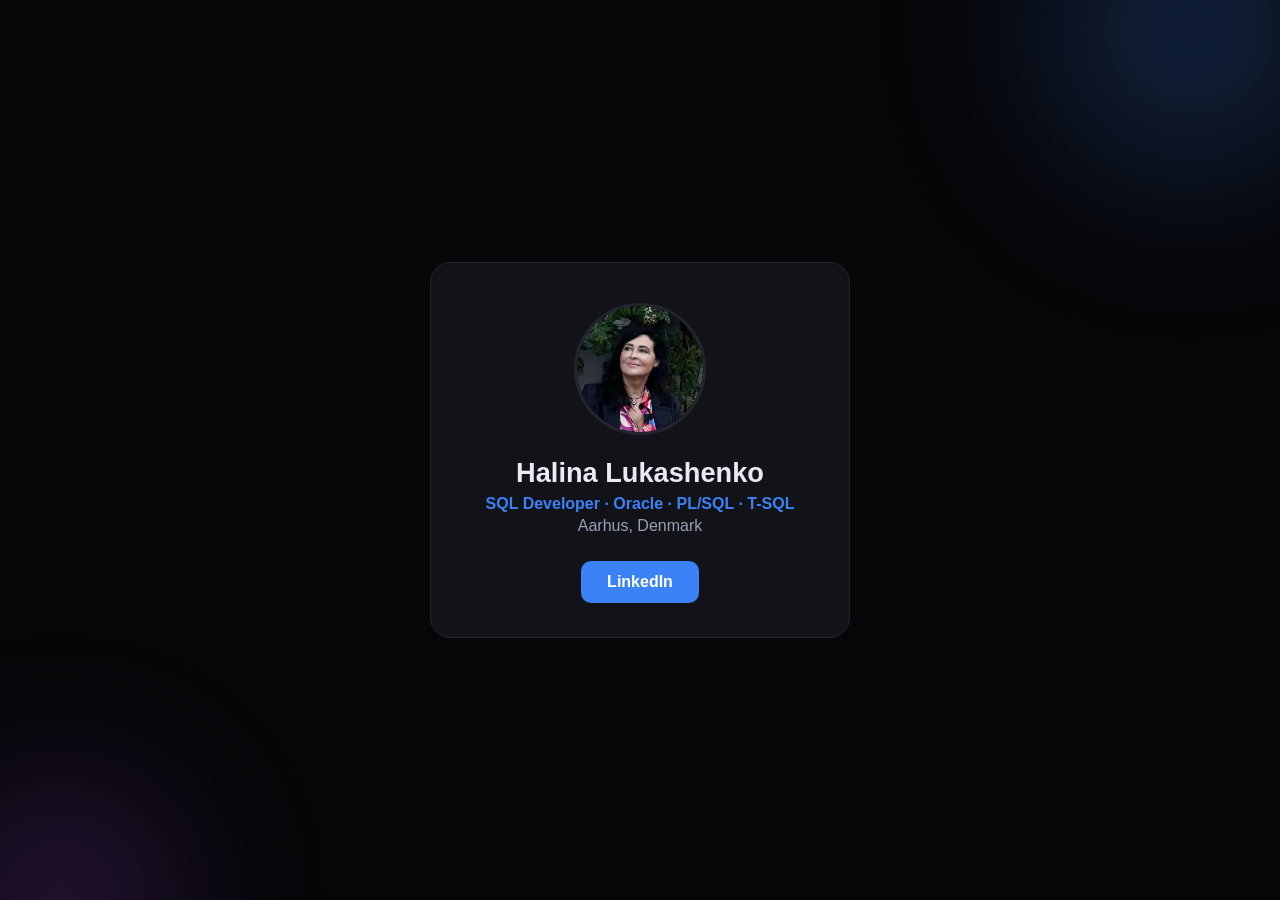
<file: index.html>
<!DOCTYPE html>
<html lang="en">
<head>
<meta charset="UTF-8">
<meta name="viewport" content="width=device-width, initial-scale=1.0">
<title>Halina Lukashenko</title>
<meta name="description" content="Halina Lukashenko, SQL developer in Aarhus, Denmark.">
<meta property="og:title" content="Halina Lukashenko">
<meta property="og:description" content="SQL developer in Aarhus, Denmark.">
<meta property="og:type" content="website">
<meta property="og:url" content="https://halyna-projects.github.io/">
<script data-goatcounter="https://halyna-demo-dk-jobbot.goatcounter.com/count" async src="//gc.zgo.at/count.js"></script>
<style>
  :root {
    --accent: #3b82f6;
    --accent2: #a855f7;
    --text: #e9eaf2;
    --muted: #9aa0b8;
    --bg: #060608;
    --border: #24242f;
    --surface: #121219;
  }
  * { box-sizing: border-box; }
  body {
    margin: 0; min-height: 100vh; display: flex; align-items: center; justify-content: center; padding: 24px 16px;
    font-family: -apple-system, BlinkMacSystemFont, "Segoe UI", Roboto, Helvetica, Arial, sans-serif;
    color: var(--text); background: var(--bg); overflow-x: hidden; position: relative;
  }
  .blob { position: fixed; border-radius: 50%; filter: blur(80px); opacity: 0.35; pointer-events: none; }
  .blob-1 { width: 420px; height: 420px; top: -180px; right: -120px; background: radial-gradient(circle, var(--accent) 0%, transparent 70%); }
  .blob-2 { width: 320px; height: 320px; bottom: -160px; left: -100px; background: radial-gradient(circle, var(--accent2) 0%, transparent 70%); }
  .card {
    position: relative; width: 100%; max-width: 420px; text-align: center; padding: 40px 28px 34px;
    background: var(--surface); border: 1px solid var(--border); border-radius: 20px;
  }
  .card img { width: 132px; height: 132px; object-fit: cover; object-position: center top; border-radius: 50%; border: 3px solid var(--border); margin-bottom: 18px; }
  h1 { font-size: 1.7rem; margin: 0 0 6px; }
  .role { color: var(--accent); font-weight: 600; margin: 0 0 4px; }
  .nw { white-space: nowrap; }
  .place { color: var(--muted); margin: 0 0 26px; }
  .btn { display: inline-block; padding: 12px 26px; border-radius: 10px; background: var(--accent); color: #fff; font-weight: 600; text-decoration: none; }
  .btn:hover { background: #2563eb; }
</style>
</head>
<body>
  <div class="blob blob-1"></div>
  <div class="blob blob-2"></div>
  <main class="card">
    <img src="work/assets/halina.jpg" alt="Halina Lukashenko">
    <h1>Halina Lukashenko</h1>
    <p class="role">SQL Developer · Oracle · PL/SQL · <span class="nw">T-SQL</span></p>
    <p class="place">Aarhus, Denmark</p>
    <a class="btn" href="https://linkedin.com/in/halina-lukashenko">LinkedIn</a>
  </main>
</body>
</html>
</file>
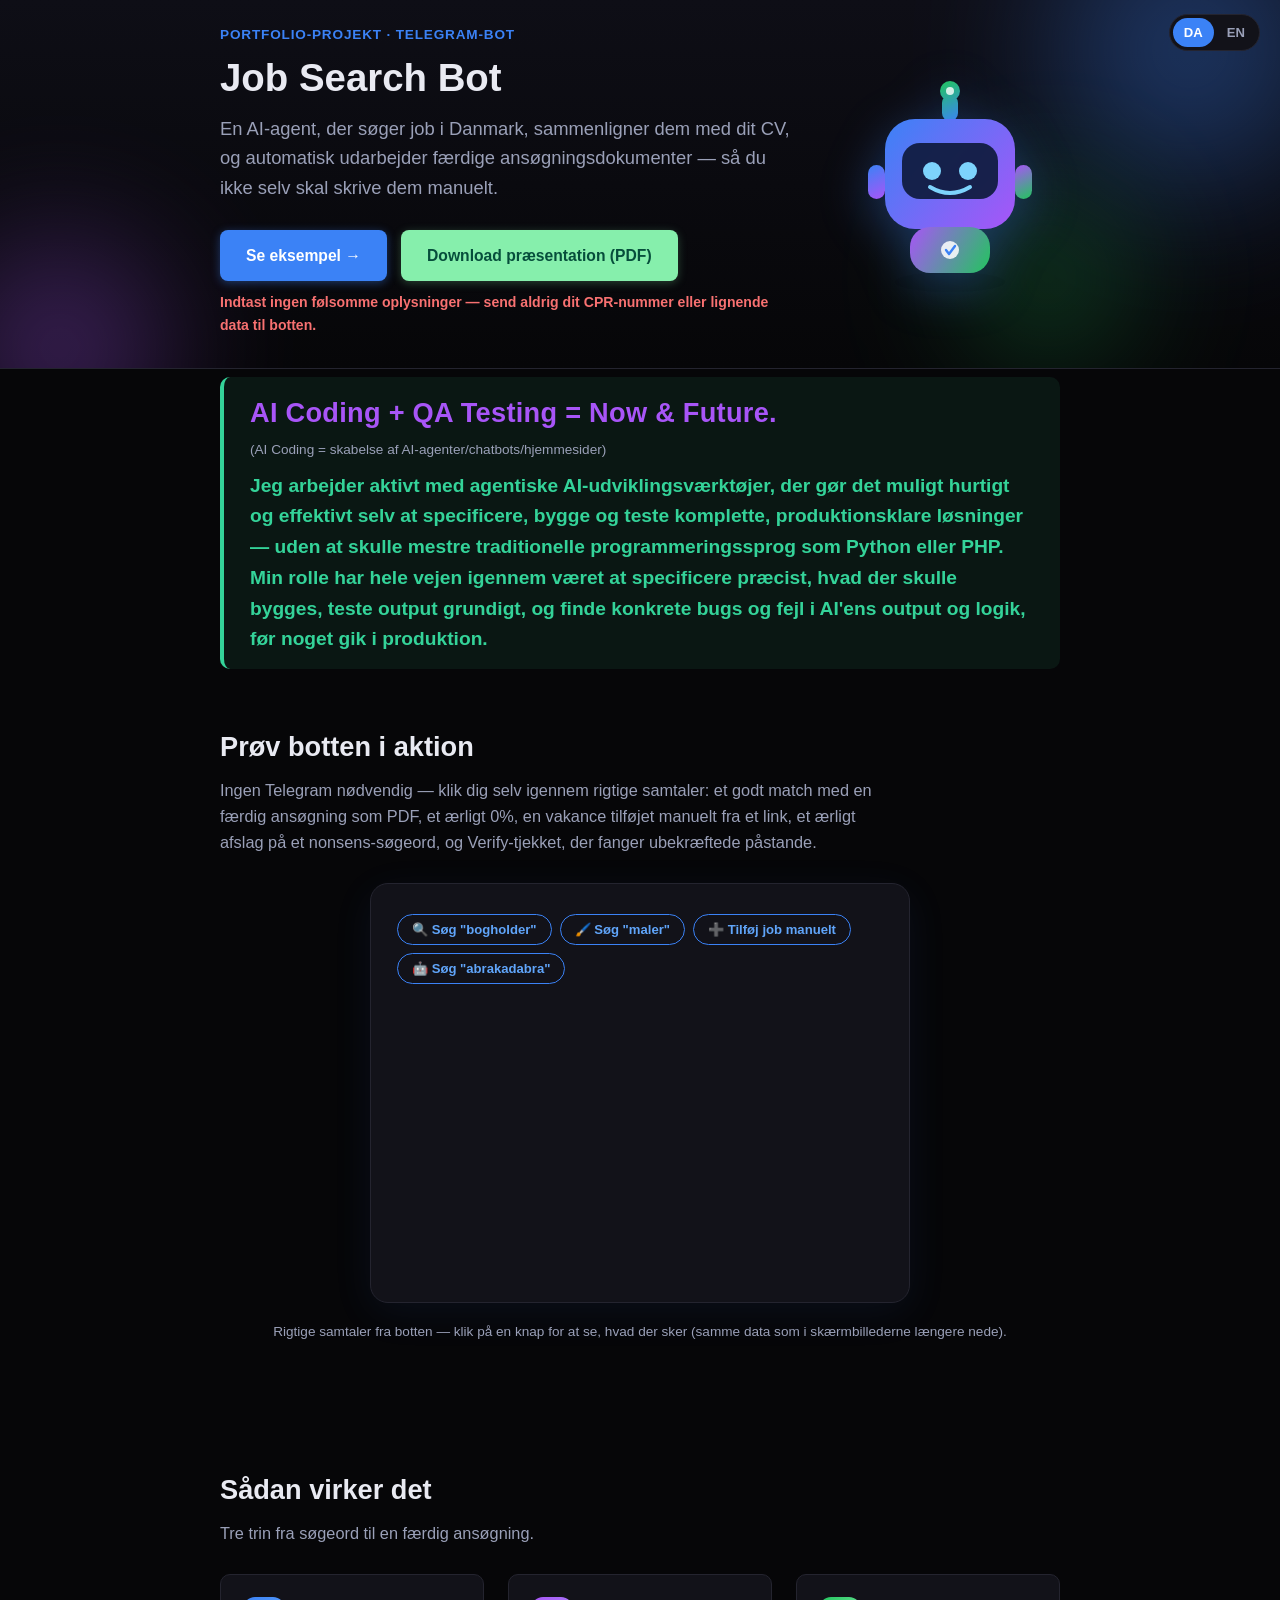
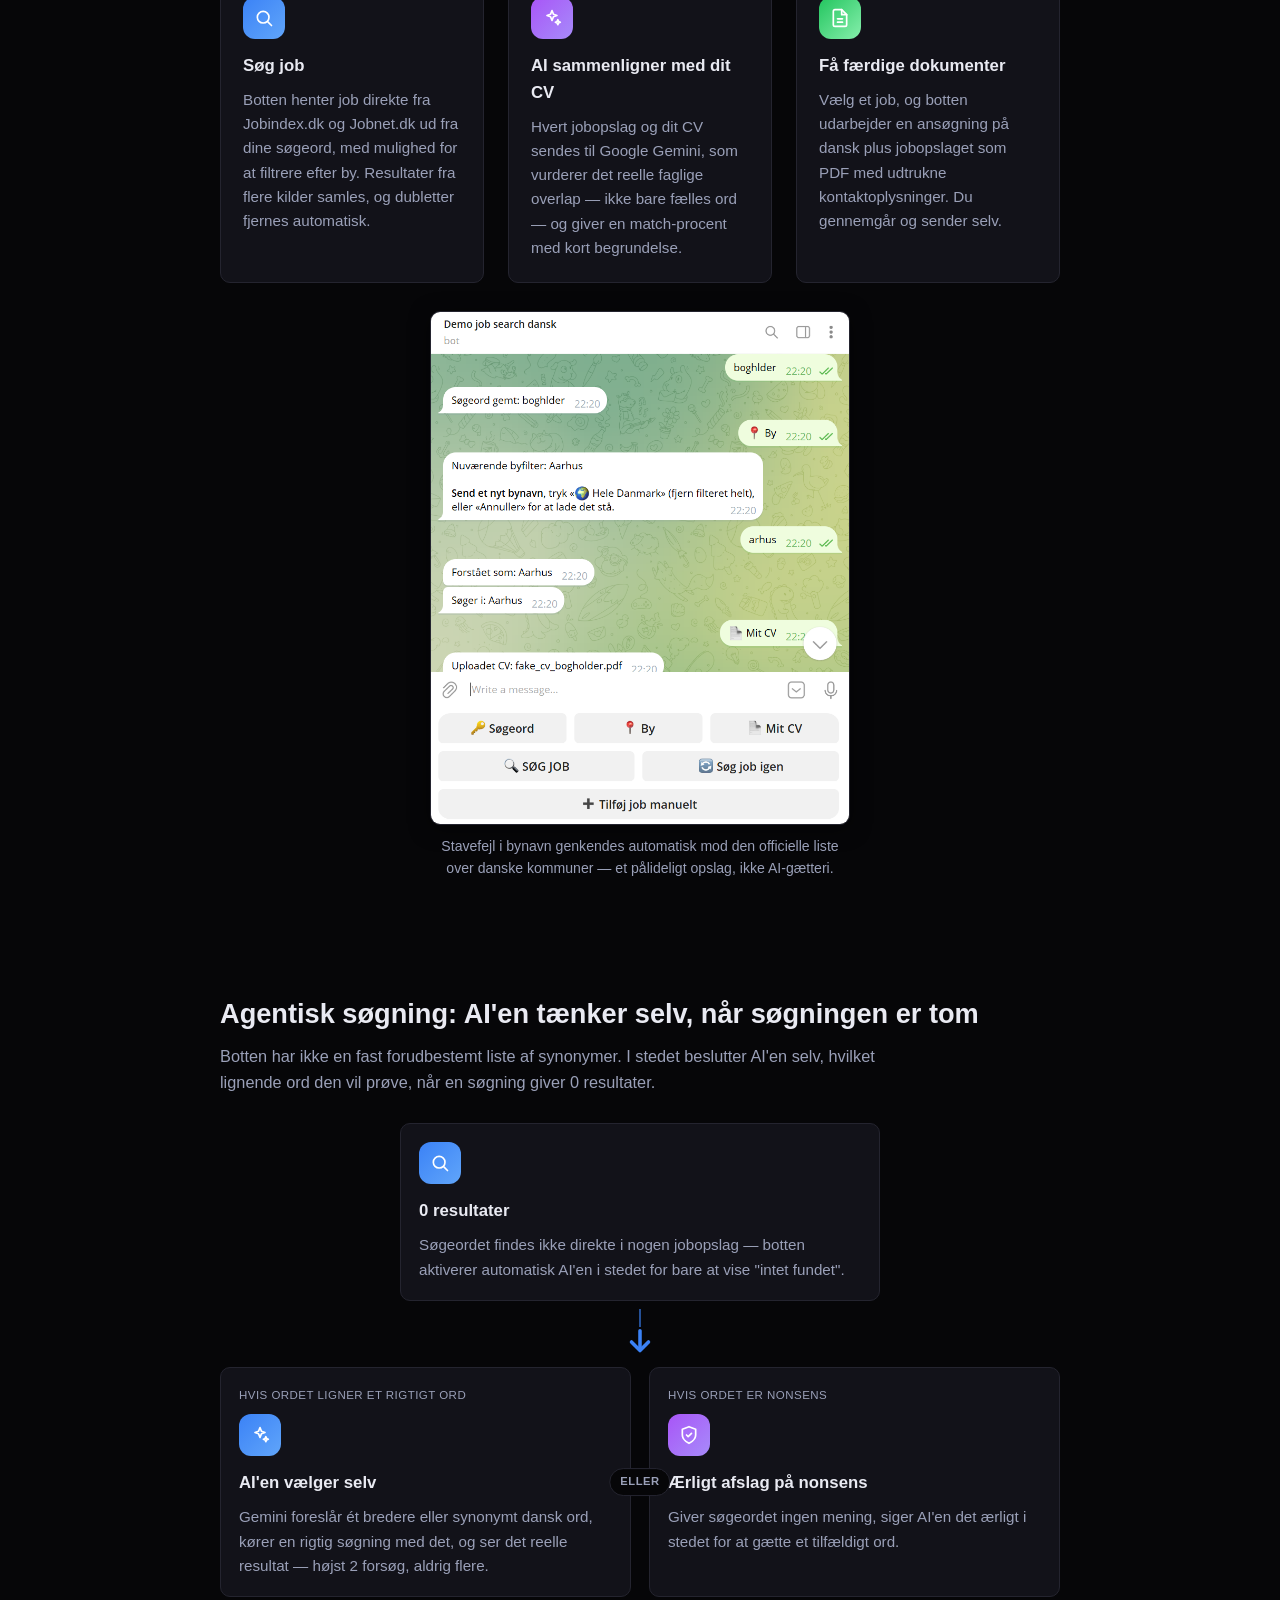
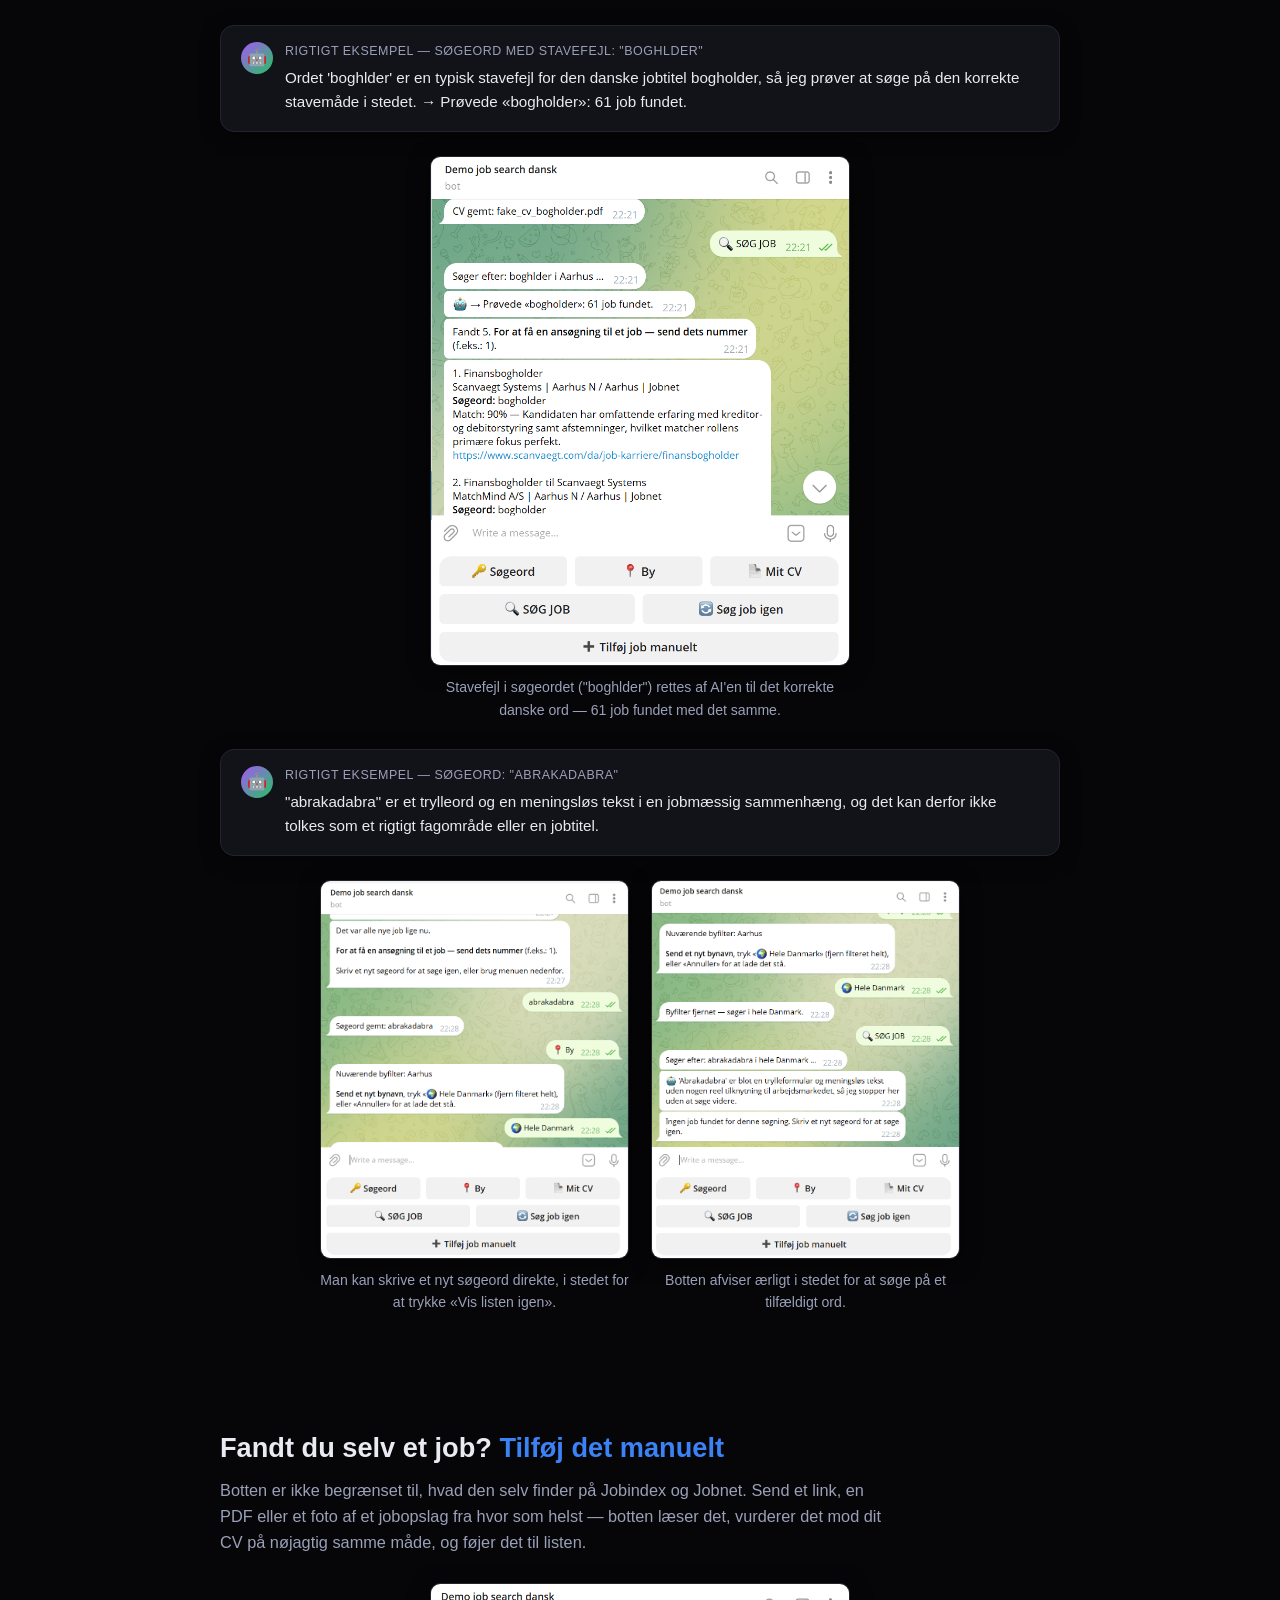
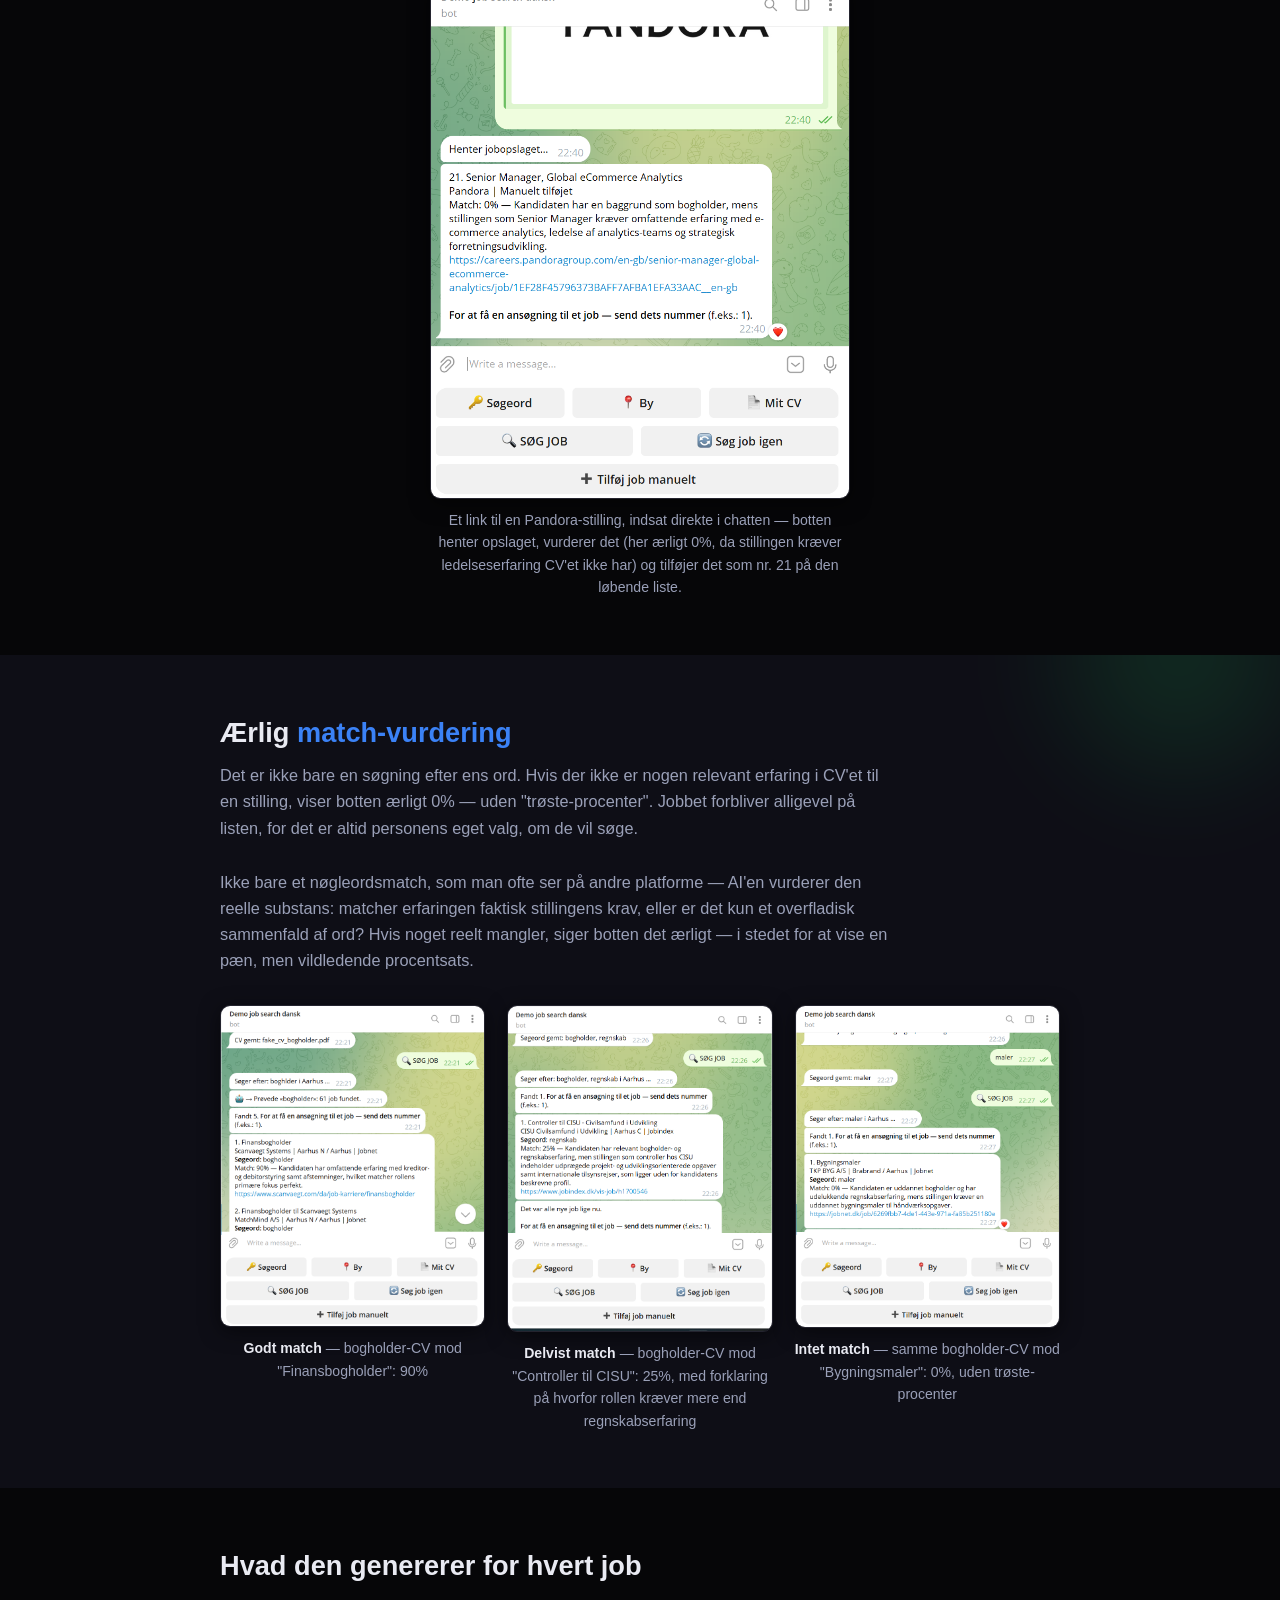
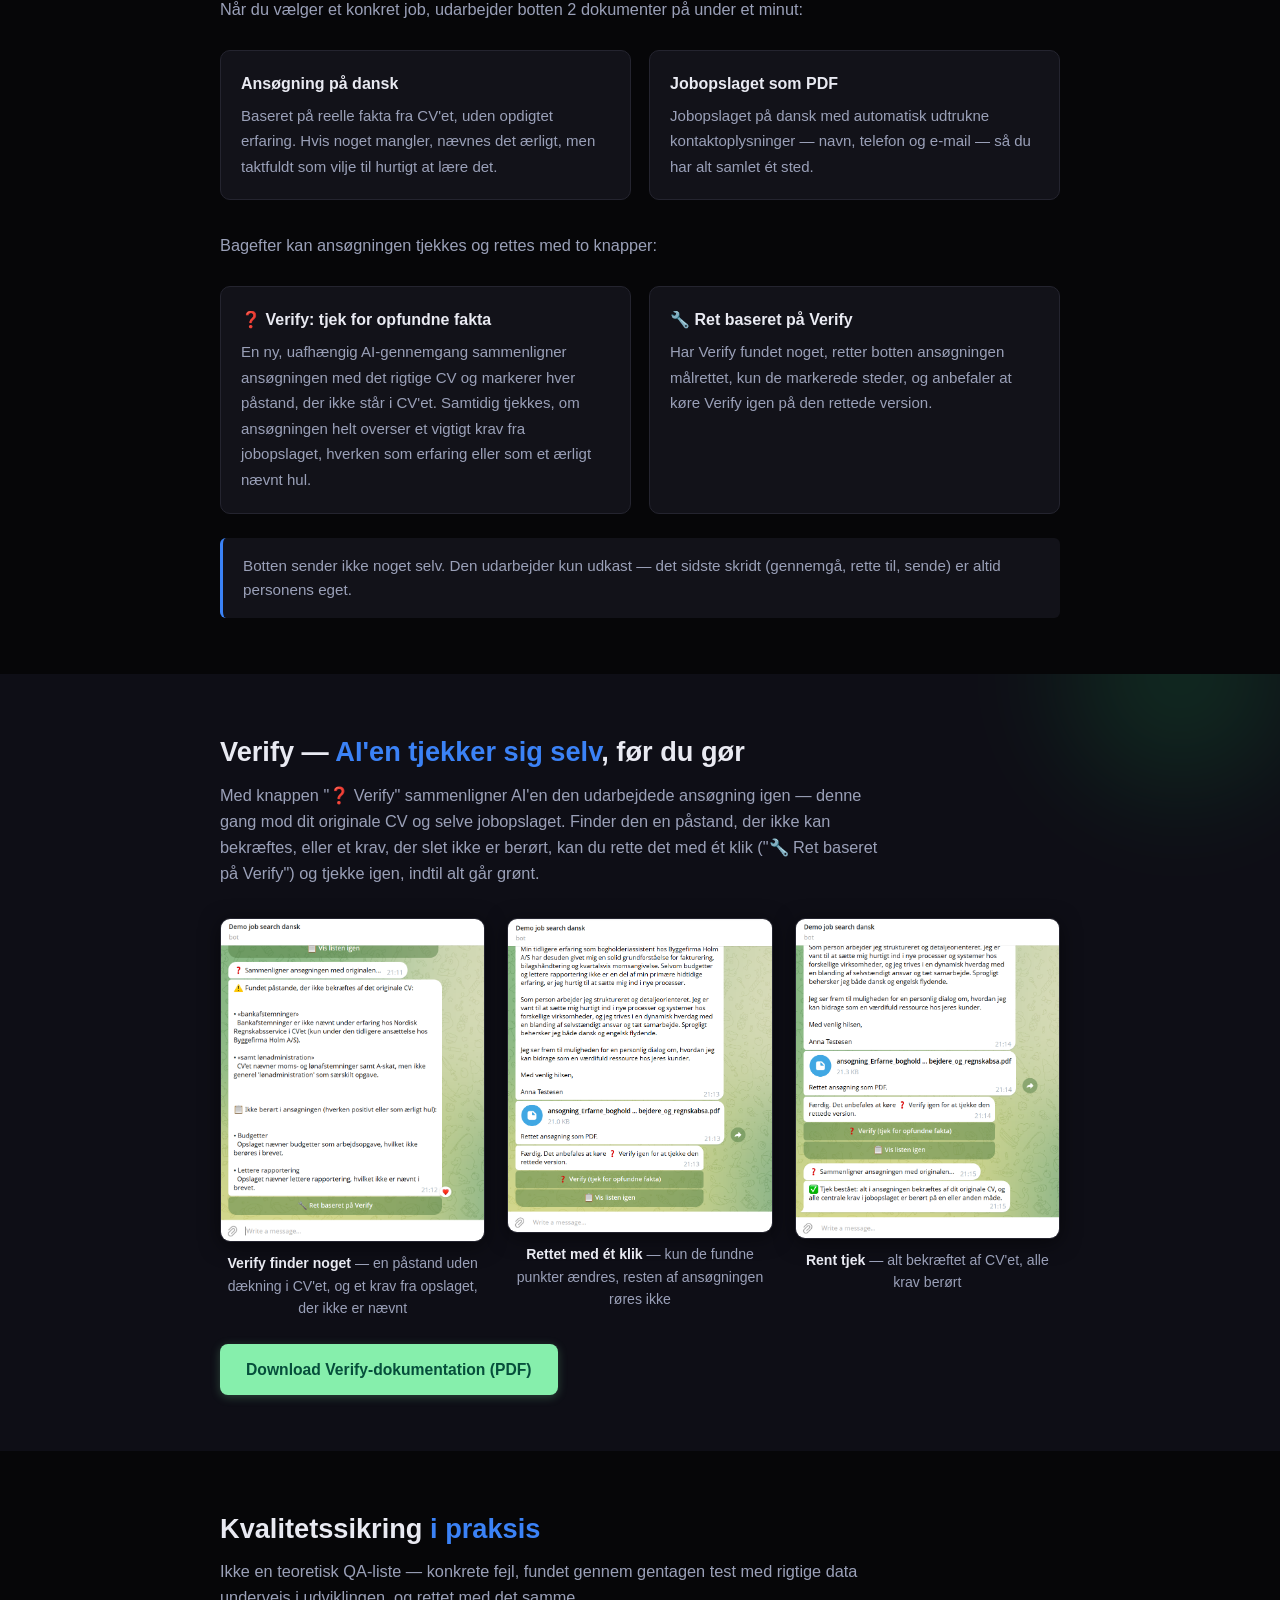
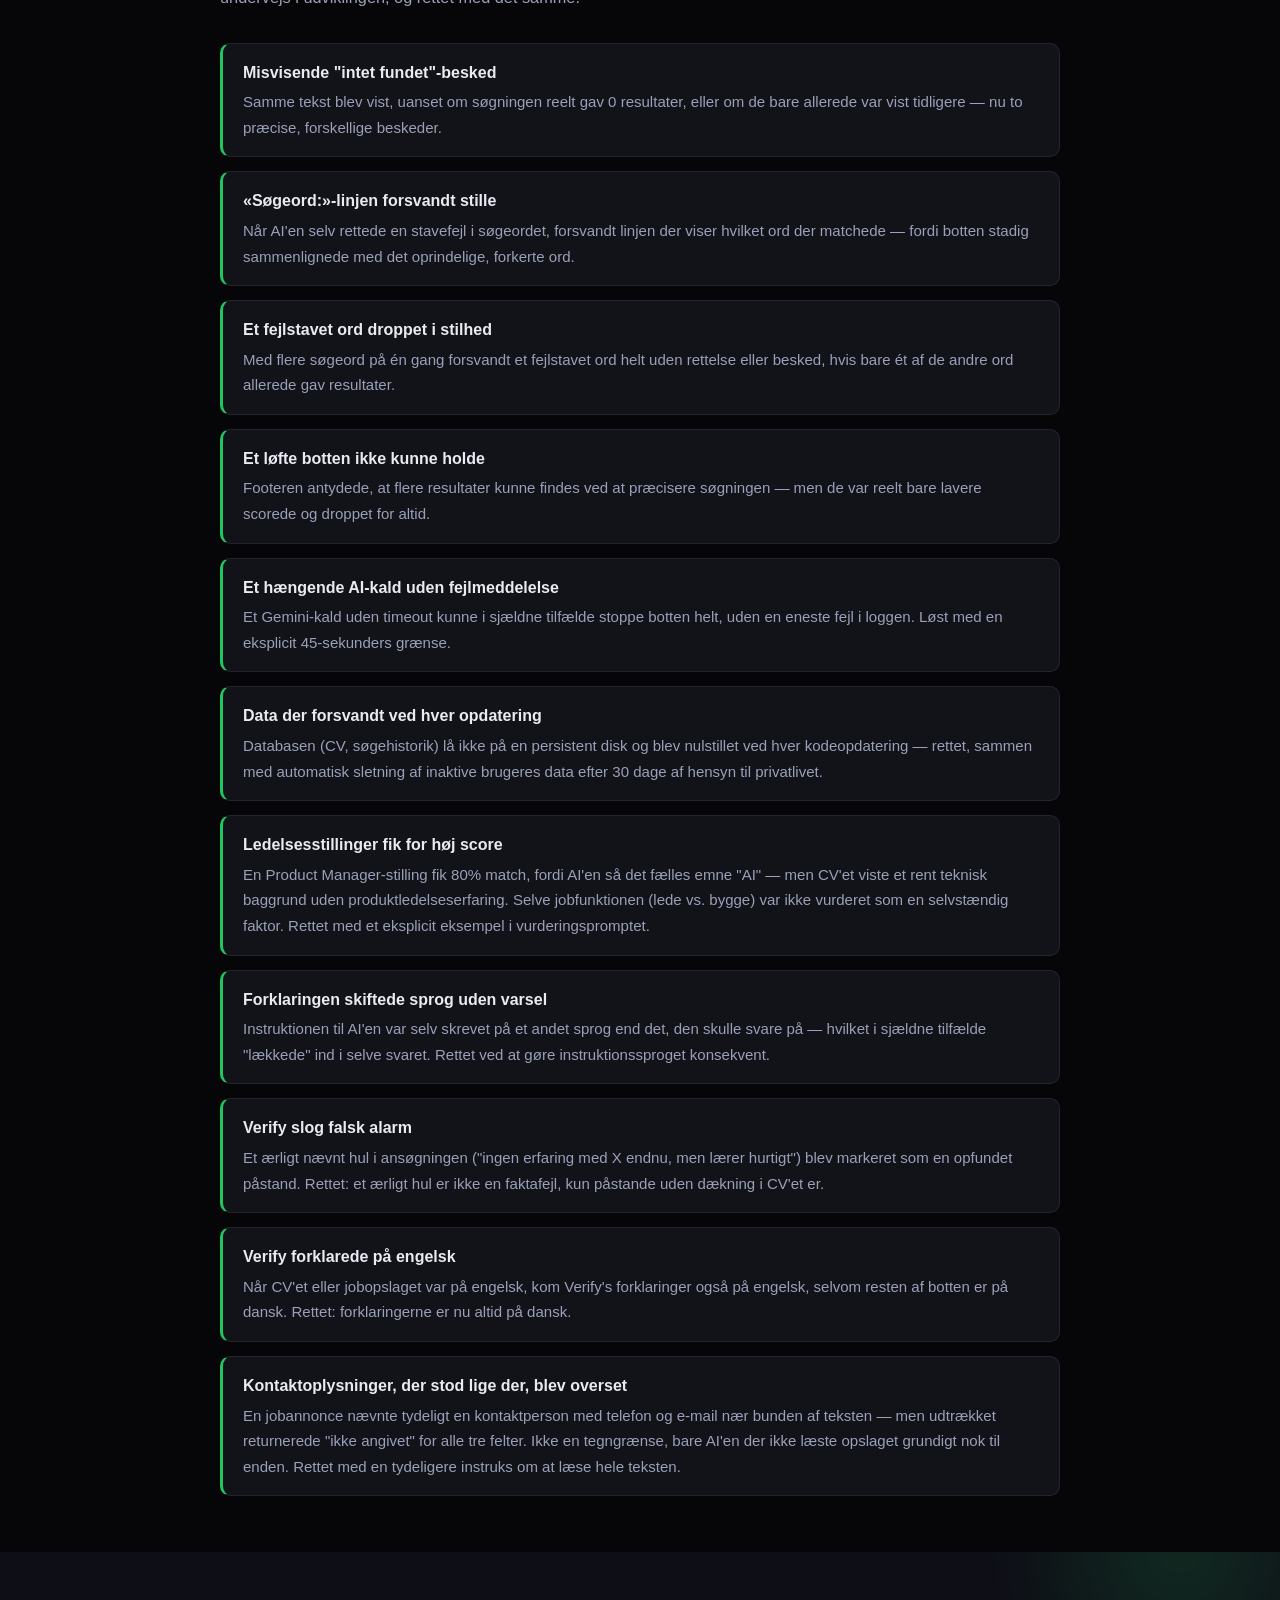
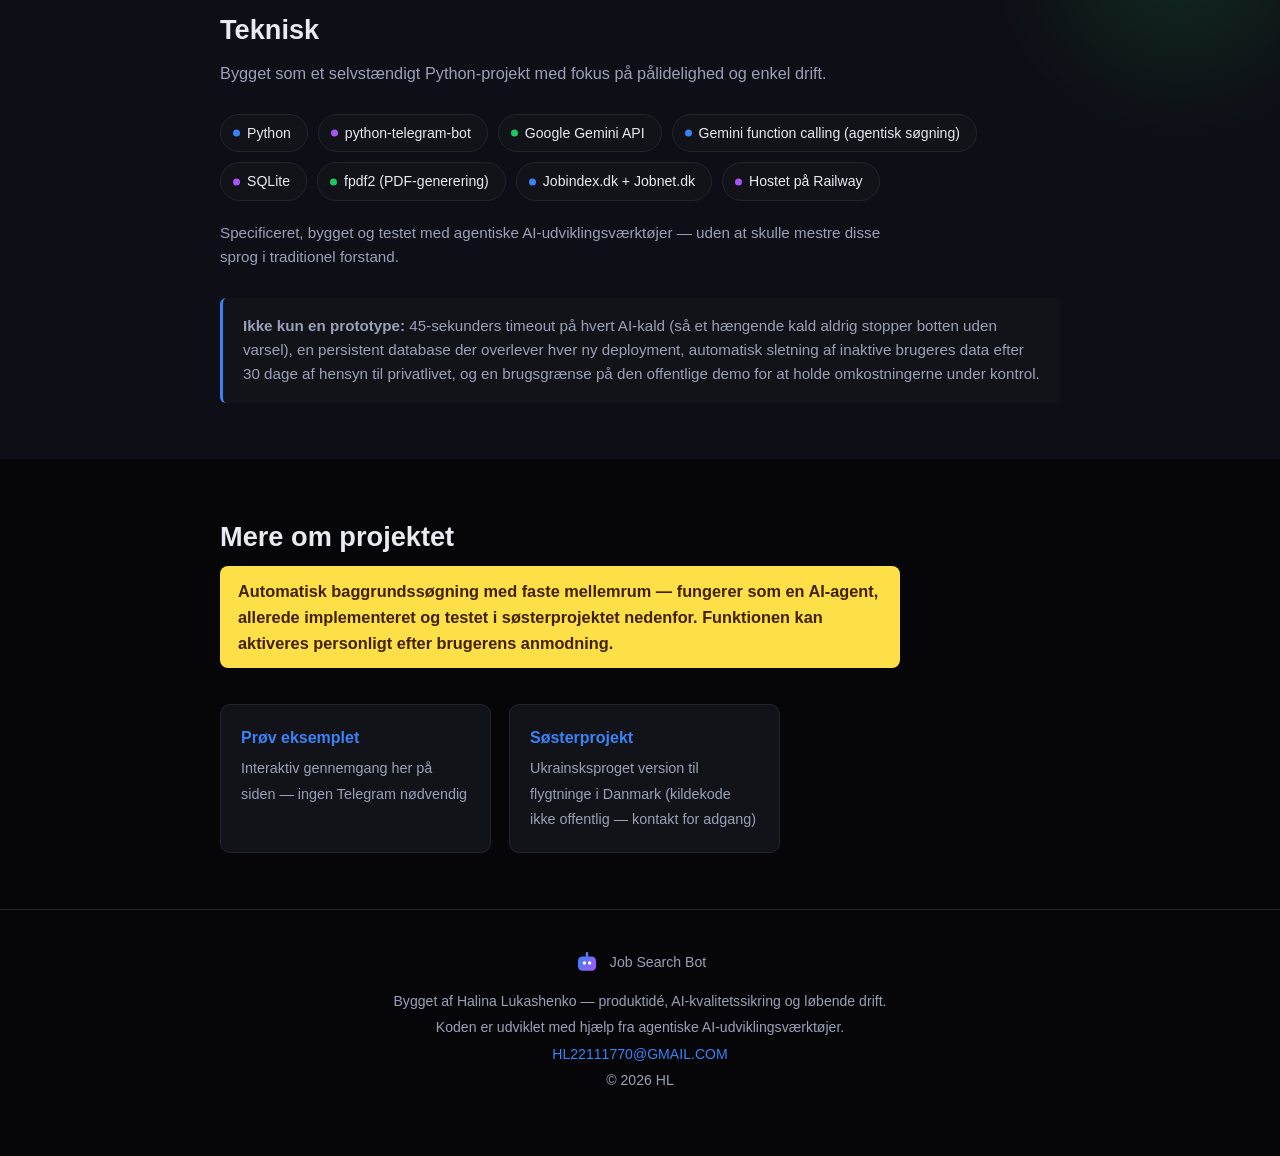
<file: dk/index.html>
<!DOCTYPE html>
<html lang="da">
<head>
<meta charset="UTF-8">
<meta name="viewport" content="width=device-width, initial-scale=1.0">
<title>Job Search Bot — Telegram-bot til jobsøgning i Danmark</title>
<meta name="description" content="En Telegram-bot der søger job i Danmark, sammenligner dem med dit CV via kunstig intelligens, og udarbejder færdige ansøgningsdokumenter.">
<link rel="alternate" hreflang="da" href="https://halyna-projects.github.io/dk/">
<link rel="alternate" hreflang="en" href="https://halyna-projects.github.io/en/">
<script data-goatcounter="https://halyna-demo-dk-jobbot.goatcounter.com/count" async src="//gc.zgo.at/count.js"></script>
<style>
  :root {
    --accent: #3b82f6;
    --accent-dark: #60a5fa;
    --accent2: #a855f7;
    --accent3: #22c55e;
    --accent-emerald: #34d399;
    --text: #e9eaf2;
    --muted: #9aa0b8;
    --bg: #060608;
    --bg-alt: #0e0e16;
    --border: #24242f;
    --surface: #121219;
  }
  * { box-sizing: border-box; }
  body {
    margin: 0;
    font-family: -apple-system, BlinkMacSystemFont, "Segoe UI", Roboto, Helvetica, Arial, sans-serif;
    color: var(--text);
    background: var(--bg);
    line-height: 1.6;
  }
  .wrap { max-width: 880px; margin: 0 auto; padding: 0 20px; }

  header.hero {
    position: relative;
    overflow: hidden;
    background: linear-gradient(180deg, var(--bg-alt) 0%, var(--bg) 100%);
    border-bottom: 1px solid var(--border);
    padding: 24px 0 18px;
  }
  .blob {
    position: absolute;
    border-radius: 50%;
    filter: blur(60px);
    opacity: 0.45;
    z-index: 0;
    pointer-events: none;
  }
  .blob-1 {
    width: 420px; height: 420px;
    top: -160px; right: -120px;
    background: radial-gradient(circle, var(--accent) 0%, transparent 70%);
  }
  .blob-2 {
    width: 320px; height: 320px;
    bottom: -140px; left: -100px;
    background: radial-gradient(circle, var(--accent2) 0%, transparent 70%);
  }
  .blob-3 {
    width: 260px; height: 260px;
    top: 40%; right: 8%;
    background: radial-gradient(circle, var(--accent3) 0%, transparent 70%);
    opacity: 0.35;
  }
  .hero-inner {
    position: relative;
    z-index: 1;
    display: flex;
    align-items: center;
    gap: 40px;
    flex-wrap: wrap;
  }
  .hero-text { flex: 1 1 480px; min-width: 0; }
  .hero-mascot { flex: 0 0 220px; display: flex; justify-content: center; }
  .hero-mascot svg { width: 200px; height: auto; filter: drop-shadow(0 12px 24px rgba(59, 130, 246, 0.35)); }
  .eyebrow {
    color: var(--accent);
    font-weight: 600;
    font-size: 0.85rem;
    letter-spacing: 0.06em;
    text-transform: uppercase;
    margin-bottom: 10px;
  }
  h1 {
    font-size: 2.4rem;
    line-height: 1.15;
    margin: 0 0 14px;
  }
  .subtitle {
    font-size: 1.15rem;
    color: var(--muted);
    max-width: 620px;
    margin: 0 0 28px;
  }
  .cta-row { display: flex; gap: 14px; flex-wrap: wrap; }
  .btn {
    display: inline-block;
    padding: 13px 26px;
    border-radius: 8px;
    font-weight: 600;
    text-decoration: none;
    font-size: 0.98rem;
    transition: transform 0.08s ease, box-shadow 0.15s ease;
  }
  .btn-primary {
    background: var(--accent);
    color: #fff;
    box-shadow: 0 2px 10px rgba(59, 130, 246, 0.4);
  }
  .btn-primary:hover { background: var(--accent-dark); transform: translateY(-1px); }
  .btn-secondary {
    background: var(--surface);
    color: var(--text);
    border: 1px solid var(--border);
  }
  .btn-secondary:hover { border-color: var(--accent); color: var(--accent); }
  .btn-pdf {
    background: #86efac;
    color: #064e3b;
    box-shadow: 0 2px 10px rgba(134, 239, 172, 0.25);
  }
  .btn-pdf:hover { background: #6ee7a8; transform: translateY(-1px); }

  .ai-highlight { padding: 8px 0 0; }
  .ai-highlight-box {
    border-left: 4px solid var(--accent-emerald);
    background: rgba(52, 211, 153, 0.08);
    border-radius: 10px;
    padding: 14px 26px;
  }
  .ai-highlight-text {
    color: var(--accent-emerald);
    font-weight: 600;
    font-size: 1.2rem;
    line-height: 1.6;
    margin: 10px 0 0;
  }
  .ai-highlight-formula {
    color: var(--accent2);
    font-weight: 800;
    font-size: 1.7rem;
    letter-spacing: 0.01em;
    margin: 0;
  }
  .ai-highlight-formula-note {
    color: var(--muted);
    font-weight: 500;
    font-size: 0.85rem;
    margin: 4px 0 0;
  }

  section { padding: 56px 0; position: relative; }
  section.alt {
    background: var(--bg-alt);
    position: relative;
    overflow: hidden;
  }
  section.alt::before {
    content: "";
    position: absolute;
    width: 360px; height: 360px;
    top: -180px; right: -80px;
    border-radius: 50%;
    background: radial-gradient(circle, var(--accent3) 0%, transparent 70%);
    opacity: 0.18;
    filter: blur(40px);
    pointer-events: none;
  }
  section.alt > .wrap { position: relative; z-index: 1; }
  h2 {
    font-size: 1.7rem;
    margin: 0 0 8px;
    color: var(--text);
  }
  h2 .accent { color: var(--accent); }
  p.lead {
    color: var(--muted);
    font-size: 1.02rem;
    max-width: 680px;
    margin: 0 0 28px;
  }

  .steps {
    display: grid;
    grid-template-columns: repeat(3, 1fr);
    gap: 24px;
    margin-top: 8px;
  }
  .step {
    background: var(--surface);
    border: 1px solid var(--border);
    border-radius: 10px;
    padding: 22px;
  }
  .step {
    transition: transform 0.15s ease, box-shadow 0.15s ease;
  }
  .step:hover { transform: translateY(-3px); box-shadow: 0 10px 28px rgba(59,130,246,0.15); }
  .step .num {
    display: inline-flex;
    align-items: center;
    justify-content: center;
    width: 42px; height: 42px;
    border-radius: 12px;
    color: #fff;
    margin-bottom: 14px;
  }
  .step .num svg { width: 20px; height: 20px; }
  .step:nth-child(1) .num { background: linear-gradient(135deg, var(--accent), #60a5fa); }
  .step:nth-child(2) .num { background: linear-gradient(135deg, var(--accent2), #a78bfa); }
  .step:nth-child(3) .num { background: linear-gradient(135deg, var(--accent3), #86efac); }
  .step h3 { margin: 0 0 8px; font-size: 1.05rem; }
  .step p { margin: 0; color: var(--muted); font-size: 0.95rem; }

  .shots {
    display: grid;
    grid-template-columns: repeat(3, 1fr);
    gap: 22px;
    margin-top: 32px;
  }
  .shots-2 {
    display: grid;
    grid-template-columns: repeat(2, 1fr);
    gap: 22px;
    max-width: 640px;
    margin: 24px auto 0;
  }
  figure { margin: 0; }
  figure img {
    width: 100%;
    display: block;
    border-radius: 10px;
    border: 1px solid var(--border);
    box-shadow: 0 4px 20px rgba(0,0,0,0.5);
  }
  figcaption {
    margin-top: 10px;
    font-size: 0.88rem;
    color: var(--muted);
    text-align: center;
  }
  figcaption strong { color: var(--text); }

  .docs-list {
    list-style: none;
    padding: 0;
    margin: 0;
    display: grid;
    grid-template-columns: repeat(2, 1fr);
    gap: 18px;
  }
  .docs-list li {
    background: var(--surface);
    border: 1px solid var(--border);
    border-radius: 10px;
    padding: 20px;
  }
  .docs-list li strong { display: block; margin-bottom: 6px; }
  .docs-list li span { color: var(--muted); font-size: 0.94rem; }

  .note {
    background: var(--surface);
    border-left: 3px solid var(--accent);
    border-radius: 6px;
    padding: 16px 20px;
    color: var(--muted);
    font-size: 0.95rem;
    margin-top: 24px;
  }

  .qa-list {
    list-style: none;
    padding: 0;
    margin: 32px 0 0;
    display: flex;
    flex-direction: column;
    gap: 14px;
  }
  .qa-list li {
    background: var(--surface);
    border: 1px solid var(--border);
    border-left: 3px solid var(--accent3);
    border-radius: 10px;
    padding: 16px 20px;
  }
  .qa-list li strong { display: block; margin-bottom: 4px; }
  .qa-list li span { color: var(--muted); font-size: 0.94rem; }

  .stack {
    display: flex;
    flex-wrap: wrap;
    gap: 10px;
    margin-top: 20px;
  }
  .pill {
    background: var(--surface);
    border: 1px solid var(--border);
    border-radius: 999px;
    padding: 7px 16px;
    font-size: 0.88rem;
    color: var(--text);
    position: relative;
    padding-left: 26px;
  }
  .pill::before {
    content: "";
    position: absolute;
    left: 12px; top: 50%;
    width: 7px; height: 7px;
    border-radius: 50%;
    transform: translateY(-50%);
    background: var(--accent);
  }
  .stack .pill:nth-child(3n+2)::before { background: var(--accent2); }
  .stack .pill:nth-child(3n)::before { background: var(--accent3); }

  .links-grid {
    display: grid;
    grid-template-columns: repeat(3, 1fr);
    gap: 18px;
    margin-top: 8px;
  }
  .links-grid.links-grid-2 {
    grid-template-columns: repeat(2, 1fr);
    max-width: 560px;
  }
  .link-card {
    display: block;
    background: var(--surface);
    border: 1px solid var(--border);
    border-radius: 10px;
    padding: 20px;
    text-decoration: none;
    color: var(--text);
    transition: border-color 0.15s ease, transform 0.08s ease;
  }
  .link-card:hover { border-color: var(--accent); transform: translateY(-2px); }
  .link-card strong { display: block; margin-bottom: 4px; color: var(--accent); }
  .link-card span { color: var(--muted); font-size: 0.9rem; }

  footer {
    padding: 40px 0 60px;
    color: var(--muted);
    font-size: 0.88rem;
    text-align: center;
    border-top: 1px solid var(--border);
  }
  footer a { color: var(--accent); text-decoration: none; }
  footer p { margin: 4px 0; }
  .footer-mascot {
    display: flex;
    align-items: center;
    justify-content: center;
    gap: 10px;
    margin-bottom: 14px;
  }
  .footer-mascot svg { width: 26px; height: 26px; }

  .agent-flow-branch { margin-top: 8px; }
  .agent-flow-branch .step { padding: 18px; }
  .agent-flow-branch .step.trigger { max-width: 480px; margin: 0 auto; }
  .branch-connector {
    display: flex;
    flex-direction: column;
    align-items: center;
    gap: 0;
    padding: 8px 0;
    color: var(--accent);
  }
  .branch-connector .line {
    width: 2px;
    height: 18px;
    background: var(--accent);
    opacity: 0.6;
  }
  .branch-connector svg {
    width: 34px;
    height: 34px;
    margin-top: -2px;
  }
  .branch-row {
    display: grid;
    grid-template-columns: repeat(2, 1fr);
    gap: 18px;
    position: relative;
  }
  .branch-row::before {
    content: "eller";
    position: absolute;
    top: 50%;
    left: 50%;
    transform: translate(-50%, -50%);
    background: var(--bg);
    color: var(--muted);
    font-size: 0.7rem;
    font-weight: 700;
    text-transform: uppercase;
    letter-spacing: 0.05em;
    padding: 4px 10px;
    border: 1px solid var(--border);
    border-radius: 999px;
    z-index: 1;
  }
  .branch-tag {
    display: block;
    font-size: 0.72rem;
    color: var(--muted);
    text-transform: uppercase;
    letter-spacing: 0.04em;
    margin-bottom: 10px;
  }
  @media (max-width: 720px) {
    .branch-row::before { display: none; }
  }
  .bot-bubble {
    display: flex;
    align-items: flex-start;
    gap: 12px;
    background: var(--surface);
    border: 1px solid var(--border);
    border-radius: 14px;
    padding: 16px 20px;
    margin-top: 28px;
    box-shadow: 0 4px 20px rgba(0,0,0,0.4);
  }
  .bot-bubble .avatar {
    flex: 0 0 32px;
    width: 32px; height: 32px;
    border-radius: 50%;
    background: linear-gradient(135deg, var(--accent2), var(--accent3));
    display: flex;
    align-items: center;
    justify-content: center;
    font-size: 1rem;
  }
  .bot-bubble p {
    margin: 0;
    font-size: 0.95rem;
    color: var(--text);
  }
  .bot-bubble .label {
    display: block;
    font-size: 0.78rem;
    color: var(--muted);
    margin-bottom: 4px;
    text-transform: uppercase;
    letter-spacing: 0.04em;
  }

  .chat-demo {
    background: var(--surface);
    border: 1px solid var(--border);
    border-radius: 18px;
    padding: 26px;
    max-width: 540px;
    margin: 0 auto;
    height: 420px;
    overflow-y: auto;
    scroll-behavior: smooth;
    box-shadow: 0 10px 40px rgba(59,130,246,0.08);
  }
  .chat-demo .msg-row {
    display: flex;
    margin-bottom: 14px;
    opacity: 0;
    transform: translateY(8px);
    animation: msgIn 0.35s ease forwards;
  }
  @keyframes msgIn {
    to { opacity: 1; transform: translateY(0); }
  }
  .chat-demo .msg-row.user { justify-content: flex-end; }
  .chat-demo .msg-row.bot { justify-content: flex-start; align-items: flex-end; gap: 8px; }
  .chat-demo .msg-avatar {
    flex: 0 0 26px;
    width: 26px; height: 26px;
    border-radius: 50%;
    background: linear-gradient(135deg, var(--accent2), var(--accent3));
    display: flex;
    align-items: center;
    justify-content: center;
    font-size: 0.85rem;
  }
  .chat-demo .bubble {
    max-width: 78%;
    padding: 10px 14px;
    border-radius: 14px;
    font-size: 0.88rem;
    line-height: 1.5;
    white-space: pre-line;
  }
  .chat-demo .msg-row.user .bubble {
    background: var(--accent);
    color: #fff;
    border-bottom-right-radius: 4px;
  }
  .chat-demo .msg-row.bot .bubble {
    background: #191922;
    border: 1px solid var(--border);
    color: var(--text);
    border-bottom-left-radius: 4px;
  }
  .chat-demo .typing .bubble {
    display: flex;
    gap: 4px;
    align-items: center;
    padding: 12px 16px;
  }
  .chat-demo .typing .dot {
    width: 6px; height: 6px;
    border-radius: 50%;
    background: var(--muted);
    animation: dotPulse 1.1s infinite ease-in-out;
  }
  .chat-demo .typing .dot:nth-child(2) { animation-delay: 0.15s; }
  .chat-demo .typing .dot:nth-child(3) { animation-delay: 0.3s; }
  @keyframes dotPulse {
    0%, 60%, 100% { opacity: 0.3; transform: scale(0.8); }
    30% { opacity: 1; transform: scale(1); }
  }
  .chat-demo-caption {
    text-align: center;
    color: var(--muted);
    font-size: 0.85rem;
    margin-top: 18px;
  }
  .chat-demo .file-card {
    display: flex;
    align-items: center;
    gap: 10px;
    padding: 8px 10px;
    border-radius: 10px;
    background: rgba(59,130,246,0.1);
  }
  .chat-demo .file-card + .file-card { margin-top: 8px; }
  .chat-demo .file-icon {
    flex: 0 0 30px;
    width: 30px; height: 30px;
    border-radius: 8px;
    background: var(--accent);
    color: #fff;
    display: flex;
    align-items: center;
    justify-content: center;
    font-size: 0.95rem;
  }
  .chat-demo .file-name { font-size: 0.8rem; font-weight: 600; color: var(--text); }
  .chat-demo .file-caption { font-size: 0.74rem; color: var(--muted); margin-top: 2px; }

  .chat-demo .quick-replies {
    display: flex;
    flex-wrap: wrap;
    gap: 8px;
    margin-top: 4px;
    margin-bottom: 14px;
    opacity: 0;
    transform: translateY(8px);
    animation: msgIn 0.35s ease forwards;
  }
  .chat-demo .quick-btn {
    background: var(--surface);
    border: 1px solid var(--accent);
    color: var(--accent-dark);
    border-radius: 999px;
    padding: 7px 14px;
    font-size: 0.82rem;
    font-weight: 600;
    cursor: pointer;
    transition: background 0.12s ease, transform 0.08s ease;
  }
  .chat-demo .quick-btn:hover { background: rgba(59,130,246,0.14); transform: translateY(-1px); }
  .chat-demo .quick-btn:disabled { opacity: 0.4; cursor: default; transform: none; }
  .chat-demo .quick-btn.restart { border-color: var(--border); color: var(--muted); }

  @media (max-width: 720px) {
    h1 { font-size: 1.9rem; }
    .steps, .shots, .shots-2, .docs-list, .links-grid, .branch-row { grid-template-columns: 1fr; }
    .links-grid.links-grid-2 { grid-template-columns: 1fr; }
    .hero-inner { justify-content: center; text-align: center; }
    .hero-mascot { flex-basis: 140px; order: -1; }
    .hero-mascot svg { width: 130px; }
    .subtitle { margin-left: auto; margin-right: auto; }
    .cta-row { justify-content: center; }
  }
  .lang-switch {
    position: absolute;
    top: 14px; right: 20px;
    z-index: 2;
    display: flex;
    gap: 2px;
    background: var(--surface);
    border: 1px solid var(--border);
    border-radius: 999px;
    padding: 3px;
    font-size: 0.82rem;
    font-weight: 600;
  }
  .lang-switch a, .lang-switch span {
    padding: 4px 11px;
    border-radius: 999px;
    color: var(--muted);
    text-decoration: none;
  }
  .lang-switch a:hover { color: var(--text); }
  .lang-switch [aria-current="page"] { background: var(--accent); color: #fff; }
  @media (max-width: 720px) { header.hero { padding-top: 52px; } }
</style>
</head>
<body>

<header class="hero">
  <nav class="lang-switch" aria-label="Sprog">
    <span aria-current="page">DA</span>
    <a href="../en/" hreflang="en" lang="en">EN</a>
  </nav>
  <div class="blob blob-1"></div>
  <div class="blob blob-2"></div>
  <div class="blob blob-3"></div>
  <div class="wrap hero-inner">
    <div class="hero-text">
      <div class="eyebrow">Portfolio-projekt · Telegram-bot</div>
      <h1>Job Search Bot</h1>
      <p class="subtitle">
        En AI-agent, der søger job i Danmark, sammenligner dem med dit CV, og automatisk
        udarbejder færdige ansøgningsdokumenter — så du ikke selv skal skrive dem manuelt.
      </p>
      <div class="cta-row">
        <a class="btn btn-primary" href="#demo">Se eksempel →</a>
        <a class="btn btn-pdf" href="../assets/job-search-bot-presentation.pdf" target="_blank" rel="noopener">Download præsentation (PDF)</a>
      </div>
      <p style="margin-top: 10px; font-size: 0.88rem; color: #f87171; font-weight: 600;">Indtast ingen følsomme oplysninger — send aldrig dit CPR-nummer eller lignende data til botten.</p>
    </div>
    <div class="hero-mascot">
      <svg viewBox="0 0 200 220" fill="none" xmlns="http://www.w3.org/2000/svg">
        <ellipse cx="100" cy="205" rx="55" ry="10" fill="#000" opacity="0.06"/>
        <rect x="92" y="18" width="16" height="26" rx="8" fill="url(#antenna)"/>
        <circle cx="100" cy="14" r="10" fill="url(#antenna)"/>
        <circle cx="100" cy="14" r="4" fill="#fff" opacity="0.8"/>
        <rect x="35" y="42" width="130" height="110" rx="30" fill="url(#head)"/>
        <rect x="52" y="66" width="96" height="56" rx="18" fill="#0f1b3d" opacity="0.92"/>
        <circle cx="82" cy="94" r="9" fill="#7dd3fc"/>
        <circle cx="118" cy="94" r="9" fill="#7dd3fc"/>
        <path d="M80 110 Q100 122 120 110" stroke="#7dd3fc" stroke-width="4" stroke-linecap="round" fill="none"/>
        <rect x="18" y="88" width="17" height="34" rx="8.5" fill="url(#armL)"/>
        <rect x="165" y="88" width="17" height="34" rx="8.5" fill="url(#armR)"/>
        <rect x="60" y="150" width="80" height="46" rx="20" fill="url(#body)"/>
        <circle cx="100" cy="173" r="9" fill="#ffffff" opacity="0.85"/>
        <path d="M96 173 l3 4 l6 -8" stroke="#3b82f6" stroke-width="2.4" stroke-linecap="round" stroke-linejoin="round" fill="none"/>
        <defs>
          <linearGradient id="head" x1="35" y1="42" x2="165" y2="152" gradientUnits="userSpaceOnUse">
            <stop stop-color="#3b82f6"/>
            <stop offset="1" stop-color="#a855f7"/>
          </linearGradient>
          <linearGradient id="body" x1="60" y1="150" x2="140" y2="196" gradientUnits="userSpaceOnUse">
            <stop stop-color="#a855f7"/>
            <stop offset="1" stop-color="#22c55e"/>
          </linearGradient>
          <linearGradient id="antenna" x1="90" y1="4" x2="110" y2="44" gradientUnits="userSpaceOnUse">
            <stop stop-color="#22c55e"/>
            <stop offset="1" stop-color="#3b82f6"/>
          </linearGradient>
          <linearGradient id="armL" x1="18" y1="88" x2="35" y2="122" gradientUnits="userSpaceOnUse">
            <stop stop-color="#3b82f6"/>
            <stop offset="1" stop-color="#a855f7"/>
          </linearGradient>
          <linearGradient id="armR" x1="165" y1="88" x2="182" y2="122" gradientUnits="userSpaceOnUse">
            <stop stop-color="#a855f7"/>
            <stop offset="1" stop-color="#22c55e"/>
          </linearGradient>
        </defs>
      </svg>
    </div>
  </div>
</header>

<section class="ai-highlight">
  <div class="wrap">
    <div class="ai-highlight-box">
      <p class="ai-highlight-formula">AI Coding + QA Testing = Now &amp; Future.</p>
      <p class="ai-highlight-formula-note">(AI Coding = skabelse af AI-agenter/chatbots/hjemmesider)</p>
      <p class="ai-highlight-text">
        Jeg arbejder aktivt med agentiske AI-udviklingsværktøjer, der gør det muligt hurtigt og
        effektivt selv at specificere, bygge og teste komplette, produktionsklare løsninger — uden at skulle mestre
        traditionelle programmeringssprog som Python eller PHP. Min rolle har hele vejen igennem
        været at specificere præcist, hvad der skulle bygges, teste output grundigt, og finde
        konkrete bugs og fejl i AI'ens output og logik, før noget gik i produktion.
      </p>
    </div>
  </div>
</section>

<section id="demo">
  <div class="wrap">
    <h2>Prøv botten i aktion</h2>
    <p class="lead">
      Ingen Telegram nødvendig — klik dig selv igennem rigtige samtaler: et godt match med
      en færdig ansøgning som PDF, et ærligt 0%, en vakance tilføjet manuelt fra et link,
      et ærligt afslag på et nonsens-søgeord, og Verify-tjekket, der fanger ubekræftede påstande.
    </p>
    <div class="chat-demo" id="chatDemo"></div>
    <p class="chat-demo-caption">Rigtige samtaler fra botten — klik på en knap for at se, hvad der sker (samme data som i skærmbillederne længere nede).</p>
  </div>
</section>

<section>
  <div class="wrap">
    <h2>Sådan virker det</h2>
    <p class="lead">Tre trin fra søgeord til en færdig ansøgning.</p>
    <div class="steps">
      <div class="step">
        <div class="num"><svg viewBox="0 0 24 24" fill="none" stroke="#fff" stroke-width="2" stroke-linecap="round" stroke-linejoin="round"><circle cx="11" cy="11" r="7"/><line x1="21" y1="21" x2="16.65" y2="16.65"/></svg></div>
        <h3>Søg job</h3>
        <p>Botten henter job direkte fra Jobindex.dk og Jobnet.dk ud fra dine søgeord, med mulighed for at filtrere efter by. Resultater fra flere kilder samles, og dubletter fjernes automatisk.</p>
      </div>
      <div class="step">
        <div class="num"><svg viewBox="0 0 24 24" fill="none" stroke="#fff" stroke-width="2" stroke-linecap="round" stroke-linejoin="round"><path d="M12 3l1.8 4.6L18 9l-4.2 1.4L12 15l-1.8-4.6L6 9l4.2-1.4L12 3z"/><path d="M19 14l.9 2.1L22 17l-2.1.9L19 20l-.9-2.1L16 17l2.1-.9L19 14z"/></svg></div>
        <h3>AI sammenligner med dit CV</h3>
        <p>Hvert jobopslag og dit CV sendes til Google Gemini, som vurderer det reelle faglige overlap — ikke bare fælles ord — og giver en match-procent med kort begrundelse.</p>
      </div>
      <div class="step">
        <div class="num"><svg viewBox="0 0 24 24" fill="none" stroke="#fff" stroke-width="2" stroke-linecap="round" stroke-linejoin="round"><path d="M14 2H6a2 2 0 0 0-2 2v16a2 2 0 0 0 2 2h12a2 2 0 0 0 2-2V8z"/><polyline points="14 2 14 8 20 8"/><line x1="9" y1="13" x2="15" y2="13"/><line x1="9" y1="17" x2="15" y2="17"/></svg></div>
        <h3>Få færdige dokumenter</h3>
        <p>Vælg et job, og botten udarbejder en ansøgning på dansk plus jobopslaget som PDF med udtrukne kontaktoplysninger. Du gennemgår og sender selv.</p>
      </div>
    </div>
    <figure style="max-width: 420px; margin: 28px auto 0;">
      <img src="../assets/city-typo-example.png" alt="Skærmbillede: bynavnet 'Arhus' (stavefejl) genkendes automatisk som Aarhus">
      <figcaption>Stavefejl i bynavn genkendes automatisk mod den officielle liste over danske kommuner — et pålideligt opslag, ikke AI-gætteri.</figcaption>
    </figure>
  </div>
</section>

<section>
  <div class="wrap">
    <h2>Agentisk søgning: AI'en tænker selv, når søgningen er tom</h2>
    <p class="lead">
      Botten har ikke en fast forudbestemt liste af synonymer. I stedet beslutter AI'en selv,
      hvilket lignende ord den vil prøve, når en søgning giver 0 resultater.
    </p>
    <div class="agent-flow-branch">
      <div class="step trigger">
        <div class="num"><svg viewBox="0 0 24 24" fill="none" stroke="#fff" stroke-width="2" stroke-linecap="round" stroke-linejoin="round"><circle cx="11" cy="11" r="7"/><line x1="21" y1="21" x2="16.65" y2="16.65"/></svg></div>
        <h3>0 resultater</h3>
        <p>Søgeordet findes ikke direkte i nogen jobopslag — botten aktiverer automatisk AI'en i stedet for bare at vise "intet fundet".</p>
      </div>
      <div class="branch-connector"><div class="line"></div><svg viewBox="0 0 24 24" fill="none" stroke="currentColor" stroke-width="2.5" stroke-linecap="round" stroke-linejoin="round"><path d="M12 4v13"/><path d="M6 12l6 6 6-6"/></svg></div>
      <div class="branch-row">
        <div class="step">
          <span class="branch-tag">hvis ordet ligner et rigtigt ord</span>
          <div class="num"><svg viewBox="0 0 24 24" fill="none" stroke="#fff" stroke-width="2" stroke-linecap="round" stroke-linejoin="round"><path d="M12 3l1.8 4.6L18 9l-4.2 1.4L12 15l-1.8-4.6L6 9l4.2-1.4L12 3z"/><path d="M19 14l.9 2.1L22 17l-2.1.9L19 20l-.9-2.1L16 17l2.1-.9L19 14z"/></svg></div>
          <h3>AI'en vælger selv</h3>
          <p>Gemini foreslår ét bredere eller synonymt dansk ord, kører en rigtig søgning med det, og ser det reelle resultat — højst 2 forsøg, aldrig flere.</p>
        </div>
        <div class="step">
          <span class="branch-tag">hvis ordet er nonsens</span>
          <div class="num"><svg viewBox="0 0 24 24" fill="none" stroke="#fff" stroke-width="2" stroke-linecap="round" stroke-linejoin="round"><path d="M12 22s8-4 8-10V5l-8-3-8 3v7c0 6 8 10 8 10z"/><path d="M9 12l2 2 4-4"/></svg></div>
          <h3>Ærligt afslag på nonsens</h3>
          <p>Giver søgeordet ingen mening, siger AI'en det ærligt i stedet for at gætte et tilfældigt ord.</p>
        </div>
      </div>
    </div>
    <div class="bot-bubble">
      <div class="avatar">🤖</div>
      <p>
        <span class="label">Rigtigt eksempel — søgeord med stavefejl: "boghlder"</span>
        Ordet 'boghlder' er en typisk stavefejl for den danske jobtitel bogholder, så jeg prøver at
        søge på den korrekte stavemåde i stedet. → Prøvede «bogholder»: 61 job fundet.
      </p>
    </div>
    <figure style="max-width: 420px; margin: 24px auto 0;">
      <img src="../assets/agentic-typo-example.png" alt="Skærmbillede: søgeordet 'boghlder' rettes automatisk til 'bogholder' af AI'en, 61 job fundet">
      <figcaption>Stavefejl i søgeordet ("boghlder") rettes af AI'en til det korrekte danske ord — 61 job fundet med det samme.</figcaption>
    </figure>
    <div class="bot-bubble">
      <div class="avatar">🤖</div>
      <p>
        <span class="label">Rigtigt eksempel — søgeord: "abrakadabra"</span>
        "abrakadabra" er et trylleord og en meningsløs tekst i en jobmæssig sammenhæng, og det kan
        derfor ikke tolkes som et rigtigt fagområde eller en jobtitel.
      </p>
    </div>
    <div class="shots-2">
      <figure>
        <img src="../assets/agentic-sq-example-1.png" alt="Skærmbillede: søgeordet 'abrakadabra' skrives direkte efter «Hvad nu?», i stedet for at trykke Vis listen igen">
        <figcaption>Man kan skrive et nyt søgeord direkte, i stedet for at trykke «Vis listen igen».</figcaption>
      </figure>
      <figure>
        <img src="../assets/agentic-sq-example-2.png" alt="Skærmbillede: botten afviser 'abrakadabra' ærligt i stedet for at gætte et tilfældigt ord">
        <figcaption>Botten afviser ærligt i stedet for at søge på et tilfældigt ord.</figcaption>
      </figure>
    </div>
  </div>
</section>

<section>
  <div class="wrap">
    <h2>Fandt du selv et job? <span class="accent">Tilføj det manuelt</span></h2>
    <p class="lead">
      Botten er ikke begrænset til, hvad den selv finder på Jobindex og Jobnet. Send et link, en
      PDF eller et foto af et jobopslag fra hvor som helst — botten læser det, vurderer det mod
      dit CV på nøjagtig samme måde, og føjer det til listen.
    </p>
    <figure style="max-width: 420px; margin: 0 auto;">
      <img src="../assets/manual-vacancy-example.png" alt="Skærmbillede: et link til en Pandora-stilling tilføjet manuelt, vurderet til 0% match med forklaring om manglende ledelseserfaring">
      <figcaption>Et link til en Pandora-stilling, indsat direkte i chatten — botten henter opslaget, vurderer det (her ærligt 0%, da stillingen kræver ledelseserfaring CV'et ikke har) og tilføjer det som nr. 21 på den løbende liste.</figcaption>
    </figure>
  </div>
</section>

<section class="alt">
  <div class="wrap">
    <h2>Ærlig <span class="accent">match-vurdering</span></h2>
    <p class="lead">
      Det er ikke bare en søgning efter ens ord. Hvis der ikke er nogen relevant erfaring i CV'et
      til en stilling, viser botten ærligt 0% — uden "trøste-procenter". Jobbet forbliver alligevel
      på listen, for det er altid personens eget valg, om de vil søge.
    </p>
    <p class="lead">
      Ikke bare et nøgleordsmatch, som man ofte ser på andre platforme — AI'en vurderer den reelle
      substans: matcher erfaringen faktisk stillingens krav, eller er det kun et overfladisk
      sammenfald af ord? Hvis noget reelt mangler, siger botten det ærligt — i stedet for at vise en
      pæn, men vildledende procentsats.
    </p>
    <div class="shots">
      <figure>
        <img src="../assets/match-positive-v2.png" alt="Eksempel på positivt match: bogholder-CV mod Finansbogholder-stilling, 90%">
        <figcaption><strong>Godt match</strong> — bogholder-CV mod "Finansbogholder": 90%</figcaption>
      </figure>
      <figure>
        <img src="../assets/match-partial-v2.png" alt="Eksempel på delvist match: bogholder-CV mod Controller-stilling, 25%">
        <figcaption><strong>Delvist match</strong> — bogholder-CV mod "Controller til CISU": 25%, med forklaring på hvorfor rollen kræver mere end regnskabserfaring</figcaption>
      </figure>
      <figure>
        <img src="../assets/match-zero-v2.png" alt="Eksempel på intet match: bogholder-CV mod bygningsmaler-stilling, 0%">
        <figcaption><strong>Intet match</strong> — samme bogholder-CV mod "Bygningsmaler": 0%, uden trøste-procenter</figcaption>
      </figure>
    </div>
  </div>
</section>

<section>
  <div class="wrap">
    <h2>Hvad den genererer for hvert job</h2>
    <p class="lead">Når du vælger et konkret job, udarbejder botten 2 dokumenter på under et minut:</p>
    <ul class="docs-list">
      <li>
        <strong>Ansøgning på dansk</strong>
        <span>Baseret på reelle fakta fra CV'et, uden opdigtet erfaring. Hvis noget mangler, nævnes det ærligt, men taktfuldt som vilje til hurtigt at lære det.</span>
      </li>
      <li>
        <strong>Jobopslaget som PDF</strong>
        <span>Jobopslaget på dansk med automatisk udtrukne kontaktoplysninger — navn, telefon og e-mail — så du har alt samlet ét sted.</span>
      </li>
    </ul>
    <p class="lead" style="margin-top: 32px;">Bagefter kan ansøgningen tjekkes og rettes med to knapper:</p>
    <ul class="docs-list">
      <li>
        <strong>❓ Verify: tjek for opfundne fakta</strong>
        <span>En ny, uafhængig AI-gennemgang sammenligner ansøgningen med det rigtige CV og markerer hver påstand, der ikke står i CV'et. Samtidig tjekkes, om ansøgningen helt overser et vigtigt krav fra jobopslaget, hverken som erfaring eller som et ærligt nævnt hul.</span>
      </li>
      <li>
        <strong>🔧 Ret baseret på Verify</strong>
        <span>Har Verify fundet noget, retter botten ansøgningen målrettet, kun de markerede steder, og anbefaler at køre Verify igen på den rettede version.</span>
      </li>
    </ul>
    <div class="note">
      Botten sender ikke noget selv. Den udarbejder kun udkast — det sidste skridt (gennemgå, rette til, sende) er altid personens eget.
    </div>
  </div>
</section>

<section class="alt">
  <div class="wrap">
    <h2>Verify — <span class="accent">AI'en tjekker sig selv</span>, før du gør</h2>
    <p class="lead">
      Med knappen "❓ Verify" sammenligner AI'en den udarbejdede ansøgning igen — denne gang mod dit
      originale CV og selve jobopslaget. Finder den en påstand, der ikke kan bekræftes, eller et krav,
      der slet ikke er berørt, kan du rette det med ét klik ("🔧 Ret baseret på Verify") og tjekke
      igen, indtil alt går grønt.
    </p>
    <div class="shots">
      <figure>
        <img src="../assets/verify-issues-found.png" alt="Verify-resultat: fundet en påstand, der ikke bekræftes af CV'et, og et krav, der ikke er berørt">
        <figcaption><strong>Verify finder noget</strong> — en påstand uden dækning i CV'et, og et krav fra opslaget, der ikke er nævnt</figcaption>
      </figure>
      <figure>
        <img src="../assets/verify-fixed.png" alt="Rettet ansøgning leveret som PDF efter at have trykket på Ret baseret på Verify">
        <figcaption><strong>Rettet med ét klik</strong> — kun de fundne punkter ændres, resten af ansøgningen røres ikke</figcaption>
      </figure>
      <figure>
        <img src="../assets/verify-clean-pass.png" alt="Nyt Verify-tjek: alt bekræftet, tjek bestået">
        <figcaption><strong>Rent tjek</strong> — alt bekræftet af CV'et, alle krav berørt</figcaption>
      </figure>
    </div>
    <div class="cta-row" style="margin-top: 24px;">
      <a class="btn btn-pdf" href="../assets/verify-dokumentation-DA.pdf" target="_blank" rel="noopener">Download Verify-dokumentation (PDF)</a>
    </div>
  </div>
</section>

<section>
  <div class="wrap">
    <h2>Kvalitetssikring <span class="accent">i praksis</span></h2>
    <p class="lead">
      Ikke en teoretisk QA-liste — konkrete fejl, fundet gennem gentagen test med rigtige data
      undervejs i udviklingen, og rettet med det samme.
    </p>
    <ul class="qa-list">
      <li>
        <strong>Misvisende "intet fundet"-besked</strong>
        <span>Samme tekst blev vist, uanset om søgningen reelt gav 0 resultater, eller om de bare allerede var vist tidligere — nu to præcise, forskellige beskeder.</span>
      </li>
      <li>
        <strong>«Søgeord:»-linjen forsvandt stille</strong>
        <span>Når AI'en selv rettede en stavefejl i søgeordet, forsvandt linjen der viser hvilket ord der matchede — fordi botten stadig sammenlignede med det oprindelige, forkerte ord.</span>
      </li>
      <li>
        <strong>Et fejlstavet ord droppet i stilhed</strong>
        <span>Med flere søgeord på én gang forsvandt et fejlstavet ord helt uden rettelse eller besked, hvis bare ét af de andre ord allerede gav resultater.</span>
      </li>
      <li>
        <strong>Et løfte botten ikke kunne holde</strong>
        <span>Footeren antydede, at flere resultater kunne findes ved at præcisere søgningen — men de var reelt bare lavere scorede og droppet for altid.</span>
      </li>
      <li>
        <strong>Et hængende AI-kald uden fejlmeddelelse</strong>
        <span>Et Gemini-kald uden timeout kunne i sjældne tilfælde stoppe botten helt, uden en eneste fejl i loggen. Løst med en eksplicit 45-sekunders grænse.</span>
      </li>
      <li>
        <strong>Data der forsvandt ved hver opdatering</strong>
        <span>Databasen (CV, søgehistorik) lå ikke på en persistent disk og blev nulstillet ved hver kodeopdatering — rettet, sammen med automatisk sletning af inaktive brugeres data efter 30 dage af hensyn til privatlivet.</span>
      </li>
      <li>
        <strong>Ledelsesstillinger fik for høj score</strong>
        <span>En Product Manager-stilling fik 80% match, fordi AI'en så det fælles emne "AI" — men CV'et viste et rent teknisk baggrund uden produktledelseserfaring. Selve jobfunktionen (lede vs. bygge) var ikke vurderet som en selvstændig faktor. Rettet med et eksplicit eksempel i vurderingspromptet.</span>
      </li>
      <li>
        <strong>Forklaringen skiftede sprog uden varsel</strong>
        <span>Instruktionen til AI'en var selv skrevet på et andet sprog end det, den skulle svare på — hvilket i sjældne tilfælde "lækkede" ind i selve svaret. Rettet ved at gøre instruktionssproget konsekvent.</span>
      </li>
      <li>
        <strong>Verify slog falsk alarm</strong>
        <span>Et ærligt nævnt hul i ansøgningen ("ingen erfaring med X endnu, men lærer hurtigt") blev markeret som en opfundet påstand. Rettet: et ærligt hul er ikke en faktafejl, kun påstande uden dækning i CV'et er.</span>
      </li>
      <li>
        <strong>Verify forklarede på engelsk</strong>
        <span>Når CV'et eller jobopslaget var på engelsk, kom Verify's forklaringer også på engelsk, selvom resten af botten er på dansk. Rettet: forklaringerne er nu altid på dansk.</span>
      </li>
      <li>
        <strong>Kontaktoplysninger, der stod lige der, blev overset</strong>
        <span>En jobannonce nævnte tydeligt en kontaktperson med telefon og e-mail nær bunden af teksten — men udtrækket returnerede "ikke angivet" for alle tre felter. Ikke en tegngrænse, bare AI'en der ikke læste opslaget grundigt nok til enden. Rettet med en tydeligere instruks om at læse hele teksten.</span>
      </li>
    </ul>
  </div>
</section>

<section class="alt">
  <div class="wrap">
    <h2>Teknisk</h2>
    <p class="lead">Bygget som et selvstændigt Python-projekt med fokus på pålidelighed og enkel drift.</p>
    <div class="stack">
      <span class="pill">Python</span>
      <span class="pill">python-telegram-bot</span>
      <span class="pill">Google Gemini API</span>
      <span class="pill">Gemini function calling (agentisk søgning)</span>
      <span class="pill">SQLite</span>
      <span class="pill">fpdf2 (PDF-generering)</span>
      <span class="pill">Jobindex.dk + Jobnet.dk</span>
      <span class="pill">Hostet på Railway</span>
    </div>
    <p class="lead" style="margin-top: 20px; font-size: 0.95rem;">
      Specificeret, bygget og testet med agentiske AI-udviklingsværktøjer — uden at skulle mestre
      disse sprog i traditionel forstand.
    </p>
    <div class="note" style="margin-top: 28px;">
      <strong>Ikke kun en prototype:</strong> 45-sekunders timeout på hvert AI-kald (så et hængende
      kald aldrig stopper botten uden varsel), en persistent database der overlever hver ny
      deployment, automatisk sletning af inaktive brugeres data efter 30 dage af hensyn til
      privatlivet, og en brugsgrænse på den offentlige demo for at holde omkostningerne under
      kontrol.
    </div>
  </div>
</section>

<section>
  <div class="wrap">
    <h2>Mere om projektet</h2>
    <p class="lead" style="color: #422006; background: #fde047; display: inline-block; padding: 12px 18px; border-radius: 8px; font-weight: 600;">
      Automatisk baggrundssøgning med faste mellemrum — fungerer som en AI-agent, allerede
      implementeret og testet i søsterprojektet nedenfor. Funktionen kan aktiveres personligt
      efter brugerens anmodning.
    </p>
    <div class="links-grid links-grid-2">
      <a class="link-card" href="#demo">
        <strong>Prøv eksemplet</strong>
        <span>Interaktiv gennemgang her på siden — ingen Telegram nødvendig</span>
      </a>
      <div class="link-card">
        <strong>Søsterprojekt</strong>
        <span>Ukrainsksproget version til flygtninge i Danmark (kildekode ikke offentlig — kontakt for adgang)</span>
      </div>
    </div>
  </div>
</section>

<footer>
  <div class="wrap">
    <div class="footer-mascot">
      <svg viewBox="0 0 40 40" fill="none" xmlns="http://www.w3.org/2000/svg">
        <rect x="6" y="10" width="28" height="22" rx="7" fill="url(#footerHead)"/>
        <circle cx="16" cy="20" r="2.6" fill="#fff"/>
        <circle cx="24" cy="20" r="2.6" fill="#fff"/>
        <rect x="18" y="3" width="4" height="8" rx="2" fill="url(#footerHead)"/>
        <defs>
          <linearGradient id="footerHead" x1="6" y1="10" x2="34" y2="32" gradientUnits="userSpaceOnUse">
            <stop stop-color="#3b82f6"/>
            <stop offset="1" stop-color="#a855f7"/>
          </linearGradient>
        </defs>
      </svg>
      <span>Job Search Bot</span>
    </div>
    <p>Bygget af Halina Lukashenko — produktidé, AI-kvalitetssikring og løbende drift.</p>
    <p>Koden er udviklet med hjælp fra agentiske AI-udviklingsværktøjer.</p>
    <p><a href="mailto:hl22111770@gmail.com">HL22111770@GMAIL.COM</a></p>
    <p>© 2026 HL</p>
  </div>
</footer>

<script>
(function () {
  var demo = document.getElementById('chatDemo');
  if (!demo) return;

  // Hvert scenarie er en rigtig, uændret samtale fra botten — samme tekst
  // som i skærmbillederne længere nede på siden. Besøgende vælger selv,
  // hvilket scenarie de vil se, i stedet for at det bare spiller automatisk.
  var scenarios = {
    search: {
      label: '🔍 Søg "bogholder"',
      unlocks: ['verify'],
      messages: [
        { sender: 'user', text: 'bogholder' },
        { sender: 'bot', text: 'Fandt 20. 1. Erfaren bogholder – PwC\nPwC | Vejle | Jobindex\nSøgeord: bogholder\nMatch: 85% — Kandidaten har stærk erfaring med bogføring og digitalisering for mindre og mellemstore virksomheder, hvilket matcher PwC\'s profil.' },
        { sender: 'user', text: '1' },
        { sender: 'bot', text: 'Skriver ansøgning til nr. 1 «Erfaren bogholder»...\n\nKære PwC,\n\nMed 6 års erfaring som bogholder hos Nordisk Regnskabsservice ApS og Byggefirma Holm A/S, hvor jeg dagligt arbejder med fuld bogføring, moms og afstemninger, fangede jeres stillingsopslag i Vejle straks min interesse...' },
        { sender: 'bot', files: [
          { name: 'ansøgning_Erfaren_bogholder.pdf', caption: 'Ansøgning som PDF — kan gemmes og printes.' },
          { name: 'job_Erfaren_bogholder.pdf', caption: 'Jobopslag som PDF — med kontaktoplysninger øverst.' }
        ] }
      ]
    },
    nomatch: {
      label: '🖌️ Søg "maler"',
      messages: [
        { sender: 'user', text: 'maler' },
        { sender: 'bot', text: '1. Bygningsmaler\nTKP BYG A/S | Brabrand / Aarhus | Jobnet\nSøgeord: maler\nMatch: 0% — Stillingen kræver en uddannet bygningsmaler, hvilket slet ikke matcher kandidatens bogholderiprofil.' }
      ]
    },
    manual: {
      label: '➕ Tilføj job manuelt',
      messages: [
        { sender: 'user', text: '+ Tilføj job manuelt' },
        { sender: 'bot', text: 'Send et link til jobopslaget, en PDF-fil, eller et foto/skærmbillede af det.' },
        { sender: 'user', text: 'careers.pandoragroup.com/.../senior-manager-global-ecommerce-analytics' },
        { sender: 'bot', text: 'Henter jobopslaget...' },
        { sender: 'bot', text: '21. Senior Manager, Global eCommerce Analytics\nPandora | Manuelt tilføjet\nMatch: 0% — Kandidaten har en baggrund som bogholder, mens stillingen som Senior Manager kræver omfattende erfaring med e-commerce analytics, ledelse af analytics-teams og strategisk forretningsudvikling.' }
      ]
    },
    nonsense: {
      label: '🤖 Søg "abrakadabra"',
      messages: [
        { sender: 'user', text: 'abrakadabra' },
        { sender: 'bot', text: '🤖 Ordet \'abrakadabra\' er et trylleord og en meningsløs nonsenstekst uden nogen relevans for jobmarkedet, så jeg kan ikke foreslå et fagligt alternativ eller foretage en søgning.' },
        { sender: 'bot', text: 'Ingen job fundet for denne søgning. Skriv et nyt søgeord for at søge igen.' }
      ]
    },
    verify: {
      label: '❓ Verify ansøgningen',
      requires: 'search',
      messages: [
        { sender: 'user', text: '❓ Verify' },
        { sender: 'bot', text: 'Tjekker ansøgningen mod CV\'et og selve jobopslaget...' },
        { sender: 'bot', text: 'Verify-resultat: fundet en påstand, der ikke bekræftes af CV\'et, og et krav fra opslaget, der ikke er berørt.' },
        { sender: 'user', text: '🔧 Ret baseret på Verify' },
        { sender: 'bot', text: 'Retter kun de markerede punkter — resten af ansøgningen røres ikke.' },
        { sender: 'bot', files: [
          { name: 'ansøgning_Erfaren_bogholder_rettet.pdf', caption: 'Rettet ansøgning — kun de fundne punkter ændret.' }
        ] },
        { sender: 'user', text: '❓ Verify' },
        { sender: 'bot', text: '✅ Rent tjek — alt bekræftet af CV\'et, alle krav fra opslaget berørt.' }
      ]
    }
  };

  var menuOrder = ['search', 'nomatch', 'manual', 'nonsense', 'verify'];
  var unlocked = { search: true, nomatch: true, manual: true, nonsense: true, verify: false };

  var TYPING_MS = 900;
  var PAUSE_AFTER_USER_MS = 500;

  function makeRow(sender, html, extraClass) {
    var row = document.createElement('div');
    row.className = 'msg-row ' + sender + (extraClass ? ' ' + extraClass : '');
    if (sender === 'bot') {
      var avatar = document.createElement('div');
      avatar.className = 'msg-avatar';
      avatar.textContent = '🤖';
      row.appendChild(avatar);
    }
    var bubble = document.createElement('div');
    bubble.className = 'bubble';
    bubble.innerHTML = html;
    row.appendChild(bubble);
    return row;
  }

  function esc(s) {
    return s.replace(/&/g, '&amp;').replace(/</g, '&lt;');
  }

  function fileCardsHtml(files) {
    return files.map(function (f) {
      return '<div class="file-card"><div class="file-icon">📄</div><div class="file-info">' +
        '<div class="file-name">' + esc(f.name) + '</div>' +
        '<div class="file-caption">' + esc(f.caption) + '</div>' +
        '</div></div>';
    }).join('');
  }

  function bubbleHtml(msg) {
    return msg.files ? fileCardsHtml(msg.files) : esc(msg.text);
  }

  function removeMenu() {
    var old = demo.querySelector('.quick-replies');
    if (old) old.remove();
  }

  function showMenu() {
    removeMenu();
    var menu = document.createElement('div');
    menu.className = 'quick-replies';
    menuOrder.forEach(function (key) {
      if (!unlocked[key]) return;
      var sc = scenarios[key];
      var btn = document.createElement('button');
      btn.className = 'quick-btn';
      btn.type = 'button';
      btn.textContent = sc.label;
      btn.addEventListener('click', function () { runScenario(key); });
      menu.appendChild(btn);
    });
    if (demo.childElementCount > 0) {
      var restart = document.createElement('button');
      restart.className = 'quick-btn restart';
      restart.type = 'button';
      restart.textContent = '↺ Ryd samtalen';
      restart.addEventListener('click', function () {
        demo.innerHTML = '';
        showMenu();
      });
      menu.appendChild(restart);
    }
    demo.appendChild(menu);
    demo.scrollTop = demo.scrollHeight;
  }

  function runScenario(key) {
    removeMenu();
    var sc = scenarios[key];
    var messages = sc.messages;
    var i = 0;
    function step() {
      if (i >= messages.length) {
        if (sc.unlocks) sc.unlocks.forEach(function (k) { unlocked[k] = true; });
        showMenu();
        return;
      }
      var msg = messages[i];
      if (msg.sender === 'user') {
        demo.appendChild(makeRow('user', esc(msg.text)));
        demo.scrollTop = demo.scrollHeight;
        i++;
        setTimeout(step, PAUSE_AFTER_USER_MS);
      } else {
        var typingRow = makeRow('bot', '<div class="dot"></div><div class="dot"></div><div class="dot"></div>', 'typing');
        demo.appendChild(typingRow);
        demo.scrollTop = demo.scrollHeight;
        setTimeout(function () {
          demo.removeChild(typingRow);
          demo.appendChild(makeRow('bot', bubbleHtml(msg)));
          demo.scrollTop = demo.scrollHeight;
          i++;
          step();
        }, TYPING_MS);
      }
    }
    step();
  }

  showMenu();
})();
</script>

</body>
</html>
</file>
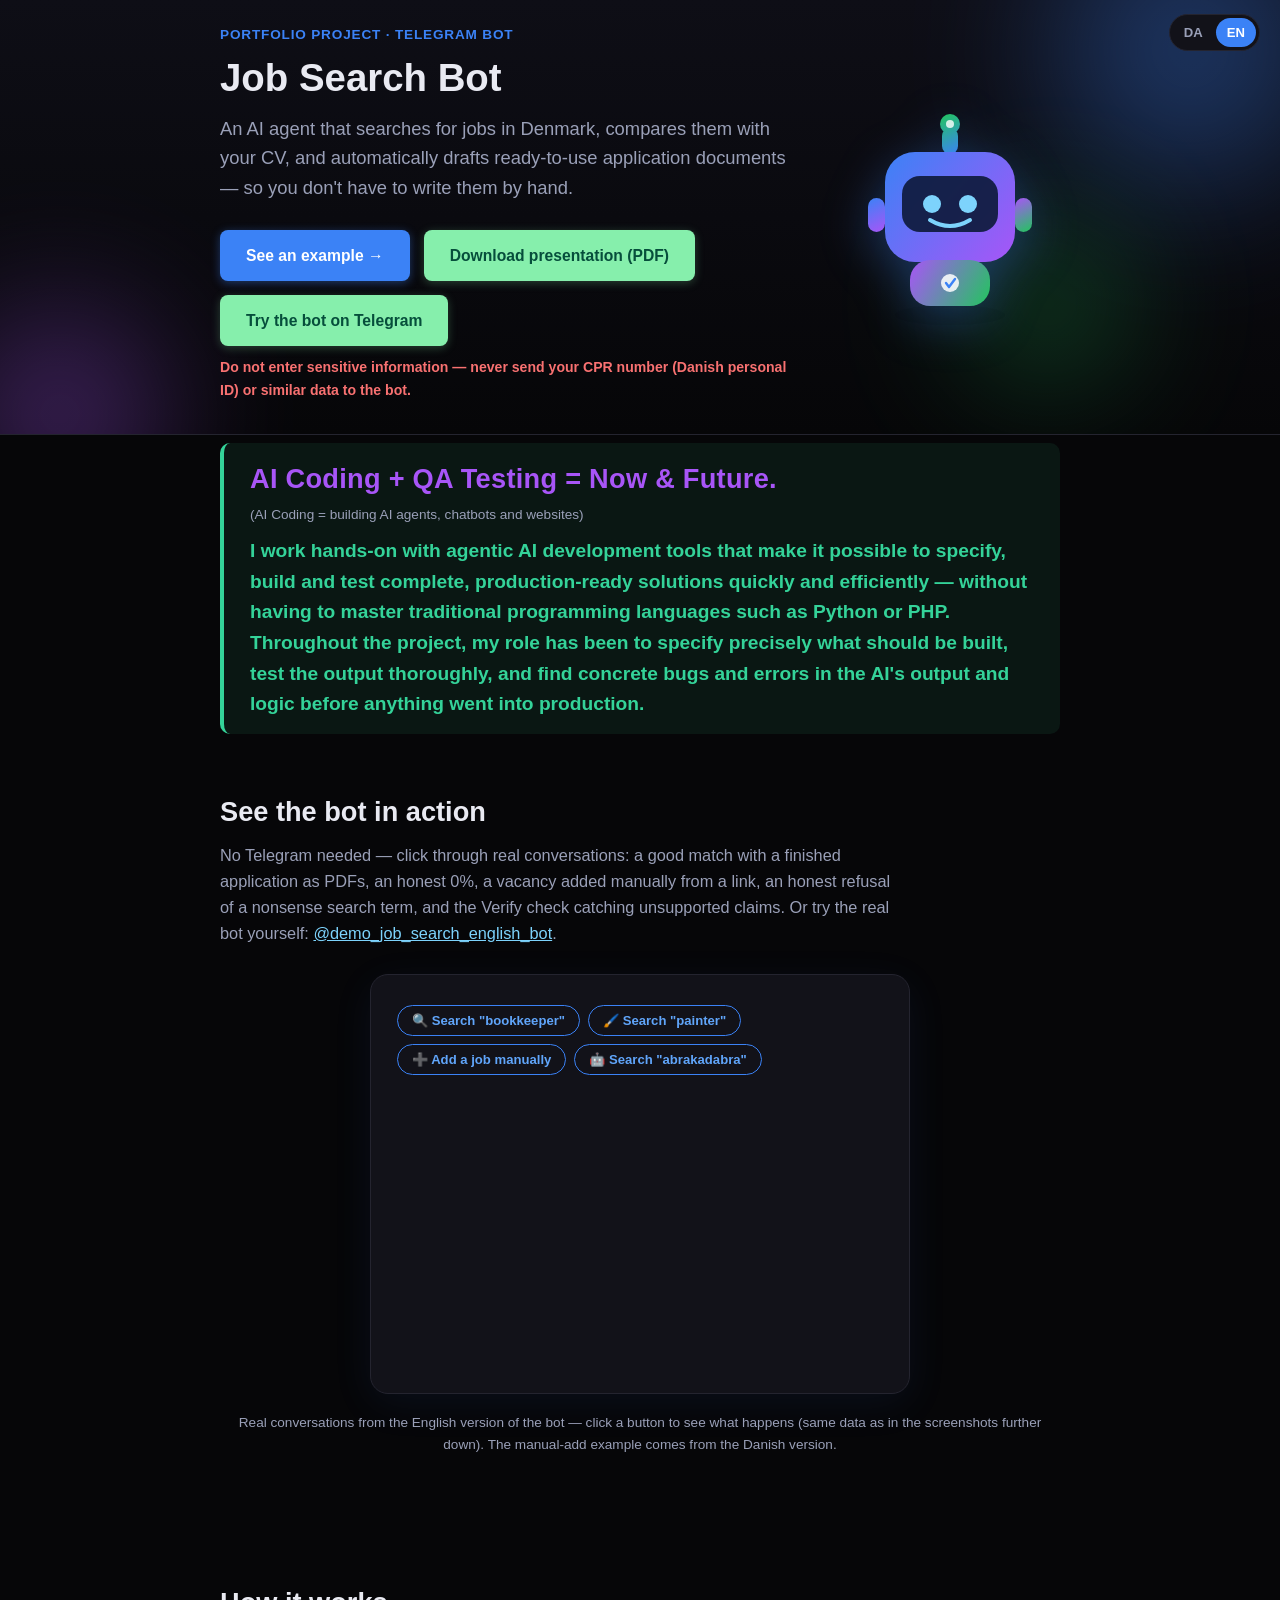
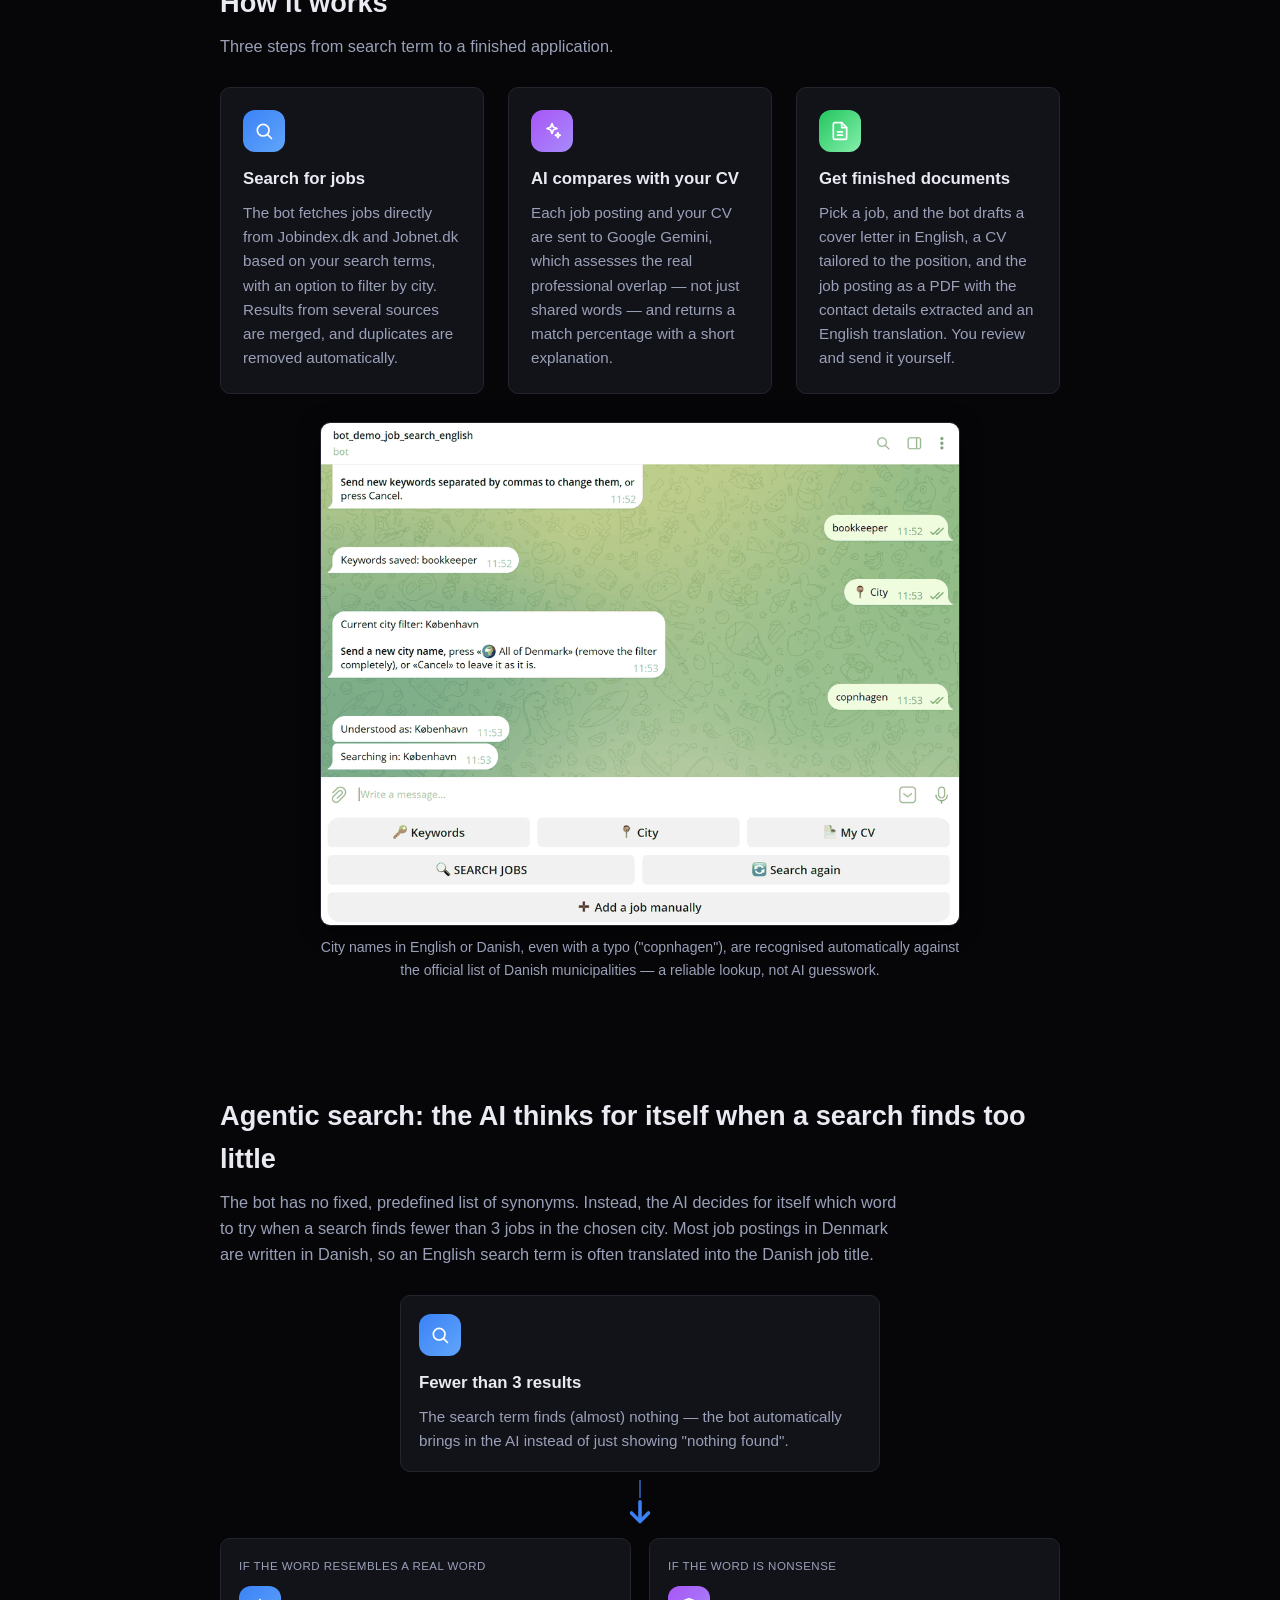
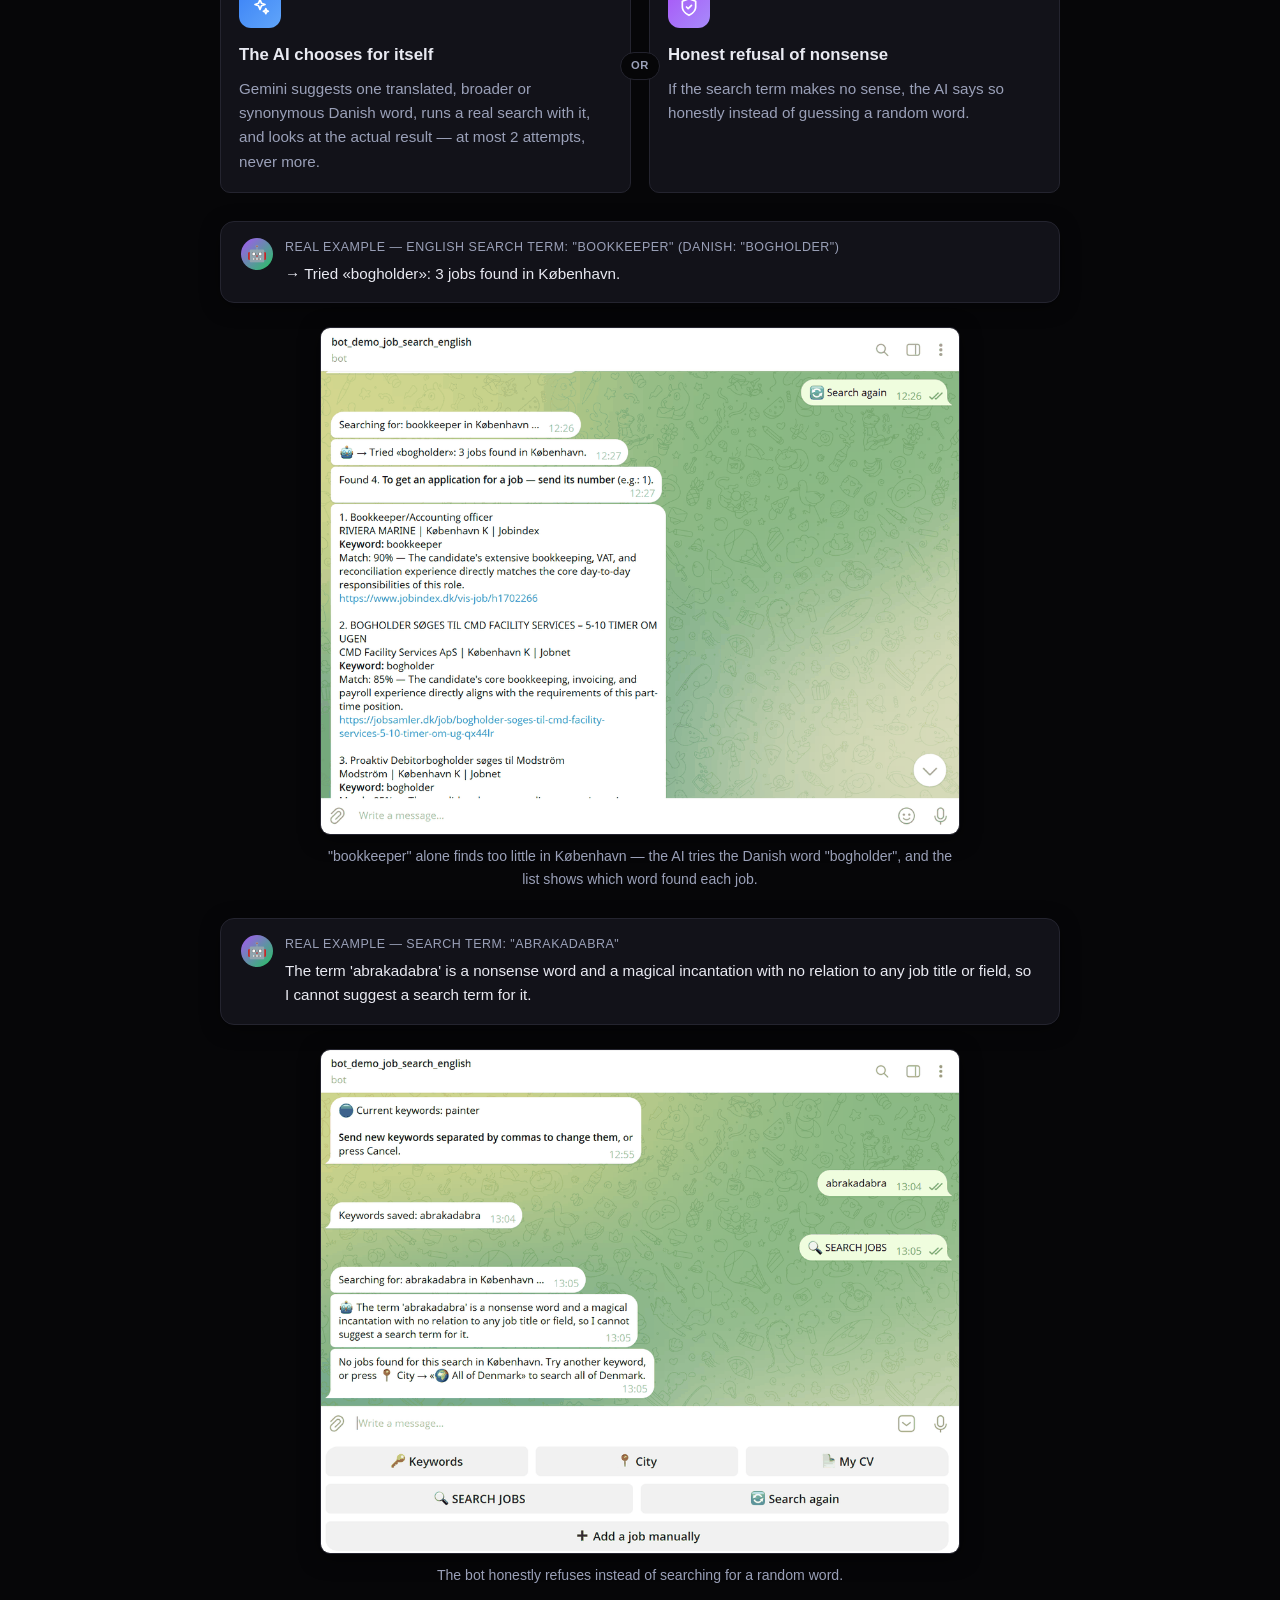
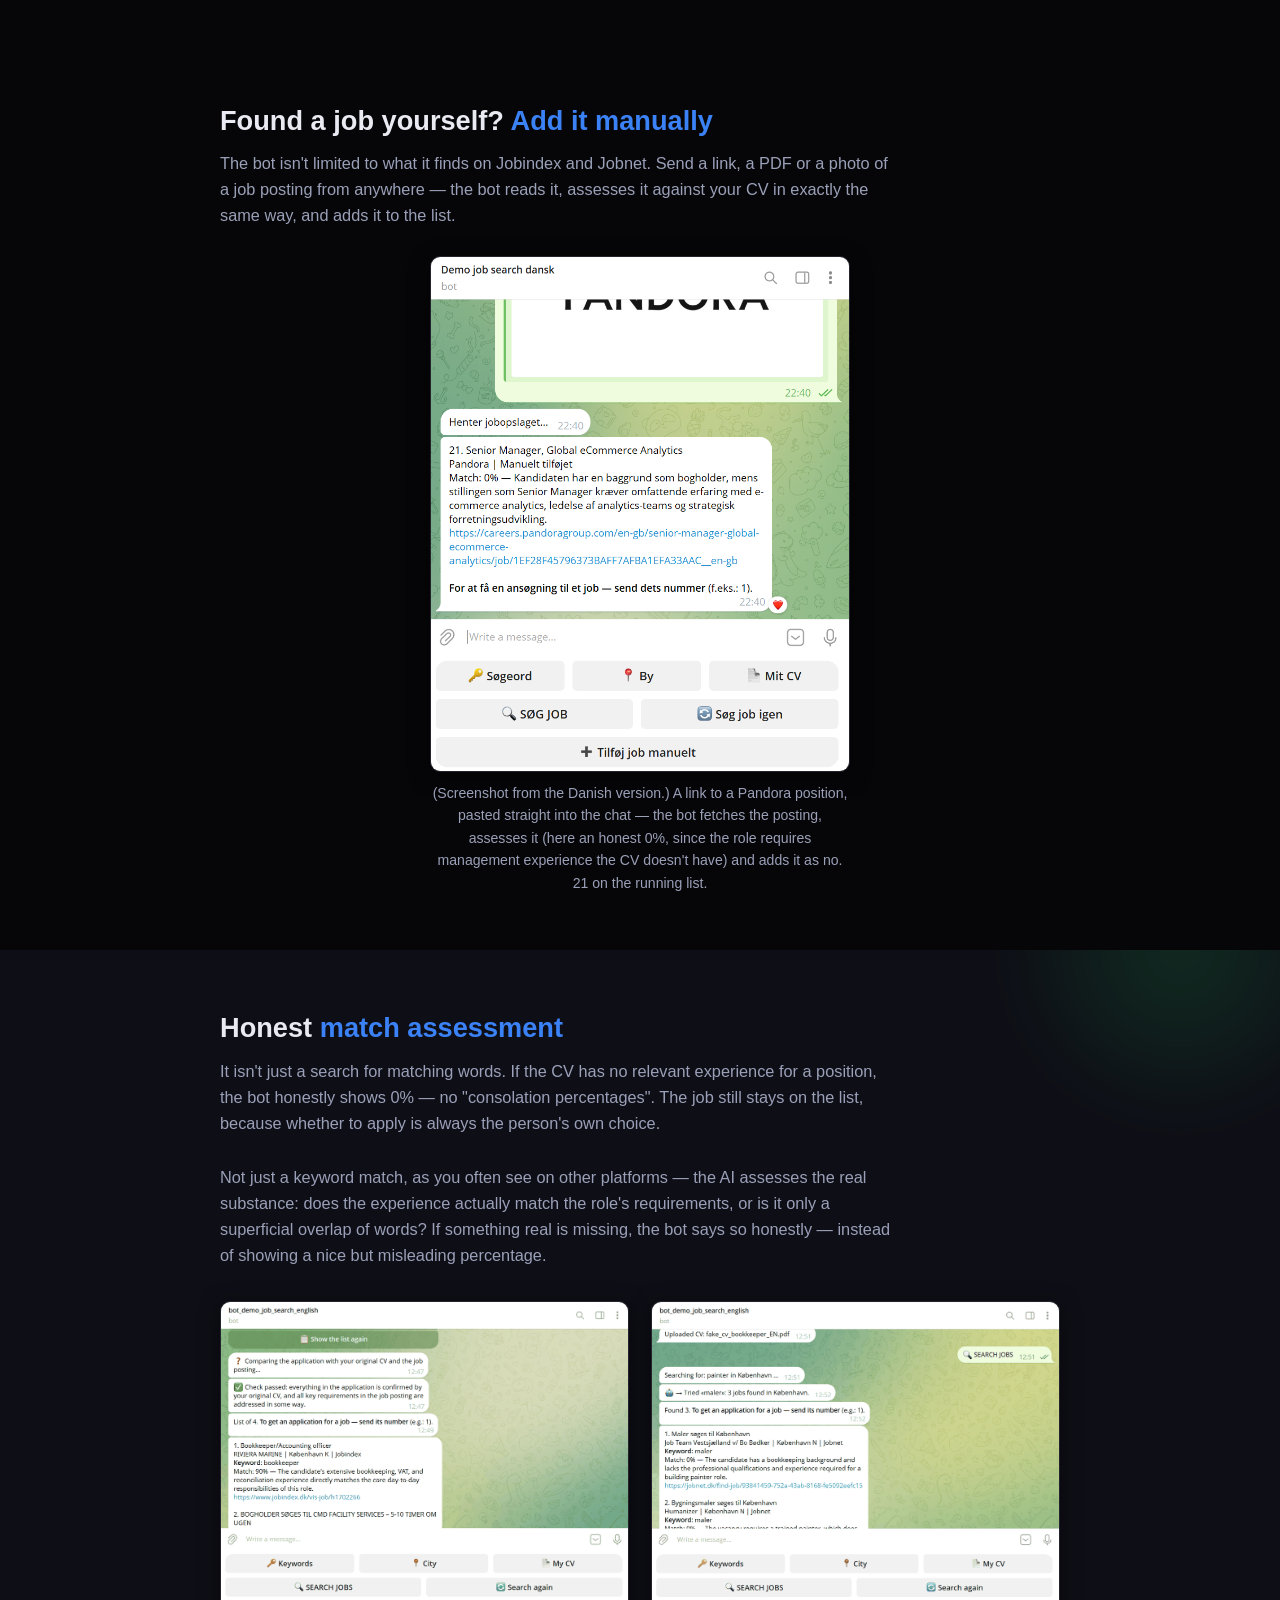
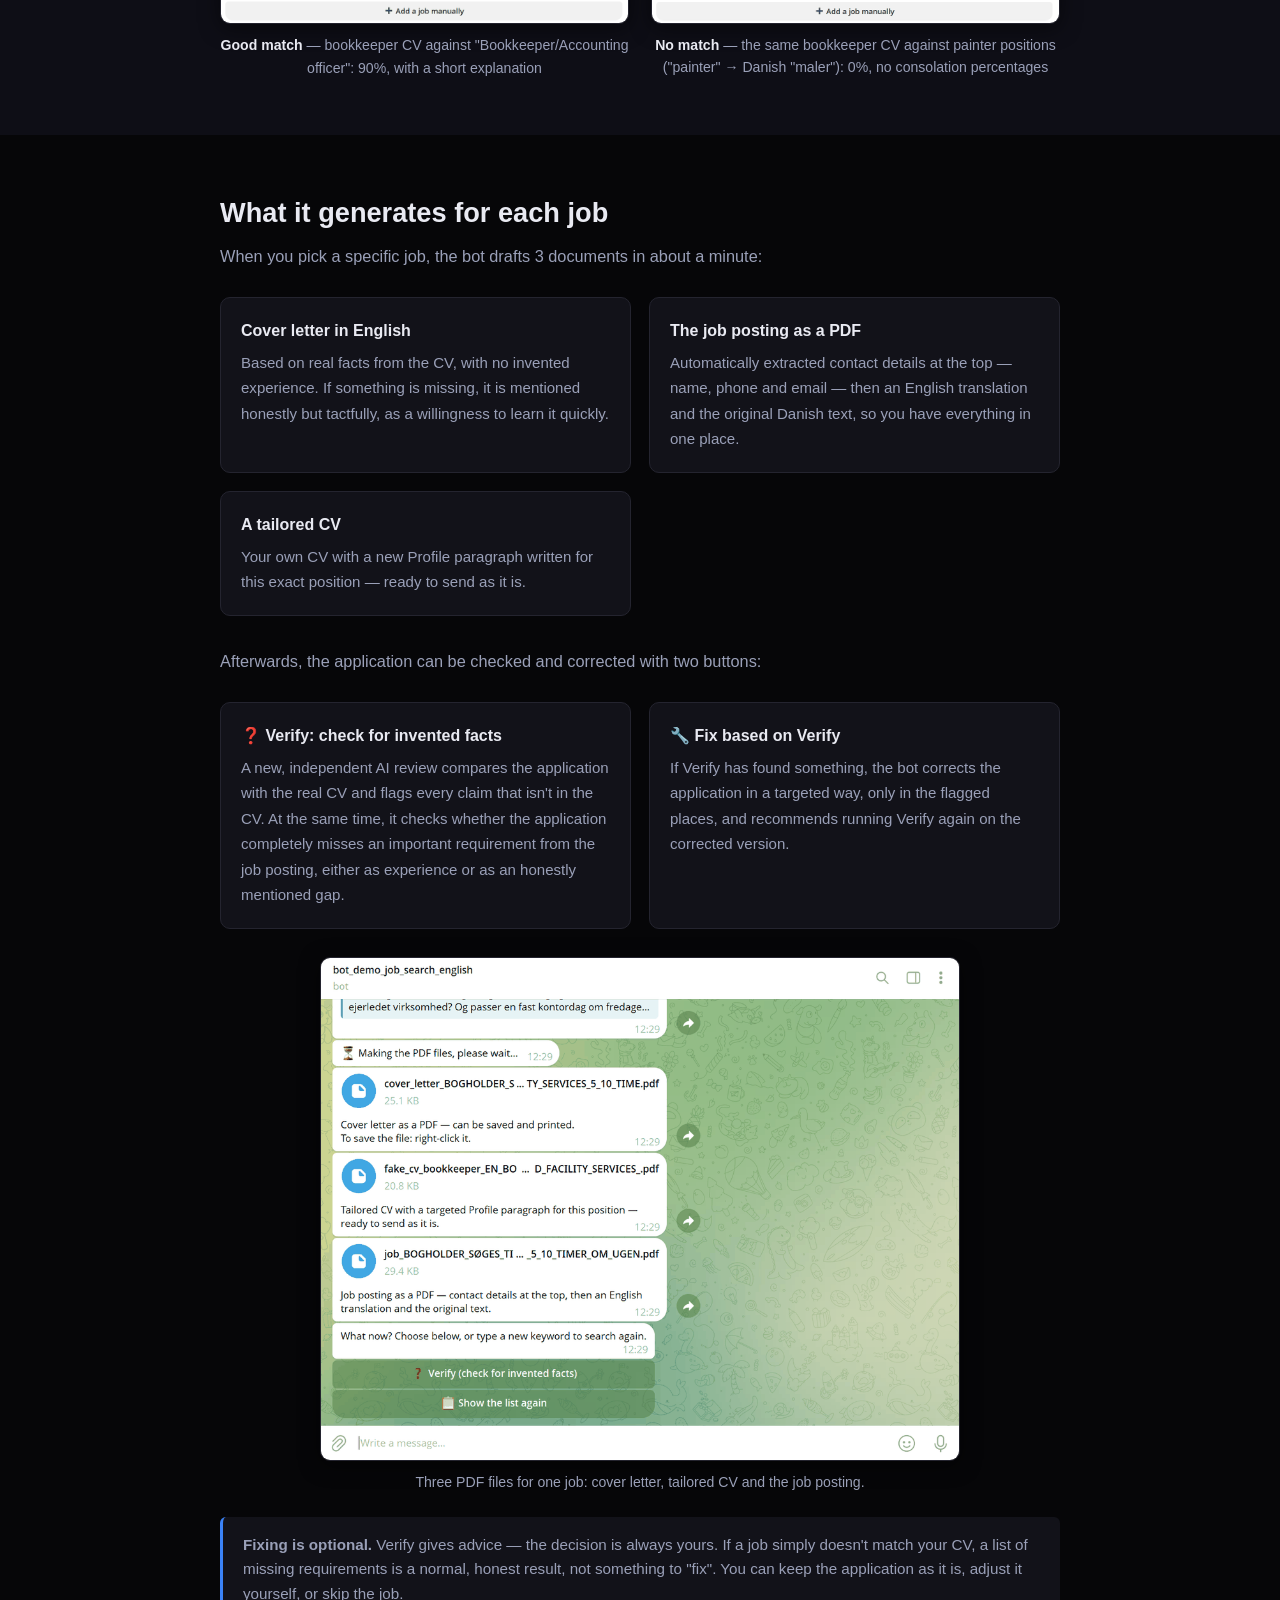
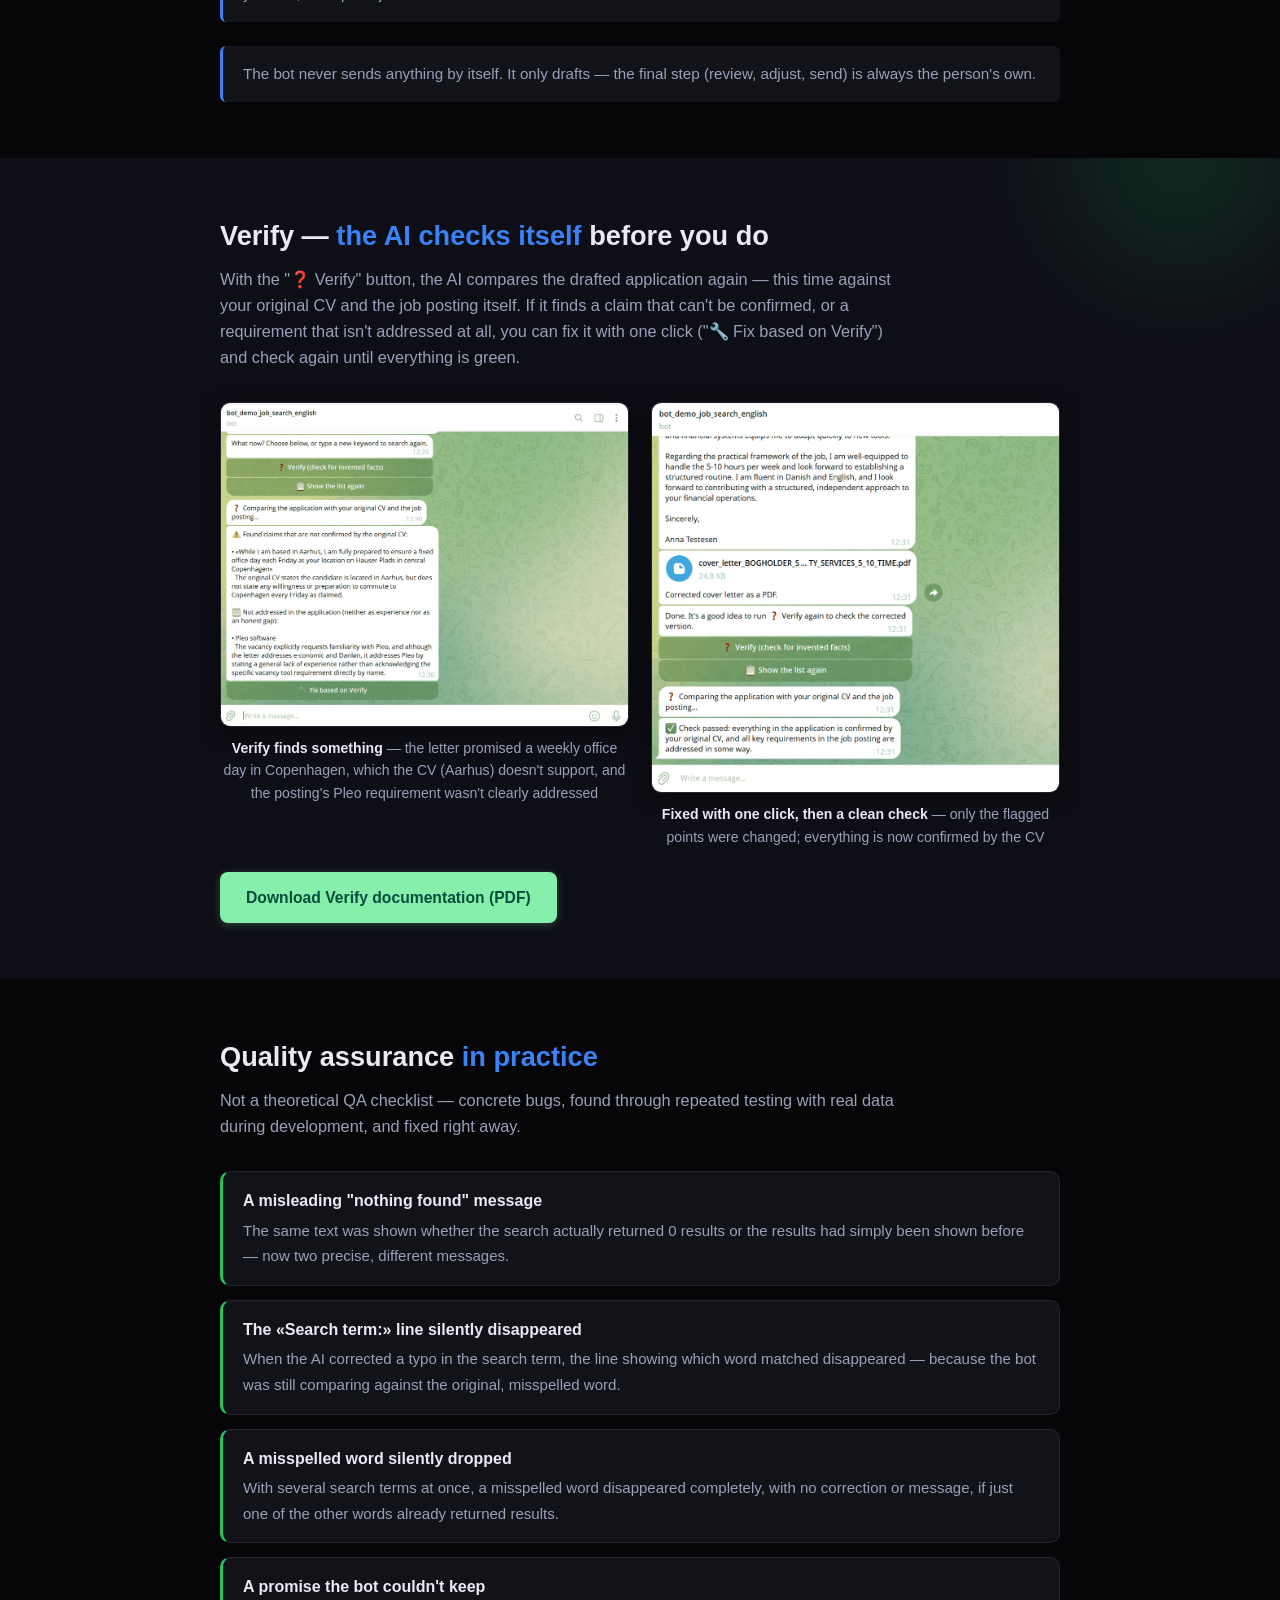
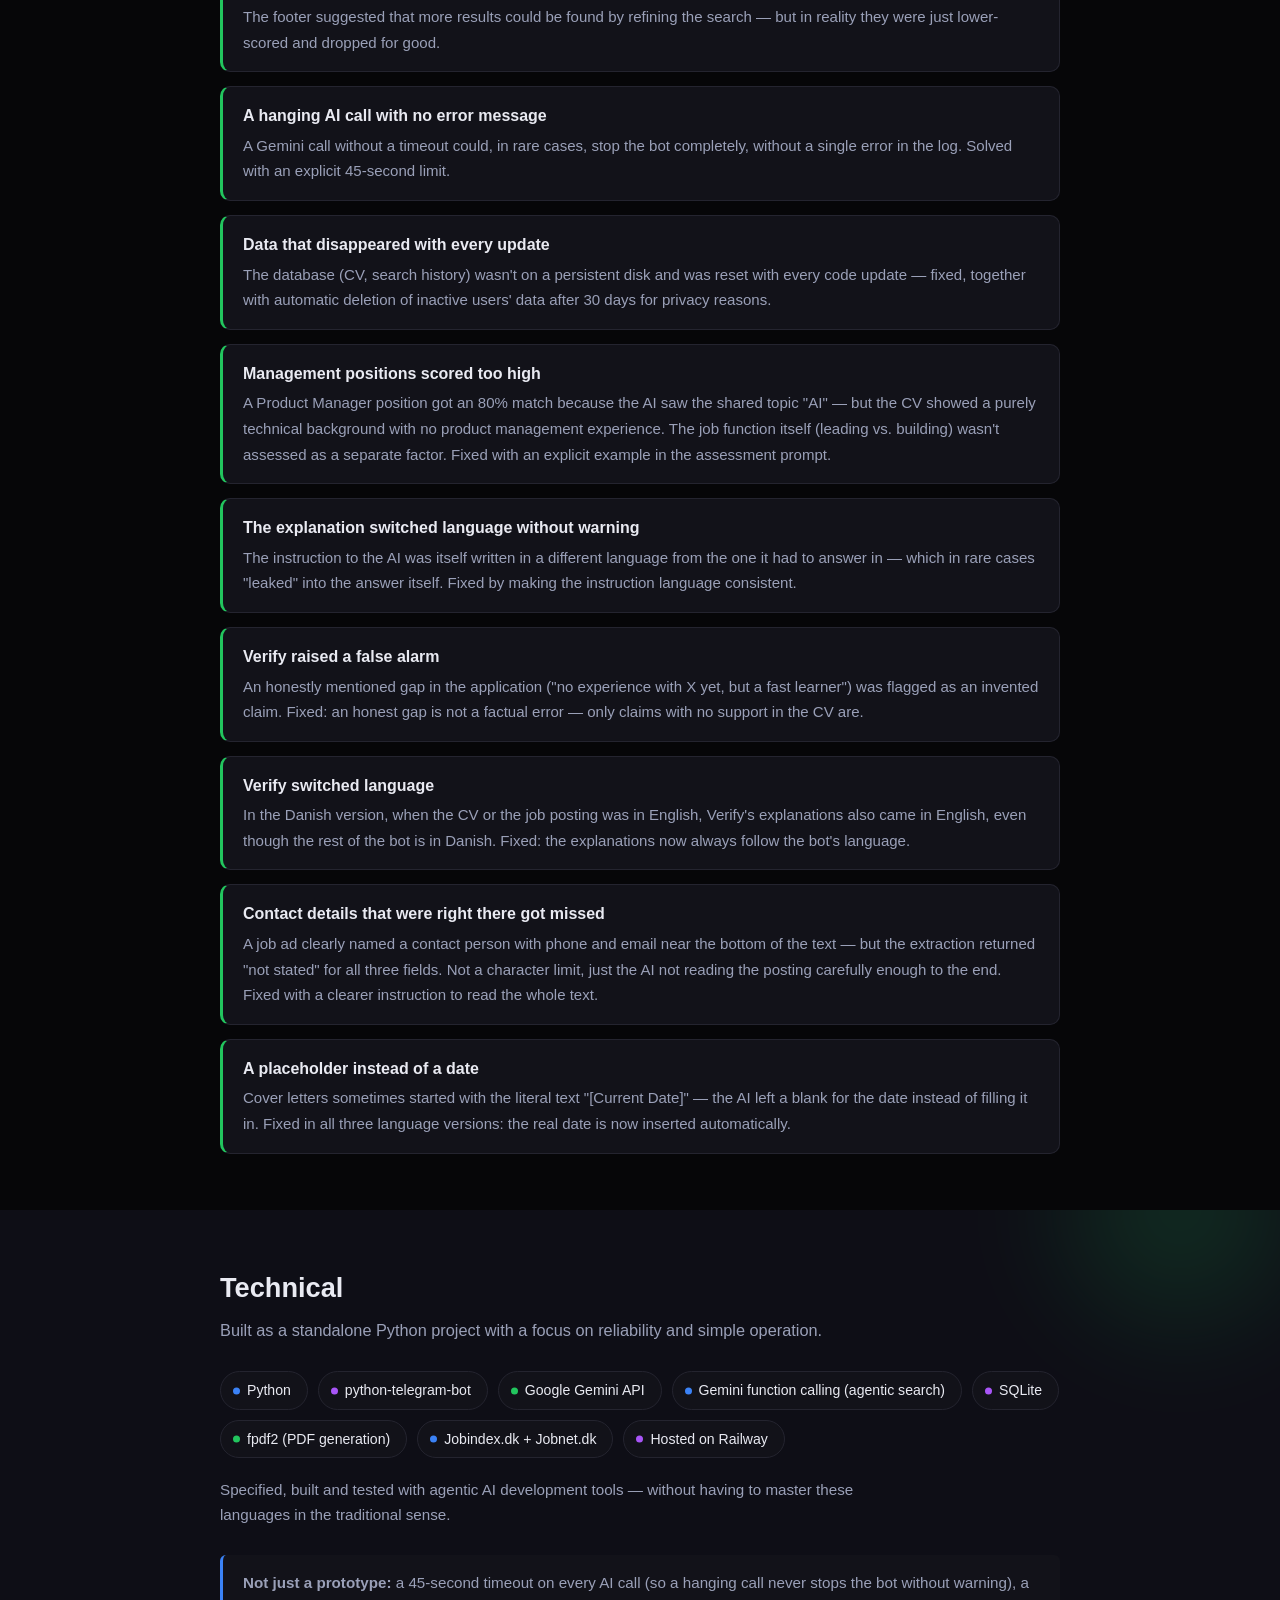
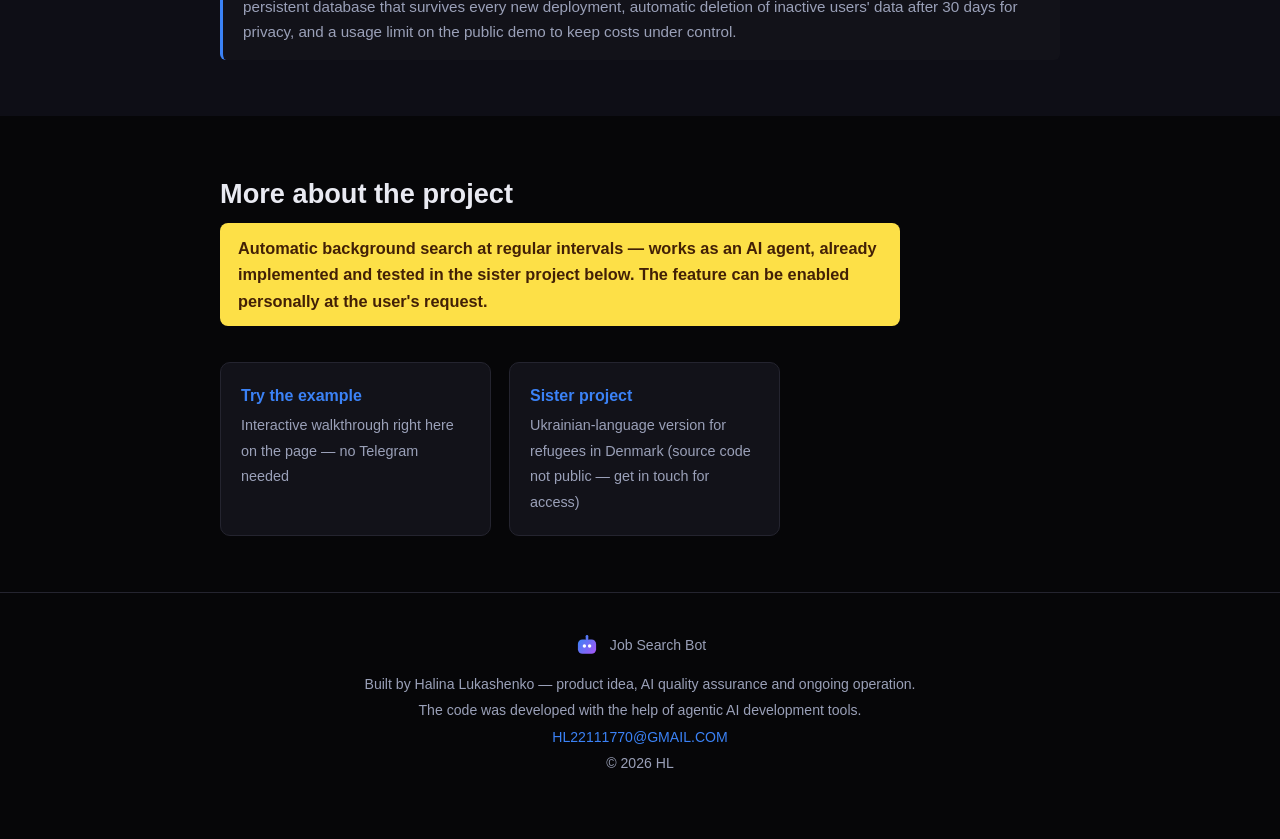
<file: en/index.html>
<!DOCTYPE html>
<html lang="en">
<head>
<meta charset="UTF-8">
<meta name="viewport" content="width=device-width, initial-scale=1.0">
<title>Job Search Bot — a Telegram bot for job hunting in Denmark</title>
<meta name="description" content="A Telegram bot that searches for jobs in Denmark, compares them with your CV using AI, and drafts ready-to-use application documents.">
<link rel="alternate" hreflang="da" href="https://halyna-projects.github.io/dk/">
<link rel="alternate" hreflang="en" href="https://halyna-projects.github.io/en/">
<script data-goatcounter="https://halyna-demo-dk-jobbot.goatcounter.com/count" async src="//gc.zgo.at/count.js"></script>
<style>
  :root {
    --accent: #3b82f6;
    --accent-dark: #60a5fa;
    --accent2: #a855f7;
    --accent3: #22c55e;
    --accent-emerald: #34d399;
    --text: #e9eaf2;
    --muted: #9aa0b8;
    --bg: #060608;
    --bg-alt: #0e0e16;
    --border: #24242f;
    --surface: #121219;
  }
  * { box-sizing: border-box; }
  body {
    margin: 0;
    font-family: -apple-system, BlinkMacSystemFont, "Segoe UI", Roboto, Helvetica, Arial, sans-serif;
    color: var(--text);
    background: var(--bg);
    line-height: 1.6;
  }
  .wrap { max-width: 880px; margin: 0 auto; padding: 0 20px; }

  header.hero {
    position: relative;
    overflow: hidden;
    background: linear-gradient(180deg, var(--bg-alt) 0%, var(--bg) 100%);
    border-bottom: 1px solid var(--border);
    padding: 24px 0 18px;
  }
  .blob {
    position: absolute;
    border-radius: 50%;
    filter: blur(60px);
    opacity: 0.45;
    z-index: 0;
    pointer-events: none;
  }
  .blob-1 {
    width: 420px; height: 420px;
    top: -160px; right: -120px;
    background: radial-gradient(circle, var(--accent) 0%, transparent 70%);
  }
  .blob-2 {
    width: 320px; height: 320px;
    bottom: -140px; left: -100px;
    background: radial-gradient(circle, var(--accent2) 0%, transparent 70%);
  }
  .blob-3 {
    width: 260px; height: 260px;
    top: 40%; right: 8%;
    background: radial-gradient(circle, var(--accent3) 0%, transparent 70%);
    opacity: 0.35;
  }
  .hero-inner {
    position: relative;
    z-index: 1;
    display: flex;
    align-items: center;
    gap: 40px;
    flex-wrap: wrap;
  }
  .hero-text { flex: 1 1 480px; min-width: 0; }
  .hero-mascot { flex: 0 0 220px; display: flex; justify-content: center; }
  .hero-mascot svg { width: 200px; height: auto; filter: drop-shadow(0 12px 24px rgba(59, 130, 246, 0.35)); }
  .eyebrow {
    color: var(--accent);
    font-weight: 600;
    font-size: 0.85rem;
    letter-spacing: 0.06em;
    text-transform: uppercase;
    margin-bottom: 10px;
  }
  h1 {
    font-size: 2.4rem;
    line-height: 1.15;
    margin: 0 0 14px;
  }
  .subtitle {
    font-size: 1.15rem;
    color: var(--muted);
    max-width: 620px;
    margin: 0 0 28px;
  }
  .cta-row { display: flex; gap: 14px; flex-wrap: wrap; }
  .btn {
    display: inline-block;
    padding: 13px 26px;
    border-radius: 8px;
    font-weight: 600;
    text-decoration: none;
    font-size: 0.98rem;
    transition: transform 0.08s ease, box-shadow 0.15s ease;
  }
  .btn-primary {
    background: var(--accent);
    color: #fff;
    box-shadow: 0 2px 10px rgba(59, 130, 246, 0.4);
  }
  .btn-primary:hover { background: var(--accent-dark); transform: translateY(-1px); }
  .btn-secondary {
    background: var(--surface);
    color: var(--text);
    border: 1px solid var(--border);
  }
  .btn-secondary:hover { border-color: var(--accent); color: var(--accent); }
  .btn-pdf {
    background: #86efac;
    color: #064e3b;
    box-shadow: 0 2px 10px rgba(134, 239, 172, 0.25);
  }
  .btn-pdf:hover { background: #6ee7a8; transform: translateY(-1px); }

  .ai-highlight { padding: 8px 0 0; }
  .ai-highlight-box {
    border-left: 4px solid var(--accent-emerald);
    background: rgba(52, 211, 153, 0.08);
    border-radius: 10px;
    padding: 14px 26px;
  }
  .ai-highlight-text {
    color: var(--accent-emerald);
    font-weight: 600;
    font-size: 1.2rem;
    line-height: 1.6;
    margin: 10px 0 0;
  }
  .ai-highlight-formula {
    color: var(--accent2);
    font-weight: 800;
    font-size: 1.7rem;
    letter-spacing: 0.01em;
    margin: 0;
  }
  .ai-highlight-formula-note {
    color: var(--muted);
    font-weight: 500;
    font-size: 0.85rem;
    margin: 4px 0 0;
  }

  section { padding: 56px 0; position: relative; }
  section.alt {
    background: var(--bg-alt);
    position: relative;
    overflow: hidden;
  }
  section.alt::before {
    content: "";
    position: absolute;
    width: 360px; height: 360px;
    top: -180px; right: -80px;
    border-radius: 50%;
    background: radial-gradient(circle, var(--accent3) 0%, transparent 70%);
    opacity: 0.18;
    filter: blur(40px);
    pointer-events: none;
  }
  section.alt > .wrap { position: relative; z-index: 1; }
  h2 {
    font-size: 1.7rem;
    margin: 0 0 8px;
    color: var(--text);
  }
  h2 .accent { color: var(--accent); }
  p.lead {
    color: var(--muted);
    font-size: 1.02rem;
    max-width: 680px;
    margin: 0 0 28px;
  }

  .steps {
    display: grid;
    grid-template-columns: repeat(3, 1fr);
    gap: 24px;
    margin-top: 8px;
  }
  .step {
    background: var(--surface);
    border: 1px solid var(--border);
    border-radius: 10px;
    padding: 22px;
  }
  .step {
    transition: transform 0.15s ease, box-shadow 0.15s ease;
  }
  .step:hover { transform: translateY(-3px); box-shadow: 0 10px 28px rgba(59,130,246,0.15); }
  .step .num {
    display: inline-flex;
    align-items: center;
    justify-content: center;
    width: 42px; height: 42px;
    border-radius: 12px;
    color: #fff;
    margin-bottom: 14px;
  }
  .step .num svg { width: 20px; height: 20px; }
  .step:nth-child(1) .num { background: linear-gradient(135deg, var(--accent), #60a5fa); }
  .step:nth-child(2) .num { background: linear-gradient(135deg, var(--accent2), #a78bfa); }
  .step:nth-child(3) .num { background: linear-gradient(135deg, var(--accent3), #86efac); }
  .step h3 { margin: 0 0 8px; font-size: 1.05rem; }
  .step p { margin: 0; color: var(--muted); font-size: 0.95rem; }

  .shots {
    display: grid;
    grid-template-columns: repeat(3, 1fr);
    gap: 22px;
    margin-top: 32px;
  }
  .shots-2 {
    display: grid;
    grid-template-columns: repeat(2, 1fr);
    gap: 22px;
    max-width: 640px;
    margin: 24px auto 0;
  }
  figure { margin: 0; }
  figure img {
    width: 100%;
    display: block;
    border-radius: 10px;
    border: 1px solid var(--border);
    box-shadow: 0 4px 20px rgba(0,0,0,0.5);
  }
  figcaption {
    margin-top: 10px;
    font-size: 0.88rem;
    color: var(--muted);
    text-align: center;
  }
  figcaption strong { color: var(--text); }

  .docs-list {
    list-style: none;
    padding: 0;
    margin: 0;
    display: grid;
    grid-template-columns: repeat(2, 1fr);
    gap: 18px;
  }
  .docs-list li {
    background: var(--surface);
    border: 1px solid var(--border);
    border-radius: 10px;
    padding: 20px;
  }
  .docs-list li strong { display: block; margin-bottom: 6px; }
  .docs-list li span { color: var(--muted); font-size: 0.94rem; }

  .note {
    background: var(--surface);
    border-left: 3px solid var(--accent);
    border-radius: 6px;
    padding: 16px 20px;
    color: var(--muted);
    font-size: 0.95rem;
    margin-top: 24px;
  }

  .qa-list {
    list-style: none;
    padding: 0;
    margin: 32px 0 0;
    display: flex;
    flex-direction: column;
    gap: 14px;
  }
  .qa-list li {
    background: var(--surface);
    border: 1px solid var(--border);
    border-left: 3px solid var(--accent3);
    border-radius: 10px;
    padding: 16px 20px;
  }
  .qa-list li strong { display: block; margin-bottom: 4px; }
  .qa-list li span { color: var(--muted); font-size: 0.94rem; }

  .stack {
    display: flex;
    flex-wrap: wrap;
    gap: 10px;
    margin-top: 20px;
  }
  .pill {
    background: var(--surface);
    border: 1px solid var(--border);
    border-radius: 999px;
    padding: 7px 16px;
    font-size: 0.88rem;
    color: var(--text);
    position: relative;
    padding-left: 26px;
  }
  .pill::before {
    content: "";
    position: absolute;
    left: 12px; top: 50%;
    width: 7px; height: 7px;
    border-radius: 50%;
    transform: translateY(-50%);
    background: var(--accent);
  }
  .stack .pill:nth-child(3n+2)::before { background: var(--accent2); }
  .stack .pill:nth-child(3n)::before { background: var(--accent3); }

  .links-grid {
    display: grid;
    grid-template-columns: repeat(3, 1fr);
    gap: 18px;
    margin-top: 8px;
  }
  .links-grid.links-grid-2 {
    grid-template-columns: repeat(2, 1fr);
    max-width: 560px;
  }
  .link-card {
    display: block;
    background: var(--surface);
    border: 1px solid var(--border);
    border-radius: 10px;
    padding: 20px;
    text-decoration: none;
    color: var(--text);
    transition: border-color 0.15s ease, transform 0.08s ease;
  }
  .link-card:hover { border-color: var(--accent); transform: translateY(-2px); }
  .link-card strong { display: block; margin-bottom: 4px; color: var(--accent); }
  .link-card span { color: var(--muted); font-size: 0.9rem; }

  footer {
    padding: 40px 0 60px;
    color: var(--muted);
    font-size: 0.88rem;
    text-align: center;
    border-top: 1px solid var(--border);
  }
  footer a { color: var(--accent); text-decoration: none; }
  footer p { margin: 4px 0; }
  .footer-mascot {
    display: flex;
    align-items: center;
    justify-content: center;
    gap: 10px;
    margin-bottom: 14px;
  }
  .footer-mascot svg { width: 26px; height: 26px; }

  .agent-flow-branch { margin-top: 8px; }
  .agent-flow-branch .step { padding: 18px; }
  .agent-flow-branch .step.trigger { max-width: 480px; margin: 0 auto; }
  .branch-connector {
    display: flex;
    flex-direction: column;
    align-items: center;
    gap: 0;
    padding: 8px 0;
    color: var(--accent);
  }
  .branch-connector .line {
    width: 2px;
    height: 18px;
    background: var(--accent);
    opacity: 0.6;
  }
  .branch-connector svg {
    width: 34px;
    height: 34px;
    margin-top: -2px;
  }
  .branch-row {
    display: grid;
    grid-template-columns: repeat(2, 1fr);
    gap: 18px;
    position: relative;
  }
  .branch-row::before {
    content: "or";
    position: absolute;
    top: 50%;
    left: 50%;
    transform: translate(-50%, -50%);
    background: var(--bg);
    color: var(--muted);
    font-size: 0.7rem;
    font-weight: 700;
    text-transform: uppercase;
    letter-spacing: 0.05em;
    padding: 4px 10px;
    border: 1px solid var(--border);
    border-radius: 999px;
    z-index: 1;
  }
  .branch-tag {
    display: block;
    font-size: 0.72rem;
    color: var(--muted);
    text-transform: uppercase;
    letter-spacing: 0.04em;
    margin-bottom: 10px;
  }
  @media (max-width: 720px) {
    .branch-row::before { display: none; }
  }
  .bot-bubble {
    display: flex;
    align-items: flex-start;
    gap: 12px;
    background: var(--surface);
    border: 1px solid var(--border);
    border-radius: 14px;
    padding: 16px 20px;
    margin-top: 28px;
    box-shadow: 0 4px 20px rgba(0,0,0,0.4);
  }
  .bot-bubble .avatar {
    flex: 0 0 32px;
    width: 32px; height: 32px;
    border-radius: 50%;
    background: linear-gradient(135deg, var(--accent2), var(--accent3));
    display: flex;
    align-items: center;
    justify-content: center;
    font-size: 1rem;
  }
  .bot-bubble p {
    margin: 0;
    font-size: 0.95rem;
    color: var(--text);
  }
  .bot-bubble .label {
    display: block;
    font-size: 0.78rem;
    color: var(--muted);
    margin-bottom: 4px;
    text-transform: uppercase;
    letter-spacing: 0.04em;
  }

  .chat-demo {
    background: var(--surface);
    border: 1px solid var(--border);
    border-radius: 18px;
    padding: 26px;
    max-width: 540px;
    margin: 0 auto;
    height: 420px;
    overflow-y: auto;
    scroll-behavior: smooth;
    box-shadow: 0 10px 40px rgba(59,130,246,0.08);
  }
  .chat-demo .msg-row {
    display: flex;
    margin-bottom: 14px;
    opacity: 0;
    transform: translateY(8px);
    animation: msgIn 0.35s ease forwards;
  }
  @keyframes msgIn {
    to { opacity: 1; transform: translateY(0); }
  }
  .chat-demo .msg-row.user { justify-content: flex-end; }
  .chat-demo .msg-row.bot { justify-content: flex-start; align-items: flex-end; gap: 8px; }
  .chat-demo .msg-avatar {
    flex: 0 0 26px;
    width: 26px; height: 26px;
    border-radius: 50%;
    background: linear-gradient(135deg, var(--accent2), var(--accent3));
    display: flex;
    align-items: center;
    justify-content: center;
    font-size: 0.85rem;
  }
  .chat-demo .bubble {
    max-width: 78%;
    padding: 10px 14px;
    border-radius: 14px;
    font-size: 0.88rem;
    line-height: 1.5;
    white-space: pre-line;
  }
  .chat-demo .msg-row.user .bubble {
    background: var(--accent);
    color: #fff;
    border-bottom-right-radius: 4px;
  }
  .chat-demo .msg-row.bot .bubble {
    background: #191922;
    border: 1px solid var(--border);
    color: var(--text);
    border-bottom-left-radius: 4px;
  }
  .chat-demo .typing .bubble {
    display: flex;
    gap: 4px;
    align-items: center;
    padding: 12px 16px;
  }
  .chat-demo .typing .dot {
    width: 6px; height: 6px;
    border-radius: 50%;
    background: var(--muted);
    animation: dotPulse 1.1s infinite ease-in-out;
  }
  .chat-demo .typing .dot:nth-child(2) { animation-delay: 0.15s; }
  .chat-demo .typing .dot:nth-child(3) { animation-delay: 0.3s; }
  @keyframes dotPulse {
    0%, 60%, 100% { opacity: 0.3; transform: scale(0.8); }
    30% { opacity: 1; transform: scale(1); }
  }
  .chat-demo-caption {
    text-align: center;
    color: var(--muted);
    font-size: 0.85rem;
    margin-top: 18px;
  }
  .chat-demo .file-card {
    display: flex;
    align-items: center;
    gap: 10px;
    padding: 8px 10px;
    border-radius: 10px;
    background: rgba(59,130,246,0.1);
  }
  .chat-demo .file-card + .file-card { margin-top: 8px; }
  .chat-demo .file-icon {
    flex: 0 0 30px;
    width: 30px; height: 30px;
    border-radius: 8px;
    background: var(--accent);
    color: #fff;
    display: flex;
    align-items: center;
    justify-content: center;
    font-size: 0.95rem;
  }
  .chat-demo .file-name { font-size: 0.8rem; font-weight: 600; color: var(--text); }
  .chat-demo .file-caption { font-size: 0.74rem; color: var(--muted); margin-top: 2px; }

  .chat-demo .quick-replies {
    display: flex;
    flex-wrap: wrap;
    gap: 8px;
    margin-top: 4px;
    margin-bottom: 14px;
    opacity: 0;
    transform: translateY(8px);
    animation: msgIn 0.35s ease forwards;
  }
  .chat-demo .quick-btn {
    background: var(--surface);
    border: 1px solid var(--accent);
    color: var(--accent-dark);
    border-radius: 999px;
    padding: 7px 14px;
    font-size: 0.82rem;
    font-weight: 600;
    cursor: pointer;
    transition: background 0.12s ease, transform 0.08s ease;
  }
  .chat-demo .quick-btn:hover { background: rgba(59,130,246,0.14); transform: translateY(-1px); }
  .chat-demo .quick-btn:disabled { opacity: 0.4; cursor: default; transform: none; }
  .chat-demo .quick-btn.restart { border-color: var(--border); color: var(--muted); }

  @media (max-width: 720px) {
    h1 { font-size: 1.9rem; }
    .steps, .shots, .shots-2, .docs-list, .links-grid, .branch-row { grid-template-columns: 1fr; }
    .links-grid.links-grid-2 { grid-template-columns: 1fr; }
    .hero-inner { justify-content: center; text-align: center; }
    .hero-mascot { flex-basis: 140px; order: -1; }
    .hero-mascot svg { width: 130px; }
    .subtitle { margin-left: auto; margin-right: auto; }
    .cta-row { justify-content: center; }
  }
  .lang-switch {
    position: absolute;
    top: 14px; right: 20px;
    z-index: 2;
    display: flex;
    gap: 2px;
    background: var(--surface);
    border: 1px solid var(--border);
    border-radius: 999px;
    padding: 3px;
    font-size: 0.82rem;
    font-weight: 600;
  }
  .lang-switch a, .lang-switch span {
    padding: 4px 11px;
    border-radius: 999px;
    color: var(--muted);
    text-decoration: none;
  }
  .lang-switch a:hover { color: var(--text); }
  .lang-switch [aria-current="page"] { background: var(--accent); color: #fff; }
  @media (max-width: 720px) { header.hero { padding-top: 52px; } }
</style>
</head>
<body>

<header class="hero">
  <nav class="lang-switch" aria-label="Language">
    <a href="../dk/" hreflang="da" lang="da">DA</a>
    <span aria-current="page">EN</span>
  </nav>
  <div class="blob blob-1"></div>
  <div class="blob blob-2"></div>
  <div class="blob blob-3"></div>
  <div class="wrap hero-inner">
    <div class="hero-text">
      <div class="eyebrow">Portfolio project · Telegram bot</div>
      <h1>Job Search Bot</h1>
      <p class="subtitle">
        An AI agent that searches for jobs in Denmark, compares them with your CV, and automatically
        drafts ready-to-use application documents — so you don't have to write them by hand.
      </p>
      <div class="cta-row">
        <a class="btn btn-primary" href="#demo">See an example →</a>
        <a class="btn btn-pdf" href="../assets/job-search-bot-presentation-EN.pdf" target="_blank" rel="noopener">Download presentation (PDF)</a>
        <a class="btn btn-pdf" href="https://t.me/demo_job_search_english_bot" target="_blank" rel="noopener">Try the bot on Telegram</a>
      </div>
      <p style="margin-top: 10px; font-size: 0.88rem; color: #f87171; font-weight: 600;">Do not enter sensitive information — never send your CPR number (Danish personal ID) or similar data to the bot.</p>
    </div>
    <div class="hero-mascot">
      <svg viewBox="0 0 200 220" fill="none" xmlns="http://www.w3.org/2000/svg">
        <ellipse cx="100" cy="205" rx="55" ry="10" fill="#000" opacity="0.06"/>
        <rect x="92" y="18" width="16" height="26" rx="8" fill="url(#antenna)"/>
        <circle cx="100" cy="14" r="10" fill="url(#antenna)"/>
        <circle cx="100" cy="14" r="4" fill="#fff" opacity="0.8"/>
        <rect x="35" y="42" width="130" height="110" rx="30" fill="url(#head)"/>
        <rect x="52" y="66" width="96" height="56" rx="18" fill="#0f1b3d" opacity="0.92"/>
        <circle cx="82" cy="94" r="9" fill="#7dd3fc"/>
        <circle cx="118" cy="94" r="9" fill="#7dd3fc"/>
        <path d="M80 110 Q100 122 120 110" stroke="#7dd3fc" stroke-width="4" stroke-linecap="round" fill="none"/>
        <rect x="18" y="88" width="17" height="34" rx="8.5" fill="url(#armL)"/>
        <rect x="165" y="88" width="17" height="34" rx="8.5" fill="url(#armR)"/>
        <rect x="60" y="150" width="80" height="46" rx="20" fill="url(#body)"/>
        <circle cx="100" cy="173" r="9" fill="#ffffff" opacity="0.85"/>
        <path d="M96 173 l3 4 l6 -8" stroke="#3b82f6" stroke-width="2.4" stroke-linecap="round" stroke-linejoin="round" fill="none"/>
        <defs>
          <linearGradient id="head" x1="35" y1="42" x2="165" y2="152" gradientUnits="userSpaceOnUse">
            <stop stop-color="#3b82f6"/>
            <stop offset="1" stop-color="#a855f7"/>
          </linearGradient>
          <linearGradient id="body" x1="60" y1="150" x2="140" y2="196" gradientUnits="userSpaceOnUse">
            <stop stop-color="#a855f7"/>
            <stop offset="1" stop-color="#22c55e"/>
          </linearGradient>
          <linearGradient id="antenna" x1="90" y1="4" x2="110" y2="44" gradientUnits="userSpaceOnUse">
            <stop stop-color="#22c55e"/>
            <stop offset="1" stop-color="#3b82f6"/>
          </linearGradient>
          <linearGradient id="armL" x1="18" y1="88" x2="35" y2="122" gradientUnits="userSpaceOnUse">
            <stop stop-color="#3b82f6"/>
            <stop offset="1" stop-color="#a855f7"/>
          </linearGradient>
          <linearGradient id="armR" x1="165" y1="88" x2="182" y2="122" gradientUnits="userSpaceOnUse">
            <stop stop-color="#a855f7"/>
            <stop offset="1" stop-color="#22c55e"/>
          </linearGradient>
        </defs>
      </svg>
    </div>
  </div>
</header>

<section class="ai-highlight">
  <div class="wrap">
    <div class="ai-highlight-box">
      <p class="ai-highlight-formula">AI Coding + QA Testing = Now &amp; Future.</p>
      <p class="ai-highlight-formula-note">(AI Coding = building AI agents, chatbots and websites)</p>
      <p class="ai-highlight-text">
        I work hands-on with agentic AI development tools that make it possible to specify, build
        and test complete, production-ready solutions quickly and efficiently — without having to master
        traditional programming languages such as Python or PHP. Throughout the project, my role has
        been to specify precisely what should be built, test the output thoroughly, and find
        concrete bugs and errors in the AI's output and logic before anything went into production.
      </p>
    </div>
  </div>
</section>

<section id="demo">
  <div class="wrap">
    <h2>See the bot in action</h2>
    <p class="lead">
      No Telegram needed — click through real conversations: a good match with a finished
      application as PDFs, an honest 0%, a vacancy added manually from a link, an honest
      refusal of a nonsense search term, and the Verify check catching unsupported claims.
      Or try the real bot yourself: <a href="https://t.me/demo_job_search_english_bot" target="_blank" rel="noopener" style="color: #7dd3fc;">@demo_job_search_english_bot</a>.
    </p>
    <div class="chat-demo" id="chatDemo"></div>
    <p class="chat-demo-caption">Real conversations from the English version of the bot — click a button to see what happens (same data as in the screenshots further down). The manual-add example comes from the Danish version.</p>
  </div>
</section>

<section>
  <div class="wrap">
    <h2>How it works</h2>
    <p class="lead">Three steps from search term to a finished application.</p>
    <div class="steps">
      <div class="step">
        <div class="num"><svg viewBox="0 0 24 24" fill="none" stroke="#fff" stroke-width="2" stroke-linecap="round" stroke-linejoin="round"><circle cx="11" cy="11" r="7"/><line x1="21" y1="21" x2="16.65" y2="16.65"/></svg></div>
        <h3>Search for jobs</h3>
        <p>The bot fetches jobs directly from Jobindex.dk and Jobnet.dk based on your search terms, with an option to filter by city. Results from several sources are merged, and duplicates are removed automatically.</p>
      </div>
      <div class="step">
        <div class="num"><svg viewBox="0 0 24 24" fill="none" stroke="#fff" stroke-width="2" stroke-linecap="round" stroke-linejoin="round"><path d="M12 3l1.8 4.6L18 9l-4.2 1.4L12 15l-1.8-4.6L6 9l4.2-1.4L12 3z"/><path d="M19 14l.9 2.1L22 17l-2.1.9L19 20l-.9-2.1L16 17l2.1-.9L19 14z"/></svg></div>
        <h3>AI compares with your CV</h3>
        <p>Each job posting and your CV are sent to Google Gemini, which assesses the real professional overlap — not just shared words — and returns a match percentage with a short explanation.</p>
      </div>
      <div class="step">
        <div class="num"><svg viewBox="0 0 24 24" fill="none" stroke="#fff" stroke-width="2" stroke-linecap="round" stroke-linejoin="round"><path d="M14 2H6a2 2 0 0 0-2 2v16a2 2 0 0 0 2 2h12a2 2 0 0 0 2-2V8z"/><polyline points="14 2 14 8 20 8"/><line x1="9" y1="13" x2="15" y2="13"/><line x1="9" y1="17" x2="15" y2="17"/></svg></div>
        <h3>Get finished documents</h3>
        <p>Pick a job, and the bot drafts a cover letter in English, a CV tailored to the position, and the job posting as a PDF with the contact details extracted and an English translation. You review and send it yourself.</p>
      </div>
    </div>
    <figure style="max-width: 640px; margin: 28px auto 0;">
      <img src="../assets/en-city-typo.png" alt="Screenshot: the misspelled city name 'copnhagen' is automatically recognised as København">
      <figcaption>City names in English or Danish, even with a typo ("copnhagen"), are recognised automatically against the official list of Danish municipalities — a reliable lookup, not AI guesswork.</figcaption>
    </figure>
  </div>
</section>

<section>
  <div class="wrap">
    <h2>Agentic search: the AI thinks for itself when a search finds too little</h2>
    <p class="lead">
      The bot has no fixed, predefined list of synonyms. Instead, the AI decides for itself
      which word to try when a search finds fewer than 3 jobs in the chosen city. Most job postings
      in Denmark are written in Danish, so an English search term is often translated into the Danish job title.
    </p>
    <div class="agent-flow-branch">
      <div class="step trigger">
        <div class="num"><svg viewBox="0 0 24 24" fill="none" stroke="#fff" stroke-width="2" stroke-linecap="round" stroke-linejoin="round"><circle cx="11" cy="11" r="7"/><line x1="21" y1="21" x2="16.65" y2="16.65"/></svg></div>
        <h3>Fewer than 3 results</h3>
        <p>The search term finds (almost) nothing — the bot automatically brings in the AI instead of just showing "nothing found".</p>
      </div>
      <div class="branch-connector"><div class="line"></div><svg viewBox="0 0 24 24" fill="none" stroke="currentColor" stroke-width="2.5" stroke-linecap="round" stroke-linejoin="round"><path d="M12 4v13"/><path d="M6 12l6 6 6-6"/></svg></div>
      <div class="branch-row">
        <div class="step">
          <span class="branch-tag">if the word resembles a real word</span>
          <div class="num"><svg viewBox="0 0 24 24" fill="none" stroke="#fff" stroke-width="2" stroke-linecap="round" stroke-linejoin="round"><path d="M12 3l1.8 4.6L18 9l-4.2 1.4L12 15l-1.8-4.6L6 9l4.2-1.4L12 3z"/><path d="M19 14l.9 2.1L22 17l-2.1.9L19 20l-.9-2.1L16 17l2.1-.9L19 14z"/></svg></div>
          <h3>The AI chooses for itself</h3>
          <p>Gemini suggests one translated, broader or synonymous Danish word, runs a real search with it, and looks at the actual result — at most 2 attempts, never more.</p>
        </div>
        <div class="step">
          <span class="branch-tag">if the word is nonsense</span>
          <div class="num"><svg viewBox="0 0 24 24" fill="none" stroke="#fff" stroke-width="2" stroke-linecap="round" stroke-linejoin="round"><path d="M12 22s8-4 8-10V5l-8-3-8 3v7c0 6 8 10 8 10z"/><path d="M9 12l2 2 4-4"/></svg></div>
          <h3>Honest refusal of nonsense</h3>
          <p>If the search term makes no sense, the AI says so honestly instead of guessing a random word.</p>
        </div>
      </div>
    </div>
    <div class="bot-bubble">
      <div class="avatar">🤖</div>
      <p>
        <span class="label">Real example — English search term: "bookkeeper" (Danish: "bogholder")</span>
        → Tried «bogholder»: 3 jobs found in København.
      </p>
    </div>
    <figure style="max-width: 640px; margin: 24px auto 0;">
      <img src="../assets/en-agentic-bogholder.png" alt="Screenshot: the search term 'bookkeeper' finds too little, so the AI tries the Danish word 'bogholder' and finds more jobs">
      <figcaption>"bookkeeper" alone finds too little in København — the AI tries the Danish word "bogholder", and the list shows which word found each job.</figcaption>
    </figure>
    <div class="bot-bubble">
      <div class="avatar">🤖</div>
      <p>
        <span class="label">Real example — search term: "abrakadabra"</span>
        The term 'abrakadabra' is a nonsense word and a magical incantation with no relation to any
        job title or field, so I cannot suggest a search term for it.
      </p>
    </div>
    <figure style="max-width: 640px; margin: 24px auto 0;">
      <img src="../assets/en-abrakadabra.png" alt="Screenshot: the bot honestly rejects 'abrakadabra' instead of guessing a random word">
      <figcaption>The bot honestly refuses instead of searching for a random word.</figcaption>
    </figure>
  </div>
</section>

<section>
  <div class="wrap">
    <h2>Found a job yourself? <span class="accent">Add it manually</span></h2>
    <p class="lead">
      The bot isn't limited to what it finds on Jobindex and Jobnet. Send a link, a PDF or a
      photo of a job posting from anywhere — the bot reads it, assesses it against your CV in
      exactly the same way, and adds it to the list.
    </p>
    <figure style="max-width: 420px; margin: 0 auto;">
      <img src="../assets/manual-vacancy-example.png" alt="Screenshot: a link to a Pandora position added manually, rated 0% match with an explanation about missing management experience">
      <figcaption>(Screenshot from the Danish version.) A link to a Pandora position, pasted straight into the chat — the bot fetches the posting, assesses it (here an honest 0%, since the role requires management experience the CV doesn't have) and adds it as no. 21 on the running list.</figcaption>
    </figure>
  </div>
</section>

<section class="alt">
  <div class="wrap">
    <h2>Honest <span class="accent">match assessment</span></h2>
    <p class="lead">
      It isn't just a search for matching words. If the CV has no relevant experience for a
      position, the bot honestly shows 0% — no "consolation percentages". The job still stays
      on the list, because whether to apply is always the person's own choice.
    </p>
    <p class="lead">
      Not just a keyword match, as you often see on other platforms — the AI assesses the real
      substance: does the experience actually match the role's requirements, or is it only a
      superficial overlap of words? If something real is missing, the bot says so honestly —
      instead of showing a nice but misleading percentage.
    </p>
    <div class="shots-2" style="max-width: 1000px; margin-top: 32px;">
      <figure>
        <img src="../assets/en-match-positive.png" alt="Example of a positive match: bookkeeper CV against bookkeeper positions, 90%">
        <figcaption><strong>Good match</strong> — bookkeeper CV against "Bookkeeper/Accounting officer": 90%, with a short explanation</figcaption>
      </figure>
      <figure>
        <img src="../assets/en-match-zero.png" alt="Example of no match: bookkeeper CV against painter positions, 0%">
        <figcaption><strong>No match</strong> — the same bookkeeper CV against painter positions ("painter" → Danish "maler"): 0%, no consolation percentages</figcaption>
      </figure>
    </div>
  </div>
</section>

<section>
  <div class="wrap">
    <h2>What it generates for each job</h2>
    <p class="lead">When you pick a specific job, the bot drafts 3 documents in about a minute:</p>
    <ul class="docs-list">
      <li>
        <strong>Cover letter in English</strong>
        <span>Based on real facts from the CV, with no invented experience. If something is missing, it is mentioned honestly but tactfully, as a willingness to learn it quickly.</span>
      </li>
      <li>
        <strong>The job posting as a PDF</strong>
        <span>Automatically extracted contact details at the top — name, phone and email — then an English translation and the original Danish text, so you have everything in one place.</span>
      </li>
      <li>
        <strong>A tailored CV</strong>
        <span>Your own CV with a new Profile paragraph written for this exact position — ready to send as it is.</span>
      </li>
    </ul>
    <p class="lead" style="margin-top: 32px;">Afterwards, the application can be checked and corrected with two buttons:</p>
    <ul class="docs-list">
      <li>
        <strong>❓ Verify: check for invented facts</strong>
        <span>A new, independent AI review compares the application with the real CV and flags every claim that isn't in the CV. At the same time, it checks whether the application completely misses an important requirement from the job posting, either as experience or as an honestly mentioned gap.</span>
      </li>
      <li>
        <strong>🔧 Fix based on Verify</strong>
        <span>If Verify has found something, the bot corrects the application in a targeted way, only in the flagged places, and recommends running Verify again on the corrected version.</span>
      </li>
    </ul>
    <figure style="max-width: 640px; margin: 28px auto 0;">
      <img src="../assets/en-letter-pdfs.png" alt="Screenshot: cover letter, tailored CV and job posting delivered as three PDF files">
      <figcaption>Three PDF files for one job: cover letter, tailored CV and the job posting.</figcaption>
    </figure>
    <div class="note" style="margin-top: 24px;">
      <strong>Fixing is optional.</strong> Verify gives advice — the decision is always yours. If a job simply doesn't match your CV, a list of missing requirements is a normal, honest result, not something to "fix". You can keep the application as it is, adjust it yourself, or skip the job.
    </div>
    <div class="note">
      The bot never sends anything by itself. It only drafts — the final step (review, adjust, send) is always the person's own.
    </div>
  </div>
</section>

<section class="alt">
  <div class="wrap">
    <h2>Verify — <span class="accent">the AI checks itself</span> before you do</h2>
    <p class="lead">
      With the "❓ Verify" button, the AI compares the drafted application again — this time against your
      original CV and the job posting itself. If it finds a claim that can't be confirmed, or a requirement
      that isn't addressed at all, you can fix it with one click ("🔧 Fix based on Verify") and check
      again until everything is green.
    </p>
    <div class="shots-2" style="max-width: 1000px; margin-top: 32px;">
      <figure>
        <img src="../assets/en-verify-issues.png" alt="Verify result: a claim not supported by the CV, and a requirement that isn't clearly addressed">
        <figcaption><strong>Verify finds something</strong> — the letter promised a weekly office day in Copenhagen, which the CV (Aarhus) doesn't support, and the posting's Pleo requirement wasn't clearly addressed</figcaption>
      </figure>
      <figure>
        <img src="../assets/en-verify-pass.png" alt="Corrected cover letter as a PDF, then a new Verify check: check passed">
        <figcaption><strong>Fixed with one click, then a clean check</strong> — only the flagged points were changed; everything is now confirmed by the CV</figcaption>
      </figure>
    </div>
    <div class="cta-row" style="margin-top: 24px;">
      <a class="btn btn-pdf" href="../assets/verify-documentation-EN.pdf" target="_blank" rel="noopener">Download Verify documentation (PDF)</a>
    </div>
  </div>
</section>

<section>
  <div class="wrap">
    <h2>Quality assurance <span class="accent">in practice</span></h2>
    <p class="lead">
      Not a theoretical QA checklist — concrete bugs, found through repeated testing with real data
      during development, and fixed right away.
    </p>
    <ul class="qa-list">
      <li>
        <strong>A misleading "nothing found" message</strong>
        <span>The same text was shown whether the search actually returned 0 results or the results had simply been shown before — now two precise, different messages.</span>
      </li>
      <li>
        <strong>The «Search term:» line silently disappeared</strong>
        <span>When the AI corrected a typo in the search term, the line showing which word matched disappeared — because the bot was still comparing against the original, misspelled word.</span>
      </li>
      <li>
        <strong>A misspelled word silently dropped</strong>
        <span>With several search terms at once, a misspelled word disappeared completely, with no correction or message, if just one of the other words already returned results.</span>
      </li>
      <li>
        <strong>A promise the bot couldn't keep</strong>
        <span>The footer suggested that more results could be found by refining the search — but in reality they were just lower-scored and dropped for good.</span>
      </li>
      <li>
        <strong>A hanging AI call with no error message</strong>
        <span>A Gemini call without a timeout could, in rare cases, stop the bot completely, without a single error in the log. Solved with an explicit 45-second limit.</span>
      </li>
      <li>
        <strong>Data that disappeared with every update</strong>
        <span>The database (CV, search history) wasn't on a persistent disk and was reset with every code update — fixed, together with automatic deletion of inactive users' data after 30 days for privacy reasons.</span>
      </li>
      <li>
        <strong>Management positions scored too high</strong>
        <span>A Product Manager position got an 80% match because the AI saw the shared topic "AI" — but the CV showed a purely technical background with no product management experience. The job function itself (leading vs. building) wasn't assessed as a separate factor. Fixed with an explicit example in the assessment prompt.</span>
      </li>
      <li>
        <strong>The explanation switched language without warning</strong>
        <span>The instruction to the AI was itself written in a different language from the one it had to answer in — which in rare cases "leaked" into the answer itself. Fixed by making the instruction language consistent.</span>
      </li>
      <li>
        <strong>Verify raised a false alarm</strong>
        <span>An honestly mentioned gap in the application ("no experience with X yet, but a fast learner") was flagged as an invented claim. Fixed: an honest gap is not a factual error — only claims with no support in the CV are.</span>
      </li>
      <li>
        <strong>Verify switched language</strong>
        <span>In the Danish version, when the CV or the job posting was in English, Verify's explanations also came in English, even though the rest of the bot is in Danish. Fixed: the explanations now always follow the bot's language.</span>
      </li>
      <li>
        <strong>Contact details that were right there got missed</strong>
        <span>A job ad clearly named a contact person with phone and email near the bottom of the text — but the extraction returned "not stated" for all three fields. Not a character limit, just the AI not reading the posting carefully enough to the end. Fixed with a clearer instruction to read the whole text.</span>
      </li>
      <li>
        <strong>A placeholder instead of a date</strong>
        <span>Cover letters sometimes started with the literal text "[Current Date]" — the AI left a blank for the date instead of filling it in. Fixed in all three language versions: the real date is now inserted automatically.</span>
      </li>
    </ul>
  </div>
</section>

<section class="alt">
  <div class="wrap">
    <h2>Technical</h2>
    <p class="lead">Built as a standalone Python project with a focus on reliability and simple operation.</p>
    <div class="stack">
      <span class="pill">Python</span>
      <span class="pill">python-telegram-bot</span>
      <span class="pill">Google Gemini API</span>
      <span class="pill">Gemini function calling (agentic search)</span>
      <span class="pill">SQLite</span>
      <span class="pill">fpdf2 (PDF generation)</span>
      <span class="pill">Jobindex.dk + Jobnet.dk</span>
      <span class="pill">Hosted on Railway</span>
    </div>
    <p class="lead" style="margin-top: 20px; font-size: 0.95rem;">
      Specified, built and tested with agentic AI development tools — without having to master
      these languages in the traditional sense.
    </p>
    <div class="note" style="margin-top: 28px;">
      <strong>Not just a prototype:</strong> a 45-second timeout on every AI call (so a hanging
      call never stops the bot without warning), a persistent database that survives every new
      deployment, automatic deletion of inactive users' data after 30 days for privacy, and a
      usage limit on the public demo to keep costs under control.
    </div>
  </div>
</section>

<section>
  <div class="wrap">
    <h2>More about the project</h2>
    <p class="lead" style="color: #422006; background: #fde047; display: inline-block; padding: 12px 18px; border-radius: 8px; font-weight: 600;">
      Automatic background search at regular intervals — works as an AI agent, already
      implemented and tested in the sister project below. The feature can be enabled personally
      at the user's request.
    </p>
    <div class="links-grid links-grid-2">
      <a class="link-card" href="#demo">
        <strong>Try the example</strong>
        <span>Interactive walkthrough right here on the page — no Telegram needed</span>
      </a>
      <div class="link-card">
        <strong>Sister project</strong>
        <span>Ukrainian-language version for refugees in Denmark (source code not public — get in touch for access)</span>
      </div>
    </div>
  </div>
</section>

<footer>
  <div class="wrap">
    <div class="footer-mascot">
      <svg viewBox="0 0 40 40" fill="none" xmlns="http://www.w3.org/2000/svg">
        <rect x="6" y="10" width="28" height="22" rx="7" fill="url(#footerHead)"/>
        <circle cx="16" cy="20" r="2.6" fill="#fff"/>
        <circle cx="24" cy="20" r="2.6" fill="#fff"/>
        <rect x="18" y="3" width="4" height="8" rx="2" fill="url(#footerHead)"/>
        <defs>
          <linearGradient id="footerHead" x1="6" y1="10" x2="34" y2="32" gradientUnits="userSpaceOnUse">
            <stop stop-color="#3b82f6"/>
            <stop offset="1" stop-color="#a855f7"/>
          </linearGradient>
        </defs>
      </svg>
      <span>Job Search Bot</span>
    </div>
    <p>Built by Halina Lukashenko — product idea, AI quality assurance and ongoing operation.</p>
    <p>The code was developed with the help of agentic AI development tools.</p>
    <p><a href="mailto:hl22111770@gmail.com">HL22111770@GMAIL.COM</a></p>
    <p>© 2026 HL</p>
  </div>
</footer>

<script>
(function () {
  var demo = document.getElementById('chatDemo');
  if (!demo) return;

  // Each scenario is a real conversation from the English version of the
  // bot — the same content as in the screenshots further down the page
  // (the manual-add example comes from the Danish version, translated).
  // Visitors choose which scenario to see instead of it autoplaying.
  var scenarios = {
    search: {
      label: '🔍 Search "bookkeeper"',
      unlocks: ['verify'],
      messages: [
        { sender: 'user', text: 'bookkeeper' },
        { sender: 'bot', text: 'Searching for: bookkeeper in København ...' },
        { sender: 'bot', text: '🤖 → Tried «bogholder»: 3 jobs found in København.' },
        { sender: 'bot', text: 'Found 4.\n\n2. BOGHOLDER SØGES TIL CMD FACILITY SERVICES – 5-10 TIMER OM UGEN\nCMD Facility Services ApS | København K | Jobnet\nKeyword: bogholder\nMatch: 85% — The candidate\'s core bookkeeping, invoicing, and payroll experience directly aligns with the requirements of this part-time position.' },
        { sender: 'user', text: '2' },
        { sender: 'bot', text: 'Writing an application for no. 2 «BOGHOLDER SØGES TIL CMD FACILITY SERVICES – 5-10 TIMER OM UGEN»...\n\n20 October 2026\n\nApplication for Bogholder – deltid\n\nDear Hiring Manager, ...' },
        { sender: 'bot', files: [
          { name: 'cover_letter_BOGHOLDER_SØGES_TIL_CMD_FACILITY_SERVICES.pdf', caption: 'Cover letter as a PDF — can be saved and printed.' },
          { name: 'fake_cv_bookkeeper_EN_BOGHOLDER_SØGES_TIL_CMD_FACILITY_SERVICES.pdf', caption: 'Tailored CV with a targeted Profile paragraph for this position — ready to send as it is.' },
          { name: 'job_BOGHOLDER_SØGES_TIL_CMD_FACILITY_SERVICES.pdf', caption: 'Job posting as a PDF — contact details at the top, then an English translation and the original text.' }
        ] }
      ]
    },
    nomatch: {
      label: '🖌️ Search "painter"',
      messages: [
        { sender: 'user', text: 'painter' },
        { sender: 'bot', text: 'Searching for: painter in København ...' },
        { sender: 'bot', text: '🤖 → Tried «maler»: 3 jobs found in København.' },
        { sender: 'bot', text: '1. Maler søges til København\nJob Team Vestsjælland v/ Bo Bødker | København N | Jobnet\nKeyword: maler\nMatch: 0% — The candidate has a bookkeeping background and lacks the professional qualifications and experience required for a building painter role.' }
      ]
    },
    manual: {
      label: '➕ Add a job manually',
      messages: [
        { sender: 'user', text: '+ Add a job manually' },
        { sender: 'bot', text: 'Send a link to the job posting, a PDF file, or a photo/screenshot of it.' },
        { sender: 'user', text: 'careers.pandoragroup.com/.../senior-manager-global-ecommerce-analytics' },
        { sender: 'bot', text: 'Fetching the job posting...' },
        { sender: 'bot', text: '21. Senior Manager, Global eCommerce Analytics\nPandora | Added manually\nMatch: 0% — The candidate has a background as a bookkeeper, while the Senior Manager position requires extensive experience with e-commerce analytics, leading analytics teams and strategic business development.' }
      ]
    },
    nonsense: {
      label: '🤖 Search "abrakadabra"',
      messages: [
        { sender: 'user', text: 'abrakadabra' },
        { sender: 'bot', text: 'Searching for: abrakadabra in København ...' },
        { sender: 'bot', text: '🤖 The term \'abrakadabra\' is a nonsense word and a magical incantation with no relation to any job title or field, so I cannot suggest a search term for it.' },
        { sender: 'bot', text: 'No jobs found for this search in København. Try another keyword, or press 📍 City → «🌍 All of Denmark» to search all of Denmark.' }
      ]
    },
    verify: {
      label: '❓ Verify the application',
      requires: 'search',
      messages: [
        { sender: 'user', text: '❓ Verify (check for invented facts)' },
        { sender: 'bot', text: '❓ Comparing the application with your original CV and the job posting...' },
        { sender: 'bot', text: '⚠️ Found claims that are not confirmed by the original CV:\n\n• «While I am based in Aarhus, I am fully prepared to ensure a fixed office day each Friday at your location on Hauser Plads in central Copenhagen»\nThe original CV states the candidate is located in Aarhus, but does not state any willingness or preparation to commute to Copenhagen every Friday as claimed.\n\n📋 Not addressed in the application:\n\n• Pleo software\nThe vacancy explicitly requests familiarity with Pleo.' },
        { sender: 'user', text: '🔧 Fix based on Verify' },
        { sender: 'bot', files: [
          { name: 'cover_letter_BOGHOLDER_SØGES_TIL_CMD_FACILITY_SERVICES.pdf', caption: 'Corrected cover letter as a PDF.' }
        ] },
        { sender: 'bot', text: 'Done. It\'s a good idea to run ❓ Verify again to check the corrected version.' },
        { sender: 'user', text: '❓ Verify (check for invented facts)' },
        { sender: 'bot', text: '✅ Check passed: everything in the application is confirmed by your original CV, and all key requirements in the job posting are addressed in some way.' }
      ]
    }
  };

  var menuOrder = ['search', 'nomatch', 'manual', 'nonsense', 'verify'];
  var unlocked = { search: true, nomatch: true, manual: true, nonsense: true, verify: false };

  var TYPING_MS = 900;
  var PAUSE_AFTER_USER_MS = 500;

  function makeRow(sender, html, extraClass) {
    var row = document.createElement('div');
    row.className = 'msg-row ' + sender + (extraClass ? ' ' + extraClass : '');
    if (sender === 'bot') {
      var avatar = document.createElement('div');
      avatar.className = 'msg-avatar';
      avatar.textContent = '🤖';
      row.appendChild(avatar);
    }
    var bubble = document.createElement('div');
    bubble.className = 'bubble';
    bubble.innerHTML = html;
    row.appendChild(bubble);
    return row;
  }

  function esc(s) {
    return s.replace(/&/g, '&amp;').replace(/</g, '&lt;');
  }

  function fileCardsHtml(files) {
    return files.map(function (f) {
      return '<div class="file-card"><div class="file-icon">📄</div><div class="file-info">' +
        '<div class="file-name">' + esc(f.name) + '</div>' +
        '<div class="file-caption">' + esc(f.caption) + '</div>' +
        '</div></div>';
    }).join('');
  }

  function bubbleHtml(msg) {
    return msg.files ? fileCardsHtml(msg.files) : esc(msg.text);
  }

  function removeMenu() {
    var old = demo.querySelector('.quick-replies');
    if (old) old.remove();
  }

  function showMenu() {
    removeMenu();
    var menu = document.createElement('div');
    menu.className = 'quick-replies';
    menuOrder.forEach(function (key) {
      if (!unlocked[key]) return;
      var sc = scenarios[key];
      var btn = document.createElement('button');
      btn.className = 'quick-btn';
      btn.type = 'button';
      btn.textContent = sc.label;
      btn.addEventListener('click', function () { runScenario(key); });
      menu.appendChild(btn);
    });
    if (demo.childElementCount > 0) {
      var restart = document.createElement('button');
      restart.className = 'quick-btn restart';
      restart.type = 'button';
      restart.textContent = '↺ Clear the conversation';
      restart.addEventListener('click', function () {
        demo.innerHTML = '';
        showMenu();
      });
      menu.appendChild(restart);
    }
    demo.appendChild(menu);
    demo.scrollTop = demo.scrollHeight;
  }

  function runScenario(key) {
    removeMenu();
    var sc = scenarios[key];
    var messages = sc.messages;
    var i = 0;
    function step() {
      if (i >= messages.length) {
        if (sc.unlocks) sc.unlocks.forEach(function (k) { unlocked[k] = true; });
        showMenu();
        return;
      }
      var msg = messages[i];
      if (msg.sender === 'user') {
        demo.appendChild(makeRow('user', esc(msg.text)));
        demo.scrollTop = demo.scrollHeight;
        i++;
        setTimeout(step, PAUSE_AFTER_USER_MS);
      } else {
        var typingRow = makeRow('bot', '<div class="dot"></div><div class="dot"></div><div class="dot"></div>', 'typing');
        demo.appendChild(typingRow);
        demo.scrollTop = demo.scrollHeight;
        setTimeout(function () {
          demo.removeChild(typingRow);
          demo.appendChild(makeRow('bot', bubbleHtml(msg)));
          demo.scrollTop = demo.scrollHeight;
          i++;
          step();
        }, TYPING_MS);
      }
    }
    step();
  }

  showMenu();
})();
</script>

</body>
</html>
</file>
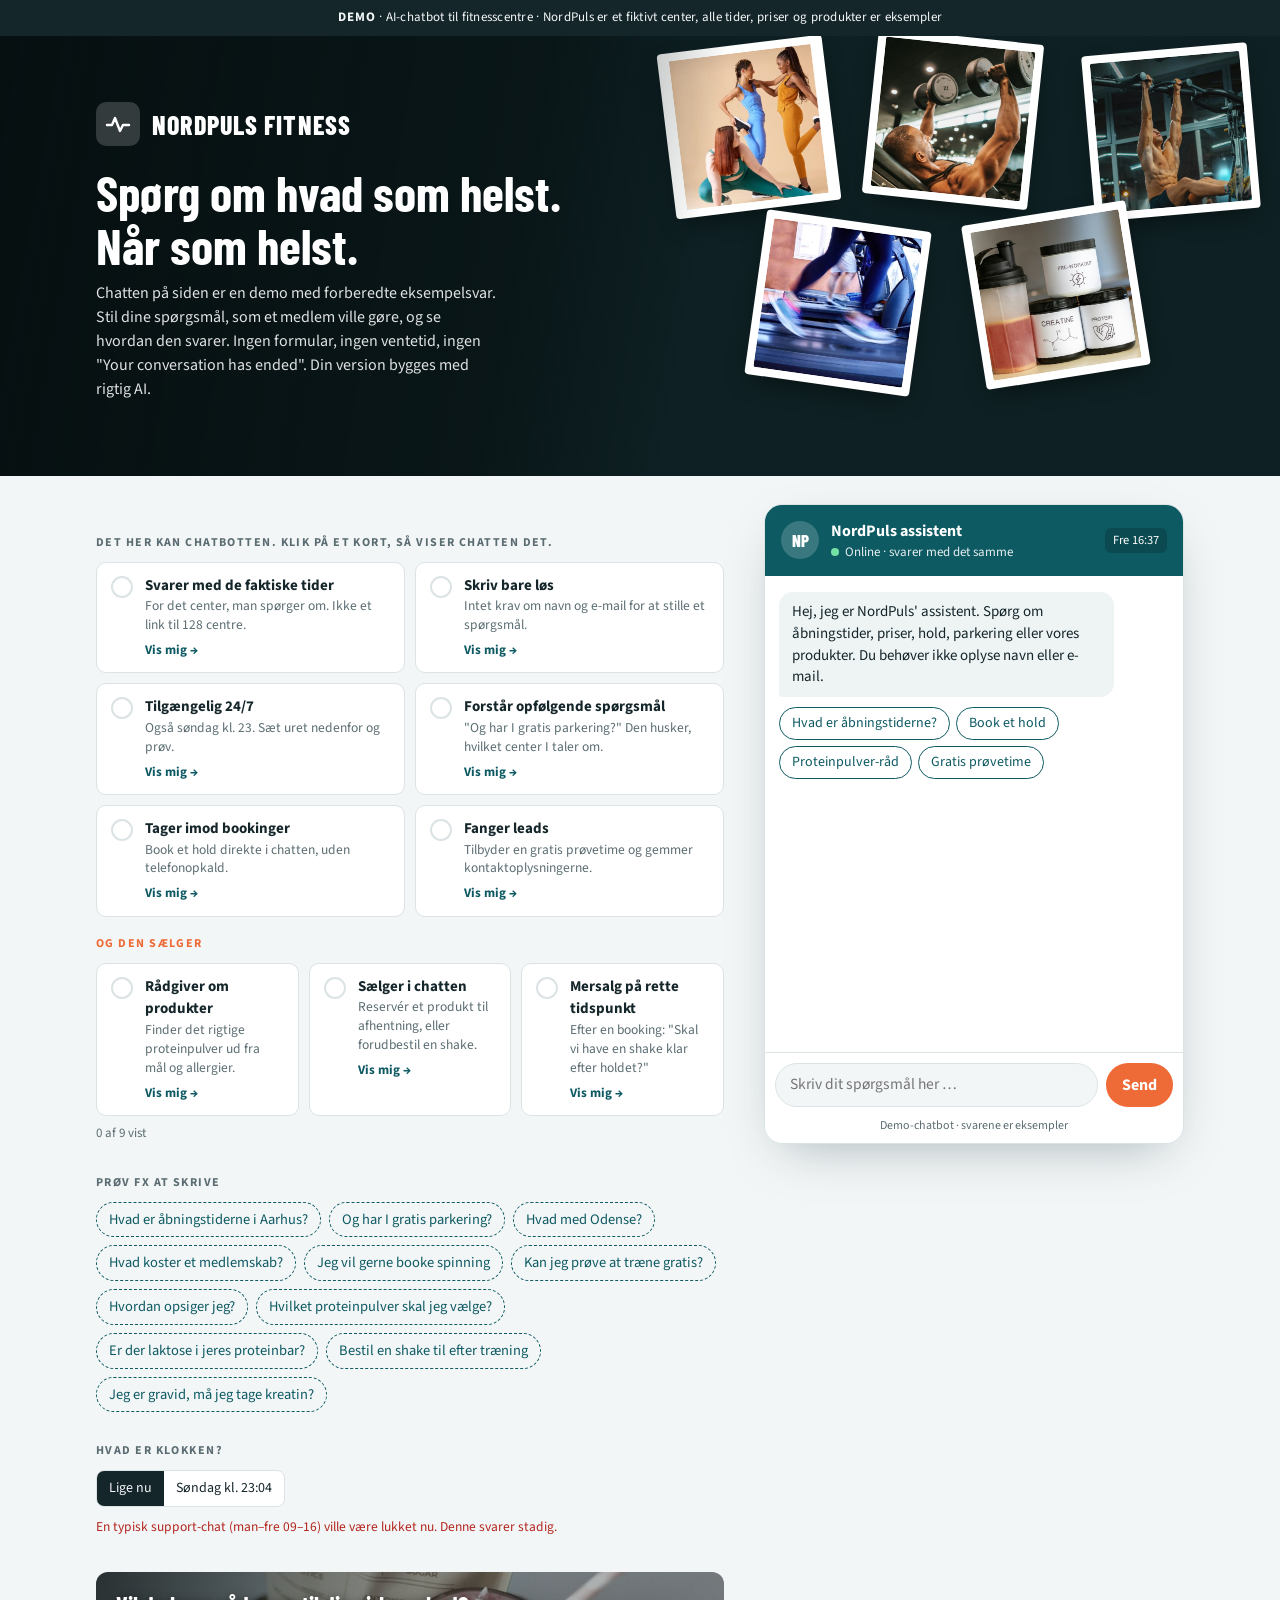
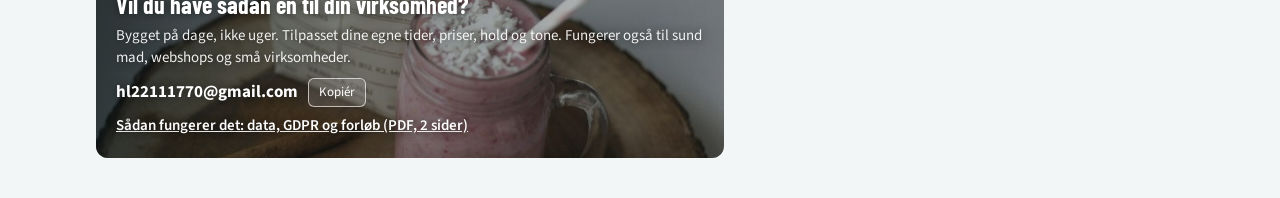
<file: fitness/index.html>
<!doctype html>
<html lang="da">
<head><meta charset="utf-8"><meta name="viewport" content="width=device-width,initial-scale=1,viewport-fit=cover">
<title>NordPuls chatbot-demo</title>
<meta name="description" content="Demo: svarer på åbningstider og priser døgnet rundt, booker hold og sælger shakes. Prøv selv, ingen formular.">
<meta property="og:type" content="website">
<meta property="og:locale" content="da_DK">
<meta property="og:url" content="https://halyna-projects.github.io/fitness/">
<meta property="og:title" content="Prøv en AI-chatbot til fitnesscentre">
<meta property="og:description" content="Demo: svarer på åbningstider og priser døgnet rundt, booker hold og sælger shakes. Prøv selv, ingen formular.">
<meta property="og:image" content="https://halyna-projects.github.io/fitness/assets/og-fitness.jpg">
<meta property="og:image:width" content="1200">
<meta property="og:image:height" content="627">
<meta name="twitter:card" content="summary_large_image">
<script data-goatcounter="https://halyna-demo-dk-jobbot.goatcounter.com/count" async src="//gc.zgo.at/count.js"></script>
<link rel="preconnect" href="https://fonts.googleapis.com">
<link rel="preconnect" href="https://fonts.gstatic.com" crossorigin>
<link rel="stylesheet" href="https://fonts.googleapis.com/css2?family=Barlow+Condensed:wght@600;700;800&family=Source+Sans+3:wght@400;600;700&display=swap">
<style>
/* Layout: gym "website" column (pitch + live checklist) beside a docked chat widget; chat first on phones. */
:root{
  --bg:#f3f6f7; --surface:#ffffff; --ink:#15262b; --muted:#5b6d72; --line:#dbe3e5;
  --brand:#0e5a63; --brand-soft:#e2f0f1; --accent:#ee6a36; --accent-ink:#ffffff;
  --user:#0e5a63; --user-ink:#ffffff; --bot:#eef3f4;
  --ok:#17894a; --ok-soft:#e6f5ec; --warn:#b3261e; --warn-soft:#fcecea;
  --display:"Barlow Condensed","Arial Narrow",Arial,sans-serif;
  --body:"Source Sans 3","Segoe UI",Helvetica,Arial,sans-serif;
}
@media (prefers-color-scheme: dark){:root:not([data-theme="light"]){
  --bg:#0f1719; --surface:#172225; --ink:#e6eef0; --muted:#98abb0; --line:#2a393d;
  --brand:#5fbfc8; --brand-soft:#1c3337; --accent:#f58454; --accent-ink:#1a0e08;
  --user:#2b7f88; --user-ink:#ffffff; --bot:#213034;
  --ok:#5fd08f; --ok-soft:#173327; --warn:#f08a80; --warn-soft:#3a1d1b; color-scheme:dark}}
:root[data-theme="dark"]{
  --bg:#0f1719; --surface:#172225; --ink:#e6eef0; --muted:#98abb0; --line:#2a393d;
  --brand:#5fbfc8; --brand-soft:#1c3337; --accent:#f58454; --accent-ink:#1a0e08;
  --user:#2b7f88; --user-ink:#ffffff; --bot:#213034;
  --ok:#5fd08f; --ok-soft:#173327; --warn:#f08a80; --warn-soft:#3a1d1b; color-scheme:dark}
*{box-sizing:border-box}
body{background:var(--bg);color:var(--ink);font:16px/1.5 var(--body);margin:0}
.demo-bar{background:var(--ink);color:var(--bg);font-size:13px;padding:8px 16px;text-align:center;letter-spacing:.02em}
.demo-bar b{font-weight:700;letter-spacing:.08em}
.wrap{max-width:1120px;margin:0 auto;padding-inline:16px;padding-block:28px 40px;display:grid;grid-template-columns:minmax(0,1fr) minmax(0,420px);gap:40px;align-items:start}
@media (max-width:860px){.wrap{grid-template-columns:minmax(0,1fr);gap:28px}.chat{order:-1}}
h1,h2,h3{font-family:var(--display);text-wrap:balance;margin:0;line-height:1.05}
.brand{display:flex;align-items:center;gap:12px}
.logo{width:44px;height:44px;border-radius:10px;background:var(--brand);display:grid;place-items:center;flex:none}
.logo svg{width:26px;height:26px}
.brand-name{font-family:var(--display);font-weight:800;font-size:26px;letter-spacing:.04em;text-transform:uppercase}
.brand-name span{color:var(--accent)}
.lede{display:grid;gap:10px;margin-top:22px}
.lede h1{font-size:clamp(34px,5vw,50px);font-weight:700}
.lede p{margin:0;color:var(--muted);max-width:60ch}
.hero{position:relative;overflow:hidden;background:#0e2023;min-height:clamp(320px,36vw,440px);display:flex;flex-direction:column;justify-content:center}
.hero-photos{position:absolute;inset:0;z-index:0}
.photo-card{position:absolute;width:clamp(100px,13vw,220px);aspect-ratio:1;background:#fff;padding:8px;border-radius:4px;box-shadow:0 10px 24px -8px rgba(0,0,0,.5)}
.photo-card img{width:100%;height:100%;object-fit:cover;display:block;border-radius:2px}
.hero-fade{position:absolute;inset:0;z-index:1;background:linear-gradient(100deg,rgba(6,14,15,.9) 0%,rgba(6,14,15,.55) 40%,rgba(6,14,15,0) 54%,rgba(6,14,15,0) 100%)}
.hero-inner{position:relative;z-index:2;max-width:1120px;width:100%;margin:0 auto;padding:40px 16px 48px;box-sizing:border-box}
.hero .brand-name,.hero .brand-name span{color:#fff}
.hero .logo{background:rgba(255,255,255,.18);backdrop-filter:blur(2px)}
.hero .lede{margin-top:20px;max-width:500px}
.hero .lede h1{color:#fff}
.hero .lede p{color:rgba(255,255,255,.88);max-width:50ch}
.hero-strip{display:none;flex-direction:column;gap:14px;margin-top:22px}
.hero-strip .strip-row{display:flex;gap:16px;justify-content:center}
.hero-strip img{width:100px;height:100px;object-fit:cover;border-radius:4px;border:3px solid #fff;box-shadow:0 4px 10px -4px rgba(0,0,0,.5)}
.hero-strip .strip-row img:nth-child(3n+1){transform:rotate(-7deg)}
.hero-strip .strip-row img:nth-child(3n+2){transform:rotate(5deg)}
.hero-strip .strip-row img:nth-child(3n+3){transform:rotate(-4deg)}
@media (max-width:860px){.hero-photos{display:none}.hero-fade{background:#0e2023}.hero-strip{display:flex}}
@media (max-width:640px){.hero-inner{padding:30px 16px 36px}}
section.block{margin-top:30px}
.eyebrow{font-size:12px;font-weight:700;letter-spacing:.12em;text-transform:uppercase;color:var(--muted);margin:0 0 10px}
.claims{list-style:none;margin:0;padding:0;display:grid;grid-template-columns:repeat(2,minmax(0,1fr));gap:10px}
@media (max-width:520px){.claims{grid-template-columns:minmax(0,1fr)}}
.claims.three{grid-template-columns:repeat(3,minmax(0,1fr));margin-top:10px}
@media (max-width:1000px){.claims.three{grid-template-columns:minmax(0,1fr)}}
.sub-eyebrow{font-size:12px;font-weight:700;letter-spacing:.12em;text-transform:uppercase;color:var(--accent);margin:18px 0 0}
.msg .small{font-size:12.5px;color:var(--muted)}
.claim{display:grid;grid-template-columns:24px minmax(0,1fr);gap:10px;padding:12px 14px;border:1px solid var(--line);border-radius:10px;background:var(--surface);transition:border-color .3s,background .3s}
.claim .tick{width:22px;height:22px;border-radius:50%;border:2px solid var(--line);display:grid;place-items:center;margin-top:1px;transition:all .3s}
.claim .tick svg{width:12px;height:12px;opacity:0}
.claim b{display:block;font-size:15px}
.claim small{color:var(--muted);font-size:13.5px;line-height:1.4;display:block}
.claim{cursor:pointer}
.claim:not(.done):hover{background:var(--brand-soft)}
.claim.running{outline:2px dashed var(--brand);outline-offset:2px}
.claim .go{display:block;margin-top:6px;font-size:13px;font-weight:700;color:var(--brand)}
.claim.done .go{color:var(--ok)}
.claim.done{border-color:var(--ok);background:var(--ok-soft)}
.claim.done .tick{background:var(--ok);border-color:var(--ok)}
.claim.done .tick svg{opacity:1}
.progress{font-size:13px;color:var(--muted);margin-top:8px;font-variant-numeric:tabular-nums}
.tries{display:flex;flex-wrap:wrap;gap:8px}
.try{font:inherit;font-size:14.5px;border:1px dashed var(--brand);color:var(--brand);background:transparent;border-radius:999px;padding:6px 12px;cursor:pointer}
.try:hover{background:var(--brand-soft)}
.clock{display:flex;flex-wrap:wrap;align-items:center;gap:10px}
.seg{display:inline-flex;border:1px solid var(--line);border-radius:8px;overflow:hidden;background:var(--surface)}
.seg button{font:inherit;font-size:14px;border:0;background:transparent;color:var(--ink);padding:7px 12px;cursor:pointer}
.seg button[aria-pressed="true"]{background:var(--ink);color:var(--bg)}
.clock-note{font-size:13.5px;color:var(--muted);min-width:0}
.clock-note.closed{color:var(--warn)}
.contact{position:relative;margin-top:34px;padding:20px;border-radius:12px;display:grid;gap:8px;overflow:hidden;color:#fff;isolation:isolate}
.contact::before{content:"";position:absolute;inset:0;z-index:-1;background:linear-gradient(100deg,rgba(6,14,15,.82) 0%,rgba(6,14,15,.42) 55%,rgba(6,14,15,.22) 100%),url('assets/contact.jpg') center/cover no-repeat}
.contact h3{font-size:24px;font-weight:700;color:#fff;text-shadow:0 1px 10px rgba(0,0,0,.55)}
.contact p{margin:0;color:rgba(255,255,255,.92);font-size:15px;text-shadow:0 1px 8px rgba(0,0,0,.55)}
.mailrow{display:flex;flex-wrap:wrap;align-items:center;gap:10px}
.mail{font-weight:700;color:#fff;font-size:17px;user-select:all;word-break:break-all;text-shadow:0 1px 8px rgba(0,0,0,.55)}
.pdf{color:#fff;font-weight:600;text-shadow:0 1px 8px rgba(0,0,0,.55)}
.copy{font:inherit;font-size:13px;border:1px solid rgba(255,255,255,.65);background:rgba(255,255,255,.12);color:#fff;border-radius:6px;padding:4px 10px;cursor:pointer}
button:focus-visible,input:focus-visible{outline:3px solid var(--accent);outline-offset:2px}

/* chat widget */
.chat{position:sticky;top:calc(env(safe-area-inset-top,0px) + 16px);background:var(--surface);border:1px solid var(--line);border-radius:18px;box-shadow:0 18px 50px -20px rgba(10,40,45,.35);display:flex;flex-direction:column;height:min(640px,calc(100vh - 48px));min-height:480px;overflow:hidden}
@media (max-width:860px){.chat{position:relative;top:0;height:560px}}
.chat-head{background:var(--brand);color:#fff;padding:14px 16px;display:flex;align-items:center;gap:12px}
.avatar{width:38px;height:38px;border-radius:50%;background:rgba(255,255,255,.18);display:grid;place-items:center;font-family:var(--display);font-weight:800;font-size:17px;flex:none}
.chat-head .who{min-width:0;flex:1}
.chat-head b{display:block;font-size:16px}
.chat-head small{display:flex;align-items:center;gap:6px;font-size:13px;opacity:.9}
.dot{width:8px;height:8px;border-radius:50%;background:#7ef0a8;flex:none}
.chat-clock{font-size:12.5px;background:rgba(0,0,0,.18);padding:3px 8px;border-radius:6px;font-variant-numeric:tabular-nums;white-space:nowrap}
:root[data-theme="dark"] .chat-head{color:#0f1719}
@media (prefers-color-scheme: dark){:root:not([data-theme="light"]) .chat-head{color:#0f1719}}
.log{flex:1;overflow-y:auto;padding:16px 14px;display:flex;flex-direction:column;gap:10px;scroll-behavior:smooth}
.msg{max-width:86%;padding:9px 13px;border-radius:14px;font-size:15px;line-height:1.45;word-wrap:break-word;min-width:0}
.msg.bot{background:var(--bot);align-self:flex-start;border-bottom-left-radius:4px}
.msg.user{background:var(--user);color:var(--user-ink);align-self:flex-end;border-bottom-right-radius:4px}
.msg p{margin:0}
.msg p+p,.msg p+table,.msg table+p{margin-top:6px}
.msg table{border-collapse:collapse;font-size:14px;font-variant-numeric:tabular-nums}
.msg td{padding:1px 12px 1px 0;vertical-align:top}
.msg td:first-child{color:var(--muted)}
.pill{display:inline-block;font-size:12px;font-weight:700;border-radius:999px;padding:1px 8px;margin-left:4px;vertical-align:1px}
.pill.open{background:var(--ok-soft);color:var(--ok)}
.pill.shut{background:var(--warn-soft);color:var(--warn)}
.confirm{border-left:3px solid var(--ok);padding-left:10px}
.chips{display:flex;flex-wrap:wrap;gap:6px;align-self:flex-start;max-width:100%}
.chip{font:inherit;font-size:14px;border:1px solid var(--brand);background:var(--surface);color:var(--brand);border-radius:999px;padding:5px 12px;cursor:pointer}
.chip:hover{background:var(--brand-soft)}
.chips.used .chip{opacity:.45;pointer-events:none}
.typing{align-self:flex-start;background:var(--bot);border-radius:14px;padding:12px 14px;display:flex;gap:4px}
.typing i{width:6px;height:6px;border-radius:50%;background:var(--muted);animation:b 1s infinite}
.typing i:nth-child(2){animation-delay:.15s}.typing i:nth-child(3){animation-delay:.3s}
@keyframes b{0%,60%,100%{transform:translateY(0);opacity:.5}30%{transform:translateY(-4px);opacity:1}}
@media (prefers-reduced-motion:reduce){.typing i{animation:none}.log{scroll-behavior:auto}}
.compose{display:flex;gap:8px;padding:10px;border-top:1px solid var(--line);padding-bottom:calc(10px + env(safe-area-inset-bottom,0px))}
.compose input{flex:1;min-width:0;font:inherit;font-size:15.5px;border:1px solid var(--line);background:var(--bg);color:var(--ink);border-radius:999px;padding:9px 14px}
.compose button{font:inherit;font-weight:700;border:0;background:var(--accent);color:var(--accent-ink);border-radius:999px;padding:0 16px;cursor:pointer}
.fine{font-size:12px;color:var(--muted);text-align:center;padding:0 10px 8px}
</style>
</head>
<body>

<div class="demo-bar"><b>DEMO</b> · AI-chatbot til fitnesscentre · NordPuls er et fiktivt center, alle tider, priser og produkter er eksempler</div>

<div class="hero">
  <div class="hero-photos" aria-hidden="true">
    <div class="photo-card" style="left:52%;top:2%;transform:rotate(-7deg)"><img src="assets/card-stretch.jpg" alt="" loading="lazy"></div>
    <div class="photo-card" style="left:68%;top:0%;transform:rotate(6deg)"><img src="assets/card-bench.jpg" alt="" loading="lazy"></div>
    <div class="photo-card" style="left:85%;top:3%;transform:rotate(-5deg)"><img src="assets/card-pullup.jpg" alt="" loading="lazy"></div>
    <div class="photo-card" style="left:59%;top:42%;transform:rotate(8deg)"><img src="assets/card-treadmill.jpg" alt="" loading="lazy"></div>
    <div class="photo-card" style="left:76%;top:40%;transform:rotate(-9deg)"><img src="assets/card-shake.jpg" alt="" loading="lazy"></div>
  </div>
  <div class="hero-fade"></div>
  <div class="hero-inner">
    <div class="brand">
      <div class="logo" aria-hidden="true"><svg viewBox="0 0 26 26" fill="none" stroke="#fff" stroke-width="2.4" stroke-linecap="round" stroke-linejoin="round"><path d="M2 14h5l3-7 5 13 3-6h6"/></svg></div>
      <div class="brand-name">Nord<span>Puls</span> Fitness</div>
    </div>

    <div class="lede">
      <h1>Spørg om hvad som helst.<br>Når som helst.</h1>
      <p>Chatten på siden er en demo med forberedte eksempelsvar. Stil dine spørgsmål, som et medlem ville gøre, og se hvordan den svarer. Ingen formular, ingen ventetid, ingen "Your conversation has ended". Din version bygges med rigtig AI.</p>
    </div>
    <div class="hero-strip" aria-hidden="true">
      <div class="strip-row">
        <img src="assets/card-stretch.jpg" alt="" loading="lazy">
        <img src="assets/card-bench.jpg" alt="" loading="lazy">
        <img src="assets/card-pullup.jpg" alt="" loading="lazy">
      </div>
      <div class="strip-row">
        <img src="assets/card-treadmill.jpg" alt="" loading="lazy">
        <img src="assets/card-shake.jpg" alt="" loading="lazy">
      </div>
    </div>
  </div>
</div>

<div class="wrap">
  <main>

    <section class="block" aria-labelledby="claims-h">
      <p class="eyebrow" id="claims-h">Det her kan chatbotten. Klik på et kort, så viser chatten det.</p>
      <ul class="claims" id="claims">
        <li class="claim" data-claim="tider"><span class="tick"><svg viewBox="0 0 12 12" fill="none" stroke="#fff" stroke-width="2.2"><path d="M2 6.5 5 9l5-6"/></svg></span><div><b>Svarer med de faktiske tider</b><small>For det center, man spørger om. Ikke et link til 128 centre.</small><span class="go">Vis mig →</span></div></li>
        <li class="claim" data-claim="formular"><span class="tick"><svg viewBox="0 0 12 12" fill="none" stroke="#fff" stroke-width="2.2"><path d="M2 6.5 5 9l5-6"/></svg></span><div><b>Skriv bare løs</b><small>Intet krav om navn og e-mail for at stille et spørgsmål.</small><span class="go">Vis mig →</span></div></li>
        <li class="claim" data-claim="døgn"><span class="tick"><svg viewBox="0 0 12 12" fill="none" stroke="#fff" stroke-width="2.2"><path d="M2 6.5 5 9l5-6"/></svg></span><div><b>Tilgængelig 24/7</b><small>Også søndag kl. 23. Sæt uret nedenfor og prøv.</small><span class="go">Vis mig →</span></div></li>
        <li class="claim" data-claim="opfolg"><span class="tick"><svg viewBox="0 0 12 12" fill="none" stroke="#fff" stroke-width="2.2"><path d="M2 6.5 5 9l5-6"/></svg></span><div><b>Forstår opfølgende spørgsmål</b><small>"Og har I gratis parkering?" Den husker, hvilket center I taler om.</small><span class="go">Vis mig →</span></div></li>
        <li class="claim" data-claim="booking"><span class="tick"><svg viewBox="0 0 12 12" fill="none" stroke="#fff" stroke-width="2.2"><path d="M2 6.5 5 9l5-6"/></svg></span><div><b>Tager imod bookinger</b><small>Book et hold direkte i chatten, uden telefonopkald.</small><span class="go">Vis mig →</span></div></li>
        <li class="claim" data-claim="lead"><span class="tick"><svg viewBox="0 0 12 12" fill="none" stroke="#fff" stroke-width="2.2"><path d="M2 6.5 5 9l5-6"/></svg></span><div><b>Fanger leads</b><small>Tilbyder en gratis prøvetime og gemmer kontaktoplysningerne.</small><span class="go">Vis mig →</span></div></li>
      </ul>
      <p class="sub-eyebrow">Og den sælger</p>
      <ul class="claims three" id="claims-sales">
        <li class="claim" data-claim="produkt"><span class="tick"><svg viewBox="0 0 12 12" fill="none" stroke="#fff" stroke-width="2.2"><path d="M2 6.5 5 9l5-6"/></svg></span><div><b>Rådgiver om produkter</b><small>Finder det rigtige proteinpulver ud fra mål og allergier.</small><span class="go">Vis mig →</span></div></li>
        <li class="claim" data-claim="salg"><span class="tick"><svg viewBox="0 0 12 12" fill="none" stroke="#fff" stroke-width="2.2"><path d="M2 6.5 5 9l5-6"/></svg></span><div><b>Sælger i chatten</b><small>Reservér et produkt til afhentning, eller forudbestil en shake.</small><span class="go">Vis mig →</span></div></li>
        <li class="claim" data-claim="mersalg"><span class="tick"><svg viewBox="0 0 12 12" fill="none" stroke="#fff" stroke-width="2.2"><path d="M2 6.5 5 9l5-6"/></svg></span><div><b>Mersalg på rette tidspunkt</b><small>Efter en booking: "Skal vi have en shake klar efter holdet?"</small><span class="go">Vis mig →</span></div></li>
      </ul>
      <p class="progress" id="progress" aria-live="polite">0 af 9 vist</p>
    </section>

    <section class="block" aria-labelledby="try-h">
      <p class="eyebrow" id="try-h">Prøv fx at skrive</p>
      <div class="tries" id="tries">
        <button class="try" type="button">Hvad er åbningstiderne i Aarhus?</button>
        <button class="try" type="button">Og har I gratis parkering?</button>
        <button class="try" type="button">Hvad med Odense?</button>
        <button class="try" type="button">Hvad koster et medlemskab?</button>
        <button class="try" type="button">Jeg vil gerne booke spinning</button>
        <button class="try" type="button">Kan jeg prøve at træne gratis?</button>
        <button class="try" type="button">Hvordan opsiger jeg?</button>
        <button class="try" type="button">Hvilket proteinpulver skal jeg vælge?</button>
        <button class="try" type="button">Er der laktose i jeres proteinbar?</button>
        <button class="try" type="button">Bestil en shake til efter træning</button>
        <button class="try" type="button">Jeg er gravid, må jeg tage kreatin?</button>
      </div>
    </section>

    <section class="block" aria-labelledby="clock-h">
      <p class="eyebrow" id="clock-h">Hvad er klokken?</p>
      <div class="clock">
        <div class="seg" role="group" aria-label="Tidspunkt for demoen">
          <button type="button" id="t-now" aria-pressed="true">Lige nu</button>
          <button type="button" id="t-sun" aria-pressed="false">Søndag kl. 23:04</button>
        </div>
        <span class="clock-note" id="clock-note"></span>
      </div>
    </section>

    <div class="contact">
      <h3>Vil du have sådan en til din virksomhed?</h3>
      <p>Bygget på dage, ikke uger. Tilpasset dine egne tider, priser, hold og tone. Fungerer også til sund mad, webshops og små virksomheder.</p>
      <div class="mailrow"><span class="mail" id="mail">hl22111770@gmail.com</span><button class="copy" type="button" id="copy">Kopiér</button></div>
      <p><a class="pdf" href="chatbot-til-fitnesscentre.pdf" target="_blank" rel="noopener">Sådan fungerer det: data, GDPR og forløb (PDF, 2 sider)</a></p>
    </div>
  </main>

  <aside class="chat" aria-label="NordPuls chat">
    <div class="chat-head">
      <div class="avatar" aria-hidden="true">NP</div>
      <div class="who"><b>NordPuls assistent</b><small><span class="dot"></span>Online · svarer med det samme</small></div>
      <span class="chat-clock" id="chat-clock"></span>
    </div>
    <div class="log" id="log" aria-live="polite"></div>
    <form class="compose" id="compose" autocomplete="off">
      <input id="q" type="text" placeholder="Skriv dit spørgsmål her …" aria-label="Skriv en besked" maxlength="300">
      <button type="submit">Send</button>
    </form>
    <div class="fine">Demo-chatbot · svarene er eksempler</div>
  </aside>
</div>

<script>
(function(){
"use strict";
// ---------- data ----------
var DAYS=["mandag","tirsdag","onsdag","torsdag","fredag","lørdag","søndag"];
var DAYS_SHORT=["Man","Tir","Ons","Tor","Fre","Lør","Søn"];
function wk(a,b,c,d){return [a,a,a,a,b||a,c||d,d]} // man-tor=a, fre=b, lør=c, søn=d
var CENTERS={
  kbh:{name:"København N",area:"Nørrebro",access:wk(["05:00","24:00"],null,["06:00","24:00"],["06:00","24:00"]),
       staffed:wk(["07:00","21:00"],["07:00","20:00"],["09:00","17:00"],["09:00","17:00"]),
       parking:"Nej, desværre. Der er ingen egen parkeringsplads i København N, kun betalingsparkering på gaden (zone). Til gengæld er der overdækket cykelparkering lige ved indgangen, og Nørrebro st. ligger 4 minutters gang væk.",
       free:false},
  aar:{name:"Aarhus C",area:"Frederiks Allé",access:"24/7",
       staffed:wk(["08:00","20:00"],null,["10:00","14:00"],["10:00","14:00"]),
       parking:"Ja! I Aarhus C er der 3 timers gratis parkering i gården bag centret. Husk P-skiven. Der er 24 pladser, og det er sjældent fyldt efter kl. 19.",
       free:true},
  ode:{name:"Odense SØ",area:"Niels Bohrs Allé",access:wk(["05:30","23:00"],null,["05:30","23:00"],["05:30","23:00"]),
       staffed:wk(["07:00","21:00"],null,["09:00","15:00"],["09:00","15:00"]),
       parking:"Ja, i Odense SØ er parkeringen helt gratis og uden tidsbegrænsning. Der er 60 pladser foran centret, heraf 4 med ladestander.",
       free:true},
  aal:{name:"Aalborg Øst",area:"Aalborg Øst",access:"24/7",
       staffed:wk(["07:00","21:00"],["07:00","19:00"],["09:00","13:00"],["09:00","13:00"]),
       parking:"Ja, der er gratis parkering lige foran centret i Aalborg Øst. Ingen P-skive nødvendig.",
       free:true}
};
var CENTER_WORDS=[["kbh",/\b(københavn|kobenhavn|kbh|nørrebro|norrebro|cph)\b/],["aar",/\b(aarhus|århus)\b/],["ode",/\bodense\b/],["aal",/\b(aalborg|ålborg)\b/]];
var CLASSES={
  spinning:{name:"Spinning",len:45,times:[[0,"17:30"],[2,"17:30"],[3,"06:45"],[5,"10:00"]]},
  yoga:{name:"Yoga",len:60,times:[[1,"18:00"],[3,"18:00"],[6,"10:00"]]},
  functional:{name:"Functional styrke",len:50,times:[[0,"07:00"],[2,"07:00"],[4,"16:30"],[5,"11:15"]]},
  pilates:{name:"Pilates",len:50,times:[[1,"09:30"],[4,"09:30"],[6,"11:30"]]}
};
var CLASS_WORDS=[["spinning",/spinning|spin\b|cykel/],["yoga",/yoga/],["functional",/functional|crossfit|styrke|cirkel/],["pilates",/pilates/]];

// ---------- clock ----------
var simSunday=false;
function now(){
  var d=new Date();
  if(!simSunday) return d;
  var s=new Date(d); s.setDate(d.getDate()+((7-d.getDay())%7)); s.setHours(23,4,0,0); return s;
}
function dayIdx(d){return (d.getDay()+6)%7}
function hm(d){return String(d.getHours()).padStart(2,"0")+":"+String(d.getMinutes()).padStart(2,"0")}
function inRange(t,r){return t>=r[0]&&t<r[1]}
function supportOpen(d){var i=dayIdx(d);return i<5&&inRange(hm(d),["09:00","16:00"])}
function renderClock(){
  var d=now();
  document.getElementById("chat-clock").textContent=DAYS_SHORT[dayIdx(d)]+" "+hm(d);
  var note=document.getElementById("clock-note");
  if(supportOpen(d)){note.textContent="En typisk support-chat (man–fre 09–16) ville også være åben nu.";note.className="clock-note"}
  else{note.textContent="En typisk support-chat (man–fre 09–16) ville være lukket nu. Denne svarer stadig.";note.className="clock-note closed"}
}

// ---------- helpers ----------
function esc(s){return String(s).replace(/[&<>"']/g,function(c){return {"&":"&amp;","<":"&lt;",">":"&gt;",'"':"&quot;","'":"&#39;"}[c]})}
function norm(s){return " "+s.toLowerCase().replace(/[?!.,;:()"]/g," ").replace(/\s+/g," ").trim()+" "}
function findCenter(t){for(var i=0;i<CENTER_WORDS.length;i++)if(CENTER_WORDS[i][1].test(t))return CENTER_WORDS[i][0];return null}
function findClass(t){for(var i=0;i<CLASS_WORDS.length;i++)if(CLASS_WORDS[i][1].test(t))return CLASS_WORDS[i][0];return null}
function findDay(t){
  if(/i morgen/.test(t))return (dayIdx(now())+1)%7;
  if(/ i dag | lige nu | nu /.test(t))return dayIdx(now());
  if(/weekend/.test(t))return 5;
  for(var i=0;i<7;i++)if(t.indexOf(DAYS[i])>=0)return i;
  return null;
}
function exact(r){return r[0]+"–"+r[1]}
function groupRows(arr){ // arr: 7 ranges -> [[label, range]]
  var out=[],s=0;
  for(var i=1;i<=7;i++){
    if(i===7||arr[i][0]!==arr[s][0]||arr[i][1]!==arr[s][1]){
      out.push([s===i-1?DAYS_SHORT[s]:DAYS_SHORT[s]+"–"+DAYS_SHORT[i-1].toLowerCase(),exact(arr[s])]);s=i;
    }
  }
  return out;
}
function isOpen(c,d){
  if(c.access==="24/7")return true;
  return inRange(hm(d),c.access[dayIdx(d)]);
}
function table(rows){return "<table>"+rows.map(function(r){return "<tr><td>"+r[0]+"</td><td>"+r[1]+"</td></tr>"}).join("")+"</table>"}

// ---------- state ----------
var st={center:null,lastIntent:null,flow:null,turns:0,misses:0,lead:null};
var claimsDone={};
function claim(k){
  if(claimsDone[k])return; claimsDone[k]=true;
  var el=document.querySelector('[data-claim="'+k+'"]'); if(el)el.classList.add("done");
  document.getElementById("progress").textContent=Object.keys(claimsDone).length+" af 9 vist";
}
var centerChips=["København N","Aarhus C","Odense SØ","Aalborg Øst"];

// ---------- answers ----------
function hoursAnswer(key,day){
  var c=CENTERS[key],d=now(),today=dayIdx(d);
  claim("tider");
  if(day!==null&&day!==undefined){
    var acc=c.access==="24/7"?"døgnåbent for medlemmer (adgang med app eller kort)":"åbent "+exact(c.access[day]);
    return "<p><b>"+c.name+"</b>, "+DAYS[day]+": "+acc+". Der er personale "+exact(c.staffed[day])+".</p>";
  }
  var open=isOpen(c,d);
  var status=open?'<span class="pill open">Åbent nu</span>':'<span class="pill shut">Lukket nu</span>';
  var a="<p><b>"+c.name+"</b> "+status+"</p>";
  if(c.access==="24/7") a+="<p>Døgnåbent alle dage for medlemmer, med app eller medlemskort.</p><p>Personale i centret:</p>"+table(groupRows(c.staffed));
  else a+=table(groupRows(c.access))+"<p>Personale: "+groupRows(c.staffed).map(function(r){return r[0]+" "+r[1]}).join(" · ")+".</p>";
  return a;
}
function nextSlots(clsKey,n){
  var d=now(),out=[],cls=CLASSES[clsKey];
  for(var add=0;add<8&&out.length<n;add++){
    var day=new Date(d);day.setDate(d.getDate()+add);
    var di=dayIdx(day);
    cls.times.forEach(function(t){
      if(t[0]!==di)return;
      if(add===0&&t[1]<=hm(d))return;
      out.push({date:day,di:di,time:t[1]});
    });
  }
  out.sort(function(a,b){return a.date-b.date||(a.time<b.time?-1:1)});
  return out.slice(0,n);
}
function slotLabel(s){
  var d=now(),diff=Math.round((new Date(s.date).setHours(0,0,0,0)-new Date(d).setHours(0,0,0,0))/864e5);
  var when=diff===0?"I dag":diff===1?"I morgen":DAYS[s.di].charAt(0).toUpperCase()+DAYS[s.di].slice(1);
  return when+" "+s.date.getDate()+"/"+(s.date.getMonth()+1)+" kl. "+s.time;
}
function seats(s){var h=(s.di*7+parseInt(s.time,10)*3+s.date.getDate())%9;return h+2}

// ---------- intent detection ----------
var INTENTS=[
  ["cancelFlow",/^\s*(annuller|afbryd|glem det|stop)\s*$/],
  ["book",/\bbook|tilmeld|reserv|melde mig på/],
  ["trial",/prøve|gratis træning|gratis time|ikke medlem|melde mig ind|indmeld|blive medlem/],
  ["price",/pris|koste|koster|medlemskab|\bkr\b|billig|student|rabat/],
  ["cancel",/opsig|udmeld|melde mig ud|binding|stoppe mit/],
  ["pause",/pause|frys|syg|skadet|gravid|rejse/],
  ["pt",/personlig træner|\bpt\b|personlig træning/],
  ["parking",/parker|p-plads|p plads|\bbil\b|ladestander/],
  ["facilities",/sauna|bad|bruse|omklæd|håndklæd|skab|lås/],
  ["classes",/\bhold\b|holdplan|holdene|spinning|yoga|pilates|functional|crossfit|styrke/],
  ["hours",/åben|åbent|åbning|lukke|lukket|hvornår|døgn|nat\b|sent|tidlig|kl\s?\d|\btider\b/],
  ["human",/medarbejder|menneske|ringe|ring |kontakt|telefon|snakke med/],
  ["thanks",/\btak\b|super|perfekt|fedt|dejligt/],
  ["greet",/^\s*(hej|hejsa|hallo|goddag|godaften|godmorgen|hi|hello)\b/]
];
function detect(t){for(var i=0;i<INTENTS.length;i++)if(INTENTS[i][1].test(t))return INTENTS[i][0];return null}

// ---------- flows ----------
function startLead(reason){
  st.flow={type:"lead"};
  return {html:"<p>"+reason+"</p><p>Skriv din e-mail eller dit telefonnummer, så kontakter en træner dig inden for 24 timer og finder en tid.</p>",chips:["Nej tak"]};
}
function bookStep(){
  var f=st.flow;
  if(!f.cls) return {html:"<p>Hvilket hold vil du booke?</p>",chips:Object.keys(CLASSES).map(function(k){return CLASSES[k].name})};
  if(!f.center) return {html:"<p>"+CLASSES[f.cls].name+", godt valg. Hvilket center?</p>",chips:centerChips};
  if(!f.slot){
    f.options=nextSlots(f.cls,3);
    return {html:"<p>Næste hold med <b>"+CLASSES[f.cls].name+"</b> i "+CENTERS[f.center].name+" ("+CLASSES[f.cls].len+" min):</p>",
            chips:f.options.map(function(s){return slotLabel(s)+" · "+seats(s)+" pladser"})};
  }
  if(!f.name) return {html:"<p>"+slotLabel(f.slot)+", noteret. Hvilket navn skal pladsen bookes i? (Det er det eneste, jeg skal bruge.)</p>"};
  var done="<div class=\"confirm\"><p><b>Du er booket!</b></p>"+table([["Hold",CLASSES[f.cls].name],["Hvor",CENTERS[f.center].name],["Hvornår",slotLabel(f.slot)],["Navn",esc(f.name)]])+"</div><p>Du får en bekræftelse i NordPuls-appen. Kan du ikke komme, kan du afmelde gratis indtil 2 timer før.</p>";
  st.center=f.center; st.flow=null; st.lastIntent="classes"; st.name=f.name; claim("booking");
  var end=addTime(f.slot.time,CLASSES[f.cls].len);
  st.offer={center:f.center,end:end,cls:CLASSES[f.cls].name,name:f.name};
  done+="<p>Vil du have en <b>recovery-shake</b> klar i baren, når holdet slutter kl. "+end+"? 45 kr.</p>";
  return {html:done,chips:["Ja tak, en shake","Nej tak","Har I gratis parkering?"]};
}
function handleFlow(raw,t){
  var f=st.flow;
  if(f.type==="lead"){
    if(/^\s*(nej|nej tak|ellers tak)\s*$/.test(t)){st.flow=null;return {html:"<p>Helt i orden. Spørg bare løs, hvis der er andet.</p>",chips:["Hvad koster det?","Åbningstider"]}}
    var email=raw.match(/[^\s@]+@[^\s@]+\.[a-z]{2,}/i), phone=raw.replace(/[\s-]/g,"").match(/(\+45)?\d{8}/);
    if(email||phone){
      st.flow=null; st.lead=(email||phone)[0]; claim("lead");
      return {html:"<p><b>Tak!</b> Vi har modtaget <b>"+esc(st.lead)+"</b>. En træner kontakter dig inden for 24 timer"+(st.center?" om en gratis prøvetime i "+CENTERS[st.center].name:" om en gratis prøvetime")+".</p><p>(I demoen gemmes intet. I den rigtige version lander det direkte i jeres indbakke eller CRM.)</p>",chips:["Hvad skal jeg medbringe?","Åbningstider"]};
    }
    if(!detect(t)&&!isShop(t)) return {html:"<p>Det ligner ikke en e-mail eller et telefonnummer. Prøv igen, eller skriv \"nej tak\".</p>",chips:["Nej tak"]};
    st.flow=null; return null; // new question: leave the flow
  }
  if(f.type==="advice"||f.type==="reserve"||f.type==="shake") return shopFlow(raw,t);
  if(f.type==="book"){
    var cls=findClass(t),c=findCenter(t);
    if(cls&&!f.cls){f.cls=cls}
    if(c){f.center=c}
    if(f.cls&&f.center&&!f.slot&&f.options){
      var pick=f.options.filter(function(s){return t.indexOf(norm(slotLabel(s)).trim())>=0})[0];
      if(pick){f.slot=pick;return bookStep()}
    }
    if(f.slot&&!f.name){
      var intent=detect(t);
      if(intent&&intent!=="greet"){st.flow=null;return null}
      f.name=raw.trim().slice(0,40); return bookStep();
    }
    if(cls||c) return bookStep();
    var it=detect(t); if(it&&it!=="book"){st.flow=null;return null}
    return bookStep();
  }
  return null;
}

// ---------- shop: sports nutrition ----------
var PRODUCTS={
  whey:{name:"NordPuls Whey, vanilje eller chokolade",short:"Whey",price:349,size:"1 kg (33 portioner)",info:"24 g protein pr. portion",free:["glutenfri"],allergens:"mælk",use:"efter træning eller som mellemmåltid"},
  iso:{name:"NordPuls Isolate, laktosefri",short:"Isolate",price:399,size:"900 g (30 portioner)",info:"27 g protein pr. portion",free:["laktosefri","glutenfri"],allergens:"mælk (laktosefri)",use:"efter træning"},
  plant:{name:"NordPuls Plant Protein, bær",short:"Plant Protein",price:329,size:"750 g (25 portioner)",info:"21 g protein pr. portion",free:["vegansk","laktosefri","glutenfri"],allergens:"soja",use:"efter træning eller som mellemmåltid"},
  bar:{name:"Proteinbar, karamel",short:"Proteinbar karamel",price:25,size:"55 g",info:"20 g protein",free:["glutenfri"],allergens:"mælk, soja. Kan indeholde spor af nødder",use:"som mellemmåltid"},
  vbar:{name:"Vegansk proteinbar, kakao",short:"Vegansk proteinbar",price:25,size:"50 g",info:"15 g protein",free:["vegansk","laktosefri"],allergens:"soja, havre (gluten)",use:"som mellemmåltid"},
  kreatin:{name:"Kreatin monohydrat",short:"Kreatin",price:199,size:"300 g (100 portioner)",info:"3 g kreatin pr. portion",free:["vegansk","laktosefri","glutenfri"],allergens:"ingen",use:"dagligt"},
  elek:{name:"Elektrolytter, citron",short:"Elektrolytter",price:149,size:"20 brusetabletter",info:"natrium, kalium og magnesium",free:["vegansk","laktosefri","glutenfri"],allergens:"ingen",use:"under og efter lange træningspas"}
};
var PROD_WORDS=[["iso",/isolat/],["plant",/plant|plante|vegansk protein ?pulver|vegansk pulver/],["vbar",/vegansk (protein)?bar/],["bar",/proteinbar|\bbar\b|barer/],["kreatin",/kreatin/],["elek",/elektrolyt|salttablet/],["whey",/whey|proteinpulver|pulver/]];
var SHAKES=["Vanilje","Chokolade","Jordbær (vegansk)"];
var SHOP_RE=/protein|pulver|whey|isolat|kreatin|elektrolyt|\bbar\b|barer|shake|smoothie|recovery|kosttilskud|tilskud|produkt/;
function isShop(t){return SHOP_RE.test(t)}
function findProduct(t){for(var i=0;i<PROD_WORDS.length;i++)if(PROD_WORDS[i][1].test(t))return PROD_WORDS[i][0];return null}
function pad2(n){return String(n).padStart(2,"0")}
function addTime(s,m){var mins=parseInt(s.slice(0,2),10)*60+parseInt(s.slice(3),10)+m;mins%=1440;return pad2(Math.floor(mins/60))+":"+pad2(mins%60)}
function inMin(m){return addTime(hm(now()),m)}
var DISCLAIMER='<p class="small">Kosttilskud erstatter ikke en varieret kost. Har du spørgsmål om dit helbred, så spørg din læge.</p>';
function productCard(k,t){
  var p=PRODUCTS[k],pre="";
  var ask=/laktose/.test(t)?"laktosefri":/gluten/.test(t)?"glutenfri":/vegan|vegetar/.test(t)?"vegansk":null;
  if(ask){
    if(p.free.indexOf(ask)>=0) pre="<p><b>Ja</b>, "+p.name+" er "+ask+".</p>";
    else{
      var alt=Object.keys(PRODUCTS).filter(function(x){return x!==k&&PRODUCTS[x].free.indexOf(ask)>=0&&PRODUCTS[x].use.split(" ")[0]===p.use.split(" ")[0]})[0]||Object.keys(PRODUCTS).filter(function(x){return PRODUCTS[x].free.indexOf(ask)>=0&&/protein/.test(PRODUCTS[x].info)})[0];
      pre="<p><b>Nej</b>, "+p.name+" er ikke "+ask+" (den indeholder "+p.allergens.split(".")[0]+").</p>"+(alt?"<p>Et "+ask+"t alternativ er <b>"+PRODUCTS[alt].name+"</b>, "+PRODUCTS[alt].price+" kr.</p>":"");
      if(alt){st.lastProduct=alt;claim("produkt");return {html:pre+DISCLAIMER,chips:["Reservér "+PRODUCTS[alt].short+" · hent i receptionen","Hvilket produkt passer til mig?"]}}
    }
  }else if(/nød/.test(t)){
    pre="<p>"+(/nød/.test(p.allergens)?"Ja, "+p.name+" kan indeholde spor af nødder.":"Nej, der er ikke nødder i "+p.name+".")+"</p>";
  }
  st.lastProduct=k; claim("produkt");
  return {html:pre+"<p><b>"+p.name+"</b> · "+p.price+" kr.</p>"+table([["Indhold",p.info],["Størrelse",p.size],["Allergener",p.allergens],["Passer til",p.use]]),
          chips:["Reservér "+p.short+" · hent i receptionen","Hvilket produkt passer til mig?","Bestil en shake"]};
}
function recommend(f){
  var protein=f.diet==="vegansk"?"plant":f.diet==="laktosefri"?"iso":"whey";
  var list=[protein];
  if(f.when==="mellem"){
    var snack=f.diet==="glutenfri"?"bar":(f.diet==="vegansk"||f.diet==="laktosefri")?"vbar":"bar";
    if(!(f.diet==="glutenfri"&&snack==="vbar"))list.push(snack);
  }
  if(list.length<2){ if(f.goal==="muskel")list.push("kreatin"); else if(f.goal==="udh")list.push("elek"); }
  var goalTxt={muskel:"muskelopbygning",vaegt:"vægttab",udh:"udholdenhed",alm:"generel træning"}[f.goal];
  var html="<p>Til "+goalTxt+(f.diet!=="ingen"?", "+f.diet:"")+", "+(f.when==="mellem"?"som mellemmåltid":"efter træning")+", vil jeg foreslå:</p>";
  list.forEach(function(k){var p=PRODUCTS[k];html+="<p><b>"+p.name+"</b> · "+p.price+" kr.<br>"+p.info+" · "+(p.free.length?p.free.join(", "):"allergener: "+p.allergens)+"</p>"});
  st.lastProduct=list[0]; st.flow=null; claim("produkt");
  var chips=list.map(function(k){return "Reservér "+PRODUCTS[k].short+" · hent i receptionen"}); chips.push("Bestil en shake til efter træning");
  return {html:html+DISCLAIMER,chips:chips};
}
function adviceStep(){
  var f=st.flow;
  if(!f.goal)return {html:"<p>Det hjælper jeg gerne med. Tre hurtige spørgsmål. Hvad er dit mål?</p>",chips:["Muskelopbygning","Vægttab","Udholdenhed","Ved ikke"]};
  if(!f.diet)return {html:"<p>Er der noget, du skal undgå?</p>",chips:["Ingen","Laktosefri","Vegansk","Glutenfri"]};
  if(!f.when)return {html:"<p>Hvornår vil du typisk bruge det?</p>",chips:["Efter træning","Som mellemmåltid"]};
  return recommend(f);
}
function reserveStep(){
  var f=st.flow,p=PRODUCTS[f.prod];
  if(!f.center)return needCenter("Hvilken reception skal den ligge klar i?");
  if(!f.name)return {html:"<p>"+p.name+" i "+CENTERS[f.center].name+". Hvilket navn skal den reserveres i?</p>"};
  st.flow=null; st.center=f.center; st.name=f.name; claim("salg");
  return {html:'<div class="confirm"><p><b>Reserveret!</b></p>'+table([["Produkt",p.name],["Pris",p.price+" kr."],["Hent i",CENTERS[f.center].name+", receptionen"],["Navn",esc(f.name)]])+"</div><p>Den ligger klar i 48 timer. Betal ved afhentning eller i NordPuls-appen.</p><p class=\"small\">I demoen gemmes intet. I den rigtige version får receptionen besked med det samme.</p>",
          chips:["Bestil også en shake","Åbningstider"]};
}
function startShake(o){
  st.flow={type:"shake",center:o?o.center:st.center,when:o?"kl. "+o.end+", når "+o.cls+" slutter":null,name:o?o.name:st.name,fromBooking:!!o};
  return shakeStep();
}
function shakeStep(){
  var f=st.flow;
  if(!f.flavor)return {html:"<p>"+(f.fromBooking?"Super! ":"")+"Hvilken recovery-shake? 45 kr., 25 g protein, lavet frisk i baren.</p>",chips:SHAKES.map(function(x){return x+" · 45 kr."})};
  if(!f.center)return needCenter("I hvilken bar skal den stå klar?");
  if(!f.when)return {html:"<p>Hvornår skal den være klar?</p>",chips:["Om 30 minutter","Om 1 time","Når jeg kommer"]};
  if(!f.name)return {html:"<p>Hvilket navn skal stå på koppen?</p>"};
  st.flow=null; st.center=f.center; st.name=f.name; claim("salg"); if(f.fromBooking)claim("mersalg");
  return {html:'<div class="confirm"><p><b>Bestilt!</b></p>'+table([["Shake","Recovery, "+f.flavor.toLowerCase()],["Pris","45 kr."],["Hvor","Baren i "+CENTERS[f.center].name],["Klar",f.when],["Navn",esc(f.name)]])+"</div><p>Betal ved afhentning eller i NordPuls-appen.</p>",
          chips:["Har I gratis parkering?","Proteinpulver-råd"]};
}
function shopFlow(raw,t){
  var f=st.flow;
  if(/^\s*(annuller|afbryd|nej tak|stop|glem det)\s*$/.test(t)){st.flow=null;return {html:"<p>Helt i orden. Spørg bare løs, hvis der er andet.</p>",chips:["Åbningstider","Book et hold"]}}
  var c=findCenter(t); if(c&&!f.center)f.center=c;
  if(f.type==="advice"){
    if(!f.goal){var g=/muskel|styrke/.test(t)?"muskel":/vægt|tabe|slank|fedt/.test(t)?"vaegt":/udhold|løb|cykel|kondi|spinning/.test(t)?"udh":/ved ikke|andet|generel/.test(t)?"alm":null;if(g){f.goal=g;return adviceStep()}}
    else if(!f.diet){var d=/vegan/.test(t)?"vegansk":/laktose/.test(t)?"laktosefri":/gluten/.test(t)?"glutenfri":/ingen|intet|nej/.test(t)?"ingen":null;if(d){f.diet=d;return adviceStep()}}
    else if(!f.when){var w=/efter/.test(t)?"efter":/mellem|snack|sult/.test(t)?"mellem":null;if(w){f.when=w;return adviceStep()}}
    if(detect(t)||isShop(t)){st.flow=null;return null}
    return adviceStep();
  }
  if(f.type==="reserve"){
    if(c)return reserveStep();
    if(f.center&&!f.name){if(detect(t)||isShop(t)){st.flow=null;return null}f.name=raw.trim().slice(0,40);return reserveStep()}
    if(detect(t)||isShop(t)){st.flow=null;return null}
    return reserveStep();
  }
  if(f.type==="shake"){
    if(!f.flavor){var fl=/vanil/.test(t)?SHAKES[0]:/chokolade/.test(t)?SHAKES[1]:/jordbær/.test(t)?SHAKES[2]:null;if(fl){f.flavor=fl;return shakeStep()}}
    else if(c){return shakeStep()}
    else if(!f.when&&f.center){var m=/30/.test(t)?30:/1 time|time/.test(t)?60:/kommer/.test(t)?-1:null;if(m!==null){f.when=m<0?"når du kommer (vis ordren i baren)":"kl. "+inMin(m);return shakeStep()}}
    else if(f.when&&f.center&&!f.name){if(detect(t)||isShop(t)){st.flow=null;return null}f.name=raw.trim().slice(0,40);return shakeStep()}
    if(detect(t)||(isShop(t)&&!/shake/.test(t))){st.flow=null;return null}
    return shakeStep();
  }
  return null;
}
function shopReply(raw,t){
  if(st.offer){var o=st.offer;st.offer=null;if(/^ ja\b/.test(t))return startShake(o)}
  if(!isShop(t)&&!/reserv|hent i receptionen/.test(t))return null;
  if(/gravid|ammer|amning|medicin|sygdom|diabetes|nyre|blodtryk|hjerte|læge|\bsyg\b/.test(t))
    return {html:"<p>Det spørgsmål skal din læge svare på, ikke en chatbot. Jeg kan fortælle, hvad der står på varedeklarationen, men ikke om et produkt passer til din situation.</p><p>Vil du tale med en af vores trænere i stedet?</p>",chips:["Ja, kontakt mig","Nej tak"]};
  if(/reserv|hent i receptionen|læg.*til side/.test(t)){
    var k=findProduct(t)||st.lastProduct;
    if(!k){st.flow={type:"advice"};return adviceStep()}
    st.flow={type:"reserve",prod:k,center:findCenter(t)||st.center,name:null};
    return reserveStep();
  }
  if(/shake|smoothie|recovery/.test(t))return startShake(null);
  if(/proteinpulver-råd|passer til mig|vælge|anbefal|rådgiv|skal jeg (tage|købe|drikke|bruge)|kosttilskud|\btilskud/.test(t)&&!/laktose|gluten|nød/.test(t)){st.flow={type:"advice"};return adviceStep()}
  var pk=findProduct(t); if(pk)return productCard(pk,t);
  if(/protein/.test(t)){st.flow={type:"advice"};return adviceStep()}
  return null;
}

// ---------- main reply ----------
function reply(raw){
  var t=norm(raw), prevCenter=st.center;
  st.turns++;
  if(st.turns===1)claim("formular");
  if(!supportOpen(now()))claim("døgn");
  if(st.flow){var fr=handleFlow(raw,t);if(fr)return fr}
  if(/bare opsig/.test(t))return {html:"<p>Forstået. Gå til <b>Profil → Medlemskab → Opsig</b> i appen, så er det klaret. Du er altid velkommen tilbage.</p>"};
  var sr=shopReply(raw,t); if(sr)return sr;
  var intent=detect(t), c=findCenter(t), day=findDay(t), cls=findClass(t);
  if(intent==="cancelFlow")return {html:"<p>Okay, det er annulleret. Hvad kan jeg ellers hjælpe med?</p>",chips:["Åbningstider","Priser","Book et hold"]};
  // follow-ups: "og i Odense?", "hvad med søndag?"
  var followUp=false;
  if(!intent&&!c&&day!==null&&st.center){intent="hours";followUp=true}
  if(!intent&&(c||day!==null)&&st.lastIntent){intent=st.lastIntent;followUp=true}
  if(!intent&&c){intent="hours"}
  if(c)st.center=c;
  if(!c&&st.center&&["hours","parking","facilities"].indexOf(intent)>=0&&prevCenter)followUp=true;
  if(followUp&&st.turns>1)claim("opfolg");
  var r=answer(intent,st.center,day,cls,raw);
  if(intent&&["hours","parking","facilities","classes","price"].indexOf(intent)>=0)st.lastIntent=intent;
  if(intent)st.misses=0;
  return r;
}
function needCenter(q){return {html:"<p>"+q+" Vi har fire centre. Hvilket tænker du på?</p>",chips:centerChips}}
function answer(intent,c,day,cls,raw){
  switch(intent){
  case "greet":return {html:"<p>Hej! Hvad kan jeg hjælpe med?</p>",chips:["Åbningstider","Book et hold","Proteinpulver-råd","Gratis prøvetime"]};
  case "hours":
    if(!c){st.lastIntent="hours";return needCenter("Det afhænger lidt af centret.")}
    return {html:hoursAnswer(c,day),chips:["Har I gratis parkering?","Hvad med weekenden?","Book et hold"]};
  case "parking":
    if(!c){st.lastIntent="parking";return needCenter("Det kommer an på centret.")}
    return {html:"<p>"+CENTERS[c].parking+"</p>",chips:["Åbningstider","Har I sauna?","Hvad koster det?"]};
  case "facilities":
    return {html:"<p>Alle vores centre har omklædning med bruser, gratis håndklæder og aflåselige skabe (tag din egen hængelås med, eller lån en i receptionen). Sauna findes i "+(c==="kbh"?"alle centre undtagen København N":"Aarhus C, Odense SØ og Aalborg Øst")+".</p>",chips:["Åbningstider","Priser"]};
  case "price":
    return {html:"<p>Vores medlemskaber, alle uden binding:</p>"+table([["Basis","229 kr./md. · fri træning, alle centre"],["Plus","329 kr./md. · inkl. alle hold"],["Student","179 kr./md. · som Plus, med gyldigt studiekort"]])+"<p>Ingen oprettelsesgebyr ved indmeldelse online. Opsigelse med løbende måned + 1.</p>",chips:["Gratis prøvetime","Book et hold","Hvordan opsiger jeg?"]};
  case "trial":
    return startLead("Du er velkommen til at prøve en gratis træning, med en træner der viser dig rundt.");
  case "book":case "classes":
    if(intent==="classes"&&!cls&&!/book/.test(raw.toLowerCase())){
      return {html:"<p>Holdene er de samme i alle fire centre:</p>"+table(Object.keys(CLASSES).map(function(k){var x=CLASSES[k];return [x.name,x.times.map(function(tt){return DAYS_SHORT[tt[0]]+" "+tt[1]}).join(", ")]}))+"<p>Hold er inkluderet i Plus- og Student-medlemskab.</p>",chips:["Book spinning","Book yoga","Hvad koster det?"]};
    }
    st.flow={type:"book",cls:cls,center:c||st.center};
    return bookStep();
  case "cancel":
    return {html:"<p>Du kan opsige i NordPuls-appen under <b>Profil → Medlemskab → Opsig</b>. Der er ingen binding, kun løbende måned + 1. Opsiger du i dag, er sidste betaling for næste måned.</p><p>Er det fordi du har brug for en pause? Du kan også fryse dit medlemskab.</p>",chips:["Fortæl om pause","Nej tak, bare opsig"]};
  case "pause":
    return {html:"<p>Du kan sætte dit medlemskab på pause i 1–3 måneder for 49 kr./md. Ved sygdom eller skade med lægeerklæring er pausen gratis. Det klares i appen under <b>Profil → Medlemskab → Pause</b>.</p>",chips:["Åbningstider","Tak!"]};
  case "pt":
    return startLead("En personlig træner koster 450 kr. pr. session (45 min.), og nye medlemmer får første session til halv pris.");
  case "human":
    return startLead("Selvfølgelig. En medarbejder kan ringe eller skrive til dig.");
  case "thanks":
    return {html:"<p>Så lidt! Skriv endelig igen, også midt om natten.</p>"};
  }
  if(/medbring/.test(raw.toLowerCase()))return {html:"<p>Bare træningstøj, indendørssko og en vandflaske. Håndklæder får du hos os.</p>"};
  if(/fortæl om pause/.test(raw.toLowerCase()))return answer("pause",c,day,cls,raw);
  st.misses++;
  if(st.misses>=2){st.misses=0;return startLead("Det spørgsmål vil jeg hellere lade en kollega svare på, så du får et præcist svar.")}
  return {html:"<p>Det er jeg ikke helt sikker på. Jeg kan hjælpe med åbningstider, priser, hold og booking, parkering, pause og opsigelse, og med proteinpulver og shakes.</p>",chips:["Åbningstider","Priser","Book et hold","Tal med en medarbejder"]};
}

// ---------- UI ----------
var log=document.getElementById("log"),input=document.getElementById("q"),busy=false;
function addMsg(who,html){var m=document.createElement("div");m.className="msg "+who;m.innerHTML=html;log.appendChild(m);log.scrollTop=log.scrollHeight;return m}
function addChips(list){
  if(!list||!list.length)return;
  var w=document.createElement("div");w.className="chips";
  list.forEach(function(l){var b=document.createElement("button");b.type="button";b.className="chip";b.textContent=l;b.onclick=function(){w.classList.add("used");send(l.split(" · ")[0])};w.appendChild(b)});
  log.appendChild(w);log.scrollTop=log.scrollHeight;
}
function send(text){
  text=String(text||"").trim(); if(!text||busy)return;
  busy=true;
  document.querySelectorAll(".chips:not(.used)").forEach(function(c){c.classList.add("used")});
  addMsg("user","<p>"+esc(text)+"</p>");
  var r=reply(text);
  var ty=document.createElement("div");ty.className="typing";ty.innerHTML="<i></i><i></i><i></i>";log.appendChild(ty);log.scrollTop=log.scrollHeight;
  var delay=window.matchMedia("(prefers-reduced-motion: reduce)").matches?150:550+Math.min(r.html.length,600);
  setTimeout(function(){ty.remove();addMsg("bot",r.html);addChips(r.chips);busy=false},delay);
}
document.getElementById("compose").addEventListener("submit",function(e){e.preventDefault();var v=input.value;input.value="";send(v)});
document.querySelectorAll(".try").forEach(function(b){b.addEventListener("click",function(){send(b.textContent);if(window.innerWidth<=860)document.querySelector(".chat").scrollIntoView({block:"start"})})});
function setClock(sun){
  simSunday=sun;
  document.getElementById("t-now").setAttribute("aria-pressed",String(!sun));
  document.getElementById("t-sun").setAttribute("aria-pressed",String(sun));
  renderClock();
}
document.getElementById("t-now").onclick=function(){setClock(false)};
document.getElementById("t-sun").onclick=function(){setClock(true)};
document.getElementById("copy").addEventListener("click",function(){
  var btn=this,txt=document.getElementById("mail").textContent;
  function sel(){var r=document.createRange();r.selectNodeContents(document.getElementById("mail"));var s=getSelection();s.removeAllRanges();s.addRange(r);btn.textContent="Markeret"}
  try{navigator.clipboard.writeText(txt).then(function(){btn.textContent="Kopieret"},sel)}catch(e){sel()}
});
var DEMOS={tider:["Hvad er åbningstiderne i Aarhus?"],formular:["Hvad koster et medlemskab?"],"døgn":["SUNDAY","Har I åbent nu i Aarhus?"],
  opfolg:["Hvad er åbningstiderne i Aarhus?","Og har I gratis parkering?"],booking:["Jeg vil gerne booke spinning"],lead:["Kan jeg prøve at træne gratis?"],
  produkt:["Hvilket proteinpulver skal jeg vælge?"],salg:["Bestil en shake til efter træning"],mersalg:["Jeg vil gerne booke yoga"]};
var demoRunning=false;
function wantsText(){
  var f=st.flow; if(!f)return null;
  if(f.type==="lead")return "anna@eksempel.dk";
  if(f.type==="book"&&f.slot&&!f.name)return "Anna";
  if(f.type==="reserve"&&f.center&&!f.name)return "Anna";
  if(f.type==="shake"&&f.flavor&&f.center&&f.when&&!f.name)return "Anna";
  return null;
}
function runDemo(k){
  if(demoRunning)return; demoRunning=true;
  var card=document.querySelector('[data-claim="'+k+'"]'); card.classList.add("running");
  var seq=(DEMOS[k]||[]).slice(), steps=0, acceptedOffer=false;
  if(k==="opfolg"&&st.center)seq=["Og har I gratis parkering?"];
  st.flow=null; st.offer=null;
  if(window.innerWidth<=860)document.querySelector(".chat").scrollIntoView({block:"start"});
  function finish(){demoRunning=false;card.classList.remove("running")}
  function next(){
    if(busy){setTimeout(next,200);return}
    if(seq.length){var q=seq.shift();if(q==="SUNDAY"){setClock(true);next();return}send(q);setTimeout(next,300);return}
    if(steps++>8)return finish();
    if(k==="mersalg"&&st.offer&&!acceptedOffer){acceptedOffer=true;send("Ja tak, en shake");setTimeout(next,300);return}
    if(!st.flow)return finish();
    var txt=wantsText();
    if(txt){send(txt);setTimeout(next,300);return}
    var chip=document.querySelector(".chips:not(.used) .chip");
    if(!chip)return finish();
    setTimeout(function(){chip.click();setTimeout(next,300)},500);
  }
  next();
}
document.querySelectorAll(".claim").forEach(function(el){
  el.setAttribute("role","button");el.setAttribute("tabindex","0");
  el.addEventListener("click",function(){runDemo(el.getAttribute("data-claim"))});
  el.addEventListener("keydown",function(e){if(e.key==="Enter"||e.key===" "){e.preventDefault();runDemo(el.getAttribute("data-claim"))}});
});
setInterval(renderClock,30000);
renderClock();
addMsg("bot","<p>Hej, jeg er NordPuls' assistent. Spørg om åbningstider, priser, hold, parkering eller vores produkter. Du behøver ikke oplyse navn eller e-mail.</p>");
addChips(["Hvad er åbningstiderne?","Book et hold","Proteinpulver-råd","Gratis prøvetime"]);
})();
</script>
</body>
</html>
</file>
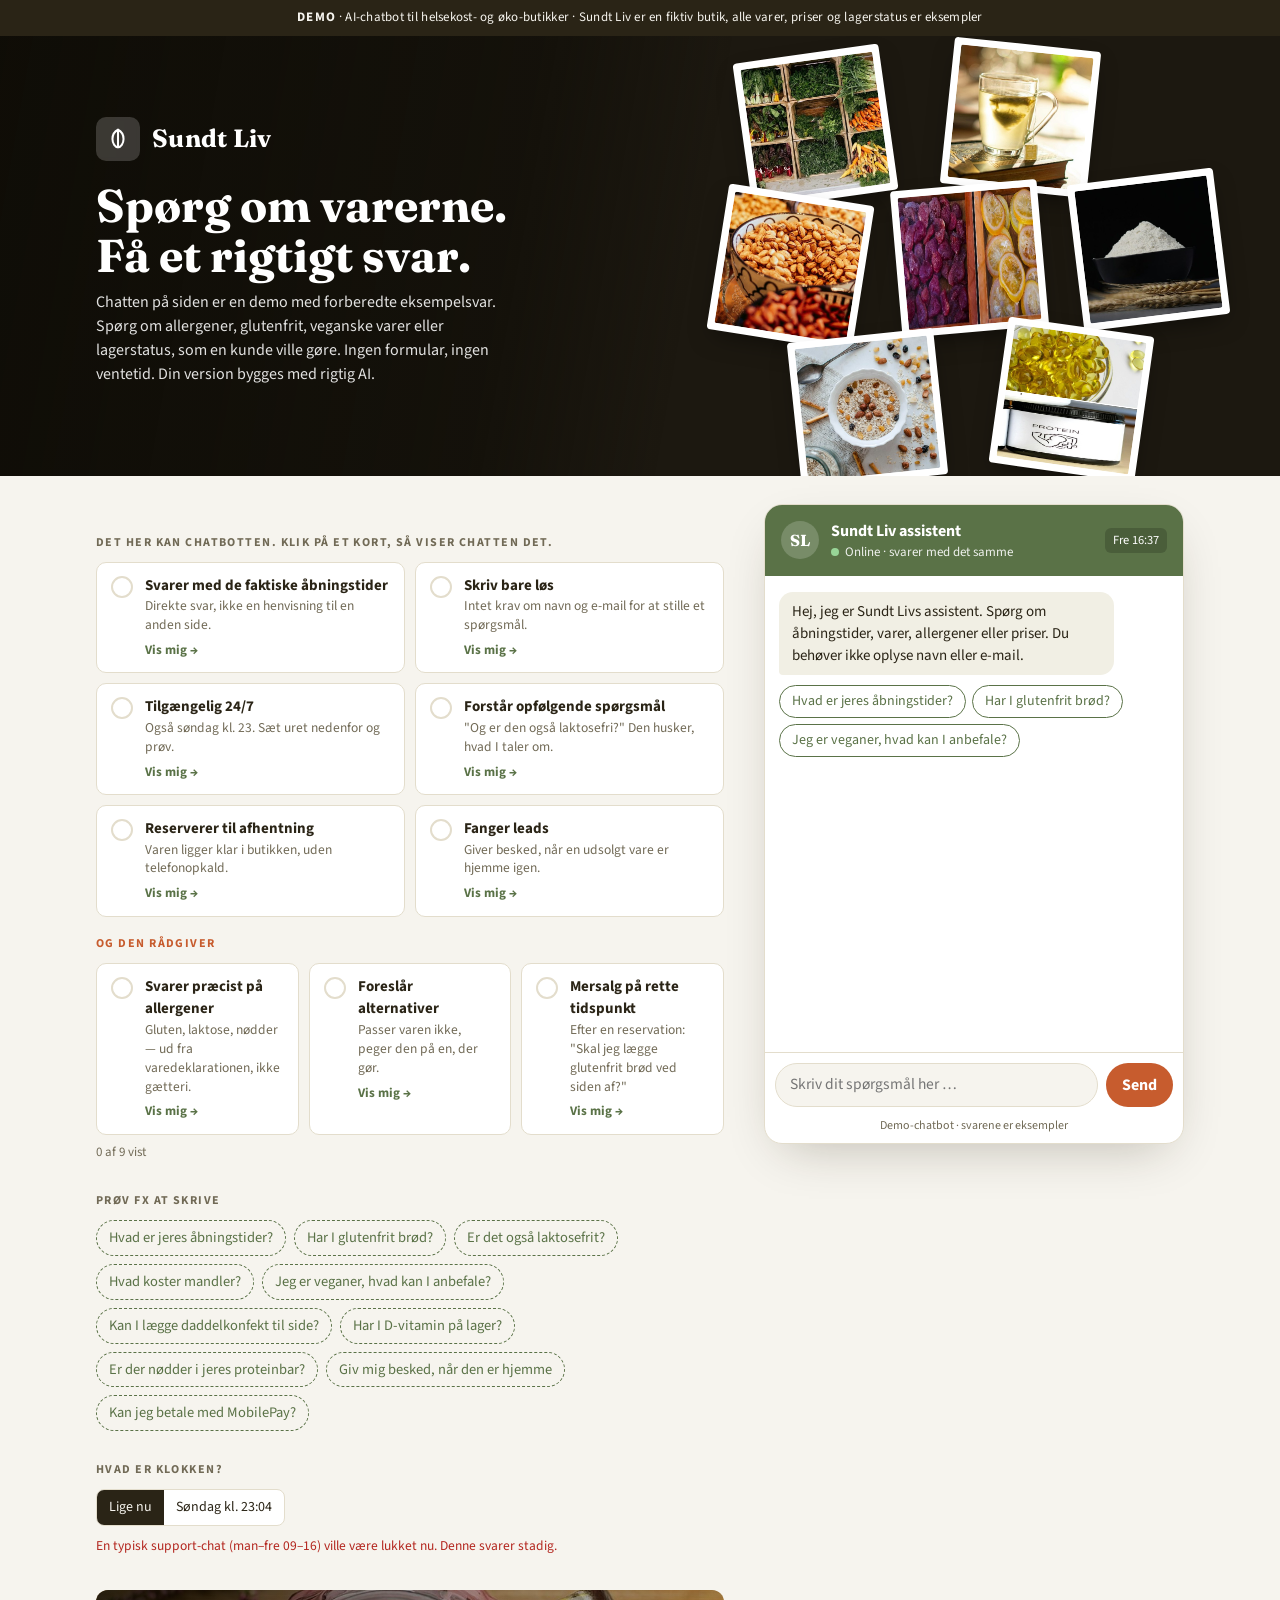
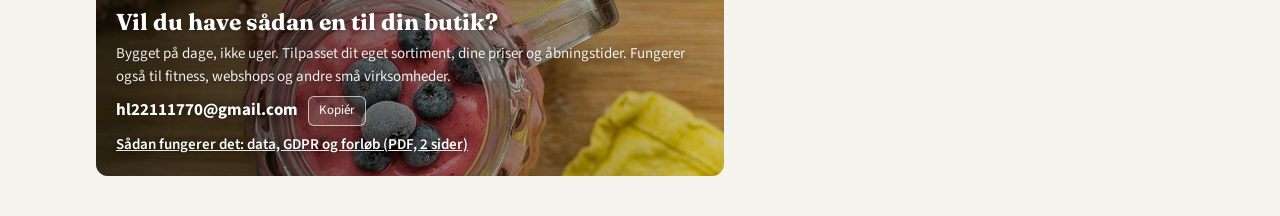
<file: helsekost/index.html>
<!doctype html>
<html lang="da">
<head><meta charset="utf-8"><meta name="viewport" content="width=device-width,initial-scale=1,viewport-fit=cover">
<title>Sundt Liv chatbot-demo</title>
<meta name="description" content="Demo: svarer på allergener, glutenfrit, veganske varer og lagerstatus døgnet rundt. Prøv selv, ingen formular.">
<meta property="og:type" content="website">
<meta property="og:locale" content="da_DK">
<meta property="og:url" content="https://halyna-projects.github.io/helsekost/">
<meta property="og:title" content="Prøv en AI-chatbot til helsekostbutikker">
<meta property="og:description" content="Demo: svarer på allergener, glutenfrit, veganske varer og lagerstatus døgnet rundt. Prøv selv, ingen formular.">
<meta property="og:image" content="https://halyna-projects.github.io/helsekost/assets/og-helsekost.jpg">
<meta property="og:image:width" content="1200">
<meta property="og:image:height" content="627">
<meta name="twitter:card" content="summary_large_image">
<script data-goatcounter="https://halyna-demo-dk-jobbot.goatcounter.com/count" async src="//gc.zgo.at/count.js"></script>
<link rel="preconnect" href="https://fonts.googleapis.com">
<link rel="preconnect" href="https://fonts.gstatic.com" crossorigin>
<link rel="stylesheet" href="https://fonts.googleapis.com/css2?family=Fraunces:opsz,wght@9..144,600;9..144,700&family=Source+Sans+3:wght@400;600;700&display=swap">
<style>
:root{
  --bg:#f6f4ee; --surface:#ffffff; --ink:#2a2416; --muted:#716a56; --line:#e3ddcc;
  --brand:#5a7247; --brand-soft:#e9f0e3; --accent:#c75c2e; --accent-ink:#ffffff;
  --user:#5a7247; --user-ink:#ffffff; --bot:#f1efe4;
  --ok:#3f7d3a; --ok-soft:#e7f3e3; --warn:#b3261e; --warn-soft:#fcecea;
  --display:"Fraunces","Georgia",serif;
  --body:"Source Sans 3","Segoe UI",Helvetica,Arial,sans-serif;
}
@media (prefers-color-scheme: dark){:root:not([data-theme="light"]){
  --bg:#171511; --surface:#211e18; --ink:#ece7d9; --muted:#a39d89; --line:#39352a;
  --brand:#8fb076; --brand-soft:#273323; --accent:#e08455; --accent-ink:#201006;
  --user:#6b8a56; --user-ink:#ffffff; --bot:#2a2621;
  --ok:#7fc479; --ok-soft:#1f3320; --warn:#f08a80; --warn-soft:#3a1d1b; color-scheme:dark}}
:root[data-theme="dark"]{
  --bg:#171511; --surface:#211e18; --ink:#ece7d9; --muted:#a39d89; --line:#39352a;
  --brand:#8fb076; --brand-soft:#273323; --accent:#e08455; --accent-ink:#201006;
  --user:#6b8a56; --user-ink:#ffffff; --bot:#2a2621;
  --ok:#7fc479; --ok-soft:#1f3320; --warn:#f08a80; --warn-soft:#3a1d1b; color-scheme:dark}
*{box-sizing:border-box}
body{background:var(--bg);color:var(--ink);font:16px/1.5 var(--body);margin:0}
.demo-bar{background:var(--ink);color:var(--bg);font-size:13px;padding:8px 16px;text-align:center;letter-spacing:.02em}
.demo-bar b{font-weight:700;letter-spacing:.08em}
.wrap{max-width:1120px;margin:0 auto;padding-inline:16px;padding-block:28px 40px;display:grid;grid-template-columns:minmax(0,1fr) minmax(0,420px);gap:40px;align-items:start}
@media (max-width:860px){.wrap{grid-template-columns:minmax(0,1fr);gap:28px}.chat{order:-1}}
h1,h2,h3{font-family:var(--display);text-wrap:balance;margin:0;line-height:1.08}
.brand{display:flex;align-items:center;gap:12px}
.logo{width:44px;height:44px;border-radius:10px;background:var(--brand);display:grid;place-items:center;flex:none}
.logo svg{width:24px;height:24px}
.brand-name{font-family:var(--display);font-weight:700;font-size:25px;letter-spacing:.01em}
.brand-name span{color:var(--accent)}
.lede{display:grid;gap:10px;margin-top:22px}
.lede h1{font-size:clamp(32px,4.6vw,46px);font-weight:700}
.lede p{margin:0;color:var(--muted);max-width:60ch}
.hero{position:relative;overflow:hidden;background:#1c1810;min-height:clamp(320px,36vw,440px);display:flex;flex-direction:column;justify-content:center}
.hero-photos{position:absolute;inset:0;z-index:0}
.photo-card{position:absolute;width:clamp(100px,11.5vw,180px);aspect-ratio:1;background:#fff;padding:7px;border-radius:4px;box-shadow:0 10px 24px -8px rgba(0,0,0,.5)}
.photo-card img{width:100%;height:100%;object-fit:cover;display:block;border-radius:2px}
.hero-fade{position:absolute;inset:0;z-index:1;background:linear-gradient(100deg,rgba(14,12,6,.9) 0%,rgba(14,12,6,.55) 40%,rgba(14,12,6,0) 54%,rgba(14,12,6,0) 100%)}
.hero-inner{position:relative;z-index:2;max-width:1120px;width:100%;margin:0 auto;padding:40px 16px 48px;box-sizing:border-box}
.hero .brand-name,.hero .brand-name span{color:#fff}
.hero .logo{background:rgba(255,255,255,.18);backdrop-filter:blur(2px)}
.hero .lede{margin-top:20px;max-width:560px}
.hero .lede h1{color:#fff}
.hero .lede p{color:rgba(255,255,255,.88);max-width:50ch}
.hero-strip{display:none;flex-direction:column;gap:14px;margin-top:22px}
.hero-strip .strip-row{display:flex;gap:16px;justify-content:center}
.hero-strip img{width:80px;height:80px;object-fit:cover;border-radius:4px;border:3px solid #fff;box-shadow:0 4px 10px -4px rgba(0,0,0,.5)}
.hero-strip .strip-row img:nth-child(3n+1){transform:rotate(-7deg)}
.hero-strip .strip-row img:nth-child(3n+2){transform:rotate(5deg)}
.hero-strip .strip-row img:nth-child(3n+3){transform:rotate(-4deg)}
@media (max-width:860px){.hero-photos{display:none}.hero-fade{background:#1c1810}.hero-strip{display:flex}}
@media (max-width:640px){.hero-inner{padding:30px 16px 36px}}
section.block{margin-top:30px}
.eyebrow{font-size:12px;font-weight:700;letter-spacing:.12em;text-transform:uppercase;color:var(--muted);margin:0 0 10px}
.claims{list-style:none;margin:0;padding:0;display:grid;grid-template-columns:repeat(2,minmax(0,1fr));gap:10px}
@media (max-width:520px){.claims{grid-template-columns:minmax(0,1fr)}}
.claims.three{grid-template-columns:repeat(3,minmax(0,1fr));margin-top:10px}
@media (max-width:1000px){.claims.three{grid-template-columns:minmax(0,1fr)}}
.sub-eyebrow{font-size:12px;font-weight:700;letter-spacing:.12em;text-transform:uppercase;color:var(--accent);margin:18px 0 0}
.claim{display:grid;grid-template-columns:24px minmax(0,1fr);gap:10px;padding:12px 14px;border:1px solid var(--line);border-radius:10px;background:var(--surface);transition:border-color .3s,background .3s;cursor:pointer}
.claim .tick{width:22px;height:22px;border-radius:50%;border:2px solid var(--line);display:grid;place-items:center;margin-top:1px;transition:all .3s}
.claim .tick svg{width:12px;height:12px;opacity:0}
.claim b{display:block;font-size:15px}
.claim small{color:var(--muted);font-size:13.5px;line-height:1.4;display:block}
.claim:not(.done):hover{background:var(--brand-soft)}
.claim.running{outline:2px dashed var(--brand);outline-offset:2px}
.claim .go{display:block;margin-top:6px;font-size:13px;font-weight:700;color:var(--brand)}
.claim.done .go{color:var(--ok)}
.claim.done{border-color:var(--ok);background:var(--ok-soft)}
.claim.done .tick{background:var(--ok);border-color:var(--ok)}
.claim.done .tick svg{opacity:1}
.progress{font-size:13px;color:var(--muted);margin-top:8px;font-variant-numeric:tabular-nums}
.tries{display:flex;flex-wrap:wrap;gap:8px}
.try{font:inherit;font-size:14.5px;border:1px dashed var(--brand);color:var(--brand);background:transparent;border-radius:999px;padding:6px 12px;cursor:pointer}
.try:hover{background:var(--brand-soft)}
.clock{display:flex;flex-wrap:wrap;align-items:center;gap:10px}
.seg{display:inline-flex;border:1px solid var(--line);border-radius:8px;overflow:hidden;background:var(--surface)}
.seg button{font:inherit;font-size:14px;border:0;background:transparent;color:var(--ink);padding:7px 12px;cursor:pointer}
.seg button[aria-pressed="true"]{background:var(--ink);color:var(--bg)}
.clock-note{font-size:13.5px;color:var(--muted);min-width:0}
.clock-note.closed{color:var(--warn)}
.contact{position:relative;margin-top:34px;padding:20px;border-radius:12px;display:grid;gap:8px;overflow:hidden;color:#fff;isolation:isolate}
.contact::before{content:"";position:absolute;inset:0;z-index:-1;background:linear-gradient(100deg,rgba(13,12,6,.8) 0%,rgba(13,12,6,.4) 55%,rgba(13,12,6,.2) 100%),url('assets/contact.jpg') center/cover no-repeat}
.contact h3{font-size:23px;font-weight:700;color:#fff;text-shadow:0 1px 10px rgba(0,0,0,.55)}
.contact p{margin:0;color:rgba(255,255,255,.92);font-size:15px;text-shadow:0 1px 8px rgba(0,0,0,.55)}
.mailrow{display:flex;flex-wrap:wrap;align-items:center;gap:10px}
.mail{font-weight:700;color:#fff;font-size:17px;user-select:all;word-break:break-all;text-shadow:0 1px 8px rgba(0,0,0,.55)}
.pdf{color:#fff;font-weight:600;text-shadow:0 1px 8px rgba(0,0,0,.55)}
.copy{font:inherit;font-size:13px;border:1px solid rgba(255,255,255,.65);background:rgba(255,255,255,.12);color:#fff;border-radius:6px;padding:4px 10px;cursor:pointer}
button:focus-visible,input:focus-visible{outline:3px solid var(--accent);outline-offset:2px}

.chat{position:sticky;top:calc(env(safe-area-inset-top,0px) + 16px);background:var(--surface);border:1px solid var(--line);border-radius:18px;box-shadow:0 18px 50px -20px rgba(40,30,10,.3);display:flex;flex-direction:column;height:min(640px,calc(100vh - 48px));min-height:480px;overflow:hidden}
@media (max-width:860px){.chat{position:relative;top:0;height:560px}}
.chat-head{background:var(--brand);color:#fff;padding:14px 16px;display:flex;align-items:center;gap:12px}
.avatar{width:38px;height:38px;border-radius:50%;background:rgba(255,255,255,.18);display:grid;place-items:center;font-family:var(--display);font-weight:700;font-size:16px;flex:none}
.chat-head .who{min-width:0;flex:1}
.chat-head b{display:block;font-size:16px}
.chat-head small{display:flex;align-items:center;gap:6px;font-size:13px;opacity:.9}
.dot{width:8px;height:8px;border-radius:50%;background:#9fe0a0;flex:none}
.chat-clock{font-size:12.5px;background:rgba(0,0,0,.18);padding:3px 8px;border-radius:6px;font-variant-numeric:tabular-nums;white-space:nowrap}
:root[data-theme="dark"] .chat-head{color:#171511}
@media (prefers-color-scheme: dark){:root:not([data-theme="light"]) .chat-head{color:#171511}}
.log{flex:1;overflow-y:auto;padding:16px 14px;display:flex;flex-direction:column;gap:10px;scroll-behavior:smooth}
.msg{max-width:86%;padding:9px 13px;border-radius:14px;font-size:15px;line-height:1.45;word-wrap:break-word;min-width:0}
.msg.bot{background:var(--bot);align-self:flex-start;border-bottom-left-radius:4px}
.msg.user{background:var(--user);color:var(--user-ink);align-self:flex-end;border-bottom-right-radius:4px}
.msg p{margin:0}
.msg p+p,.msg p+table,.msg table+p{margin-top:6px}
.msg table{border-collapse:collapse;font-size:14px;font-variant-numeric:tabular-nums}
.msg td{padding:1px 12px 1px 0;vertical-align:top}
.msg td:first-child{color:var(--muted)}
.msg .small{font-size:12.5px;color:var(--muted)}
.pill{display:inline-block;font-size:12px;font-weight:700;border-radius:999px;padding:1px 8px;margin-left:4px;vertical-align:1px}
.pill.open{background:var(--ok-soft);color:var(--ok)}
.pill.shut{background:var(--warn-soft);color:var(--warn)}
.confirm{border-left:3px solid var(--ok);padding-left:10px}
.chips{display:flex;flex-wrap:wrap;gap:6px;align-self:flex-start;max-width:100%}
.chip{font:inherit;font-size:14px;border:1px solid var(--brand);background:var(--surface);color:var(--brand);border-radius:999px;padding:5px 12px;cursor:pointer}
.chip:hover{background:var(--brand-soft)}
.chips.used .chip{opacity:.45;pointer-events:none}
.typing{align-self:flex-start;background:var(--bot);border-radius:14px;padding:12px 14px;display:flex;gap:4px}
.typing i{width:6px;height:6px;border-radius:50%;background:var(--muted);animation:b 1s infinite}
.typing i:nth-child(2){animation-delay:.15s}.typing i:nth-child(3){animation-delay:.3s}
@keyframes b{0%,60%,100%{transform:translateY(0);opacity:.5}30%{transform:translateY(-4px);opacity:1}}
@media (prefers-reduced-motion:reduce){.typing i{animation:none}.log{scroll-behavior:auto}}
.compose{display:flex;gap:8px;padding:10px;border-top:1px solid var(--line);padding-bottom:calc(10px + env(safe-area-inset-bottom,0px))}
.compose input{flex:1;min-width:0;font:inherit;font-size:15.5px;border:1px solid var(--line);background:var(--bg);color:var(--ink);border-radius:999px;padding:9px 14px}
.compose button{font:inherit;font-weight:700;border:0;background:var(--accent);color:var(--accent-ink);border-radius:999px;padding:0 16px;cursor:pointer}
.fine{font-size:12px;color:var(--muted);text-align:center;padding:0 10px 8px}
</style>
</head>
<body>

<div class="demo-bar"><b>DEMO</b> · AI-chatbot til helsekost- og øko-butikker · Sundt Liv er en fiktiv butik, alle varer, priser og lagerstatus er eksempler</div>

<div class="hero">
  <div class="hero-photos" aria-hidden="true">
    <div class="photo-card" style="left:58%;top:4%;transform:rotate(-8deg)"><img src="assets/card-veg.jpg" alt="" loading="lazy"></div>
    <div class="photo-card" style="left:74%;top:2%;transform:rotate(6deg)"><img src="assets/card-tea.jpg" alt="" loading="lazy"></div>
    <div class="photo-card" style="left:56%;top:36%;transform:rotate(9deg)"><img src="assets/card-nuts-final.jpg" alt="" loading="lazy"></div>
    <div class="photo-card" style="left:70%;top:34%;transform:rotate(-5deg)"><img src="assets/card-driedfruit-final2.jpg" alt="" loading="lazy"></div>
    <div class="photo-card" style="left:84%;top:32%;transform:rotate(-7deg)"><img src="assets/card-flour.jpg" alt="" loading="lazy"></div>
    <div class="photo-card" style="left:62%;top:68%;transform:rotate(-6deg)"><img src="assets/card-muesli.jpg" alt="" loading="lazy"></div>
    <div class="photo-card" style="left:78%;top:66%;transform:rotate(8deg)"><img src="assets/card-vitamins.jpg" alt="" loading="lazy"></div>
  </div>
  <div class="hero-fade"></div>
  <div class="hero-inner">
    <div class="brand">
      <div class="logo" aria-hidden="true"><svg viewBox="0 0 26 26" fill="none" stroke="#fff" stroke-width="2.2" stroke-linecap="round" stroke-linejoin="round"><path d="M13 3c-4 2-6 6-6 10 0 5 3 9 6 9s6-4 6-9c0-4-2-8-6-10Z"/><path d="M13 3v19"/></svg></div>
      <div class="brand-name">Sundt <span>Liv</span></div>
    </div>

    <div class="lede">
      <h1>Spørg om varerne.<br>Få et rigtigt svar.</h1>
      <p>Chatten på siden er en demo med forberedte eksempelsvar. Spørg om allergener, glutenfrit, veganske varer eller lagerstatus, som en kunde ville gøre. Ingen formular, ingen ventetid. Din version bygges med rigtig AI.</p>
    </div>
    <div class="hero-strip" aria-hidden="true">
      <div class="strip-row">
        <img src="assets/card-veg.jpg" alt="" loading="lazy">
        <img src="assets/card-tea.jpg" alt="" loading="lazy">
      </div>
      <div class="strip-row">
        <img src="assets/card-nuts-final.jpg" alt="" loading="lazy">
        <img src="assets/card-driedfruit-final2.jpg" alt="" loading="lazy">
        <img src="assets/card-flour.jpg" alt="" loading="lazy">
      </div>
      <div class="strip-row">
        <img src="assets/card-muesli.jpg" alt="" loading="lazy">
        <img src="assets/card-vitamins.jpg" alt="" loading="lazy">
      </div>
    </div>
  </div>
</div>

<div class="wrap">
  <main>

    <section class="block" aria-labelledby="claims-h">
      <p class="eyebrow" id="claims-h">Det her kan chatbotten. Klik på et kort, så viser chatten det.</p>
      <ul class="claims" id="claims">
        <li class="claim" data-claim="tider"><span class="tick"><svg viewBox="0 0 12 12" fill="none" stroke="#fff" stroke-width="2.2"><path d="M2 6.5 5 9l5-6"/></svg></span><div><b>Svarer med de faktiske åbningstider</b><small>Direkte svar, ikke en henvisning til en anden side.</small><span class="go">Vis mig →</span></div></li>
        <li class="claim" data-claim="formular"><span class="tick"><svg viewBox="0 0 12 12" fill="none" stroke="#fff" stroke-width="2.2"><path d="M2 6.5 5 9l5-6"/></svg></span><div><b>Skriv bare løs</b><small>Intet krav om navn og e-mail for at stille et spørgsmål.</small><span class="go">Vis mig →</span></div></li>
        <li class="claim" data-claim="døgn"><span class="tick"><svg viewBox="0 0 12 12" fill="none" stroke="#fff" stroke-width="2.2"><path d="M2 6.5 5 9l5-6"/></svg></span><div><b>Tilgængelig 24/7</b><small>Også søndag kl. 23. Sæt uret nedenfor og prøv.</small><span class="go">Vis mig →</span></div></li>
        <li class="claim" data-claim="opfolg"><span class="tick"><svg viewBox="0 0 12 12" fill="none" stroke="#fff" stroke-width="2.2"><path d="M2 6.5 5 9l5-6"/></svg></span><div><b>Forstår opfølgende spørgsmål</b><small>"Og er den også laktosefri?" Den husker, hvad I taler om.</small><span class="go">Vis mig →</span></div></li>
        <li class="claim" data-claim="afhent"><span class="tick"><svg viewBox="0 0 12 12" fill="none" stroke="#fff" stroke-width="2.2"><path d="M2 6.5 5 9l5-6"/></svg></span><div><b>Reserverer til afhentning</b><small>Varen ligger klar i butikken, uden telefonopkald.</small><span class="go">Vis mig →</span></div></li>
        <li class="claim" data-claim="lead"><span class="tick"><svg viewBox="0 0 12 12" fill="none" stroke="#fff" stroke-width="2.2"><path d="M2 6.5 5 9l5-6"/></svg></span><div><b>Fanger leads</b><small>Giver besked, når en udsolgt vare er hjemme igen.</small><span class="go">Vis mig →</span></div></li>
      </ul>
      <p class="sub-eyebrow">Og den rådgiver</p>
      <ul class="claims three" id="claims-sales">
        <li class="claim" data-claim="allergen"><span class="tick"><svg viewBox="0 0 12 12" fill="none" stroke="#fff" stroke-width="2.2"><path d="M2 6.5 5 9l5-6"/></svg></span><div><b>Svarer præcist på allergener</b><small>Gluten, laktose, nødder — ud fra varedeklarationen, ikke gætteri.</small><span class="go">Vis mig →</span></div></li>
        <li class="claim" data-claim="alternativ"><span class="tick"><svg viewBox="0 0 12 12" fill="none" stroke="#fff" stroke-width="2.2"><path d="M2 6.5 5 9l5-6"/></svg></span><div><b>Foreslår alternativer</b><small>Passer varen ikke, peger den på en, der gør.</small><span class="go">Vis mig →</span></div></li>
        <li class="claim" data-claim="mersalg"><span class="tick"><svg viewBox="0 0 12 12" fill="none" stroke="#fff" stroke-width="2.2"><path d="M2 6.5 5 9l5-6"/></svg></span><div><b>Mersalg på rette tidspunkt</b><small>Efter en reservation: "Skal jeg lægge glutenfrit brød ved siden af?"</small><span class="go">Vis mig →</span></div></li>
      </ul>
      <p class="progress" id="progress" aria-live="polite">0 af 9 vist</p>
    </section>

    <section class="block" aria-labelledby="try-h">
      <p class="eyebrow" id="try-h">Prøv fx at skrive</p>
      <div class="tries" id="tries">
        <button class="try" type="button">Hvad er jeres åbningstider?</button>
        <button class="try" type="button">Har I glutenfrit brød?</button>
        <button class="try" type="button">Er det også laktosefrit?</button>
        <button class="try" type="button">Hvad koster mandler?</button>
        <button class="try" type="button">Jeg er veganer, hvad kan I anbefale?</button>
        <button class="try" type="button">Kan I lægge daddelkonfekt til side?</button>
        <button class="try" type="button">Har I D-vitamin på lager?</button>
        <button class="try" type="button">Er der nødder i jeres proteinbar?</button>
        <button class="try" type="button">Giv mig besked, når den er hjemme</button>
        <button class="try" type="button">Kan jeg betale med MobilePay?</button>
      </div>
    </section>

    <section class="block" aria-labelledby="clock-h">
      <p class="eyebrow" id="clock-h">Hvad er klokken?</p>
      <div class="clock">
        <div class="seg" role="group" aria-label="Tidspunkt for demoen">
          <button type="button" id="t-now" aria-pressed="true">Lige nu</button>
          <button type="button" id="t-sun" aria-pressed="false">Søndag kl. 23:04</button>
        </div>
        <span class="clock-note" id="clock-note"></span>
      </div>
    </section>

    <div class="contact">
      <h3>Vil du have sådan en til din butik?</h3>
      <p>Bygget på dage, ikke uger. Tilpasset dit eget sortiment, dine priser og åbningstider. Fungerer også til fitness, webshops og andre små virksomheder.</p>
      <div class="mailrow"><span class="mail" id="mail">hl22111770@gmail.com</span><button class="copy" type="button" id="copy">Kopiér</button></div>
      <p><a class="pdf" href="chatbot-til-helsekostbutikker.pdf" target="_blank" rel="noopener">Sådan fungerer det: data, GDPR og forløb (PDF, 2 sider)</a></p>
    </div>
  </main>

  <aside class="chat" aria-label="Sundt Liv chat">
    <div class="chat-head">
      <div class="avatar" aria-hidden="true">SL</div>
      <div class="who"><b>Sundt Liv assistent</b><small><span class="dot"></span>Online · svarer med det samme</small></div>
      <span class="chat-clock" id="chat-clock"></span>
    </div>
    <div class="log" id="log" aria-live="polite"></div>
    <form class="compose" id="compose" autocomplete="off">
      <input id="q" type="text" placeholder="Skriv dit spørgsmål her …" aria-label="Skriv en besked" maxlength="300">
      <button type="submit">Send</button>
    </form>
    <div class="fine">Demo-chatbot · svarene er eksempler</div>
  </aside>
</div>

<script>
(function(){
"use strict";
var DAYS=["mandag","tirsdag","onsdag","torsdag","fredag","lørdag","søndag"];
var DAYS_SHORT=["Man","Tir","Ons","Tor","Fre","Lør","Søn"];
var HOURS=[["09:30","18:00"],["09:30","18:00"],["09:30","18:00"],["09:30","18:00"],["09:30","18:00"],["09:30","14:00"],null];
var ADDRESS="Klostergade 2, 8000 Aarhus C";

var PRODUCTS={
  brod:{name:"Glutenfrit surdejsbrød",short:"Glutenfrit brød",price:49,size:"500 g, bagt i eget bageri",info:"Frisk bagt dagligt",free:["glutenfri"],allergens:"kan indeholde spor af nødder og sesam",use:"holder sig 3 dage, kan fryses",stock:"på lager"},
  boller:{name:"Glutenfrie boller, 4 stk",short:"Glutenfrie boller",price:39,size:"4 stk",info:"Bagt uden hvede, med boghvede og ris",free:["glutenfri","laktosefri"],allergens:"kan indeholde spor af nødder",use:"bedst friske, kan fryses",stock:"på lager"},
  mandler:{name:"Mandler, økologiske",short:"Mandler",price:89,size:"500 g",info:"Spanske mandler, naturelle",free:["vegansk","glutenfri","laktosefri"],allergens:"nødder (mandler)",use:"snack eller i bagværk",stock:"på lager"},
  cashew:{name:"Cashewnødder, økologiske",short:"Cashewnødder",price:99,size:"500 g",info:"Mild smag, fra Vietnam",free:["vegansk","glutenfri","laktosefri"],allergens:"nødder (cashew)",use:"snack eller i vegansk madlavning",stock:"på lager"},
  dadler:{name:"Daddelkonfekt, mørk chokolade",short:"Daddelkonfekt",price:59,size:"150 g, 8 stk",info:"Dadler, nødder og mørk chokolade",free:["glutenfri"],allergens:"nødder, kan indeholde spor af mælk og soja",use:"som slik eller energiboost",stock:"på lager"},
  plant:{name:"Plantebaseret proteinpulver, vanilje",short:"Plantprotein",price:249,size:"500 g (16 portioner)",info:"20 g protein pr. portion, af ærteprotein",free:["vegansk","glutenfri","laktosefri"],allergens:"ingen af de 14 almindelige allergener",use:"i smoothie eller havregrød",stock:"på lager"},
  bar:{name:"Proteinbar, peanut-karamel",short:"Proteinbar",price:22,size:"50 g",info:"15 g protein",free:[],allergens:"jordnødder, mælk, soja. Kan indeholde spor af andre nødder",use:"som mellemmåltid",stock:"på lager"},
  dvit:{name:"D-vitamin, 50 µg",short:"D-vitamin",price:79,size:"120 kapsler",info:"Et års forbrug ved 1 kapsel dagligt",free:["vegansk","glutenfri","laktosefri"],allergens:"ingen",use:"dagligt, især i vinterhalvåret",stock:"udsolgt, hjemme igen i uge 42"},
  kokosolie:{name:"Kokosolie, koldpresset",short:"Kokosolie",price:69,size:"500 ml",info:"Økologisk, uraffineret",free:["vegansk","glutenfri","laktosefri"],allergens:"ingen af de 14 almindelige allergener",use:"madlavning og bagning",stock:"på lager"}
};
var PROD_WORDS=[["brod",/\bbrød\b|surdej/],["boller",/boller|bolle\b/],["mandler",/mandler|mandel/],["cashew",/cashew/],["dadler",/dad+elkonfekt|dadler|dad+el\b/],["plant",/plantebaseret|planteprotein|vegansk protein|proteinpulver|protein ?pulver/],["bar",/proteinbar|\bbar\b|barer/],["dvit",/d-vitamin|d vitamin|vitamin d/],["kokosolie",/kokosolie|kokosfedt/]];
var SHOP_RE=/brød|boller|mandler|cashew|nødder|dad+el|dadler|protein|pulver|vitamin|kokosolie|glutenfri|laktosefri|vegansk|vegan|allergen|gluten|laktose/;
function isShop(t){return SHOP_RE.test(t)}
function findProduct(t){for(var i=0;i<PROD_WORDS.length;i++)if(PROD_WORDS[i][1].test(t))return PROD_WORDS[i][0];return null}

var simSunday=false;
function now(){
  var d=new Date();
  if(!simSunday) return d;
  var s=new Date(d); s.setDate(d.getDate()+((7-d.getDay())%7)); s.setHours(23,4,0,0); return s;
}
function dayIdx(d){return (d.getDay()+6)%7}
function hm(d){return String(d.getHours()).padStart(2,"0")+":"+String(d.getMinutes()).padStart(2,"0")}
function inRange(t,r){return t>=r[0]&&t<r[1]}
function supportOpen(d){var i=dayIdx(d);return i<5&&inRange(hm(d),["09:00","16:00"])}
function renderClock(){
  var d=now();
  document.getElementById("chat-clock").textContent=DAYS_SHORT[dayIdx(d)]+" "+hm(d);
  var note=document.getElementById("clock-note");
  if(supportOpen(d)){note.textContent="En typisk support-chat (man–fre 09–16) ville også være åben nu.";note.className="clock-note"}
  else{note.textContent="En typisk support-chat (man–fre 09–16) ville være lukket nu. Denne svarer stadig.";note.className="clock-note closed"}
}
function esc(s){return String(s).replace(/[&<>"']/g,function(c){return {"&":"&amp;","<":"&lt;",">":"&gt;",'"':"&quot;","'":"&#39;"}[c]})}
function norm(s){return " "+s.toLowerCase().replace(/[?!.,;:()"]/g," ").replace(/\s+/g," ").trim()+" "}
function exact(r){return r[0]+"–"+r[1]}
function groupRows(arr){
  var out=[],s=0;
  for(var i=1;i<=7;i++){
    var ai=arr[i===7?6:i],as=arr[s];
    var same=(i<7)&&((ai===null&&as===null)||(ai&&as&&ai[0]===as[0]&&ai[1]===as[1]));
    if(i===7||!same){
      out.push([s===i-1?DAYS_SHORT[s]:DAYS_SHORT[s]+"–"+DAYS_SHORT[i-1].toLowerCase(),as?exact(as):"Lukket"]);s=i;
    }
  }
  return out;
}
function table(rows){return "<table>"+rows.map(function(r){return "<tr><td>"+r[0]+"</td><td>"+r[1]+"</td></tr>"}).join("")+"</table>"}
function isOpenNow(d){var r=HOURS[dayIdx(d)];return r?inRange(hm(d),r):false}

var st={lastIntent:null,flow:null,turns:0,misses:0,lead:null,lastProduct:null,offer:null};
var claimsDone={};
function claim(k){
  if(claimsDone[k])return; claimsDone[k]=true;
  var el=document.querySelector('[data-claim="'+k+'"]'); if(el)el.classList.add("done");
  document.getElementById("progress").textContent=Object.keys(claimsDone).length+" af 9 vist";
}

function hoursAnswer(day){
  claim("tider");
  var d=now();
  if(day!==null&&day!==undefined){
    var r=HOURS[day];
    return "<p>"+DAYS[day].charAt(0).toUpperCase()+DAYS[day].slice(1)+": "+(r?"åbent "+exact(r):"lukket")+". Adressen er "+ADDRESS+".</p>";
  }
  var open=isOpenNow(d);
  var status=open?'<span class="pill open">Åbent nu</span>':'<span class="pill shut">Lukket nu</span>';
  return "<p><b>Sundt Liv</b> "+status+"</p>"+table(groupRows(HOURS))+"<p>"+ADDRESS+"</p>";
}
function findDay(t){
  if(/i morgen/.test(t))return (dayIdx(now())+1)%7;
  if(/ i dag | lige nu | nu /.test(t))return dayIdx(now());
  if(/weekend/.test(t))return 5;
  for(var i=0;i<7;i++)if(t.indexOf(DAYS[i])>=0)return i;
  return null;
}

var DISCLAIMER='<p class="small">Information om allergener og indhold er vejledende. Har du en alvorlig allergi, så tjek altid varedeklarationen på varen selv.</p>';
function productCard(k,t,isFollow){
  if(isFollow)claim("opfolg");
  var p=PRODUCTS[k],pre="";
  var ask=/laktose/.test(t)?"laktosefri":/gluten/.test(t)?"glutenfri":/vegan|vegetar/.test(t)?"vegansk":null;
  if(ask){
    claim("allergen");
    if(p.free.indexOf(ask)>=0) pre="<p><b>Ja</b>, "+p.name+" er "+ask+".</p>";
    else{
      var alt=Object.keys(PRODUCTS).filter(function(x){return x!==k&&PRODUCTS[x].free.indexOf(ask)>=0})[0];
      pre="<p><b>Nej</b>, "+p.name+" er ikke "+ask+" (allergener: "+p.allergens.split(".")[0]+").</p>"+(alt?"<p>Et "+ask+"t alternativ er <b>"+PRODUCTS[alt].name+"</b>, "+PRODUCTS[alt].price+" kr.</p>":"");
      if(alt){st.lastProduct=alt;claim("alternativ");return {html:pre+DISCLAIMER,chips:["Læg "+PRODUCTS[alt].short+" til side til afhentning","Hvad kan I ellers anbefale?"]}}
    }
  }else if(/nød/.test(t)){
    pre="<p>"+(/nødder/.test(p.allergens)?"Ja, "+p.name+" indeholder eller kan indeholde nødder.":"Nej, der er ikke nødder i "+p.name+".")+"</p>";
  }
  st.lastProduct=k;
  var stockLine=p.stock==="på lager"?'<span class="pill open">På lager</span>':'<span class="pill shut">Udsolgt</span>';
  var body="<p><b>"+p.name+"</b> "+stockLine+" · "+p.price+" kr.</p>"+table([["Mængde",p.size],["Info",p.info],["Allergener",p.allergens],["Bruges til",p.use]]);
  var chips=p.stock==="på lager"?["Læg "+p.short+" til side til afhentning","Er den glutenfri?","Er den vegansk?"]:["Giv mig besked, når den er hjemme","Hvad kan I anbefale i stedet?"];
  return {html:pre+body,chips:chips};
}

function startLead(reason){
  st.flow={type:"lead"};
  return {html:"<p>"+reason+"</p><p>Skriv din e-mail, så giver vi besked, så snart varen er hjemme igen.</p>",chips:["Nej tak"]};
}
function reserveStep(){
  var f=st.flow,p=PRODUCTS[f.prod];
  if(!f.name)return {html:"<p>"+p.name+" lagt til side. Hvilket navn skal den ligge under?</p>"};
  st.flow=null; st.name=f.name; claim("afhent");
  var done='<div class="confirm"><p><b>Reserveret!</b></p>'+table([["Vare",p.name],["Pris",p.price+" kr."],["Hentes hos",ADDRESS],["Navn",esc(f.name)]])+"</div><p>Varen ligger klar i 3 dage. Betal ved afhentning, også med MobilePay.</p>";
  if(f.prod==="dadler"||f.prod==="mandler"||f.prod==="cashew"){
    st.offer={suggest:"brod"};
    done+="<p>Skal jeg lægge et glutenfrit surdejsbrød ved siden af? 49 kr.</p>";
    return {html:done,chips:["Ja tak","Nej tak","Hvad er jeres åbningstider?"]};
  }
  return {html:done,chips:["Hvad er jeres åbningstider?","Noget andet, jeg kan hjælpe med?"]};
}

var INTENTS=[
  ["cancelFlow",/^\s*(annuller|afbryd|glem det|stop)\s*$/],
  ["hours",/åben|åbent|åbning|lukke|lukket|hvornår|døgn|nat\b|sent|tidlig|kl\s?\d|\btider\b/],
  ["payment",/mobilepay|betal|kontant|kort\b/],
  ["human",/medarbejder|menneske|ringe|ring |kontakt|telefon|snakke med/],
  ["thanks",/\btak\b|super|perfekt|fedt|dejligt/],
  ["greet",/^\s*(hej|hejsa|hallo|goddag|godaften|godmorgen|hi|hello)\b/]
];
function detect(t){for(var i=0;i<INTENTS.length;i++)if(INTENTS[i][1].test(t))return INTENTS[i][0];return null}

function handleFlow(raw,t){
  var f=st.flow;
  if(f.type==="lead"){
    if(/^\s*(nej|nej tak|ellers tak)\s*$/.test(t)){st.flow=null;return {html:"<p>Helt i orden. Spørg bare løs, hvis der er andet.</p>",chips:["Åbningstider","Har I glutenfrit brød?"]}}
    var email=raw.match(/[^\s@]+@[^\s@]+\.[a-z]{2,}/i);
    if(email){
      st.flow=null; st.lead=email[0]; claim("lead");
      return {html:"<p><b>Tak!</b> Vi skriver til <b>"+esc(st.lead)+"</b>, så snart varen er hjemme igen.</p><p>(I demoen gemmes intet. I den rigtige version lander det direkte i jeres system.)</p>",chips:["Har I glutenfrit brød?","Åbningstider"]};
    }
    if(!detect(t)&&!isShop(t)) return {html:"<p>Det ligner ikke en e-mail. Prøv igen, eller skriv \"nej tak\".</p>",chips:["Nej tak"]};
    st.flow=null; return null;
  }
  if(f.type==="reserve"){
    if(!f.name){
      var nm=raw.trim();
      if(!nm||!/^[a-zæøåA-ZÆØÅ' -]{2,30}$/.test(nm)) return {html:"<p>Jeg fangede ikke navnet. Hvilket navn skal varen ligge under?</p>"};
      f.name=nm;
    }
    return reserveStep();
  }
  return null;
}

function shopReply(raw,t){
  if(st.offer){
    var o=st.offer; st.offer=null;
    if(/^ ja\b/.test(t)){
      st.flow={type:"reserve",prod:o.suggest,name:st.name||null};
      claim("mersalg");
      if(st.name)return reserveStep();
      return {html:"<p>Godt valg. Hvilket navn skal det ligge under?</p>"};
    }
  }
  var wantsRestock=/giv.*besked|besked.*hjemme|restock/.test(t);
  if(!isShop(t)&&!/til side|reserv/.test(t)&&!wantsRestock)return null;
  if(wantsRestock){
    var kk=findProduct(t)||st.lastProduct;
    return startLead(kk?PRODUCTS[kk].name+" er udsolgt, men kommer snart hjem igen.":"Den vare er udsolgt lige nu.");
  }
  if(/til side|reserv|læg.*til side/.test(t)){
    var k=findProduct(t)||st.lastProduct;
    if(!k)return {html:"<p>Hvilken vare vil du gerne have lagt til side?</p>"};
    if(PRODUCTS[k].stock!=="på lager")return startLead(PRODUCTS[k].name+" er desværre udsolgt lige nu.");
    st.flow={type:"reserve",prod:k,name:st.name||null};
    if(st.name)return reserveStep();
    return {html:"<p>"+PRODUCTS[k].name+" lagt til side. Hvilket navn skal den ligge under?</p>"};
  }
  if(/udsolgt/.test(t)){
    var ku=findProduct(t)||st.lastProduct;
    return startLead(ku?PRODUCTS[ku].name+" er udsolgt, men kommer snart hjem igen.":"Den vare er udsolgt lige nu.");
  }
  var pk=findProduct(t); if(pk)return productCard(pk,t);
  if(/gluten|laktose|vegan|allergen|nødder/.test(t)&&st.lastProduct)return productCard(st.lastProduct,t,true);
  if(/anbefal|kan i anbefale|hvad kan i foresl/.test(t)){
    claim("alternativ");
    return {html:"<p>Det afhænger af, hvad du leder efter — glutenfrit bagværk, nødder, kosttilskud eller noget sødt?</p>",chips:["Glutenfrit brød","Mandler","D-vitamin","Daddelkonfekt"]};
  }
  return null;
}

function reply(raw){
  var t=norm(raw);
  st.turns++;
  if(st.turns===1)claim("formular");
  if(!supportOpen(now()))claim("døgn");
  if(st.flow){var fr=handleFlow(raw,t);if(fr)return fr}
  var sr=shopReply(raw,t); if(sr)return sr;
  var intent=detect(t), day=findDay(t);
  if(intent==="cancelFlow")return {html:"<p>Okay, det er annulleret. Hvad kan jeg ellers hjælpe med?</p>",chips:["Åbningstider","Har I glutenfrit brød?"]};
  var followUp=false;
  if(!intent&&day!==null&&st.lastIntent==="hours"){intent="hours";followUp=true}
  if(followUp&&st.turns>1)claim("opfolg");
  var r=answer(intent,day,raw,t);
  if(intent)st.lastIntent=intent;
  if(intent)st.misses=0;
  return r;
}
function answer(intent,day,raw,t){
  switch(intent){
  case "greet":return {html:"<p>Hej! Spørg endelig om åbningstider, varer, allergener eller priser.</p>",chips:["Åbningstider","Har I glutenfrit brød?","Jeg er veganer, hvad kan I anbefale?"]};
  case "hours":return {html:hoursAnswer(day),chips:["Har I glutenfrit brød?","Kan jeg betale med MobilePay?"]};
  case "payment":return {html:"<p>Du kan betale med MobilePay, alle almindelige betalingskort og kontant i butikken.</p>",chips:["Åbningstider","Har I glutenfrit brød?"]};
  case "human":return startLead("Selvfølgelig. Skriv din e-mail, så kontakter vi dig.");
  case "thanks":return {html:"<p>Så lidt! Spørg endelig igen, også midt om natten.</p>"};
  }
  if(st.lastIntent==="hours"&&day!==null)return {html:hoursAnswer(day),chips:["Har I glutenfrit brød?"]};
  st.misses++;
  if(st.misses>=2){st.misses=0;return startLead("Det spørgsmål vil jeg hellere lade personalet svare på.")}
  return {html:"<p>Det er jeg ikke helt sikker på. Jeg kan hjælpe med åbningstider, varer, allergener, priser og at lægge en vare til side.</p>",chips:["Åbningstider","Har I glutenfrit brød?","Jeg er veganer, hvad kan I anbefale?"]};
}

var log=document.getElementById("log"),input=document.getElementById("q"),busy=false;
function addMsg(who,html){var m=document.createElement("div");m.className="msg "+who;m.innerHTML=html;log.appendChild(m);log.scrollTop=log.scrollHeight;return m}
function addChips(list){
  if(!list||!list.length)return;
  var w=document.createElement("div");w.className="chips";
  list.forEach(function(l){var b=document.createElement("button");b.type="button";b.className="chip";b.textContent=l;b.onclick=function(){w.classList.add("used");send(l.split(" · ")[0])};w.appendChild(b)});
  log.appendChild(w);log.scrollTop=log.scrollHeight;
}
function send(text){
  text=String(text||"").trim(); if(!text||busy)return;
  busy=true;
  document.querySelectorAll(".chips:not(.used)").forEach(function(c){c.classList.add("used")});
  addMsg("user","<p>"+esc(text)+"</p>");
  var r=reply(text);
  var ty=document.createElement("div");ty.className="typing";ty.innerHTML="<i></i><i></i><i></i>";log.appendChild(ty);log.scrollTop=log.scrollHeight;
  var delay=window.matchMedia("(prefers-reduced-motion: reduce)").matches?150:550+Math.min(r.html.length,600);
  setTimeout(function(){ty.remove();addMsg("bot",r.html);addChips(r.chips);busy=false},delay);
}
document.getElementById("compose").addEventListener("submit",function(e){e.preventDefault();var v=input.value;input.value="";send(v)});
document.querySelectorAll(".try").forEach(function(b){b.addEventListener("click",function(){send(b.textContent);if(window.innerWidth<=860)document.querySelector(".chat").scrollIntoView({block:"start"})})});
function setClock(sun){
  simSunday=sun;
  document.getElementById("t-now").setAttribute("aria-pressed",String(!sun));
  document.getElementById("t-sun").setAttribute("aria-pressed",String(sun));
  renderClock();
}
document.getElementById("t-now").onclick=function(){setClock(false)};
document.getElementById("t-sun").onclick=function(){setClock(true)};
document.getElementById("copy").addEventListener("click",function(){
  var btn=this,txt=document.getElementById("mail").textContent;
  function sel(){var r=document.createRange();r.selectNodeContents(document.getElementById("mail"));var s=getSelection();s.removeAllRanges();s.addRange(r);btn.textContent="Markeret"}
  try{navigator.clipboard.writeText(txt).then(function(){btn.textContent="Kopieret"},sel)}catch(e){sel()}
});
var DEMOS={
  tider:["Hvad er jeres åbningstider?"],
  formular:["Har I glutenfrit brød?"],
  "døgn":["SUNDAY","Har I åbent nu?"],
  opfolg:["Har I glutenfrit brød?","Er den også laktosefri?"],
  afhent:["Kan I lægge daddelkonfekt til side?"],
  lead:["Har I D-vitamin på lager?","Giv mig besked, når den er hjemme"],
  allergen:["Har I glutenfrit brød?"],
  alternativ:["Har I proteinbar?","Er den glutenfri?"],
  mersalg:["Kan I lægge daddelkonfekt til side?"]
};
var demoRunning=false;
function wantsText(){
  var f=st.flow; if(!f)return null;
  if(f.type==="lead")return "anna@eksempel.dk";
  if(f.type==="reserve"&&!f.name)return "Anna";
  return null;
}
function runDemo(k){
  if(demoRunning)return; demoRunning=true;
  var card=document.querySelector('[data-claim="'+k+'"]'); card.classList.add("running");
  var seq=(DEMOS[k]||[]).slice(), steps=0, acceptedOffer=false;
  st.flow=null; st.offer=null;
  if(window.innerWidth<=860)document.querySelector(".chat").scrollIntoView({block:"start"});
  function finish(){demoRunning=false;card.classList.remove("running")}
  function next(){
    if(busy){setTimeout(next,200);return}
    if(seq.length){var q=seq.shift();if(q==="SUNDAY"){setClock(true);next();return}send(q);setTimeout(next,300);return}
    if(steps++>8)return finish();
    if(k==="mersalg"&&st.offer&&!acceptedOffer){acceptedOffer=true;send("Ja tak");setTimeout(next,300);return}
    if(!st.flow)return finish();
    var txt=wantsText();
    if(txt){send(txt);setTimeout(next,300);return}
    var chip=document.querySelector(".chips:not(.used) .chip");
    if(!chip)return finish();
    setTimeout(function(){chip.click();setTimeout(next,300)},500);
  }
  next();
}
document.querySelectorAll(".claim").forEach(function(el){
  el.setAttribute("role","button");el.setAttribute("tabindex","0");
  el.addEventListener("click",function(){runDemo(el.getAttribute("data-claim"))});
  el.addEventListener("keydown",function(e){if(e.key==="Enter"||e.key===" "){e.preventDefault();runDemo(el.getAttribute("data-claim"))}});
});
setInterval(renderClock,30000);
renderClock();
addMsg("bot","<p>Hej, jeg er Sundt Livs assistent. Spørg om åbningstider, varer, allergener eller priser. Du behøver ikke oplyse navn eller e-mail.</p>");
addChips(["Hvad er jeres åbningstider?","Har I glutenfrit brød?","Jeg er veganer, hvad kan I anbefale?"]);
})();
</script>
</body>
</html>
</file>
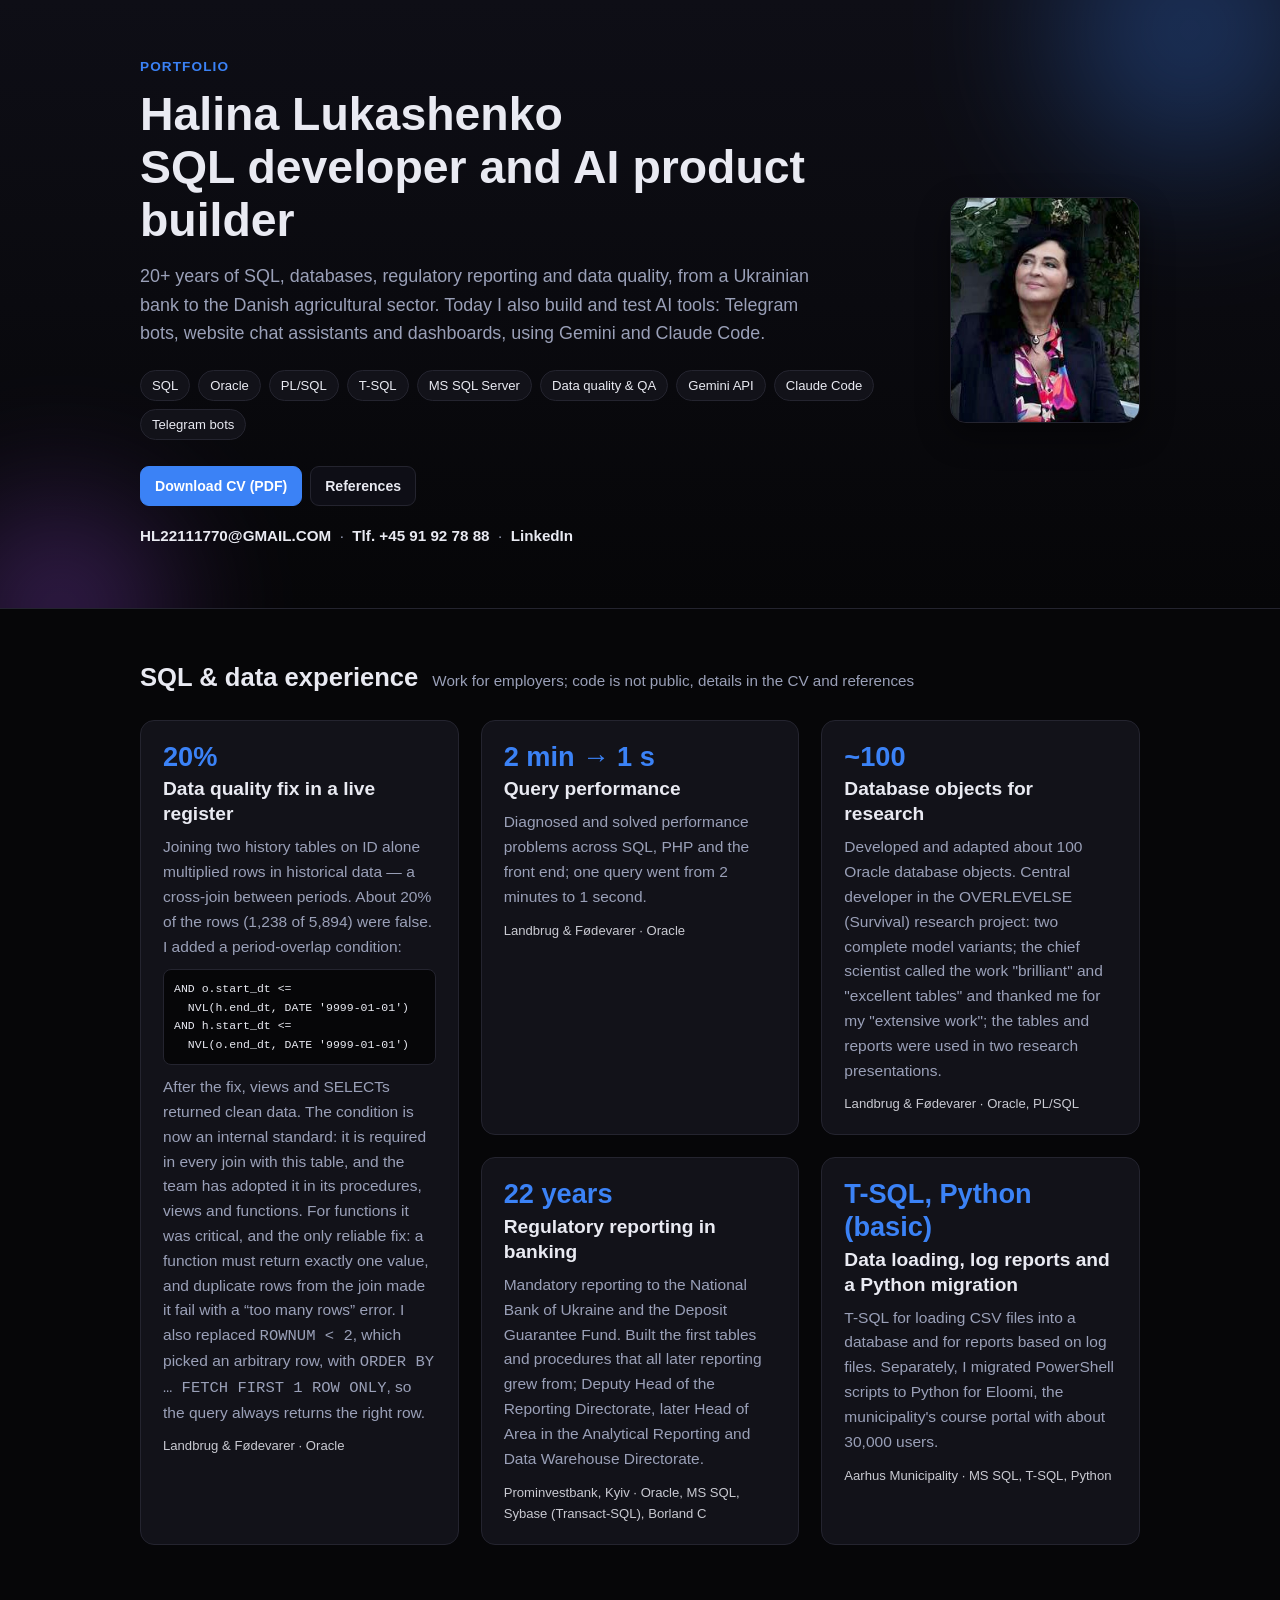
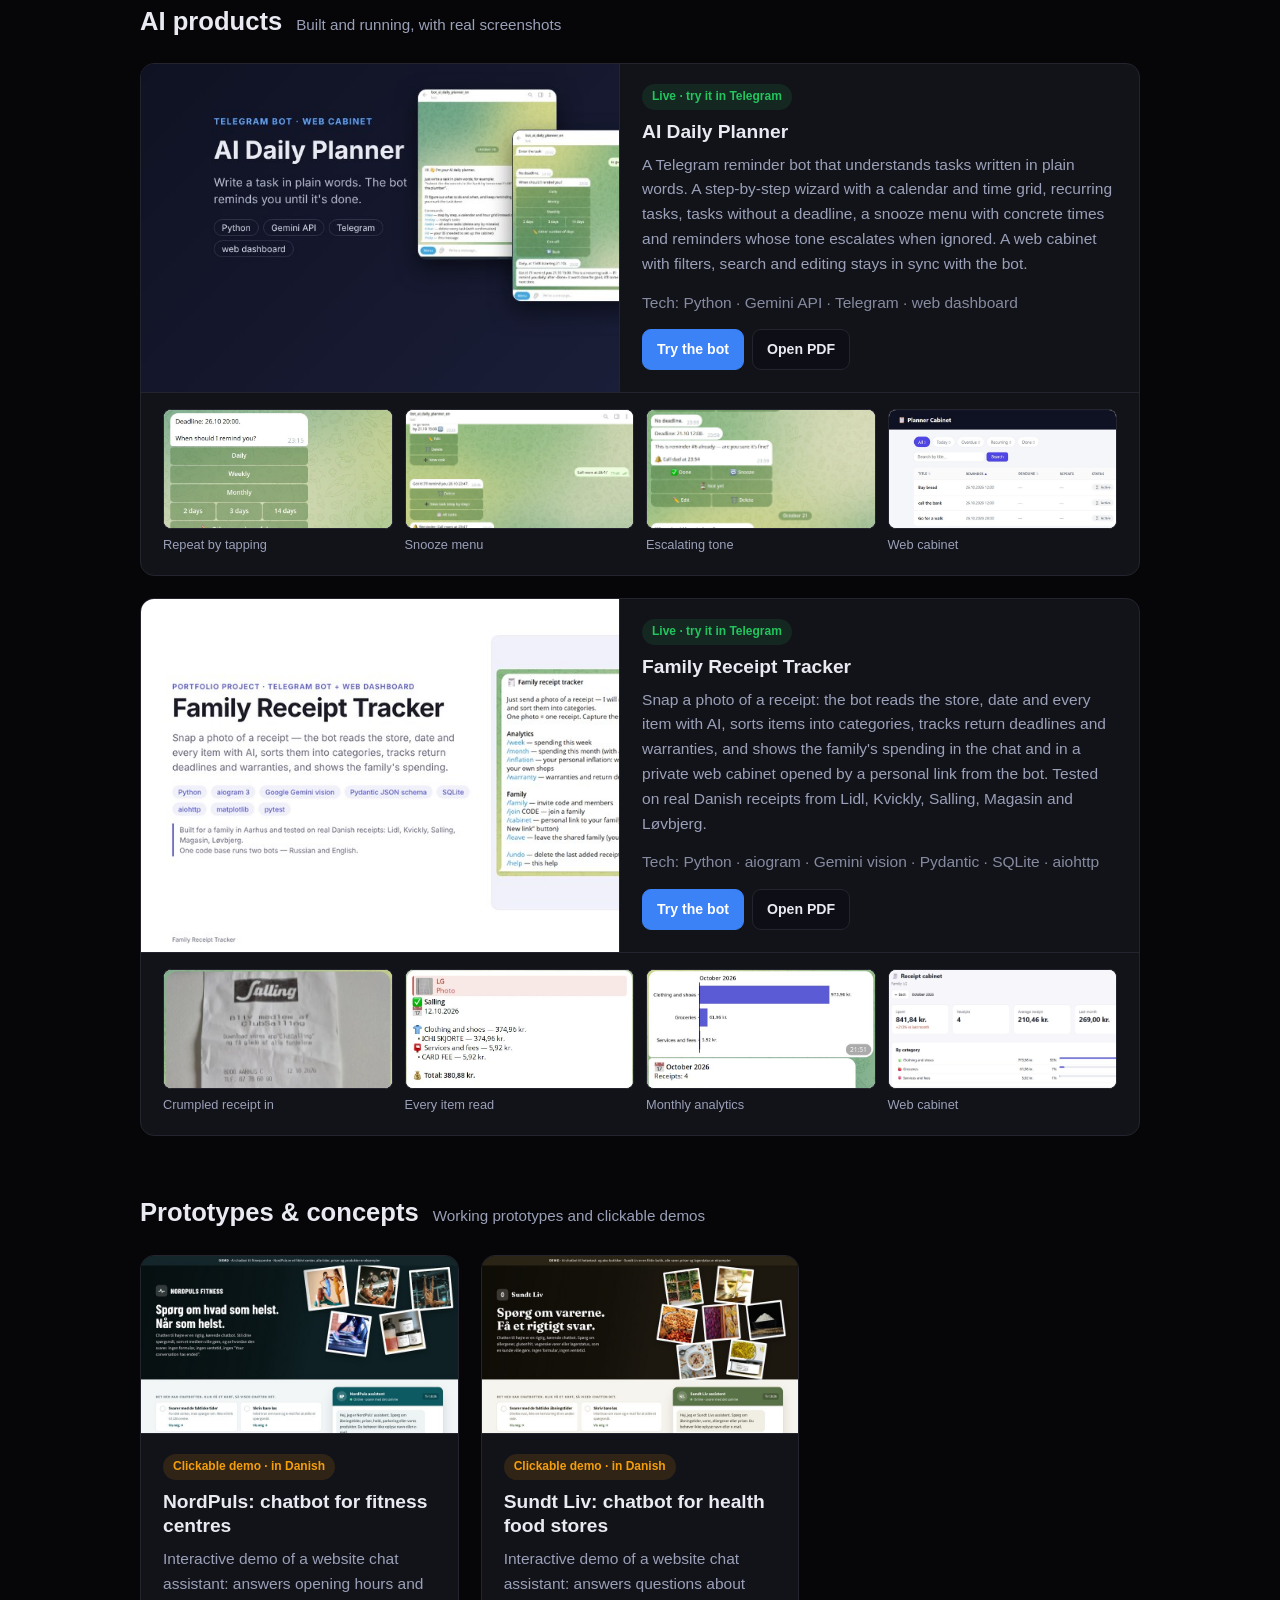
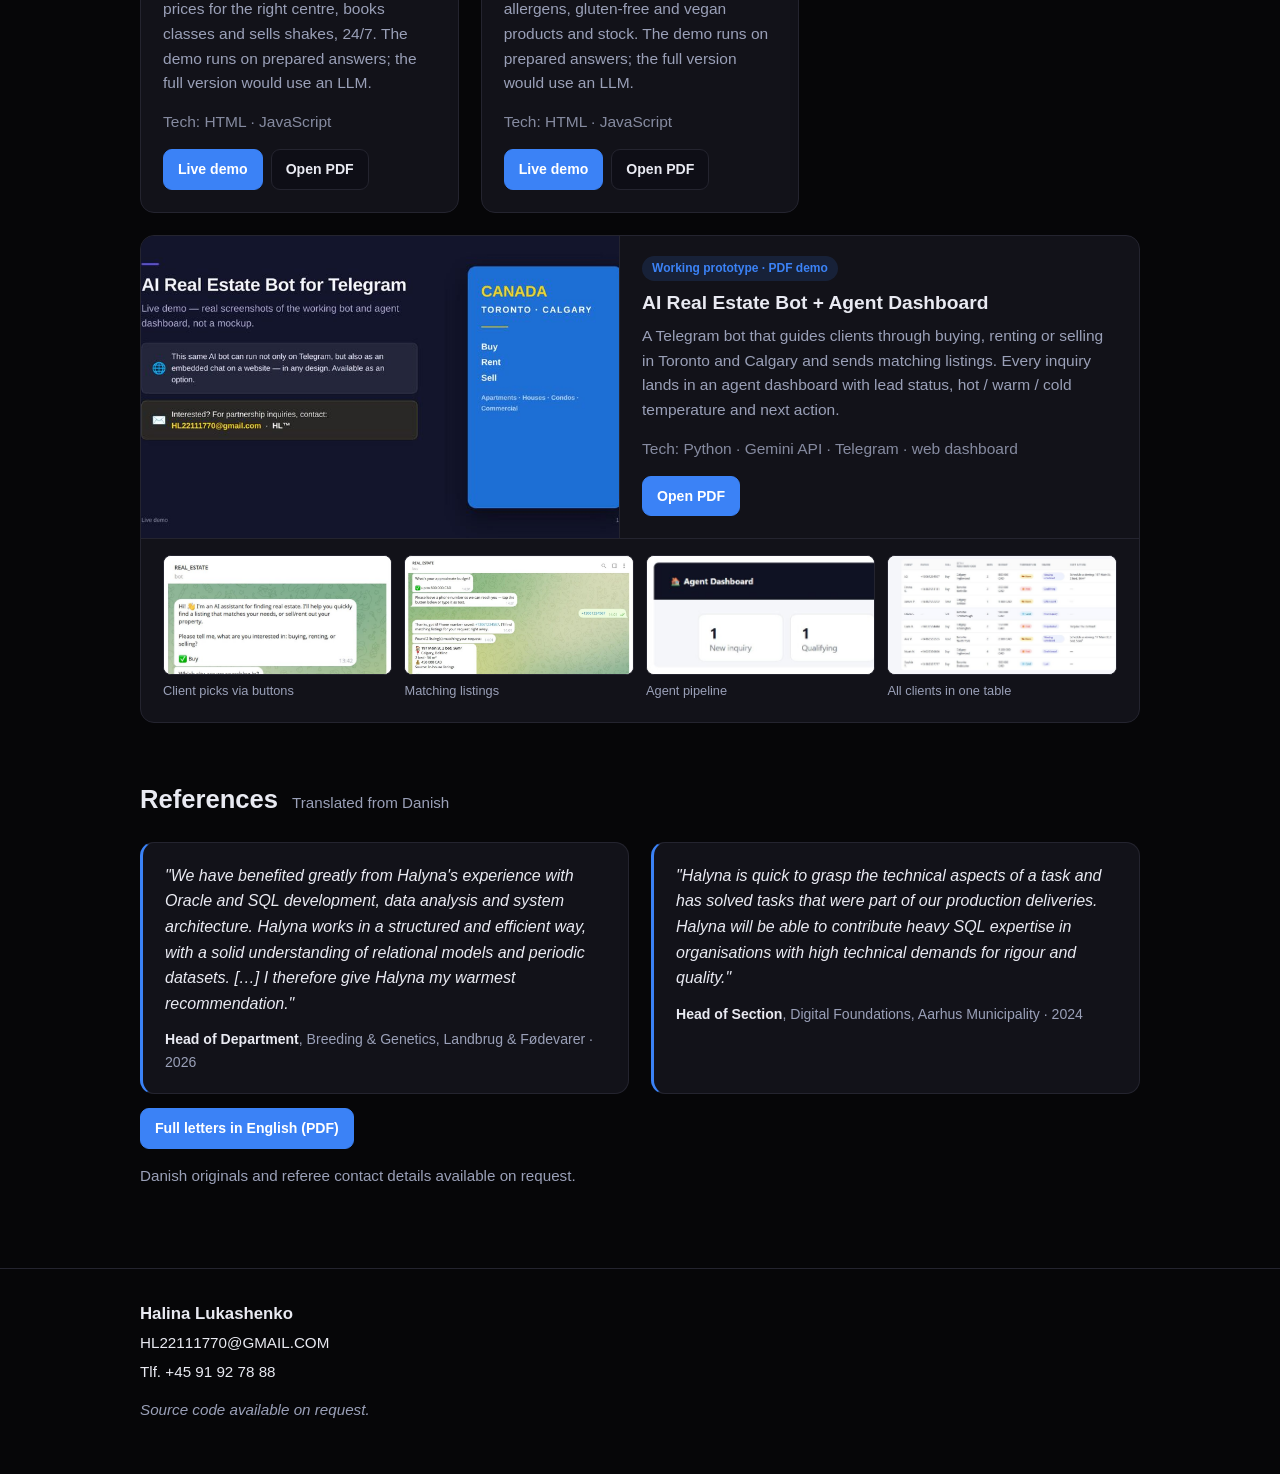
<file: portfolio/index.html>
<!DOCTYPE html>
<html lang="en">
<head>
<meta charset="UTF-8">
<meta name="viewport" content="width=device-width, initial-scale=1.0">
<title>Halina Lukashenko — SQL and AI Portfolio</title>
<meta name="description" content="Halina Lukashenko: SQL developer with 20+ years in databases, reporting and data quality, and builder of AI chatbots and Telegram bots.">
<meta property="og:title" content="Halina Lukashenko — SQL and AI Portfolio">
<meta property="og:description" content="SQL developer with 20+ years in databases and data quality, building AI chatbots with Claude Code and Gemini.">
<meta property="og:type" content="website">
<meta property="og:locale" content="en_GB">
<meta property="og:url" content="https://halyna-projects.github.io/portfolio/">
<meta property="og:image" content="https://halyna-projects.github.io/portfolio/assets/og-portfolio.jpg">
<meta property="og:image:width" content="1200">
<meta property="og:image:height" content="627">
<meta name="twitter:card" content="summary_large_image">
<script data-goatcounter="https://halyna-demo-dk-jobbot.goatcounter.com/count" async src="//gc.zgo.at/count.js"></script>
<style>
  :root {
    --accent: #3b82f6;
    --accent2: #a855f7;
    --accent3: #22c55e;
    --amber: #f59e0b;
    --text: #e9eaf2;
    --muted: #9aa0b8;
    --bg: #060608;
    --bg-alt: #0e0e16;
    --border: #24242f;
    --surface: #121219;
  }
  * { box-sizing: border-box; }
  body {
    margin: 0;
    font-family: -apple-system, BlinkMacSystemFont, "Segoe UI", Roboto, Helvetica, Arial, sans-serif;
    color: var(--text);
    background: var(--bg);
    line-height: 1.6;
  }
  a { color: var(--accent); }
  .wrap { max-width: 1040px; margin: 0 auto; padding: 0 20px; }

  header.hero {
    position: relative;
    overflow: hidden;
    background: linear-gradient(180deg, var(--bg-alt) 0%, var(--bg) 100%);
    border-bottom: 1px solid var(--border);
    padding: 56px 0 44px;
  }
  .blob { position: absolute; border-radius: 50%; filter: blur(60px); opacity: 0.4; pointer-events: none; }
  .blob-1 { width: 420px; height: 420px; top: -180px; right: -120px; background: radial-gradient(circle, var(--accent) 0%, transparent 70%); }
  .blob-2 { width: 320px; height: 320px; bottom: -160px; left: -100px; background: radial-gradient(circle, var(--accent2) 0%, transparent 70%); }
  .hero .wrap { position: relative; z-index: 1; }
  .eyebrow { color: var(--accent); font-weight: 600; font-size: 0.85rem; letter-spacing: 0.08em; text-transform: uppercase; margin: 0 0 10px; }
  h1 { font-size: clamp(2rem, 5vw, 2.9rem); line-height: 1.15; margin: 0 0 14px; }
  .lead { font-size: 1.12rem; color: var(--muted); max-width: 680px; margin: 0 0 22px; }
  .tags { display: flex; flex-wrap: wrap; gap: 8px; margin: 0 0 26px; padding: 0; list-style: none; }
  .tags li { font-size: 0.82rem; padding: 4px 11px; border: 1px solid var(--border); border-radius: 999px; background: var(--surface); color: var(--text); }
  .contact-line { font-size: 0.95rem; color: var(--muted); }
  .contact-line a { color: var(--text); text-decoration: none; font-weight: 600; white-space: nowrap; }
  .contact-line a:hover { color: var(--accent); }

  section { padding: 48px 0 8px; }
  .section-head { display: flex; align-items: baseline; gap: 14px; flex-wrap: wrap; margin-bottom: 22px; }
  h2 { font-size: 1.6rem; margin: 0; }
  .section-note { color: var(--muted); font-size: 0.95rem; }

  .grid { display: grid; grid-template-columns: repeat(auto-fill, minmax(300px, 1fr)); gap: 22px; }
  .card {
    background: var(--surface);
    border: 1px solid var(--border);
    border-radius: 14px;
    overflow: hidden;
    display: flex;
    flex-direction: column;
  }
  .card.featured { grid-column: 1 / -1; display: grid; grid-template-columns: 48% 1fr; }
  .card.featured .thumb { aspect-ratio: auto; min-height: 280px; }
  .gallery { grid-column: 1 / -1; display: grid; grid-template-columns: repeat(4, 1fr); gap: 12px; padding: 16px 22px 20px; border-top: 1px solid var(--border); }
  .gallery a { display: block; text-decoration: none; color: var(--muted); font-size: 0.8rem; }
  .gallery img { width: 100%; height: 120px; object-fit: cover; object-position: left top; border-radius: 8px; border: 1px solid var(--border); display: block; margin-bottom: 6px; background: #fff; }
  .gallery a:hover img { border-color: var(--accent); }
  .gallery a:hover { color: var(--accent); }
  .thumb { display: block; aspect-ratio: 16 / 9; background: var(--bg-alt); border-bottom: 1px solid var(--border); overflow: hidden; }
  .card.featured .thumb { border-bottom: 0; border-right: 1px solid var(--border); }
  .thumb img { width: 100%; height: 100%; object-fit: cover; object-position: left top; display: block; }
  .body { padding: 20px 22px 22px; display: flex; flex-direction: column; flex: 1; }
  .status { align-self: flex-start; font-size: 0.75rem; font-weight: 600; padding: 3px 10px; border-radius: 999px; margin-bottom: 10px; }
  .status.live { color: var(--accent3); background: rgba(34, 197, 94, 0.12); }
  .status.local { color: var(--accent); background: rgba(59, 130, 246, 0.14); }
  .status.concept { color: var(--amber); background: rgba(245, 158, 11, 0.13); }
  h3 { font-size: 1.2rem; margin: 0 0 8px; line-height: 1.3; }
  .body p { color: var(--muted); margin: 0 0 14px; font-size: 0.97rem; }
  .tech { font-size: 0.82rem; color: var(--text); opacity: 0.85; margin: 0 0 16px; }
  .tech span { color: var(--muted); }
  .buttons { display: flex; flex-wrap: wrap; gap: 8px; margin-top: auto; }
  .btn {
    display: inline-block;
    font-size: 0.88rem;
    font-weight: 600;
    text-decoration: none;
    padding: 8px 14px;
    border-radius: 9px;
    border: 1px solid var(--border);
    color: var(--text);
    background: var(--bg-alt);
  }
  .btn:hover { border-color: var(--accent); color: var(--accent); }
  .btn.primary { background: var(--accent); border-color: var(--accent); color: #fff; }
  .btn.primary:hover { background: #2563eb; color: #fff; }

  .hero-inner { display: flex; align-items: center; gap: 40px; }
  .hero-text { flex: 1; min-width: 0; }
  .hero-photo { flex: none; width: 190px; height: auto; border-radius: 16px; border: 1px solid var(--border); box-shadow: 0 12px 32px rgba(0, 0, 0, 0.45); }
  .hero-buttons { margin: 0 0 18px; }
  .quotes { display: grid; grid-template-columns: repeat(auto-fit, minmax(300px, 1fr)); gap: 22px; margin-bottom: 14px; }
  blockquote { margin: 0; background: var(--surface); border: 1px solid var(--border); border-left: 3px solid var(--accent); border-radius: 14px; padding: 20px 22px; }
  blockquote p { margin: 0 0 12px; font-style: italic; }
  blockquote footer { margin: 0; padding: 0; border: 0; font-size: 0.88rem; color: var(--muted); }
  blockquote footer b { color: var(--text); }

  .facts { display: grid; grid-template-columns: repeat(auto-fill, minmax(300px, 1fr)); gap: 22px; }
  .fact { background: var(--surface); border: 1px solid var(--border); border-radius: 14px; padding: 20px 22px; }
  .fact-num { font-size: 1.7rem; font-weight: 700; color: var(--accent); margin: 0 0 4px; line-height: 1.2; }
  .fact p { color: var(--muted); margin: 0 0 10px; font-size: 0.97rem; }
  .fact .fact-num { color: var(--accent); font-size: 1.7rem; margin-bottom: 4px; }
  .fact-where { font-size: 0.82rem !important; color: var(--text) !important; opacity: 0.85; margin: 0 !important; }
  @media (min-width: 700px) { .facts .fact:first-child { grid-row: span 2; } }

  footer { margin-top: 56px; border-top: 1px solid var(--border); padding: 32px 0 48px; color: var(--muted); font-size: 0.95rem; }
  footer .name { color: var(--text); font-weight: 700; font-size: 1.05rem; margin: 0 0 4px; }
  footer p { margin: 0 0 4px; }
  footer a { color: var(--text); text-decoration: none; }
  footer a:hover { color: var(--accent); }
  .fact pre { margin: 0 0 10px; padding: 10px; background: var(--bg); border: 1px solid var(--border); border-radius: 8px; overflow-x: auto; font-size: 0.72rem; color: var(--text); }
  .code-note { margin-top: 14px; font-style: italic; }

  @media (max-width: 760px) {
    header.hero { padding: 40px 0 32px; }
    .card.featured { grid-template-columns: 1fr; }
    .card.featured .thumb { aspect-ratio: 16 / 9; min-height: 0; border-right: 0; border-bottom: 1px solid var(--border); }
    .gallery { grid-template-columns: repeat(2, 1fr); padding: 14px 16px 18px; }
    .grid { grid-template-columns: 1fr; }
    .hero-inner { flex-direction: column-reverse; align-items: flex-start; gap: 22px; }
    .hero-photo { width: 120px; }
  }
</style>
</head>
<body>

<header class="hero">
  <div class="blob blob-1"></div>
  <div class="blob blob-2"></div>
  <div class="wrap hero-inner">
    <div class="hero-text">
    <p class="eyebrow">Portfolio</p>
    <h1>Halina Lukashenko<br>SQL developer and AI product builder</h1>
    <p class="lead">20+ years of SQL, databases, regulatory reporting and data quality, from a Ukrainian bank to the Danish agricultural sector. Today I also build and test AI tools: Telegram bots, website chat assistants and dashboards, using Gemini and Claude Code.</p>
    <ul class="tags">
      <li>SQL</li>
      <li>Oracle</li>
      <li>PL/SQL</li>
      <li>T-SQL</li>
      <li>MS SQL Server</li>
      <li>Data quality &amp; QA</li>
      <li>Gemini API</li>
      <li>Claude Code</li>
      <li>Telegram bots</li>
    </ul>
    <div class="buttons hero-buttons">
      <a class="btn primary" href="assets/CV-Halina-Lukashenko-EN.pdf">Download CV (PDF)</a>
      <a class="btn" href="#references">References</a>
    </div>
    <p class="contact-line"><a href="mailto:HL22111770@GMAIL.COM">HL22111770@GMAIL.COM</a> &nbsp;·&nbsp; <a href="tel:+4591927888">Tlf. +45 91 92 78 88</a> &nbsp;·&nbsp; <a href="https://linkedin.com/in/halina-lukashenko">LinkedIn</a></p>
    </div>
    <img class="hero-photo" src="assets/halina.jpg" alt="Halina Lukashenko" width="230" height="275">
  </div>
</header>

<main class="wrap">

  <section id="sql">
    <div class="section-head">
      <h2>SQL &amp; data experience</h2>
      <span class="section-note">Work for employers; code is not public, details in the CV and references</span>
    </div>
    <div class="facts">
      <div class="fact">
        <p class="fact-num">20%</p>
        <h3>Data quality fix in a live register</h3>
        <p>Joining two history tables on ID alone multiplied rows in historical data &mdash; a cross-join between periods. About 20% of the rows (1,238 of 5,894) were false. I added a period-overlap condition:</p>
<pre>AND o.start_dt &lt;=
  NVL(h.end_dt, DATE '9999-01-01')
AND h.start_dt &lt;=
  NVL(o.end_dt, DATE '9999-01-01')</pre>
        <p>After the fix, views and SELECTs returned clean data. The condition is now an internal standard: it is required in every join with this table, and the team has adopted it in its procedures, views and functions. For functions it was critical, and the only reliable fix: a function must return exactly one value, and duplicate rows from the join made it fail with a &ldquo;too many rows&rdquo; error. I also replaced <code>ROWNUM &lt; 2</code>, which picked an arbitrary row, with <code>ORDER BY &hellip; FETCH FIRST 1 ROW ONLY</code>, so the query always returns the right row.</p>
        <p class="fact-where">Landbrug &amp; F&oslash;devarer · Oracle</p>
      </div>
      <div class="fact">
        <p class="fact-num">2 min &rarr; 1 s</p>
        <h3>Query performance</h3>
        <p>Diagnosed and solved performance problems across SQL, PHP and the front end; one query went from 2 minutes to 1 second.</p>
        <p class="fact-where">Landbrug &amp; F&oslash;devarer · Oracle</p>
      </div>
      <div class="fact">
        <p class="fact-num">~100</p>
        <h3>Database objects for research</h3>
        <p>Developed and adapted about 100 Oracle database objects. Central developer in the OVERLEVELSE (Survival) research project: two complete model variants; the chief scientist called the work "brilliant" and "excellent tables" and thanked me for my "extensive work"; the tables and reports were used in two research presentations.</p>
        <p class="fact-where">Landbrug &amp; F&oslash;devarer · Oracle, PL/SQL</p>
      </div>
      <div class="fact">
        <p class="fact-num">22 years</p>
        <h3>Regulatory reporting in banking</h3>
        <p>Mandatory reporting to the National Bank of Ukraine and the Deposit Guarantee Fund. Built the first tables and procedures that all later reporting grew from; Deputy Head of the Reporting Directorate, later Head of Area in the Analytical Reporting and Data Warehouse Directorate.</p>
        <p class="fact-where">Prominvestbank, Kyiv · Oracle, MS SQL, Sybase (Transact-SQL), Borland C</p>
      </div>
      <div class="fact">
        <p class="fact-num">T-SQL, Python (basic)</p>
        <h3>Data loading, log reports and a Python migration</h3>
        <p>T-SQL for loading CSV files into a database and for reports based on log files. Separately, I migrated PowerShell scripts to Python for Eloomi, the municipality's course portal with about 30,000 users.</p>
        <p class="fact-where">Aarhus Municipality · MS SQL, T-SQL, Python</p>
      </div>
    </div>
  </section>

  <section id="products">
    <div class="section-head">
      <h2>AI products</h2>
      <span class="section-note">Built and running, with real screenshots</span>
    </div>
    <div class="grid">

      <article class="card featured">
        <a class="thumb" href="assets/ai-daily-planner-EN.pdf"><img src="assets/thumb-planner.jpg" alt="AI Daily Planner: Telegram reminder bot and web cabinet" loading="lazy"></a>
        <div class="body">
          <span class="status live">Live · try it in Telegram</span>
          <h3>AI Daily Planner</h3>
          <p>A Telegram reminder bot that understands tasks written in plain words. A step-by-step wizard with a calendar and time grid, recurring tasks, tasks without a deadline, a snooze menu with concrete times and reminders whose tone escalates when ignored. A web cabinet with filters, search and editing stays in sync with the bot.</p>
          <p class="tech"><span>Tech:</span> Python · Gemini API · Telegram · web dashboard</p>
          <div class="buttons">
            <a class="btn primary" href="https://t.me/ai_daily_planner_english_bot">Try the bot</a>
            <a class="btn" href="assets/ai-daily-planner-EN.pdf">Open PDF</a>
          </div>
        </div>
        <div class="gallery">
          <a href="assets/pl-recurring.jpg" target="_blank" rel="noopener"><img src="assets/pl-recurring.jpg" alt="Repeat menu: daily, weekly, monthly or every N days" loading="lazy"><span>Repeat by tapping</span></a>
          <a href="assets/pl-snooze.jpg" target="_blank" rel="noopener"><img src="assets/pl-snooze.jpg" alt="Snooze menu with concrete offsets" loading="lazy"><span>Snooze menu</span></a>
          <a href="assets/pl-escalating.jpg" target="_blank" rel="noopener"><img src="assets/pl-escalating.jpg" alt="Reminder with escalating tone" loading="lazy"><span>Escalating tone</span></a>
          <a href="assets/pl-cabinet.jpg" target="_blank" rel="noopener"><img src="assets/pl-cabinet.jpg" alt="Planner web cabinet" loading="lazy"><span>Web cabinet</span></a>
        </div>
      </article>

      <article class="card featured">
        <a class="thumb" href="assets/family-receipt-tracker-EN.pdf"><img src="assets/thumb-receipts.jpg" alt="Family Receipt Tracker: Telegram bot and web dashboard" loading="lazy"></a>
        <div class="body">
          <span class="status live">Live · try it in Telegram</span>
          <h3>Family Receipt Tracker</h3>
          <p>Snap a photo of a receipt: the bot reads the store, date and every item with AI, sorts items into categories, tracks return deadlines and warranties, and shows the family's spending in the chat and in a private web cabinet opened by a personal link from the bot. Tested on real Danish receipts from Lidl, Kvickly, Salling, Magasin and L&oslash;vbjerg.</p>
          <p class="tech"><span>Tech:</span> Python · aiogram · Gemini vision · Pydantic · SQLite · aiohttp</p>
          <div class="buttons">
            <a class="btn primary" href="https://t.me/family_receipt_en_HL1907_bot">Try the bot</a>
            <a class="btn" href="assets/family-receipt-tracker-EN.pdf">Open PDF</a>
          </div>
        </div>
        <div class="gallery">
          <a href="assets/rt-receipt-photo.jpg" target="_blank" rel="noopener"><img src="assets/rt-receipt-photo.jpg" alt="Crumpled receipt photo" loading="lazy"><span>Crumpled receipt in</span></a>
          <a href="assets/rt-parsed.jpg" target="_blank" rel="noopener"><img src="assets/rt-parsed.jpg" alt="Every item read and categorised" loading="lazy"><span>Every item read</span></a>
          <a href="assets/rt-month.jpg" target="_blank" rel="noopener"><img src="assets/rt-month.jpg" alt="Monthly spending by category" loading="lazy"><span>Monthly analytics</span></a>
          <a href="assets/rt-cabinet.jpg" target="_blank" rel="noopener"><img src="assets/rt-cabinet.jpg" alt="Web cabinet" loading="lazy"><span>Web cabinet</span></a>
        </div>
      </article>

    </div>
  </section>

  <section id="concepts">
    <div class="section-head">
      <h2>Prototypes &amp; concepts</h2>
      <span class="section-note">Working prototypes and clickable demos</span>
    </div>
    <div class="grid">


      <article class="card">
        <a class="thumb" href="../fitness/"><img src="assets/thumb-nordpuls.jpg" alt="NordPuls fitness chatbot demo page" loading="lazy"></a>
        <div class="body">
          <span class="status concept">Clickable demo · in Danish</span>
          <h3>NordPuls: chatbot for fitness centres</h3>
          <p>Interactive demo of a website chat assistant: answers opening hours and prices for the right centre, books classes and sells shakes, 24/7. The demo runs on prepared answers; the full version would use an LLM.</p>
          <p class="tech"><span>Tech:</span> HTML · JavaScript</p>
          <div class="buttons">
            <a class="btn primary" href="../fitness/">Live demo</a>
            <a class="btn" href="../fitness/chatbot-til-fitnesscentre.pdf">Open PDF</a>
          </div>
        </div>
      </article>

      <article class="card">
        <a class="thumb" href="../helsekost/"><img src="assets/thumb-sundt-liv.jpg" alt="Sundt Liv health food store chatbot demo page" loading="lazy"></a>
        <div class="body">
          <span class="status concept">Clickable demo · in Danish</span>
          <h3>Sundt Liv: chatbot for health food stores</h3>
          <p>Interactive demo of a website chat assistant: answers questions about allergens, gluten-free and vegan products and stock. The demo runs on prepared answers; the full version would use an LLM.</p>
          <p class="tech"><span>Tech:</span> HTML · JavaScript</p>
          <div class="buttons">
            <a class="btn primary" href="../helsekost/">Live demo</a>
            <a class="btn" href="../helsekost/chatbot-til-helsekostbutikker.pdf">Open PDF</a>
          </div>
        </div>
      </article>


      <article class="card featured">
        <a class="thumb" href="assets/ai-real-estate-bot-EN.pdf"><img style="object-position: center" src="assets/thumb-real-estate-title.jpg" alt="AI Real Estate Bot for Telegram: Canada, Toronto and Calgary" loading="lazy"></a>
        <div class="body">
          <span class="status local">Working prototype · PDF demo</span>
          <h3>AI Real Estate Bot + Agent Dashboard</h3>
          <p>A Telegram bot that guides clients through buying, renting or selling in Toronto and Calgary and sends matching listings. Every inquiry lands in an agent dashboard with lead status, hot / warm / cold temperature and next action.</p>
          <p class="tech"><span>Tech:</span> Python · Gemini API · Telegram · web dashboard</p>
          <div class="buttons">
            <a class="btn primary" href="assets/ai-real-estate-bot-EN.pdf">Open PDF</a>
          </div>
        </div>
        <div class="gallery">
          <a href="assets/re-chat-buttons.jpg" target="_blank" rel="noopener"><img src="assets/re-chat-buttons.jpg" alt="Client picks via buttons" loading="lazy"><span>Client picks via buttons</span></a>
          <a href="assets/re-listings.jpg" target="_blank" rel="noopener"><img src="assets/re-listings.jpg" alt="Matching listings" loading="lazy"><span>Matching listings</span></a>
          <a href="assets/re-pipeline.jpg" target="_blank" rel="noopener"><img src="assets/re-pipeline.jpg" alt="Agent pipeline" loading="lazy"><span>Agent pipeline</span></a>
          <a href="assets/re-clients.jpg" target="_blank" rel="noopener"><img src="assets/re-clients.jpg" alt="All clients in one table" loading="lazy"><span>All clients in one table</span></a>
        </div>
      </article>
    </div>
  </section>

  <section id="references">
    <div class="section-head">
      <h2>References</h2>
      <span class="section-note">Translated from Danish</span>
    </div>
    <div class="quotes">
      <blockquote>
        <p>"We have benefited greatly from Halyna's experience with Oracle and SQL development, data analysis and system architecture. Halyna works in a structured and efficient way, with a solid understanding of relational models and periodic datasets. [&hellip;] I therefore give Halyna my warmest recommendation."</p>
        <footer><b>Head of Department</b>, Breeding &amp; Genetics, Landbrug &amp; F&oslash;devarer &middot; 2026</footer>
      </blockquote>
      <blockquote>
        <p>"Halyna is quick to grasp the technical aspects of a task and has solved tasks that were part of our production deliveries. Halyna will be able to contribute heavy SQL expertise in organisations with high technical demands for rigour and quality."</p>
        <footer><b>Head of Section</b>, Digital Foundations, Aarhus Municipality &middot; 2024</footer>
      </blockquote>
    </div>
    <div class="buttons">
      <a class="btn primary" href="assets/References-Halina-Lukashenko-EN.pdf">Full letters in English (PDF)</a>
    </div>
    <p class="section-note">Danish originals and referee contact details available on request.</p>
  </section>

</main>

<footer>
  <div class="wrap">
    <p class="name">Halina Lukashenko</p>
    <p><a href="mailto:HL22111770@GMAIL.COM">HL22111770@GMAIL.COM</a></p>
    <p><a href="tel:+4591927888">Tlf. +45 91 92 78 88</a></p>
    <p class="code-note">Source code available on request.</p>
  </div>
</footer>

</body>
</html>
</file>
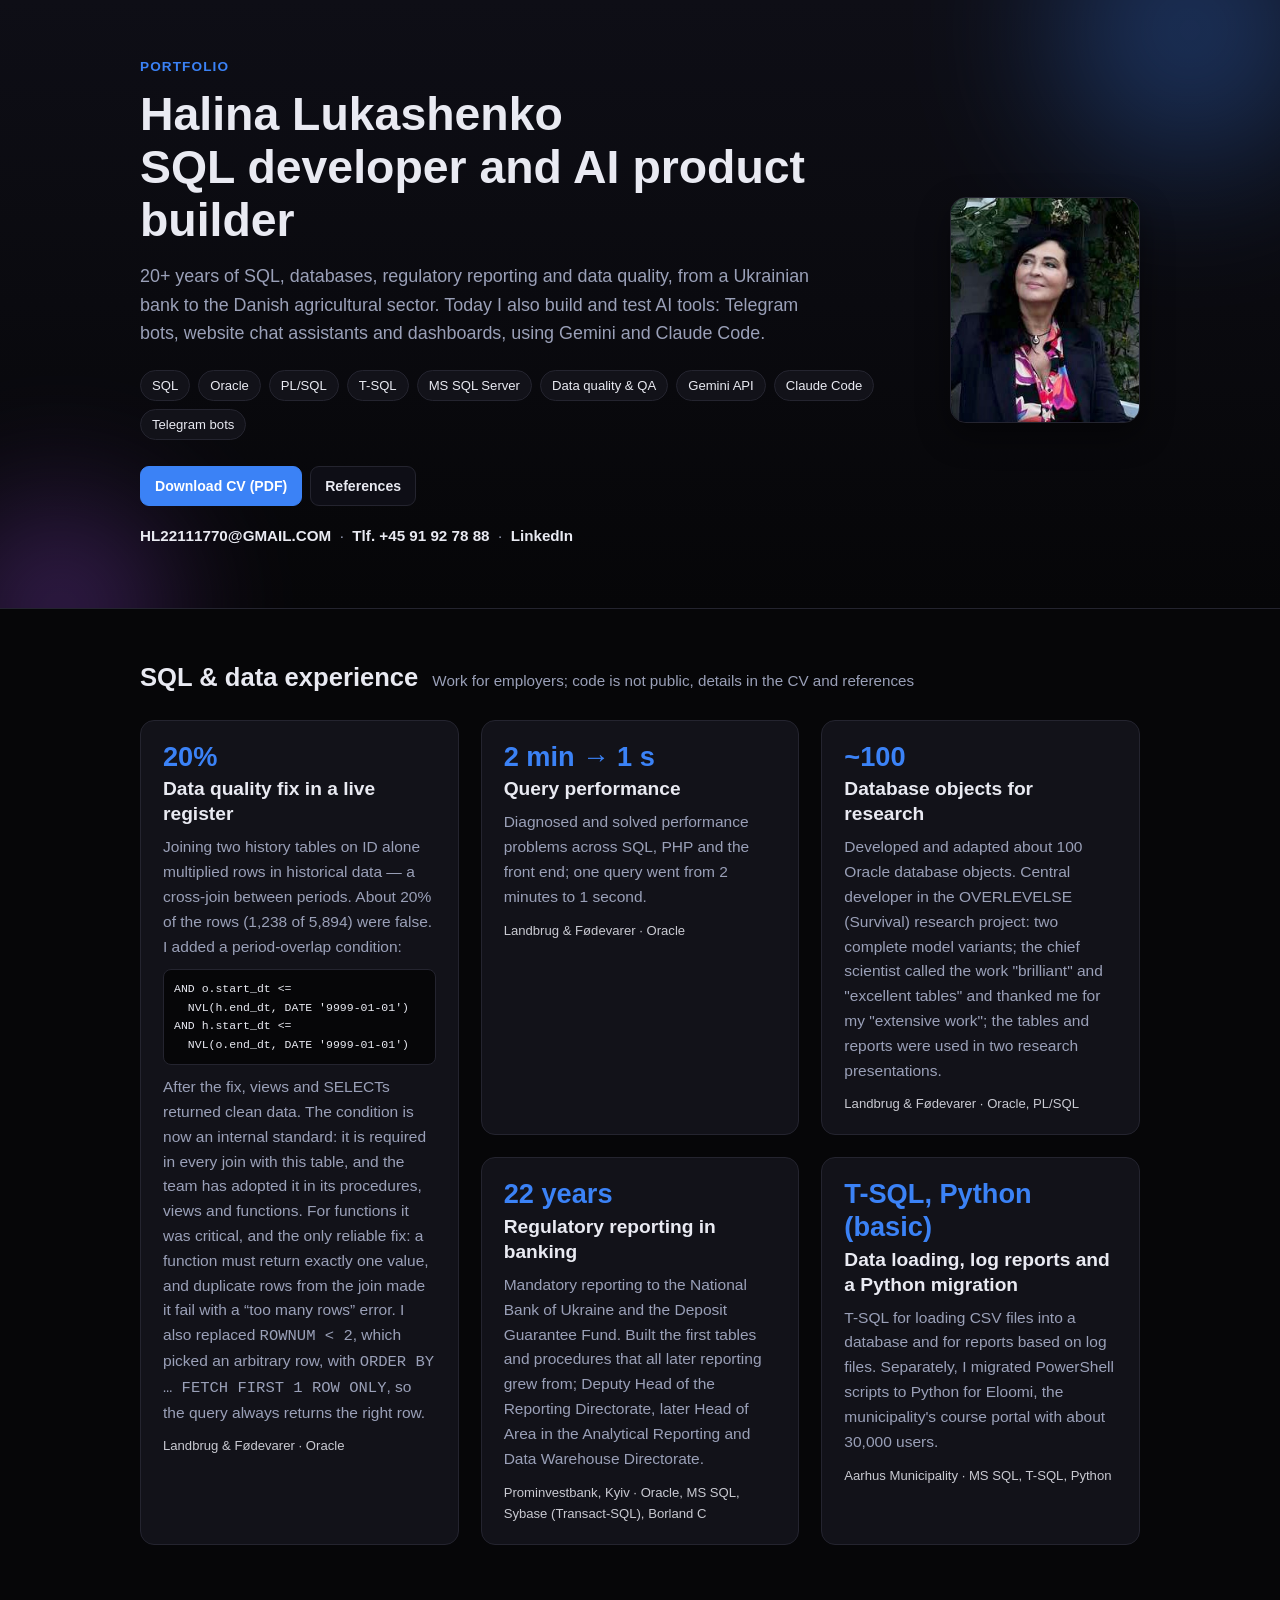
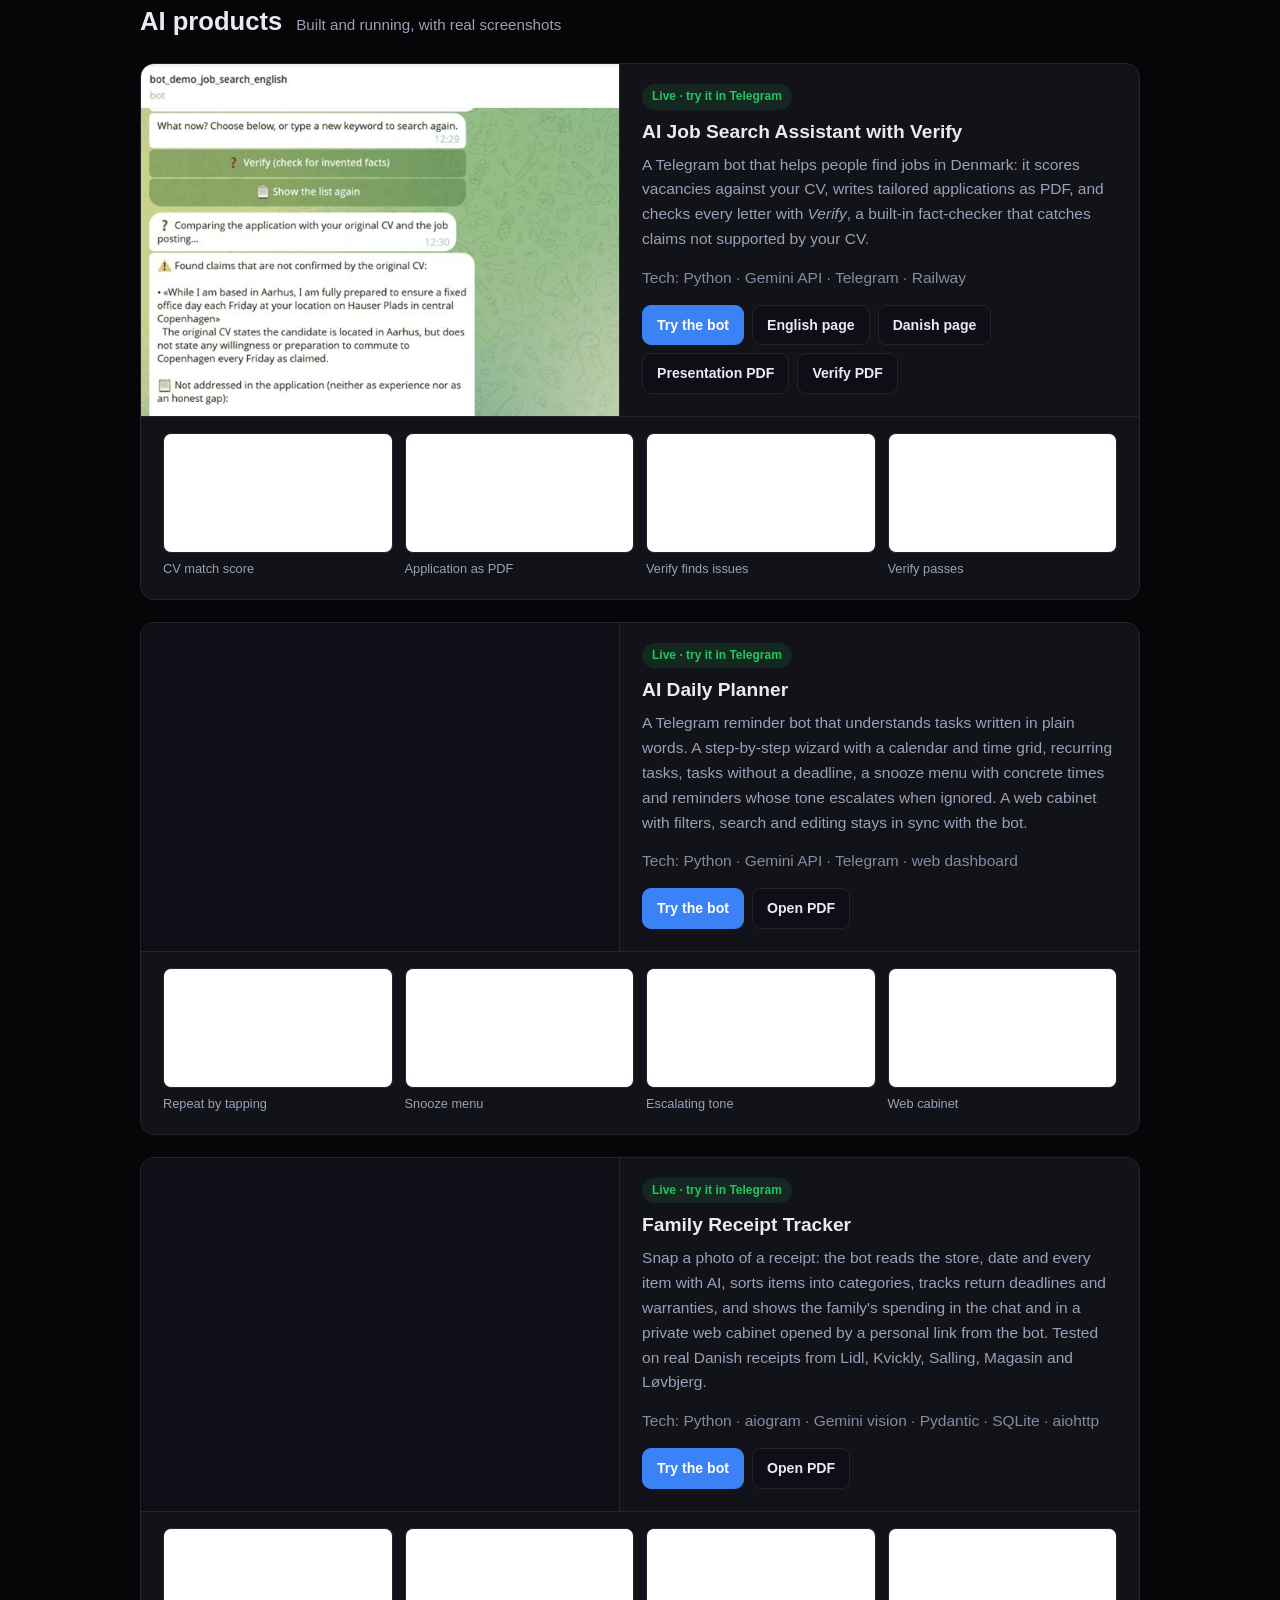
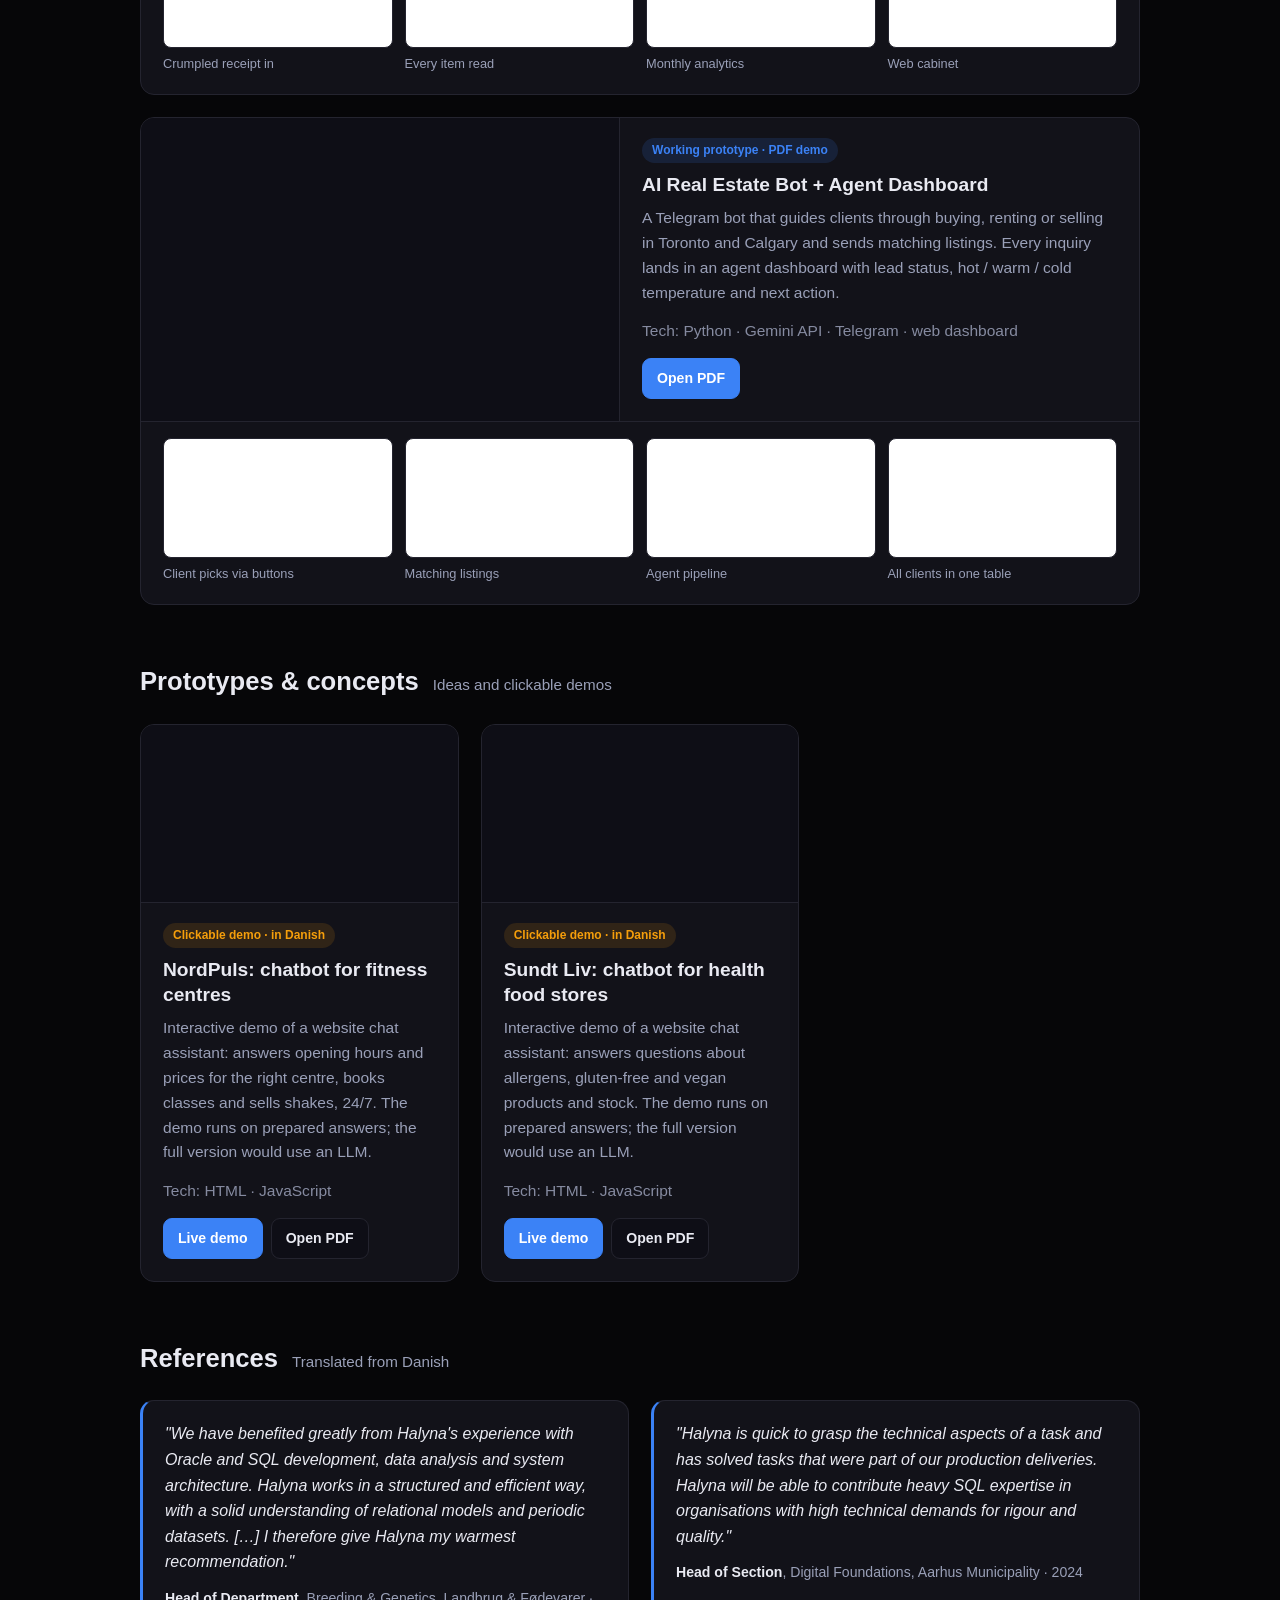
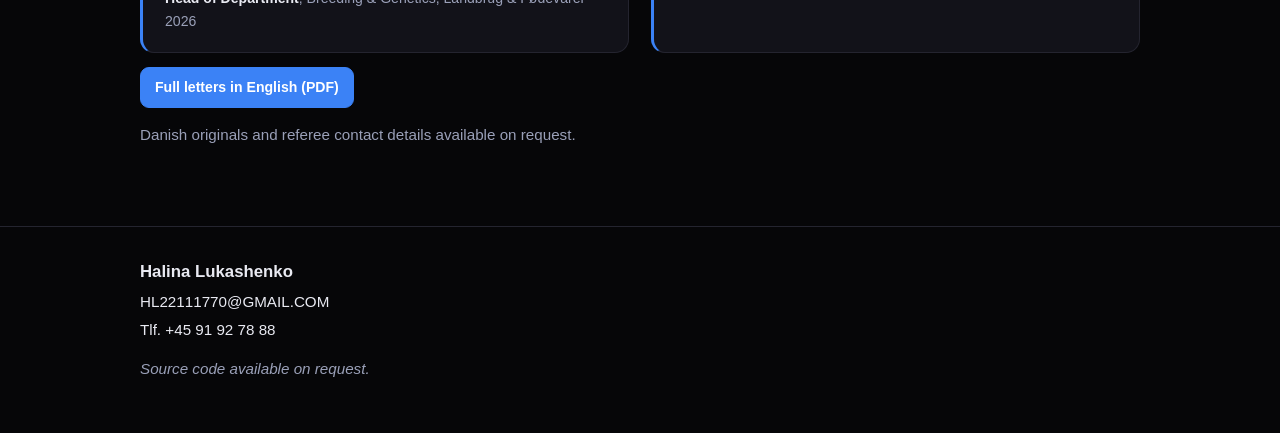
<file: projects/index.html>
<!DOCTYPE html>
<html lang="en">
<head>
<meta charset="UTF-8">
<title>Halina Lukashenko</title>
<meta http-equiv="refresh" content="0; url=../work/">
<link rel="canonical" href="https://halyna-projects.github.io/work/">
</head>
<body><p>Moved to <a href="../work/">halyna-projects.github.io/work</a>.</p></body>
</html>
</file>
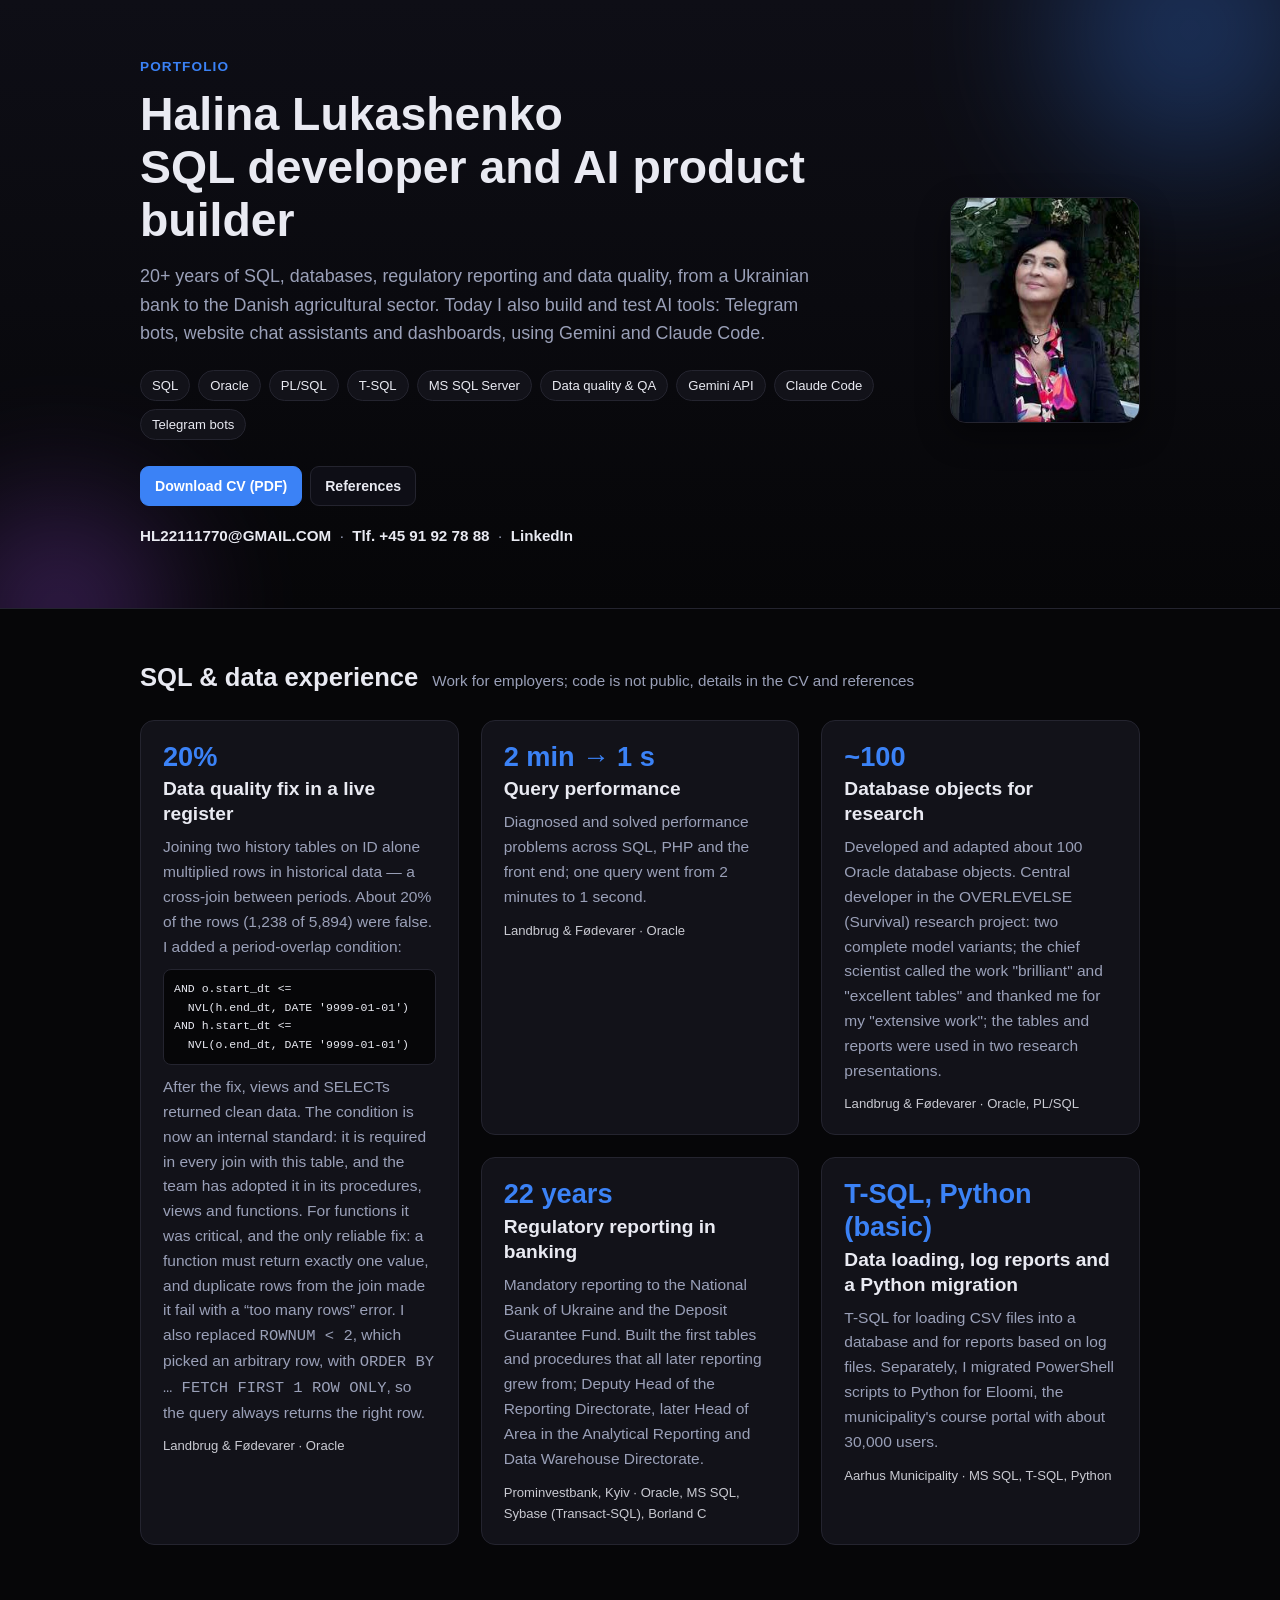
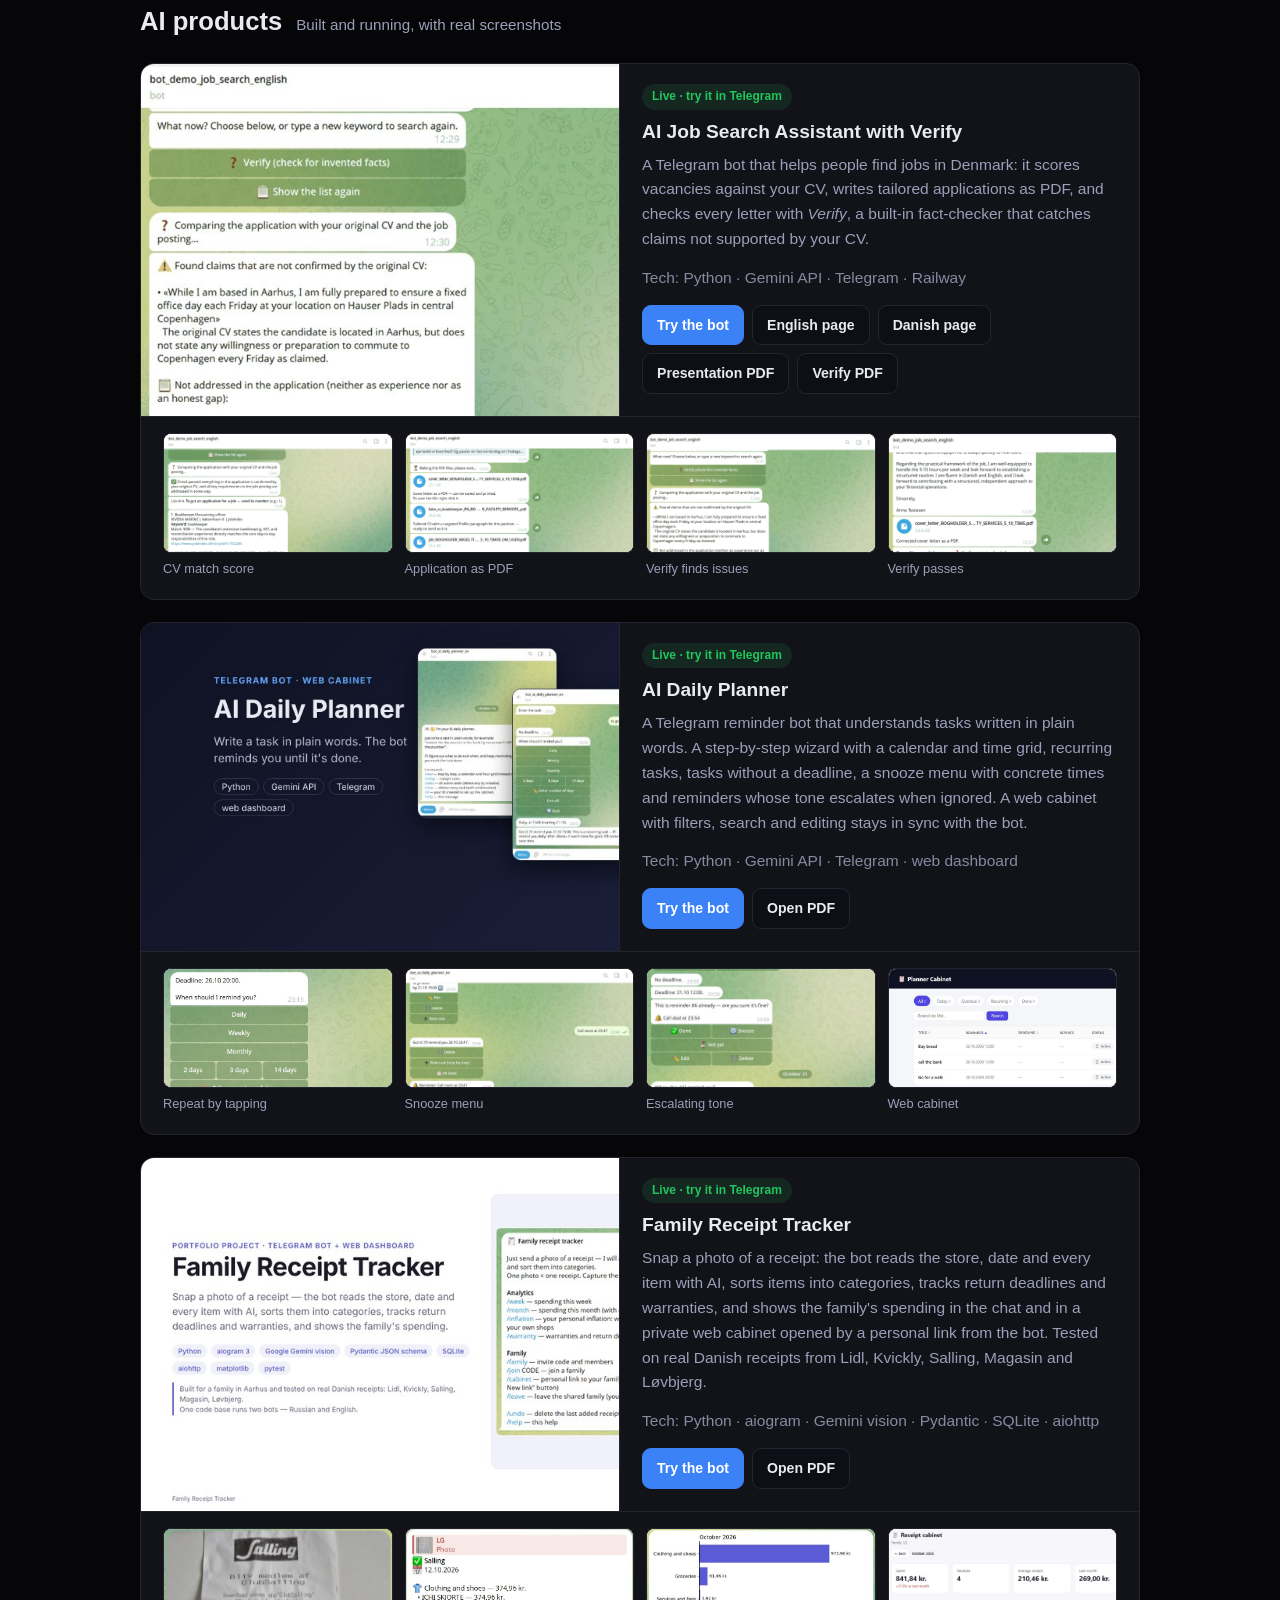
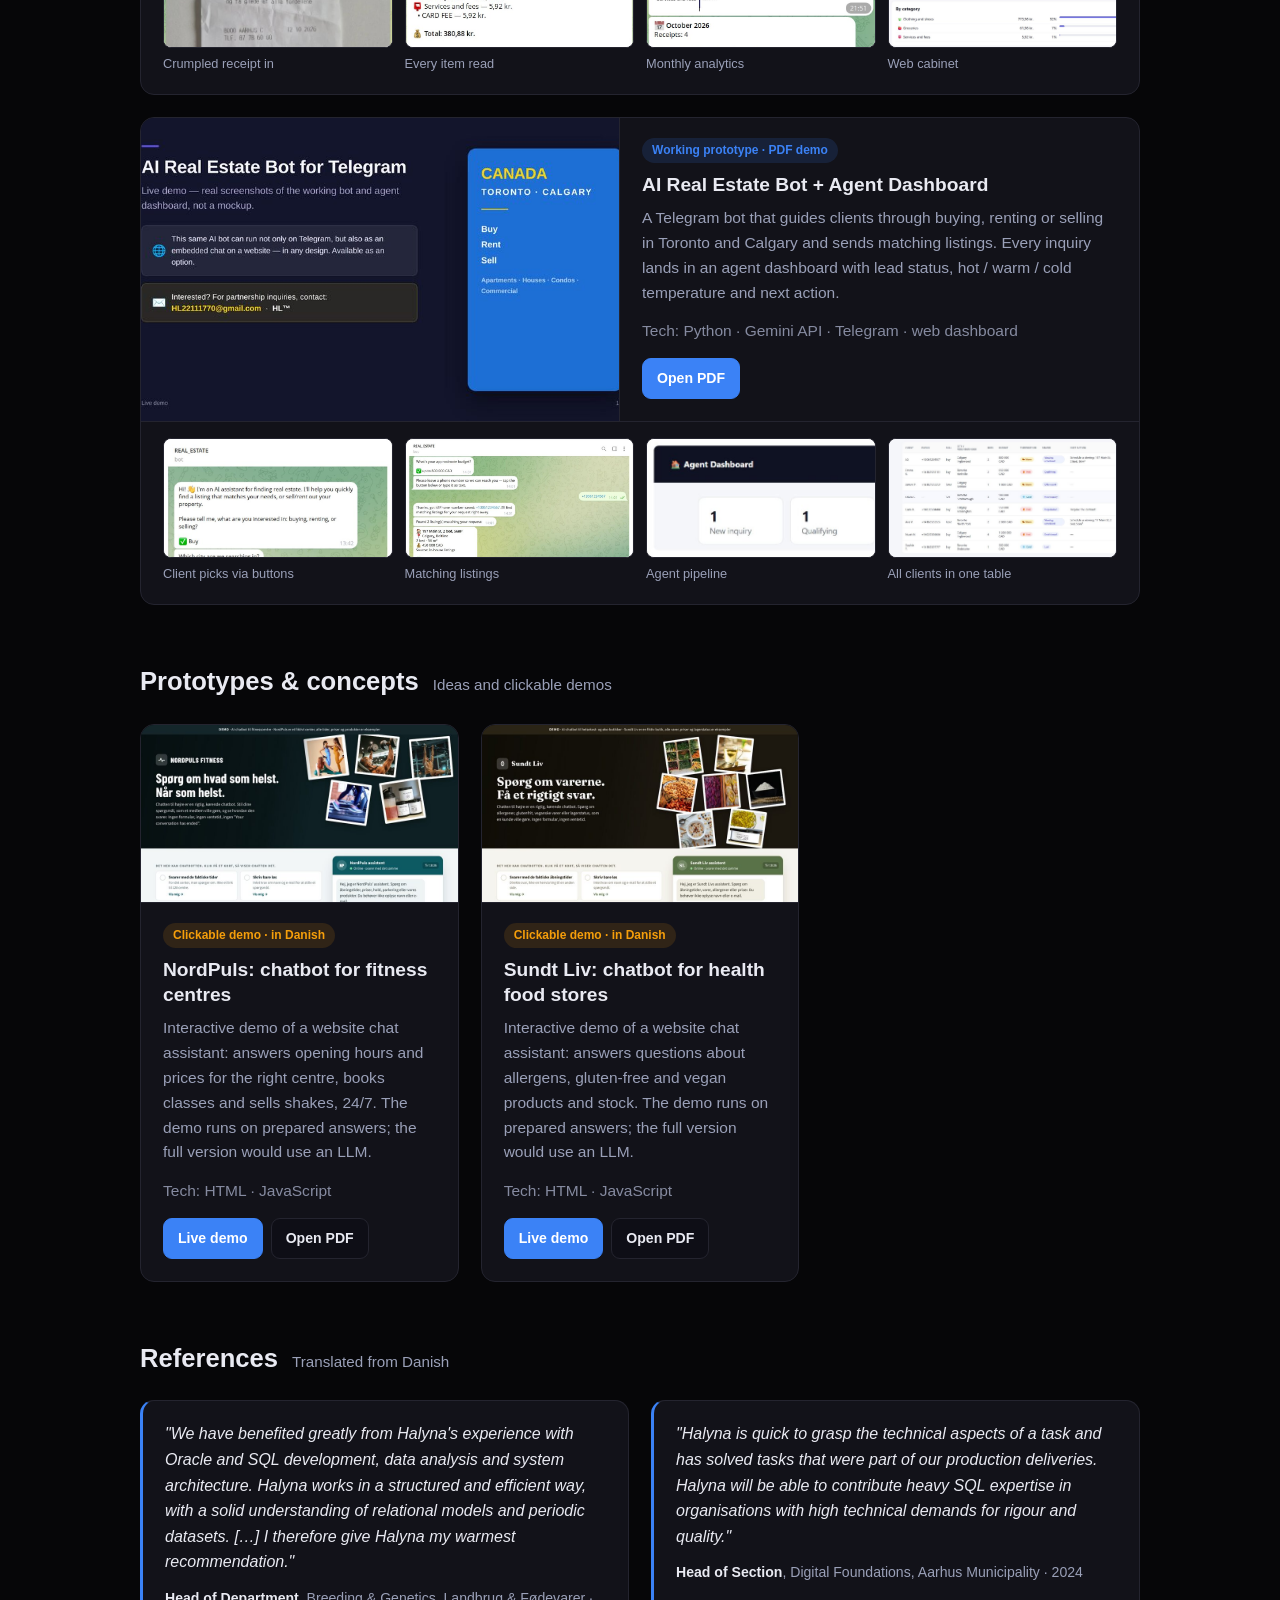
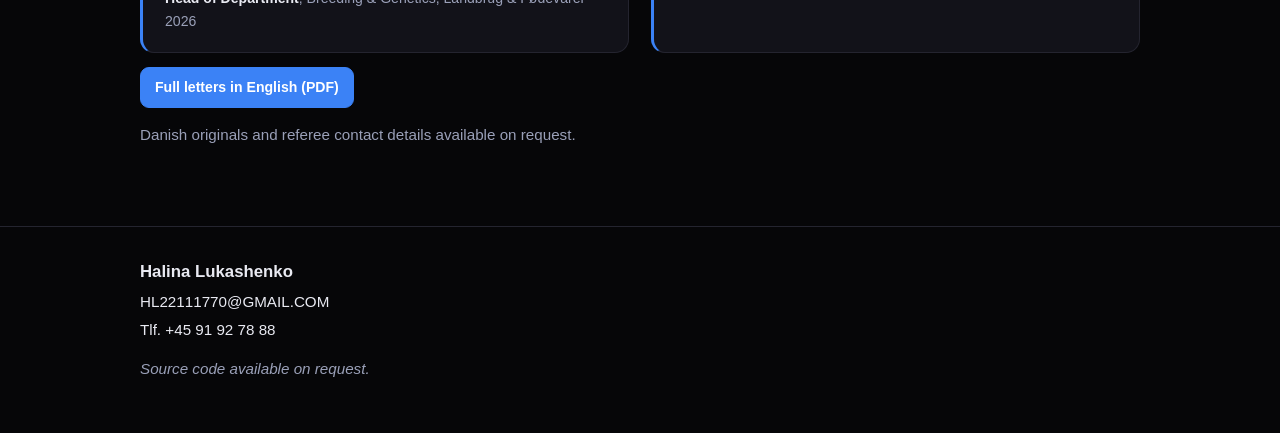
<file: work/index.html>
<!DOCTYPE html>
<html lang="en">
<head>
<meta charset="UTF-8">
<meta name="viewport" content="width=device-width, initial-scale=1.0">
<title>Halina Lukashenko — SQL and AI Portfolio</title>
<meta name="description" content="Halina Lukashenko: SQL developer with 20+ years in databases, reporting and data quality, and builder of AI chatbots and Telegram bots.">
<meta property="og:title" content="Halina Lukashenko — SQL and AI Portfolio">
<meta property="og:description" content="SQL developer with 20+ years in databases and data quality, building AI chatbots with Claude Code and Gemini.">
<meta property="og:type" content="website">
<meta property="og:locale" content="en_GB">
<meta property="og:url" content="https://halyna-projects.github.io/work/">
<meta property="og:image" content="https://halyna-projects.github.io/work/assets/og-portfolio.jpg">
<meta property="og:image:width" content="1200">
<meta property="og:image:height" content="627">
<meta name="twitter:card" content="summary_large_image">
<script data-goatcounter="https://halyna-demo-dk-jobbot.goatcounter.com/count" async src="//gc.zgo.at/count.js"></script>
<style>
  :root {
    --accent: #3b82f6;
    --accent2: #a855f7;
    --accent3: #22c55e;
    --amber: #f59e0b;
    --text: #e9eaf2;
    --muted: #9aa0b8;
    --bg: #060608;
    --bg-alt: #0e0e16;
    --border: #24242f;
    --surface: #121219;
  }
  * { box-sizing: border-box; }
  body {
    margin: 0;
    font-family: -apple-system, BlinkMacSystemFont, "Segoe UI", Roboto, Helvetica, Arial, sans-serif;
    color: var(--text);
    background: var(--bg);
    line-height: 1.6;
  }
  a { color: var(--accent); }
  .wrap { max-width: 1040px; margin: 0 auto; padding: 0 20px; }

  header.hero {
    position: relative;
    overflow: hidden;
    background: linear-gradient(180deg, var(--bg-alt) 0%, var(--bg) 100%);
    border-bottom: 1px solid var(--border);
    padding: 56px 0 44px;
  }
  .blob { position: absolute; border-radius: 50%; filter: blur(60px); opacity: 0.4; pointer-events: none; }
  .blob-1 { width: 420px; height: 420px; top: -180px; right: -120px; background: radial-gradient(circle, var(--accent) 0%, transparent 70%); }
  .blob-2 { width: 320px; height: 320px; bottom: -160px; left: -100px; background: radial-gradient(circle, var(--accent2) 0%, transparent 70%); }
  .hero .wrap { position: relative; z-index: 1; }
  .eyebrow { color: var(--accent); font-weight: 600; font-size: 0.85rem; letter-spacing: 0.08em; text-transform: uppercase; margin: 0 0 10px; }
  h1 { font-size: clamp(2rem, 5vw, 2.9rem); line-height: 1.15; margin: 0 0 14px; }
  .lead { font-size: 1.12rem; color: var(--muted); max-width: 680px; margin: 0 0 22px; }
  .tags { display: flex; flex-wrap: wrap; gap: 8px; margin: 0 0 26px; padding: 0; list-style: none; }
  .tags li { font-size: 0.82rem; padding: 4px 11px; border: 1px solid var(--border); border-radius: 999px; background: var(--surface); color: var(--text); }
  .contact-line { font-size: 0.95rem; color: var(--muted); }
  .contact-line a { color: var(--text); text-decoration: none; font-weight: 600; white-space: nowrap; }
  .contact-line a:hover { color: var(--accent); }

  section { padding: 48px 0 8px; }
  .section-head { display: flex; align-items: baseline; gap: 14px; flex-wrap: wrap; margin-bottom: 22px; }
  h2 { font-size: 1.6rem; margin: 0; }
  .section-note { color: var(--muted); font-size: 0.95rem; }

  .grid { display: grid; grid-template-columns: repeat(auto-fill, minmax(300px, 1fr)); gap: 22px; }
  .card {
    background: var(--surface);
    border: 1px solid var(--border);
    border-radius: 14px;
    overflow: hidden;
    display: flex;
    flex-direction: column;
  }
  .card.featured { grid-column: 1 / -1; display: grid; grid-template-columns: 48% 1fr; }
  .card.featured .thumb { aspect-ratio: auto; min-height: 280px; }
  .gallery { grid-column: 1 / -1; display: grid; grid-template-columns: repeat(4, 1fr); gap: 12px; padding: 16px 22px 20px; border-top: 1px solid var(--border); }
  .gallery a { display: block; text-decoration: none; color: var(--muted); font-size: 0.8rem; }
  .gallery img { width: 100%; height: 120px; object-fit: cover; object-position: left top; border-radius: 8px; border: 1px solid var(--border); display: block; margin-bottom: 6px; background: #fff; }
  .gallery a:hover img { border-color: var(--accent); }
  .gallery a:hover { color: var(--accent); }
  .thumb { display: block; aspect-ratio: 16 / 9; background: var(--bg-alt); border-bottom: 1px solid var(--border); overflow: hidden; }
  .card.featured .thumb { border-bottom: 0; border-right: 1px solid var(--border); }
  .thumb img { width: 100%; height: 100%; object-fit: cover; object-position: left top; display: block; }
  .body { padding: 20px 22px 22px; display: flex; flex-direction: column; flex: 1; }
  .status { align-self: flex-start; font-size: 0.75rem; font-weight: 600; padding: 3px 10px; border-radius: 999px; margin-bottom: 10px; }
  .status.live { color: var(--accent3); background: rgba(34, 197, 94, 0.12); }
  .status.local { color: var(--accent); background: rgba(59, 130, 246, 0.14); }
  .status.concept { color: var(--amber); background: rgba(245, 158, 11, 0.13); }
  h3 { font-size: 1.2rem; margin: 0 0 8px; line-height: 1.3; }
  .body p { color: var(--muted); margin: 0 0 14px; font-size: 0.97rem; }
  .tech { font-size: 0.82rem; color: var(--text); opacity: 0.85; margin: 0 0 16px; }
  .tech span { color: var(--muted); }
  .buttons { display: flex; flex-wrap: wrap; gap: 8px; margin-top: auto; }
  .btn {
    display: inline-block;
    font-size: 0.88rem;
    font-weight: 600;
    text-decoration: none;
    padding: 8px 14px;
    border-radius: 9px;
    border: 1px solid var(--border);
    color: var(--text);
    background: var(--bg-alt);
  }
  .btn:hover { border-color: var(--accent); color: var(--accent); }
  .btn.primary { background: var(--accent); border-color: var(--accent); color: #fff; }
  .btn.primary:hover { background: #2563eb; color: #fff; }

  .hero-inner { display: flex; align-items: center; gap: 40px; }
  .hero-text { flex: 1; min-width: 0; }
  .hero-photo { flex: none; width: 190px; height: auto; border-radius: 16px; border: 1px solid var(--border); box-shadow: 0 12px 32px rgba(0, 0, 0, 0.45); }
  .hero-buttons { margin: 0 0 18px; }
  .quotes { display: grid; grid-template-columns: repeat(auto-fit, minmax(300px, 1fr)); gap: 22px; margin-bottom: 14px; }
  blockquote { margin: 0; background: var(--surface); border: 1px solid var(--border); border-left: 3px solid var(--accent); border-radius: 14px; padding: 20px 22px; }
  blockquote p { margin: 0 0 12px; font-style: italic; }
  blockquote footer { margin: 0; padding: 0; border: 0; font-size: 0.88rem; color: var(--muted); }
  blockquote footer b { color: var(--text); }

  .facts { display: grid; grid-template-columns: repeat(auto-fill, minmax(300px, 1fr)); gap: 22px; }
  .fact { background: var(--surface); border: 1px solid var(--border); border-radius: 14px; padding: 20px 22px; }
  .fact-num { font-size: 1.7rem; font-weight: 700; color: var(--accent); margin: 0 0 4px; line-height: 1.2; }
  .fact p { color: var(--muted); margin: 0 0 10px; font-size: 0.97rem; }
  .fact .fact-num { color: var(--accent); font-size: 1.7rem; margin-bottom: 4px; }
  .fact-where { font-size: 0.82rem !important; color: var(--text) !important; opacity: 0.85; margin: 0 !important; }
  @media (min-width: 700px) { .facts .fact:first-child { grid-row: span 2; } }

  footer { margin-top: 56px; border-top: 1px solid var(--border); padding: 32px 0 48px; color: var(--muted); font-size: 0.95rem; }
  footer .name { color: var(--text); font-weight: 700; font-size: 1.05rem; margin: 0 0 4px; }
  footer p { margin: 0 0 4px; }
  footer a { color: var(--text); text-decoration: none; }
  footer a:hover { color: var(--accent); }
  .fact pre { margin: 0 0 10px; padding: 10px; background: var(--bg); border: 1px solid var(--border); border-radius: 8px; overflow-x: auto; font-size: 0.72rem; color: var(--text); }
  .code-note { margin-top: 14px; font-style: italic; }

  @media (max-width: 760px) {
    header.hero { padding: 40px 0 32px; }
    .card.featured { grid-template-columns: 1fr; }
    .card.featured .thumb { aspect-ratio: 16 / 9; min-height: 0; border-right: 0; border-bottom: 1px solid var(--border); }
    .gallery { grid-template-columns: repeat(2, 1fr); padding: 14px 16px 18px; }
    .grid { grid-template-columns: 1fr; }
    .hero-inner { flex-direction: column-reverse; align-items: flex-start; gap: 22px; }
    .hero-photo { width: 120px; }
  }
</style>
</head>
<body>

<header class="hero">
  <div class="blob blob-1"></div>
  <div class="blob blob-2"></div>
  <div class="wrap hero-inner">
    <div class="hero-text">
    <p class="eyebrow">Portfolio</p>
    <h1>Halina Lukashenko<br>SQL developer and AI product builder</h1>
    <p class="lead">20+ years of SQL, databases, regulatory reporting and data quality, from a Ukrainian bank to the Danish agricultural sector. Today I also build and test AI tools: Telegram bots, website chat assistants and dashboards, using Gemini and Claude Code.</p>
    <ul class="tags">
      <li>SQL</li>
      <li>Oracle</li>
      <li>PL/SQL</li>
      <li>T-SQL</li>
      <li>MS SQL Server</li>
      <li>Data quality &amp; QA</li>
      <li>Gemini API</li>
      <li>Claude Code</li>
      <li>Telegram bots</li>
    </ul>
    <div class="buttons hero-buttons">
      <a class="btn primary" href="assets/CV-Halina-Lukashenko-EN.pdf">Download CV (PDF)</a>
      <a class="btn" href="#references">References</a>
    </div>
    <p class="contact-line"><a href="mailto:HL22111770@GMAIL.COM">HL22111770@GMAIL.COM</a> &nbsp;·&nbsp; <a href="tel:+4591927888">Tlf. +45 91 92 78 88</a> &nbsp;·&nbsp; <a href="https://linkedin.com/in/halina-lukashenko">LinkedIn</a></p>
    </div>
    <img class="hero-photo" src="assets/halina.jpg" alt="Halina Lukashenko" width="230" height="275">
  </div>
</header>

<main class="wrap">

  <section id="sql">
    <div class="section-head">
      <h2>SQL &amp; data experience</h2>
      <span class="section-note">Work for employers; code is not public, details in the CV and references</span>
    </div>
    <div class="facts">
      <div class="fact">
        <p class="fact-num">20%</p>
        <h3>Data quality fix in a live register</h3>
        <p>Joining two history tables on ID alone multiplied rows in historical data &mdash; a cross-join between periods. About 20% of the rows (1,238 of 5,894) were false. I added a period-overlap condition:</p>
<pre>AND o.start_dt &lt;=
  NVL(h.end_dt, DATE '9999-01-01')
AND h.start_dt &lt;=
  NVL(o.end_dt, DATE '9999-01-01')</pre>
        <p>After the fix, views and SELECTs returned clean data. The condition is now an internal standard: it is required in every join with this table, and the team has adopted it in its procedures, views and functions. For functions it was critical, and the only reliable fix: a function must return exactly one value, and duplicate rows from the join made it fail with a &ldquo;too many rows&rdquo; error. I also replaced <code>ROWNUM &lt; 2</code>, which picked an arbitrary row, with <code>ORDER BY &hellip; FETCH FIRST 1 ROW ONLY</code>, so the query always returns the right row.</p>
        <p class="fact-where">Landbrug &amp; F&oslash;devarer · Oracle</p>
      </div>
      <div class="fact">
        <p class="fact-num">2 min &rarr; 1 s</p>
        <h3>Query performance</h3>
        <p>Diagnosed and solved performance problems across SQL, PHP and the front end; one query went from 2 minutes to 1 second.</p>
        <p class="fact-where">Landbrug &amp; F&oslash;devarer · Oracle</p>
      </div>
      <div class="fact">
        <p class="fact-num">~100</p>
        <h3>Database objects for research</h3>
        <p>Developed and adapted about 100 Oracle database objects. Central developer in the OVERLEVELSE (Survival) research project: two complete model variants; the chief scientist called the work "brilliant" and "excellent tables" and thanked me for my "extensive work"; the tables and reports were used in two research presentations.</p>
        <p class="fact-where">Landbrug &amp; F&oslash;devarer · Oracle, PL/SQL</p>
      </div>
      <div class="fact">
        <p class="fact-num">22 years</p>
        <h3>Regulatory reporting in banking</h3>
        <p>Mandatory reporting to the National Bank of Ukraine and the Deposit Guarantee Fund. Built the first tables and procedures that all later reporting grew from; Deputy Head of the Reporting Directorate, later Head of Area in the Analytical Reporting and Data Warehouse Directorate.</p>
        <p class="fact-where">Prominvestbank, Kyiv · Oracle, MS SQL, Sybase (Transact-SQL), Borland C</p>
      </div>
      <div class="fact">
        <p class="fact-num">T-SQL, Python (basic)</p>
        <h3>Data loading, log reports and a Python migration</h3>
        <p>T-SQL for loading CSV files into a database and for reports based on log files. Separately, I migrated PowerShell scripts to Python for Eloomi, the municipality's course portal with about 30,000 users.</p>
        <p class="fact-where">Aarhus Municipality · MS SQL, T-SQL, Python</p>
      </div>
    </div>
  </section>

  <section id="products">
    <div class="section-head">
      <h2>AI products</h2>
      <span class="section-note">Built and running, with real screenshots</span>
    </div>
    <div class="grid">

      <article class="card featured">
        <a class="thumb" href="../en/"><img src="assets/thumb-job-bot.jpg" alt="Verify checking an application letter in the job search bot" loading="lazy"></a>
        <div class="body">
          <span class="status live">Live · try it in Telegram</span>
          <h3>AI Job Search Assistant with Verify</h3>
          <p>A Telegram bot that helps people find jobs in Denmark: it scores vacancies against your CV, writes tailored applications as PDF, and checks every letter with <em>Verify</em>, a built-in fact-checker that catches claims not supported by your CV.</p>
          <p class="tech"><span>Tech:</span> Python · Gemini API · Telegram · Railway</p>
          <div class="buttons">
            <a class="btn primary" href="https://t.me/demo_job_search_english_bot">Try the bot</a>
            <a class="btn" href="../en/">English page</a>
            <a class="btn" href="../dk/">Danish page</a>
            <a class="btn" href="../assets/job-search-bot-presentation-EN.pdf">Presentation PDF</a>
            <a class="btn" href="../assets/verify-documentation-EN.pdf">Verify PDF</a>
          </div>
        </div>
        <div class="gallery">
          <a href="../assets/en-match-positive.png" target="_blank" rel="noopener"><img src="../assets/en-match-positive.png" alt="CV match score" loading="lazy"><span>CV match score</span></a>
          <a href="../assets/en-letter-pdfs.png" target="_blank" rel="noopener"><img src="../assets/en-letter-pdfs.png" alt="Application as PDF" loading="lazy"><span>Application as PDF</span></a>
          <a href="../assets/en-verify-issues.png" target="_blank" rel="noopener"><img src="../assets/en-verify-issues.png" alt="Verify finds issues" loading="lazy"><span>Verify finds issues</span></a>
          <a href="../assets/en-verify-pass.png" target="_blank" rel="noopener"><img src="../assets/en-verify-pass.png" alt="Verify passes" loading="lazy"><span>Verify passes</span></a>
        </div>
      </article>

      <article class="card featured">
        <a class="thumb" href="assets/ai-daily-planner-EN.pdf"><img src="assets/thumb-planner.jpg" alt="AI Daily Planner: Telegram reminder bot and web cabinet" loading="lazy"></a>
        <div class="body">
          <span class="status live">Live · try it in Telegram</span>
          <h3>AI Daily Planner</h3>
          <p>A Telegram reminder bot that understands tasks written in plain words. A step-by-step wizard with a calendar and time grid, recurring tasks, tasks without a deadline, a snooze menu with concrete times and reminders whose tone escalates when ignored. A web cabinet with filters, search and editing stays in sync with the bot.</p>
          <p class="tech"><span>Tech:</span> Python · Gemini API · Telegram · web dashboard</p>
          <div class="buttons">
            <a class="btn primary" href="https://t.me/ai_daily_planner_english_bot">Try the bot</a>
            <a class="btn" href="assets/ai-daily-planner-EN.pdf">Open PDF</a>
          </div>
        </div>
        <div class="gallery">
          <a href="assets/pl-recurring.jpg" target="_blank" rel="noopener"><img src="assets/pl-recurring.jpg" alt="Repeat menu: daily, weekly, monthly or every N days" loading="lazy"><span>Repeat by tapping</span></a>
          <a href="assets/pl-snooze.jpg" target="_blank" rel="noopener"><img src="assets/pl-snooze.jpg" alt="Snooze menu with concrete offsets" loading="lazy"><span>Snooze menu</span></a>
          <a href="assets/pl-escalating.jpg" target="_blank" rel="noopener"><img src="assets/pl-escalating.jpg" alt="Reminder with escalating tone" loading="lazy"><span>Escalating tone</span></a>
          <a href="assets/pl-cabinet.jpg" target="_blank" rel="noopener"><img src="assets/pl-cabinet.jpg" alt="Planner web cabinet" loading="lazy"><span>Web cabinet</span></a>
        </div>
      </article>

      <article class="card featured">
        <a class="thumb" href="assets/family-receipt-tracker-EN.pdf"><img src="assets/thumb-receipts.jpg" alt="Family Receipt Tracker: Telegram bot and web dashboard" loading="lazy"></a>
        <div class="body">
          <span class="status live">Live · try it in Telegram</span>
          <h3>Family Receipt Tracker</h3>
          <p>Snap a photo of a receipt: the bot reads the store, date and every item with AI, sorts items into categories, tracks return deadlines and warranties, and shows the family's spending in the chat and in a private web cabinet opened by a personal link from the bot. Tested on real Danish receipts from Lidl, Kvickly, Salling, Magasin and L&oslash;vbjerg.</p>
          <p class="tech"><span>Tech:</span> Python · aiogram · Gemini vision · Pydantic · SQLite · aiohttp</p>
          <div class="buttons">
            <a class="btn primary" href="https://t.me/family_receipt_en_HL1907_bot">Try the bot</a>
            <a class="btn" href="assets/family-receipt-tracker-EN.pdf">Open PDF</a>
          </div>
        </div>
        <div class="gallery">
          <a href="assets/rt-receipt-photo.jpg" target="_blank" rel="noopener"><img src="assets/rt-receipt-photo.jpg" alt="Crumpled receipt photo" loading="lazy"><span>Crumpled receipt in</span></a>
          <a href="assets/rt-parsed.jpg" target="_blank" rel="noopener"><img src="assets/rt-parsed.jpg" alt="Every item read and categorised" loading="lazy"><span>Every item read</span></a>
          <a href="assets/rt-month.jpg" target="_blank" rel="noopener"><img src="assets/rt-month.jpg" alt="Monthly spending by category" loading="lazy"><span>Monthly analytics</span></a>
          <a href="assets/rt-cabinet.jpg" target="_blank" rel="noopener"><img src="assets/rt-cabinet.jpg" alt="Web cabinet" loading="lazy"><span>Web cabinet</span></a>
        </div>
      </article>

      <article class="card featured">
        <a class="thumb" href="assets/ai-real-estate-bot-EN.pdf"><img style="object-position: center" src="assets/thumb-real-estate-title.jpg" alt="AI Real Estate Bot for Telegram: Canada, Toronto and Calgary" loading="lazy"></a>
        <div class="body">
          <span class="status local">Working prototype · PDF demo</span>
          <h3>AI Real Estate Bot + Agent Dashboard</h3>
          <p>A Telegram bot that guides clients through buying, renting or selling in Toronto and Calgary and sends matching listings. Every inquiry lands in an agent dashboard with lead status, hot / warm / cold temperature and next action.</p>
          <p class="tech"><span>Tech:</span> Python · Gemini API · Telegram · web dashboard</p>
          <div class="buttons">
            <a class="btn primary" href="assets/ai-real-estate-bot-EN.pdf">Open PDF</a>
          </div>
        </div>
        <div class="gallery">
          <a href="assets/re-chat-buttons.jpg" target="_blank" rel="noopener"><img src="assets/re-chat-buttons.jpg" alt="Client picks via buttons" loading="lazy"><span>Client picks via buttons</span></a>
          <a href="assets/re-listings.jpg" target="_blank" rel="noopener"><img src="assets/re-listings.jpg" alt="Matching listings" loading="lazy"><span>Matching listings</span></a>
          <a href="assets/re-pipeline.jpg" target="_blank" rel="noopener"><img src="assets/re-pipeline.jpg" alt="Agent pipeline" loading="lazy"><span>Agent pipeline</span></a>
          <a href="assets/re-clients.jpg" target="_blank" rel="noopener"><img src="assets/re-clients.jpg" alt="All clients in one table" loading="lazy"><span>All clients in one table</span></a>
        </div>
      </article>


    </div>
  </section>

  <section id="concepts">
    <div class="section-head">
      <h2>Prototypes &amp; concepts</h2>
      <span class="section-note">Ideas and clickable demos</span>
    </div>
    <div class="grid">


      <article class="card">
        <a class="thumb" href="../fitness/"><img src="assets/thumb-nordpuls.jpg" alt="NordPuls fitness chatbot demo page" loading="lazy"></a>
        <div class="body">
          <span class="status concept">Clickable demo · in Danish</span>
          <h3>NordPuls: chatbot for fitness centres</h3>
          <p>Interactive demo of a website chat assistant: answers opening hours and prices for the right centre, books classes and sells shakes, 24/7. The demo runs on prepared answers; the full version would use an LLM.</p>
          <p class="tech"><span>Tech:</span> HTML · JavaScript</p>
          <div class="buttons">
            <a class="btn primary" href="../fitness/">Live demo</a>
            <a class="btn" href="../fitness/chatbot-til-fitnesscentre.pdf">Open PDF</a>
          </div>
        </div>
      </article>

      <article class="card">
        <a class="thumb" href="../helsekost/"><img src="assets/thumb-sundt-liv.jpg" alt="Sundt Liv health food store chatbot demo page" loading="lazy"></a>
        <div class="body">
          <span class="status concept">Clickable demo · in Danish</span>
          <h3>Sundt Liv: chatbot for health food stores</h3>
          <p>Interactive demo of a website chat assistant: answers questions about allergens, gluten-free and vegan products and stock. The demo runs on prepared answers; the full version would use an LLM.</p>
          <p class="tech"><span>Tech:</span> HTML · JavaScript</p>
          <div class="buttons">
            <a class="btn primary" href="../helsekost/">Live demo</a>
            <a class="btn" href="../helsekost/chatbot-til-helsekostbutikker.pdf">Open PDF</a>
          </div>
        </div>
      </article>

    </div>
  </section>

  <section id="references">
    <div class="section-head">
      <h2>References</h2>
      <span class="section-note">Translated from Danish</span>
    </div>
    <div class="quotes">
      <blockquote>
        <p>"We have benefited greatly from Halyna's experience with Oracle and SQL development, data analysis and system architecture. Halyna works in a structured and efficient way, with a solid understanding of relational models and periodic datasets. [&hellip;] I therefore give Halyna my warmest recommendation."</p>
        <footer><b>Head of Department</b>, Breeding &amp; Genetics, Landbrug &amp; F&oslash;devarer &middot; 2026</footer>
      </blockquote>
      <blockquote>
        <p>"Halyna is quick to grasp the technical aspects of a task and has solved tasks that were part of our production deliveries. Halyna will be able to contribute heavy SQL expertise in organisations with high technical demands for rigour and quality."</p>
        <footer><b>Head of Section</b>, Digital Foundations, Aarhus Municipality &middot; 2024</footer>
      </blockquote>
    </div>
    <div class="buttons">
      <a class="btn primary" href="assets/References-Halina-Lukashenko-EN.pdf">Full letters in English (PDF)</a>
    </div>
    <p class="section-note">Danish originals and referee contact details available on request.</p>
  </section>

</main>

<footer>
  <div class="wrap">
    <p class="name">Halina Lukashenko</p>
    <p><a href="mailto:HL22111770@GMAIL.COM">HL22111770@GMAIL.COM</a></p>
    <p><a href="tel:+4591927888">Tlf. +45 91 92 78 88</a></p>
    <p class="code-note">Source code available on request.</p>
  </div>
</footer>

</body>
</html>
</file>
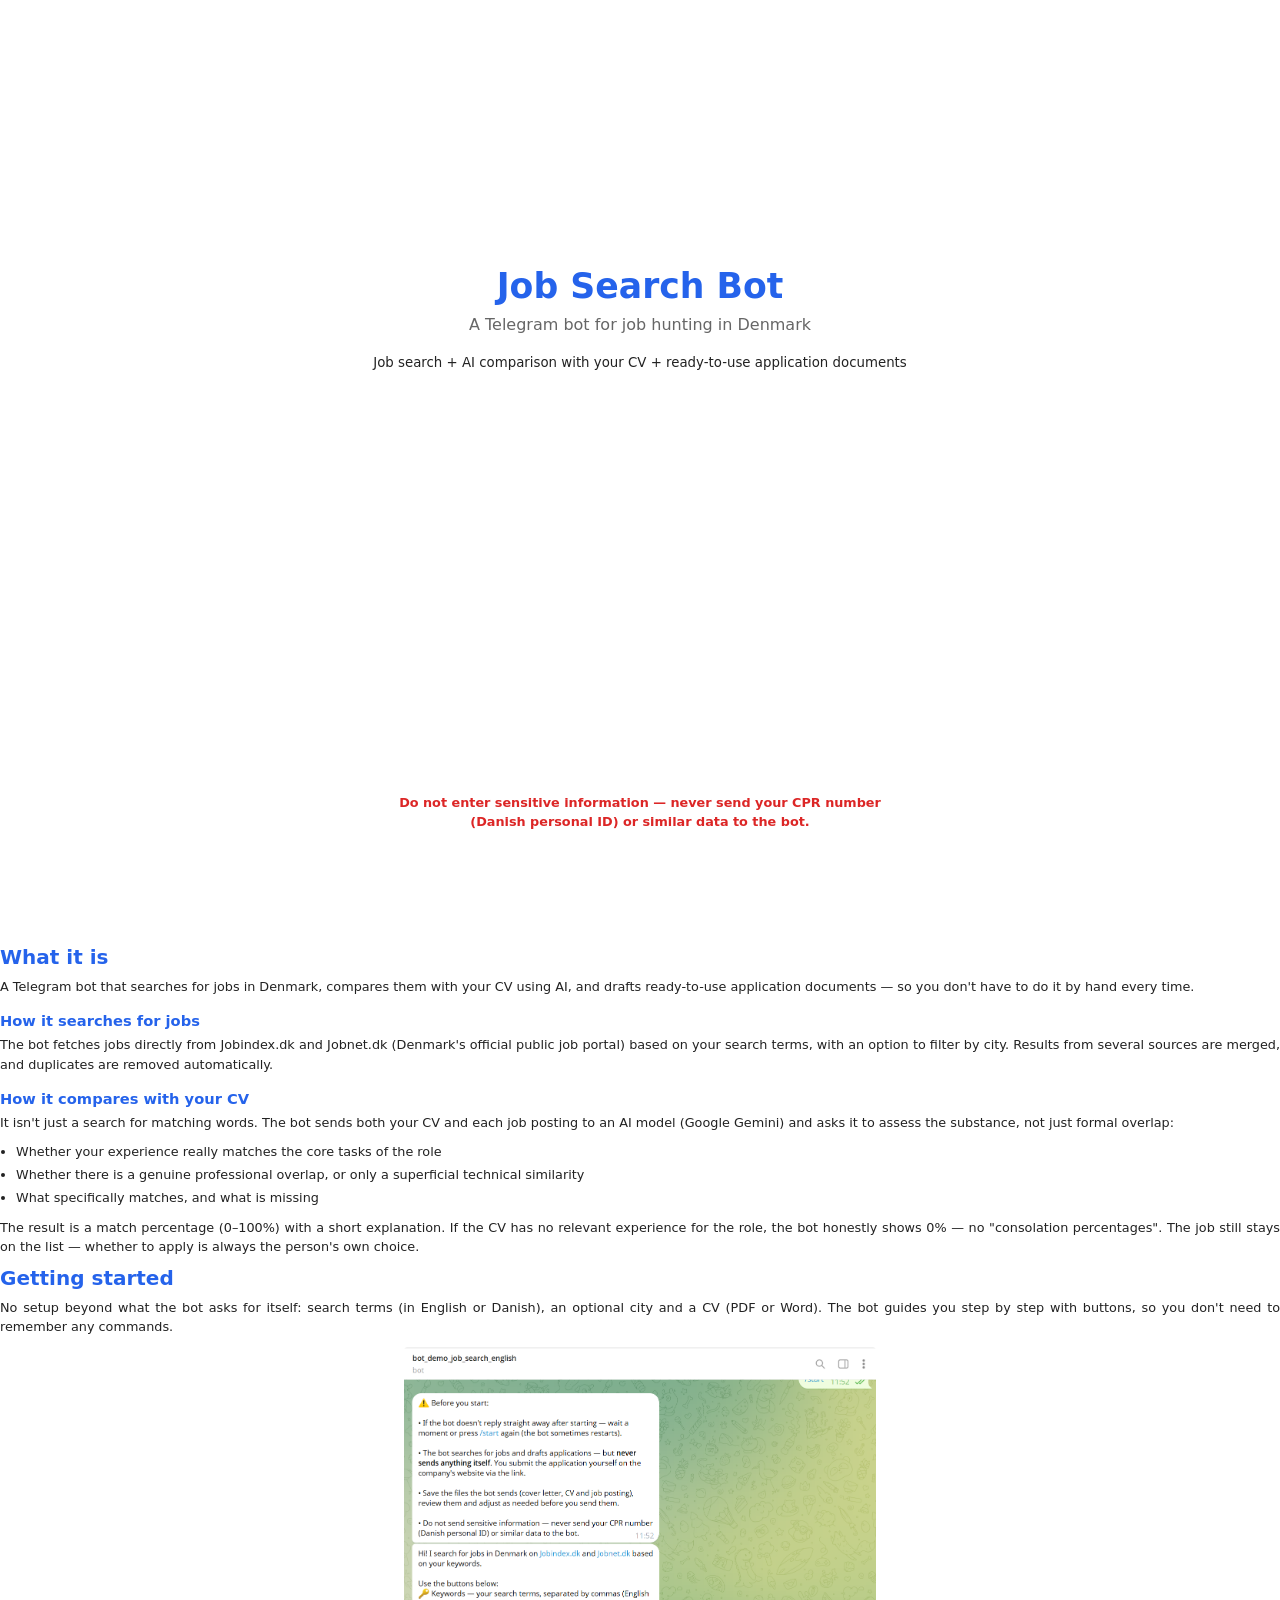
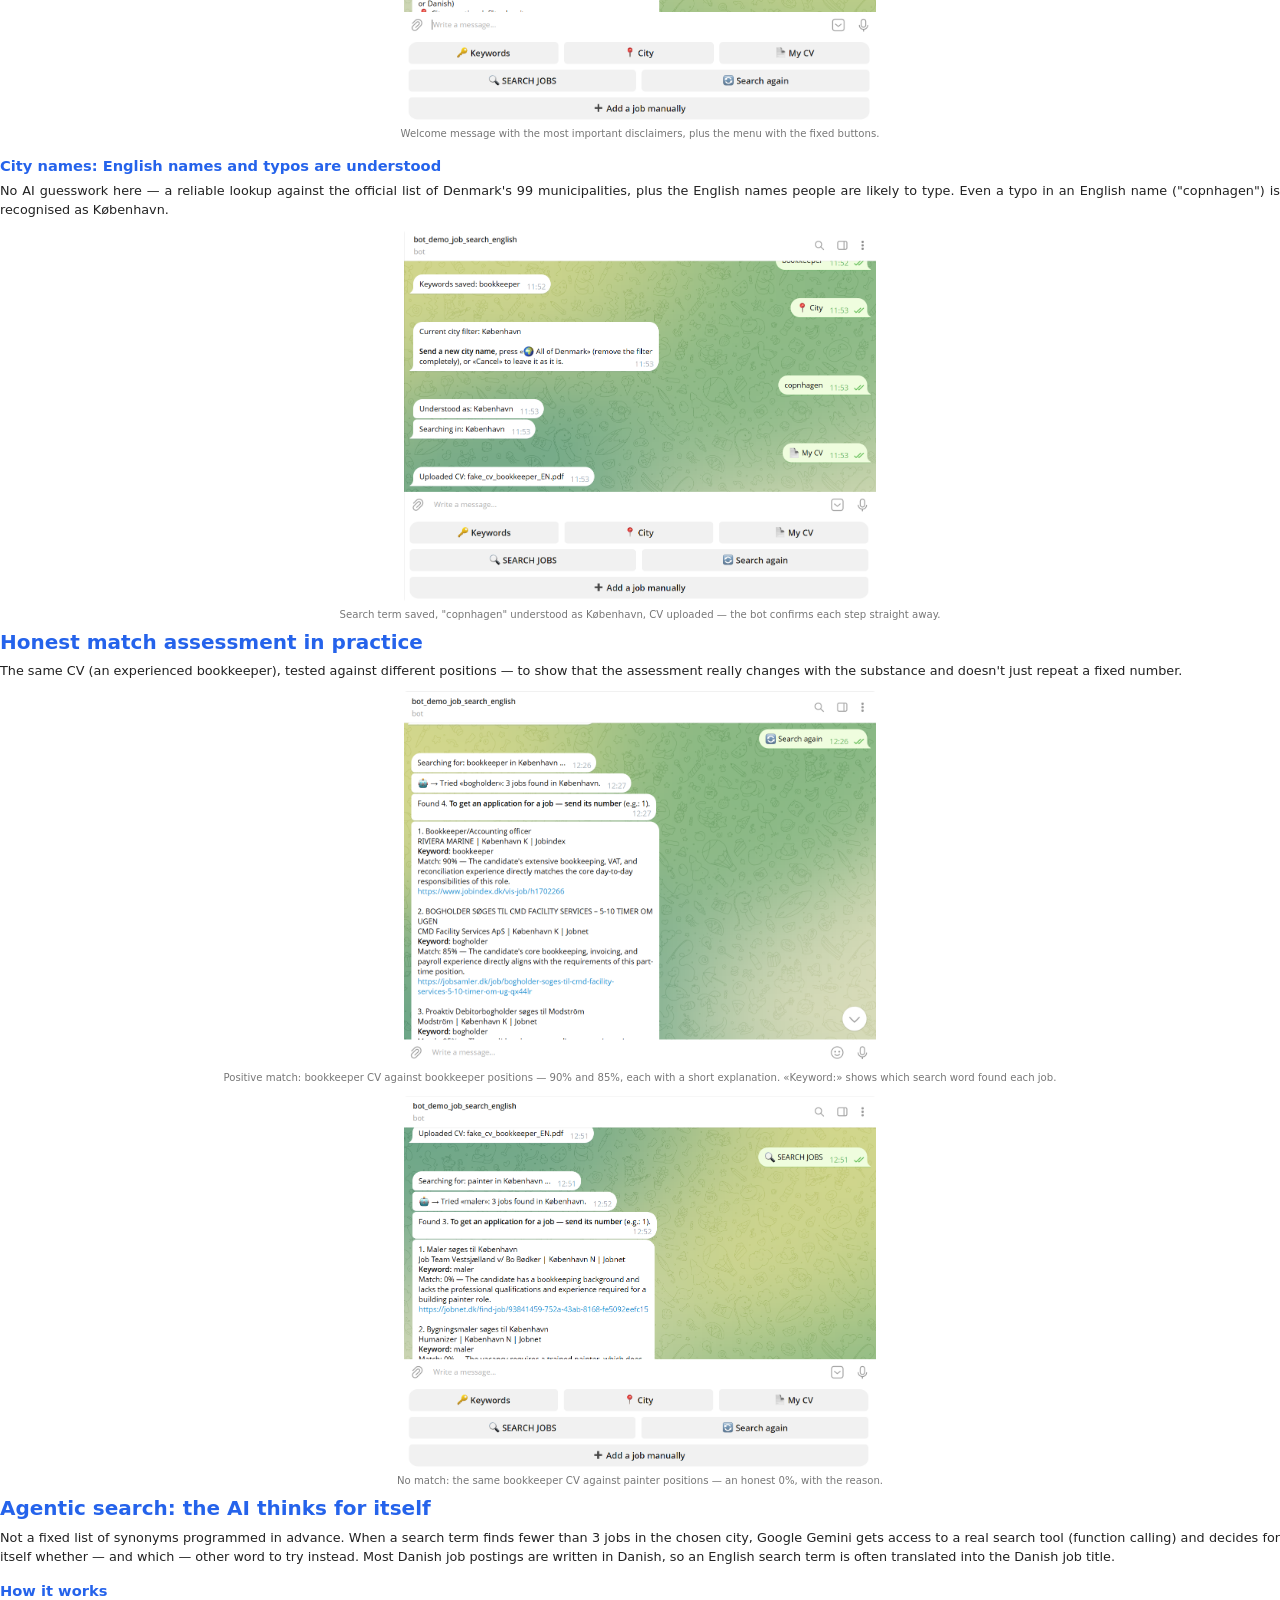
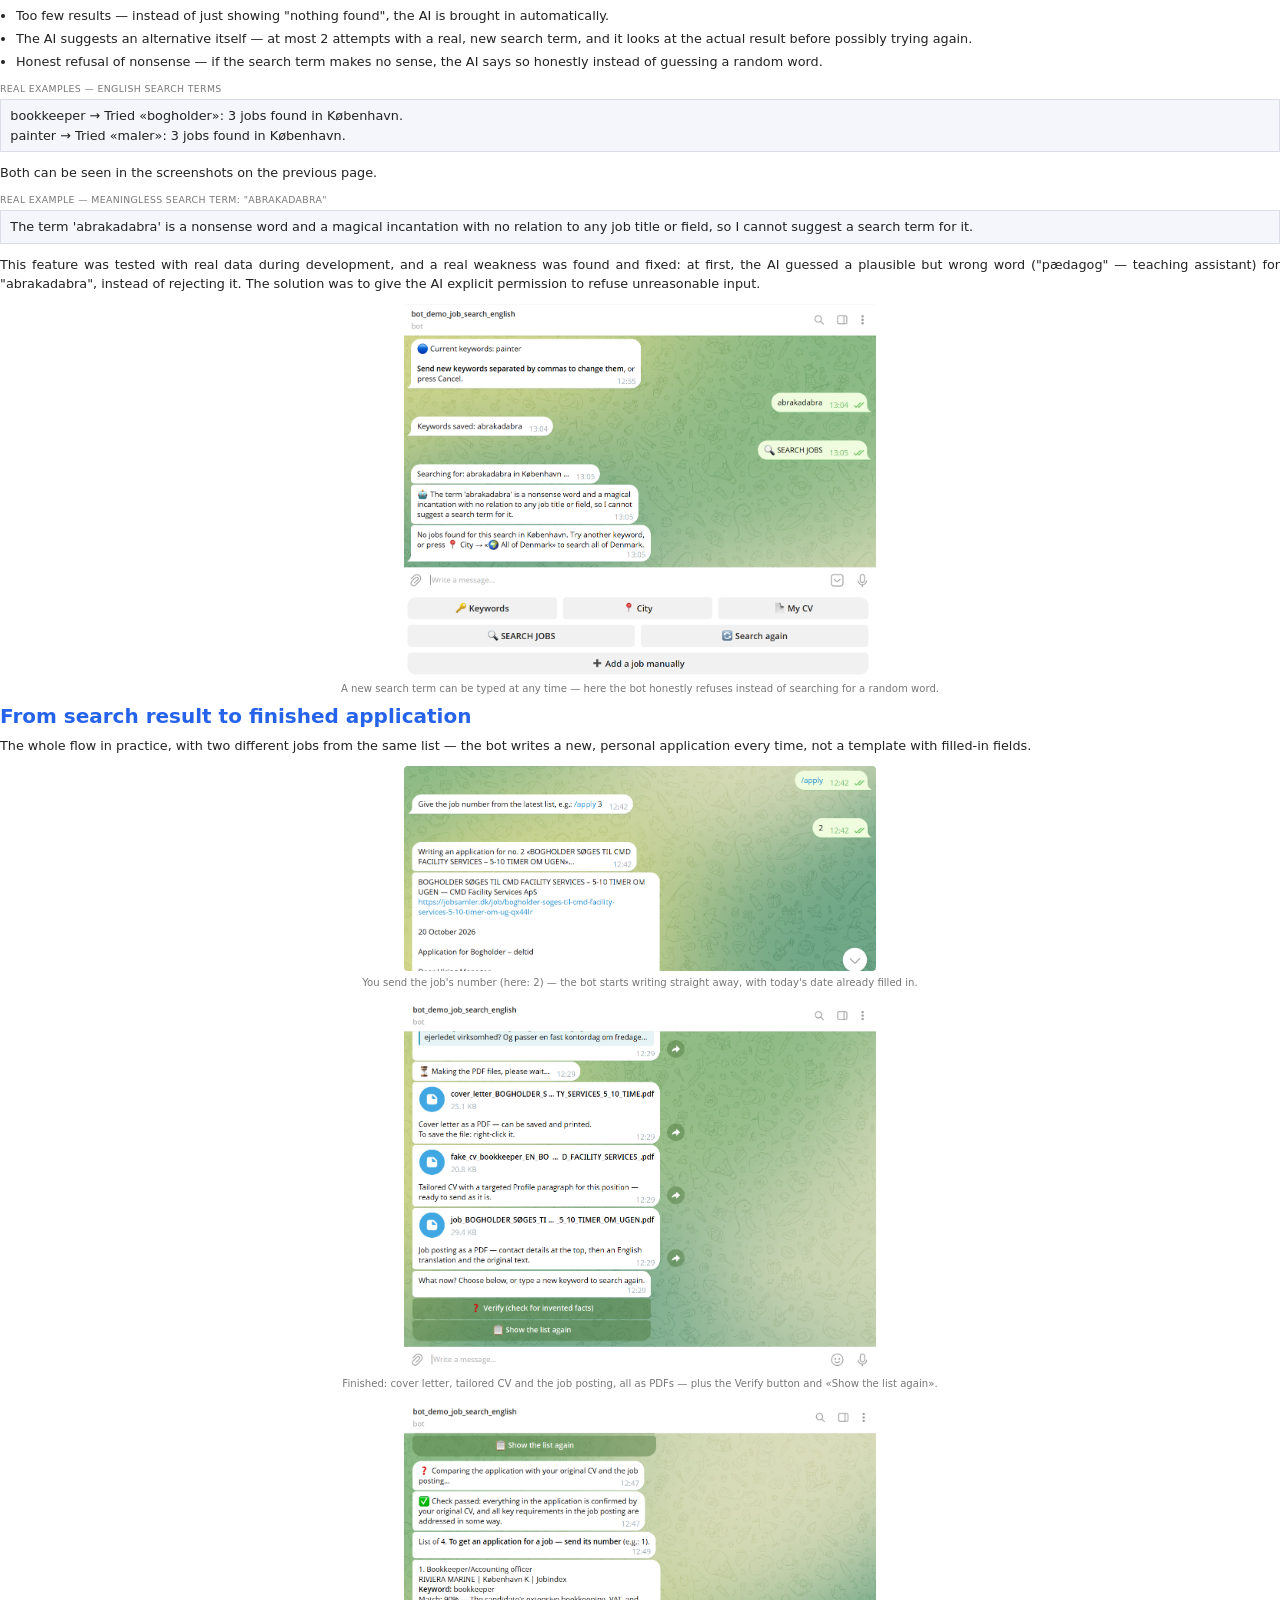
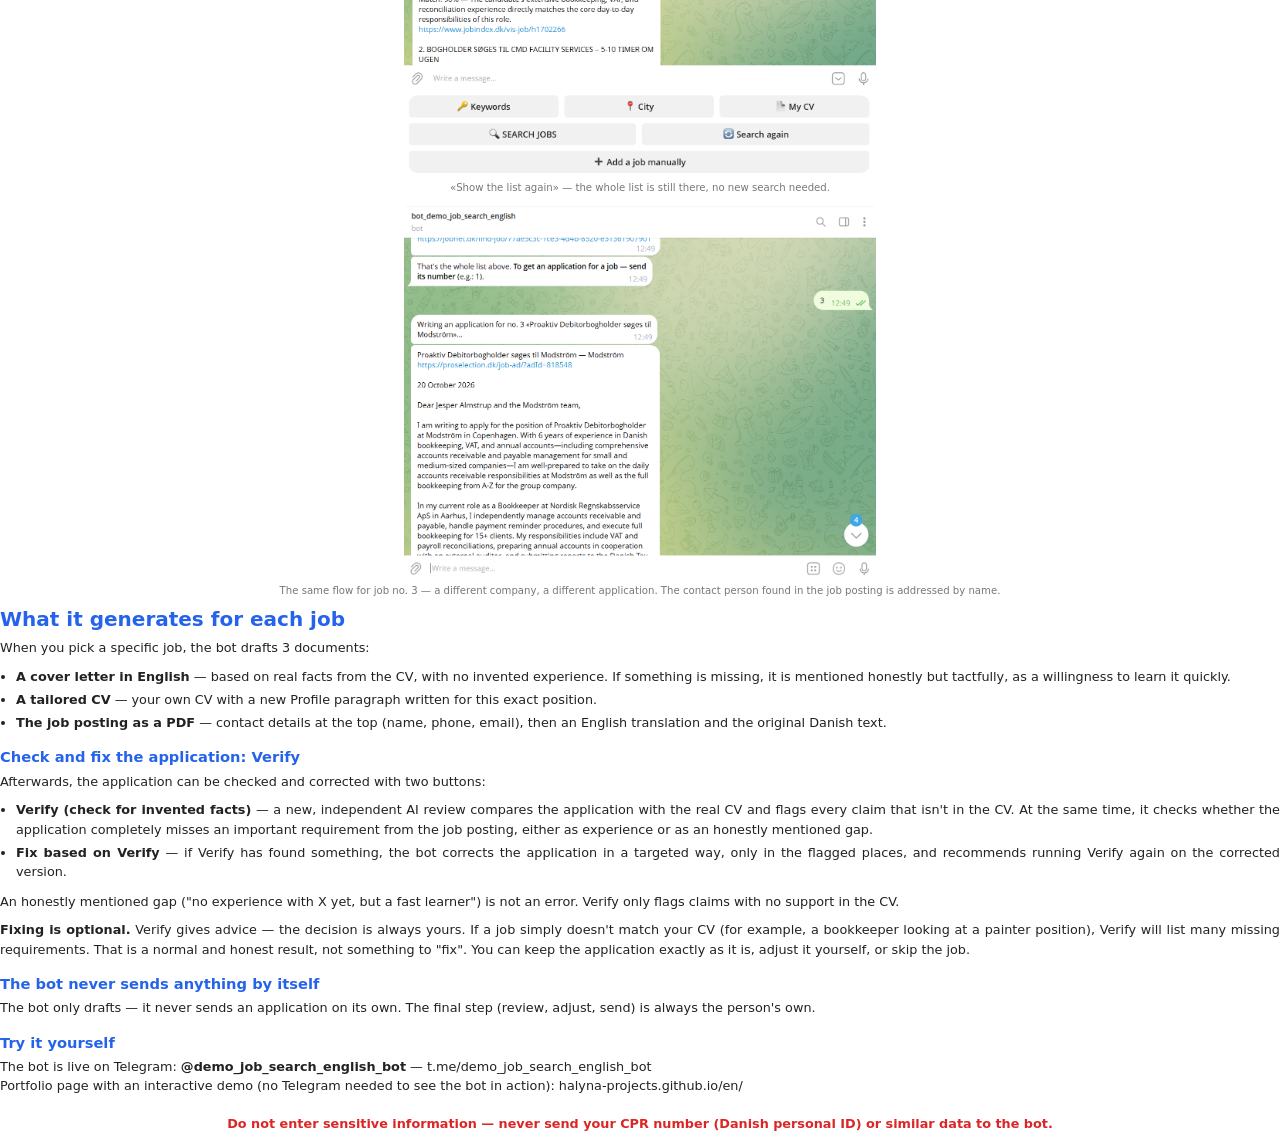
<file: pdf-src/presentation-en.html>
<!DOCTYPE html>
<html lang="en">
<head>
<meta charset="UTF-8">
<title>Job Search Bot — presentation</title>
<link rel="stylesheet" href="style.css">
<style>
  .cover { height: 250mm; display: flex; flex-direction: column; justify-content: space-between; text-align: center; }
  .cover-title { margin-top: 70mm; }
  .cover h1 { font-size: 26pt; margin-bottom: 4pt; }
  .cover .sub { font-size: 12pt; color: #666; margin: 0 0 12pt; text-align: center; }
  .cover .tag { font-size: 10pt; text-align: center; }
  .cover .warn { margin-bottom: 30mm; }
</style>
</head>
<body>

<section class="page cover">
  <div class="cover-title">
    <h1>Job Search Bot</h1>
    <p class="sub">A Telegram bot for job hunting in Denmark</p>
    <p class="tag">Job search + AI comparison with your CV + ready-to-use application documents</p>
  </div>
  <p class="warn">Do not enter sensitive information — never send your CPR number<br>(Danish personal ID) or similar data to the bot.</p>
</section>

<section class="page">
  <h2>What it is</h2>
  <p>A Telegram bot that searches for jobs in Denmark, compares them with your CV using AI, and drafts ready-to-use application documents — so you don't have to do it by hand every time.</p>

  <h3>How it searches for jobs</h3>
  <p>The bot fetches jobs directly from Jobindex.dk and Jobnet.dk (Denmark's official public job portal) based on your search terms, with an option to filter by city. Results from several sources are merged, and duplicates are removed automatically.</p>

  <h3>How it compares with your CV</h3>
  <p>It isn't just a search for matching words. The bot sends both your CV and each job posting to an AI model (Google Gemini) and asks it to assess the substance, not just formal overlap:</p>
  <ul>
    <li>Whether your experience really matches the core tasks of the role</li>
    <li>Whether there is a genuine professional overlap, or only a superficial technical similarity</li>
    <li>What specifically matches, and what is missing</li>
  </ul>
  <p>The result is a match percentage (0–100%) with a short explanation. If the CV has no relevant experience for the role, the bot honestly shows 0% — no "consolation percentages". The job still stays on the list — whether to apply is always the person's own choice.</p>
</section>

<section class="page">
  <h2>Getting started</h2>
  <p>No setup beyond what the bot asks for itself: search terms (in English or Danish), an optional city and a CV (PDF or Word). The bot guides you step by step with buttons, so you don't need to remember any commands.</p>
  <figure class="shot-w" data-shot="P01"><img src="img/P01-en.png" alt="">
    <figcaption>Welcome message with the most important disclaimers, plus the menu with the fixed buttons.</figcaption></figure>
  <h3>City names: English names and typos are understood</h3>
  <p>No AI guesswork here — a reliable lookup against the official list of Denmark's 99 municipalities, plus the English names people are likely to type. Even a typo in an English name ("copnhagen") is recognised as København.</p>
  <figure class="shot-w" data-shot="P02"><img src="img/P02-en.png" alt="">
    <figcaption>Search term saved, "copnhagen" understood as København, CV uploaded — the bot confirms each step straight away.</figcaption></figure>
</section>

<section class="page">
  <h2>Honest match assessment in practice</h2>
  <p>The same CV (an experienced bookkeeper), tested against different positions — to show that the assessment really changes with the substance and doesn't just repeat a fixed number.</p>
  <figure class="shot-w" data-shot="P04"><img src="img/P04-en.png" alt="">
    <figcaption>Positive match: bookkeeper CV against bookkeeper positions — 90% and 85%, each with a short explanation. «Keyword:» shows which search word found each job.</figcaption></figure>
  <figure class="shot-w" data-shot="P08"><img src="img/P08-en.png" alt="">
    <figcaption>No match: the same bookkeeper CV against painter positions — an honest 0%, with the reason.</figcaption></figure>
</section>

<section class="page">
  <h2>Agentic search: the AI thinks for itself</h2>
  <p>Not a fixed list of synonyms programmed in advance. When a search term finds fewer than 3 jobs in the chosen city, Google Gemini gets access to a real search tool (function calling) and decides for itself whether — and which — other word to try instead. Most Danish job postings are written in Danish, so an English search term is often translated into the Danish job title.</p>
  <h3>How it works</h3>
  <ul>
    <li>Too few results — instead of just showing "nothing found", the AI is brought in automatically.</li>
    <li>The AI suggests an alternative itself — at most 2 attempts with a real, new search term, and it looks at the actual result before possibly trying again.</li>
    <li>Honest refusal of nonsense — if the search term makes no sense, the AI says so honestly instead of guessing a random word.</li>
  </ul>
  <p class="example-label">Real examples — English search terms</p>
  <div class="example"><p>bookkeeper → Tried «bogholder»: 3 jobs found in København.<br>painter → Tried «maler»: 3 jobs found in København.</p></div>
  <p>Both can be seen in the screenshots on the previous page.</p>
  <p class="example-label">Real example — meaningless search term: "abrakadabra"</p>
  <div class="example"><p>The term 'abrakadabra' is a nonsense word and a magical incantation with no relation to any job title or field, so I cannot suggest a search term for it.</p></div>
  <p>This feature was tested with real data during development, and a real weakness was found and fixed: at first, the AI guessed a plausible but wrong word ("pædagog" — teaching assistant) for "abrakadabra", instead of rejecting it. The solution was to give the AI explicit permission to refuse unreasonable input.</p>
  <figure class="shot-w" data-shot="P10"><img src="img/P10-en.png" alt="">
    <figcaption>A new search term can be typed at any time — here the bot honestly refuses instead of searching for a random word.</figcaption></figure>
</section>

<section class="page">
  <h2>From search result to finished application</h2>
  <p>The whole flow in practice, with two different jobs from the same list — the bot writes a new, personal application every time, not a template with filled-in fields.</p>
  <figure class="shot-w" data-shot="P12"><img src="img/P12-en.png" alt="">
    <figcaption>You send the job's number (here: 2) — the bot starts writing straight away, with today's date already filled in.</figcaption></figure>
  <figure class="shot-w" data-shot="P13"><img src="img/P13-en.png" alt="">
    <figcaption>Finished: cover letter, tailored CV and the job posting, all as PDFs — plus the Verify button and «Show the list again».</figcaption></figure>
</section>

<section class="page">
  <figure class="shot-w" data-shot="P14"><img src="img/P14-en.png" alt="">
    <figcaption>«Show the list again» — the whole list is still there, no new search needed.</figcaption></figure>
  <figure class="shot-w" data-shot="P15"><img src="img/P15-en.png" alt="">
    <figcaption>The same flow for job no. 3 — a different company, a different application. The contact person found in the job posting is addressed by name.</figcaption></figure>
</section>

<section class="page">
  <h2>What it generates for each job</h2>
  <p>When you pick a specific job, the bot drafts 3 documents:</p>
  <ul>
    <li><strong>A cover letter in English</strong> — based on real facts from the CV, with no invented experience. If something is missing, it is mentioned honestly but tactfully, as a willingness to learn it quickly.</li>
    <li><strong>A tailored CV</strong> — your own CV with a new Profile paragraph written for this exact position.</li>
    <li><strong>The job posting as a PDF</strong> — contact details at the top (name, phone, email), then an English translation and the original Danish text.</li>
  </ul>

  <h3>Check and fix the application: Verify</h3>
  <p>Afterwards, the application can be checked and corrected with two buttons:</p>
  <ul>
    <li><strong>Verify (check for invented facts)</strong> — a new, independent AI review compares the application with the real CV and flags every claim that isn't in the CV. At the same time, it checks whether the application completely misses an important requirement from the job posting, either as experience or as an honestly mentioned gap.</li>
    <li><strong>Fix based on Verify</strong> — if Verify has found something, the bot corrects the application in a targeted way, only in the flagged places, and recommends running Verify again on the corrected version.</li>
  </ul>
  <p>An honestly mentioned gap ("no experience with X yet, but a fast learner") is not an error. Verify only flags claims with no support in the CV.</p>
  <p><strong>Fixing is optional.</strong> Verify gives advice — the decision is always yours. If a job simply doesn't match your CV (for example, a bookkeeper looking at a painter position), Verify will list many missing requirements. That is a normal and honest result, not something to "fix". You can keep the application exactly as it is, adjust it yourself, or skip the job.</p>

  <h3>The bot never sends anything by itself</h3>
  <p>The bot only drafts — it never sends an application on its own. The final step (review, adjust, send) is always the person's own.</p>

  <h3>Try it yourself</h3>
  <p>The bot is live on Telegram: <strong>@demo_job_search_english_bot</strong> — t.me/demo_job_search_english_bot<br>
  Portfolio page with an interactive demo (no Telegram needed to see the bot in action): halyna-projects.github.io/en/</p>

  <p class="warn" style="margin-top: 14pt;">Do not enter sensitive information — never send your CPR number (Danish personal ID) or similar data to the bot.</p>
</section>

</body>
</html>
</file>
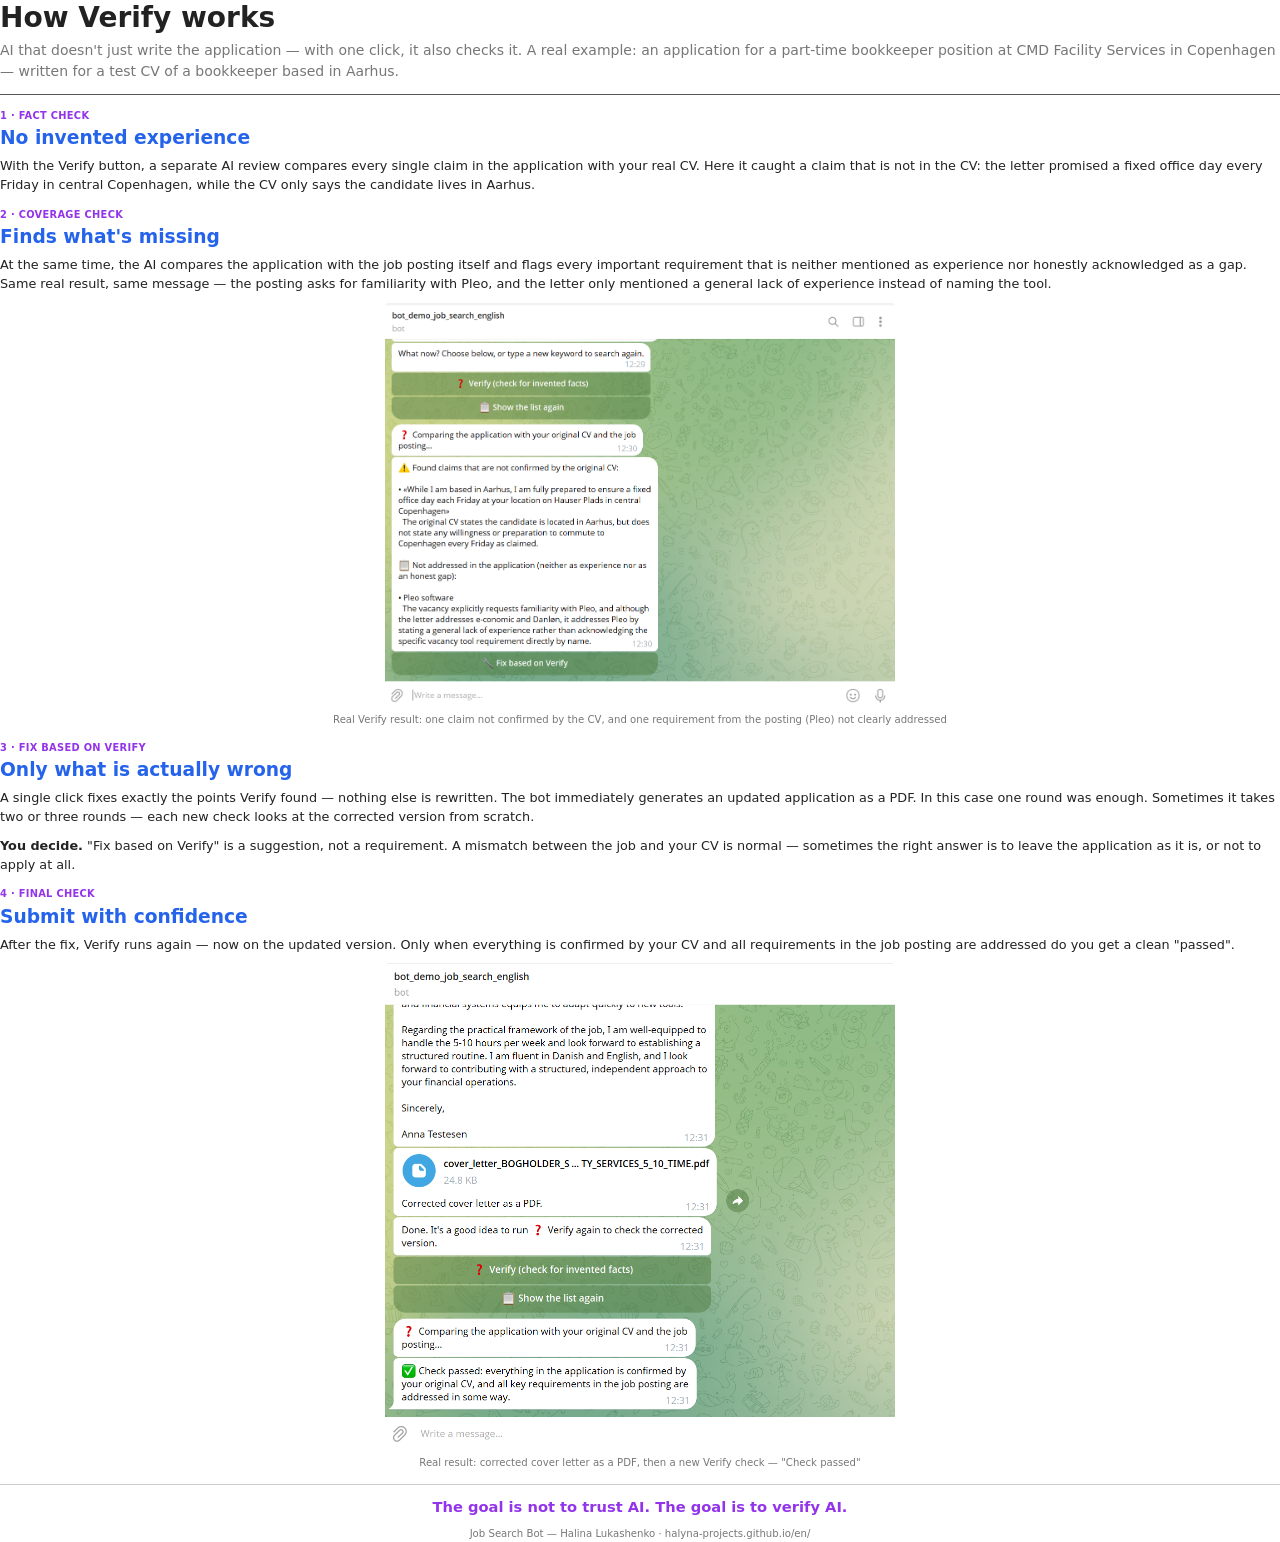
<file: pdf-src/verify-en.html>
<!DOCTYPE html>
<html lang="en">
<head>
<meta charset="UTF-8">
<title>How Verify works</title>
<link rel="stylesheet" href="style.css">
<style>
  @page { margin: 13mm 16mm 12mm; }
  h1 { font-size: 21pt; color: #222; margin-bottom: 4pt; }
  .intro { font-size: 10.5pt; color: #777; text-align: left; padding-bottom: 9pt; border-bottom: 1px solid #555; margin-bottom: 10pt; }
  .kicker { font-size: 7.4pt; font-weight: bold; color: #9333ea; letter-spacing: 0.03em; margin: 10pt 0 2pt; }
  h2 { font-size: 14pt; margin-bottom: 5pt; }
  p { text-align: left; }
  figure { margin: 6pt auto 4pt; }
  .v-wide img { width: 79mm; }
  .v-tall img { height: 85mm; }
  .v-shot img { width: 135mm; max-width: 100%; }
  .closing { border-top: 1px solid #ccc; margin-top: 10pt; padding-top: 8pt; text-align: center; }
  .closing strong { color: #9333ea; font-size: 11pt; display: block; margin-bottom: 4pt; }
</style>
</head>
<body>

<section class="page">
  <h1>How Verify works</h1>
  <p class="intro">AI that doesn't just write the application — with one click, it also checks it. A real example: an application for a part-time bookkeeper position at CMD Facility Services in Copenhagen — written for a test CV of a bookkeeper based in Aarhus.</p>

  <p class="kicker">1 · FACT CHECK</p>
  <h2>No invented experience</h2>
  <p>With the Verify button, a separate AI review compares every single claim in the application with your real CV. Here it caught a claim that is not in the CV: the letter promised a fixed office day every Friday in central Copenhagen, while the CV only says the candidate lives in Aarhus.</p>
  <p class="kicker">2 · COVERAGE CHECK</p>
  <h2>Finds what's missing</h2>
  <p>At the same time, the AI compares the application with the job posting itself and flags every important requirement that is neither mentioned as experience nor honestly acknowledged as a gap. Same real result, same message — the posting asks for familiarity with Pleo, and the letter only mentioned a general lack of experience instead of naming the tool.</p>
  <figure class="v-shot" data-shot="V1"><img src="img/V1-en.png" alt="">
    <figcaption>Real Verify result: one claim not confirmed by the CV, and one requirement from the posting (Pleo) not clearly addressed</figcaption></figure>
</section>

<section class="page">
  <p class="kicker">3 · FIX BASED ON VERIFY</p>
  <h2>Only what is actually wrong</h2>
  <p>A single click fixes exactly the points Verify found — nothing else is rewritten. The bot immediately generates an updated application as a PDF. In this case one round was enough. Sometimes it takes two or three rounds — each new check looks at the corrected version from scratch.</p>
  <p><strong>You decide.</strong> "Fix based on Verify" is a suggestion, not a requirement. A mismatch between the job and your CV is normal — sometimes the right answer is to leave the application as it is, or not to apply at all.</p>

  <p class="kicker">4 · FINAL CHECK</p>
  <h2>Submit with confidence</h2>
  <p>After the fix, Verify runs again — now on the updated version. Only when everything is confirmed by your CV and all requirements in the job posting are addressed do you get a clean "passed".</p>
  <figure class="v-shot" data-shot="V3"><img src="img/V3-en.png" alt="">
    <figcaption>Real result: corrected cover letter as a PDF, then a new Verify check — "Check passed"</figcaption></figure>

  <div class="closing">
    <strong>The goal is not to trust AI. The goal is to verify AI.</strong>
    <span class="foot-note">Job Search Bot — Halina Lukashenko · halyna-projects.github.io/en/</span>
  </div>
</section>

</body>
</html>
</file>
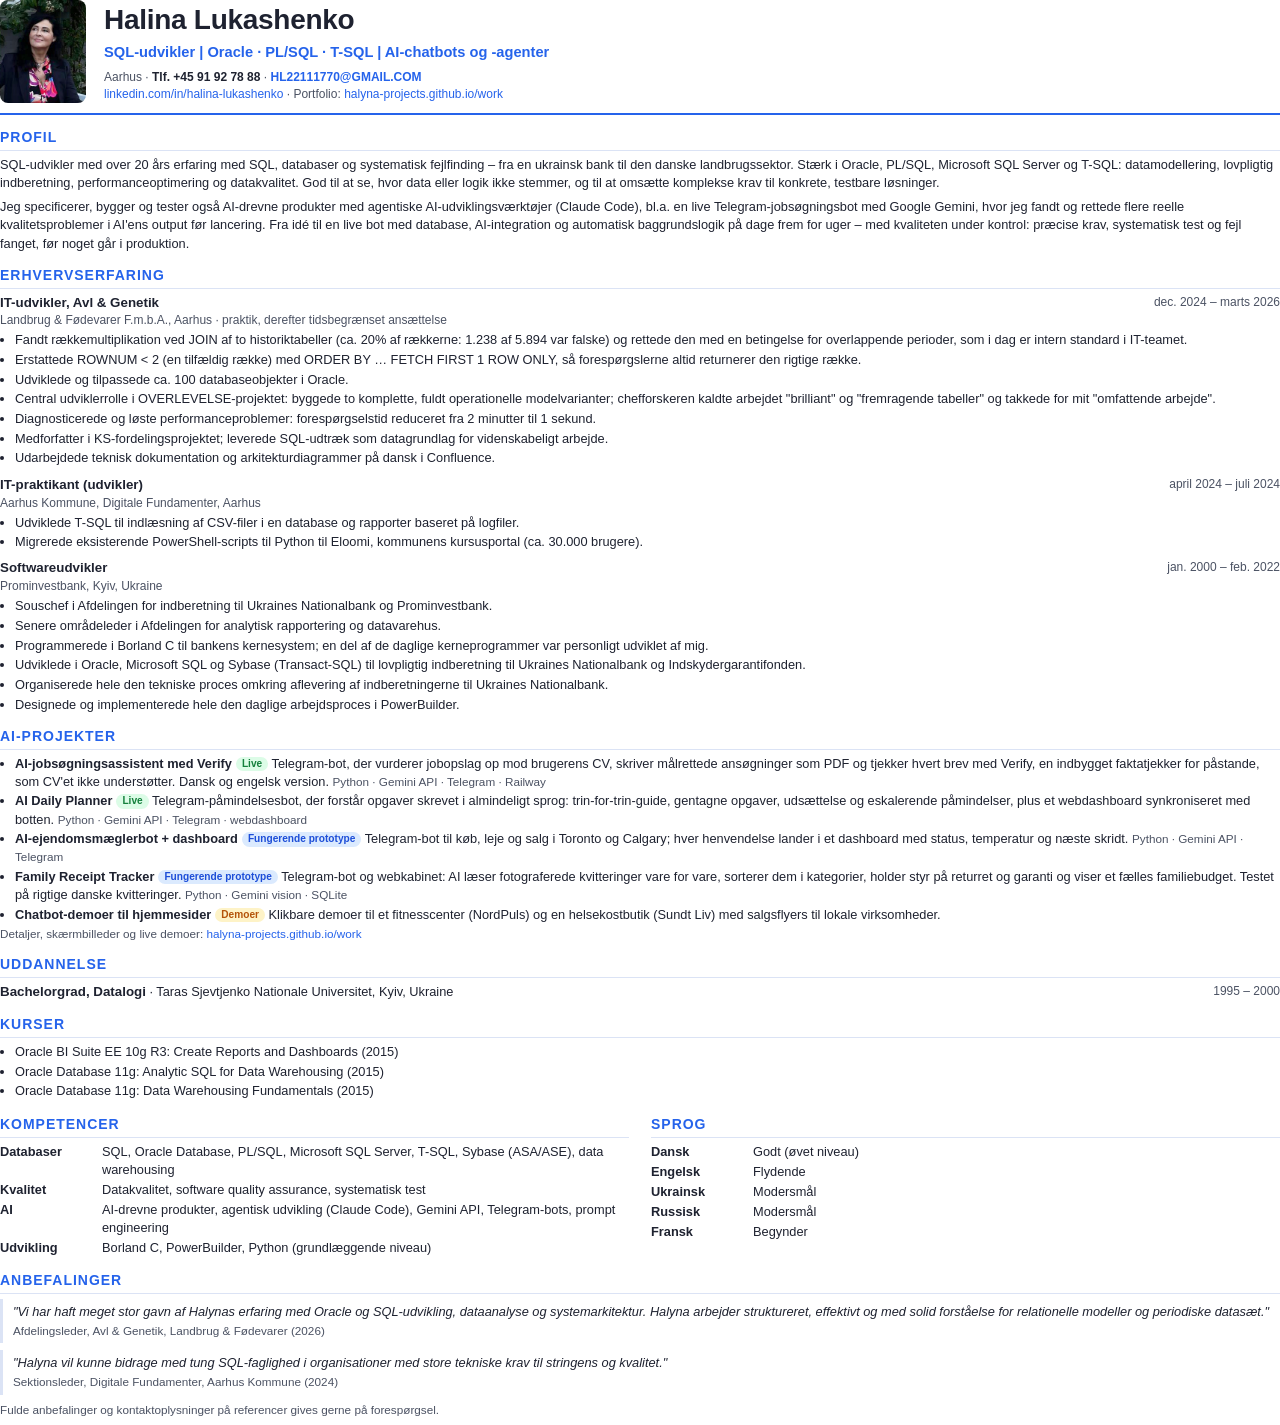
<file: pdf-src/cv/cv-da.html>
<!DOCTYPE html>
<html lang="da">
<head>
<meta charset="UTF-8">
<title>CV Halina Lukashenko</title>
<style>
  @page { size: A4; margin: 14mm 15mm 13mm; }
  * { box-sizing: border-box; }
  body { margin: 0; font-family: "Helvetica Neue", Helvetica, Arial, sans-serif; font-size: 9.6pt; line-height: 1.42; color: #1e2230; }
  a { color: #2563eb; text-decoration: none; }
  header { display: flex; gap: 18px; align-items: center; padding-bottom: 10px; border-bottom: 2px solid #2563eb; }
  header img { width: 86px; height: 103px; object-fit: cover; border-radius: 8px; flex: none; }
  h1 { font-size: 21pt; margin: 0 0 2px; letter-spacing: -0.01em; }
  .title { font-size: 11pt; color: #2563eb; font-weight: 600; margin: 0 0 6px; }
  .contact { color: #4b5263; font-size: 9pt; margin: 0; }
  .contact b { color: #1e2230; }
  h2 { font-size: 10.5pt; text-transform: uppercase; letter-spacing: 0.07em; color: #2563eb; margin: 13px 0 5px; padding-bottom: 2px; border-bottom: 1px solid #dbe3f5; }
  p { margin: 0 0 6px; }
  .job { margin: 0 0 8px; break-inside: avoid; }
  .job-head { display: flex; justify-content: space-between; gap: 10px; }
  .job-head b { font-size: 10pt; }
  .when { color: #4b5263; white-space: nowrap; font-size: 9pt; }
  .org { color: #4b5263; margin: 0 0 2px; font-size: 9pt; }
  ul { margin: 2px 0 0; padding-left: 15px; }
  li { margin: 0 0 1.5px; }
  .projects li b { color: #1e2230; }
  .tag { display: inline-block; font-size: 7.6pt; font-weight: 600; padding: 0 6px; border-radius: 8px; margin-left: 4px; vertical-align: 1px; }
  .live { background: #dcfce7; color: #15803d; }
  .proto { background: #dbeafe; color: #1d4ed8; }
  .concept { background: #fef3c7; color: #b45309; }
  .skills { display: grid; grid-template-columns: 92px 1fr; gap: 2px 10px; }
  .skills b { color: #1e2230; }
  .two { display: grid; grid-template-columns: 1fr 1fr; gap: 0 22px; }
  blockquote { margin: 0 0 7px; padding: 4px 0 4px 10px; border-left: 3px solid #dbe3f5; font-style: italic; break-inside: avoid; }
  blockquote span { display: block; font-style: normal; color: #4b5263; font-size: 8.8pt; margin-top: 2px; }
  .small { color: #4b5263; font-size: 8.8pt; }
</style>
</head>
<body>

<header>
  <img src="photo.jpg" alt="">
  <div>
    <h1>Halina Lukashenko</h1>
    <p class="title">SQL-udvikler | Oracle · PL/SQL · T-SQL | AI-chatbots og -agenter</p>
    <p class="contact">Aarhus · <b>Tlf. +45 91 92 78 88</b> · <b><a href="mailto:HL22111770@GMAIL.COM">HL22111770@GMAIL.COM</a></b><br>
    <a href="https://linkedin.com/in/halina-lukashenko">linkedin.com/in/halina-lukashenko</a> · Portfolio: <a href="https://halyna-projects.github.io/work/">halyna-projects.github.io/work</a></p>
  </div>
</header>

<h2>Profil</h2>
<p>SQL-udvikler med over 20 års erfaring med SQL, databaser og systematisk fejlfinding – fra en ukrainsk bank til den danske landbrugssektor. Stærk i Oracle, PL/SQL, Microsoft SQL Server og T-SQL: datamodellering, lovpligtig indberetning, performanceoptimering og datakvalitet. God til at se, hvor data eller logik ikke stemmer, og til at omsætte komplekse krav til konkrete, testbare løsninger.</p>
<p>Jeg specificerer, bygger og tester også AI-drevne produkter med agentiske AI-udviklingsværktøjer (Claude Code), bl.a. en live Telegram-jobsøgningsbot med Google Gemini, hvor jeg fandt og rettede flere reelle kvalitetsproblemer i AI'ens output før lancering. Fra idé til en live bot med database, AI-integration og automatisk baggrundslogik på dage frem for uger – med kvaliteten under kontrol: præcise krav, systematisk test og fejl fanget, før noget går i produktion.</p>

<h2>Erhvervserfaring</h2>
<div class="job">
  <div class="job-head"><b>IT-udvikler, Avl &amp; Genetik</b><span class="when">dec. 2024 – marts 2026</span></div>
  <p class="org">Landbrug &amp; Fødevarer F.m.b.A., Aarhus · praktik, derefter tidsbegrænset ansættelse</p>
  <ul>
    <li>Fandt rækkemultiplikation ved JOIN af to historiktabeller (ca. 20% af rækkerne: 1.238 af 5.894 var falske) og rettede den med en betingelse for overlappende perioder, som i dag er intern standard i IT-teamet.</li>
    <li>Erstattede ROWNUM &lt; 2 (en tilfældig række) med ORDER BY … FETCH FIRST 1 ROW ONLY, så forespørgslerne altid returnerer den rigtige række.</li>
    <li>Udviklede og tilpassede ca. 100 databaseobjekter i Oracle.</li>
    <li>Central udviklerrolle i OVERLEVELSE-projektet: byggede to komplette, fuldt operationelle modelvarianter; chefforskeren kaldte arbejdet "brilliant" og "fremragende tabeller" og takkede for mit "omfattende arbejde".</li>
    <li>Diagnosticerede og løste performanceproblemer: forespørgselstid reduceret fra 2 minutter til 1 sekund.</li>
    <li>Medforfatter i KS-fordelingsprojektet; leverede SQL-udtræk som datagrundlag for videnskabeligt arbejde.</li>
    <li>Udarbejdede teknisk dokumentation og arkitekturdiagrammer på dansk i Confluence.</li>
  </ul>
</div>
<div class="job">
  <div class="job-head"><b>IT-praktikant (udvikler)</b><span class="when">april 2024 – juli 2024</span></div>
  <p class="org">Aarhus Kommune, Digitale Fundamenter, Aarhus</p>
  <ul>
    <li>Udviklede T-SQL til indlæsning af CSV-filer i en database og rapporter baseret på logfiler.</li>
    <li>Migrerede eksisterende PowerShell-scripts til Python til Eloomi, kommunens kursusportal (ca. 30.000 brugere).</li>
  </ul>
</div>
<div class="job">
  <div class="job-head"><b>Softwareudvikler</b><span class="when">jan. 2000 – feb. 2022</span></div>
  <p class="org">Prominvestbank, Kyiv, Ukraine</p>
  <ul>
    <li>Souschef i Afdelingen for indberetning til Ukraines Nationalbank og Prominvestbank.</li>
    <li>Senere områdeleder i Afdelingen for analytisk rapportering og datavarehus.</li>
    <li>Programmerede i Borland C til bankens kernesystem; en del af de daglige kerneprogrammer var personligt udviklet af mig.</li>
    <li>Udviklede i Oracle, Microsoft SQL og Sybase (Transact-SQL) til lovpligtig indberetning til Ukraines Nationalbank og Indskydergarantifonden.</li>
    <li>Organiserede hele den tekniske proces omkring aflevering af indberetningerne til Ukraines Nationalbank.</li>
    <li>Designede og implementerede hele den daglige arbejdsproces i PowerBuilder.</li>
  </ul>
</div>

<h2>AI-projekter</h2>
<ul class="projects">
  <li><b>AI-jobsøgningsassistent med Verify</b><span class="tag live">Live</span> Telegram-bot, der vurderer jobopslag op mod brugerens CV, skriver målrettede ansøgninger som PDF og tjekker hvert brev med Verify, en indbygget faktatjekker for påstande, som CV'et ikke understøtter. Dansk og engelsk version. <span class="small">Python · Gemini API · Telegram · Railway</span></li>
  <li><b>AI Daily Planner</b><span class="tag live">Live</span> Telegram-påmindelsesbot, der forstår opgaver skrevet i almindeligt sprog: trin-for-trin-guide, gentagne opgaver, udsættelse og eskalerende påmindelser, plus et webdashboard synkroniseret med botten. <span class="small">Python · Gemini API · Telegram · webdashboard</span></li>
  <li><b>AI-ejendomsmæglerbot + dashboard</b><span class="tag proto">Fungerende prototype</span> Telegram-bot til køb, leje og salg i Toronto og Calgary; hver henvendelse lander i et dashboard med status, temperatur og næste skridt. <span class="small">Python · Gemini API · Telegram</span></li>
  <li><b>Family Receipt Tracker</b><span class="tag proto">Fungerende prototype</span> Telegram-bot og webkabinet: AI læser fotograferede kvitteringer vare for vare, sorterer dem i kategorier, holder styr på returret og garanti og viser et fælles familiebudget. Testet på rigtige danske kvitteringer. <span class="small">Python · Gemini vision · SQLite</span></li>
  <li><b>Chatbot-demoer til hjemmesider</b><span class="tag concept">Demoer</span> Klikbare demoer til et fitnesscenter (NordPuls) og en helsekostbutik (Sundt Liv) med salgsflyers til lokale virksomheder.</li>
</ul>
<p class="small">Detaljer, skærmbilleder og live demoer: <a href="https://halyna-projects.github.io/work/">halyna-projects.github.io/work</a></p>

<h2>Uddannelse</h2>
<div class="job-head"><span><b>Bachelorgrad, Datalogi</b> · Taras Sjevtjenko Nationale Universitet, Kyiv, Ukraine</span><span class="when">1995 – 2000</span></div>

<h2>Kurser</h2>
<ul>
  <li>Oracle BI Suite EE 10g R3: Create Reports and Dashboards (2015)</li>
  <li>Oracle Database 11g: Analytic SQL for Data Warehousing (2015)</li>
  <li>Oracle Database 11g: Data Warehousing Fundamentals (2015)</li>
</ul>

<div class="two">
  <div>
    <h2>Kompetencer</h2>
    <div class="skills">
      <b>Databaser</b><span>SQL, Oracle Database, PL/SQL, Microsoft SQL Server, T-SQL, Sybase (ASA/ASE), data warehousing</span>
      <b>Kvalitet</b><span>Datakvalitet, software quality assurance, systematisk test</span>
      <b>AI</b><span>AI-drevne produkter, agentisk udvikling (Claude Code), Gemini API, Telegram-bots, prompt engineering</span>
      <b>Udvikling</b><span>Borland C, PowerBuilder, Python (grundlæggende niveau)</span>
    </div>
  </div>
  <div>
    <h2>Sprog</h2>
    <div class="skills">
      <b>Dansk</b><span>Godt (øvet niveau)</span>
      <b>Engelsk</b><span>Flydende</span>
      <b>Ukrainsk</b><span>Modersmål</span>
      <b>Russisk</b><span>Modersmål</span>
      <b>Fransk</b><span>Begynder</span>
    </div>
  </div>
</div>

<h2>Anbefalinger</h2>
<blockquote>"Vi har haft meget stor gavn af Halynas erfaring med Oracle og SQL-udvikling, dataanalyse og systemarkitektur. Halyna arbejder struktureret, effektivt og med solid forståelse for relationelle modeller og periodiske datasæt."
<span>Afdelingsleder, Avl &amp; Genetik, Landbrug &amp; Fødevarer (2026)</span></blockquote>
<blockquote>"Halyna vil kunne bidrage med tung SQL-faglighed i organisationer med store tekniske krav til stringens og kvalitet."
<span>Sektionsleder, Digitale Fundamenter, Aarhus Kommune (2024)</span></blockquote>
<p class="small">Fulde anbefalinger og kontaktoplysninger på referencer gives gerne på forespørgsel.</p>

</body>
</html>
</file>
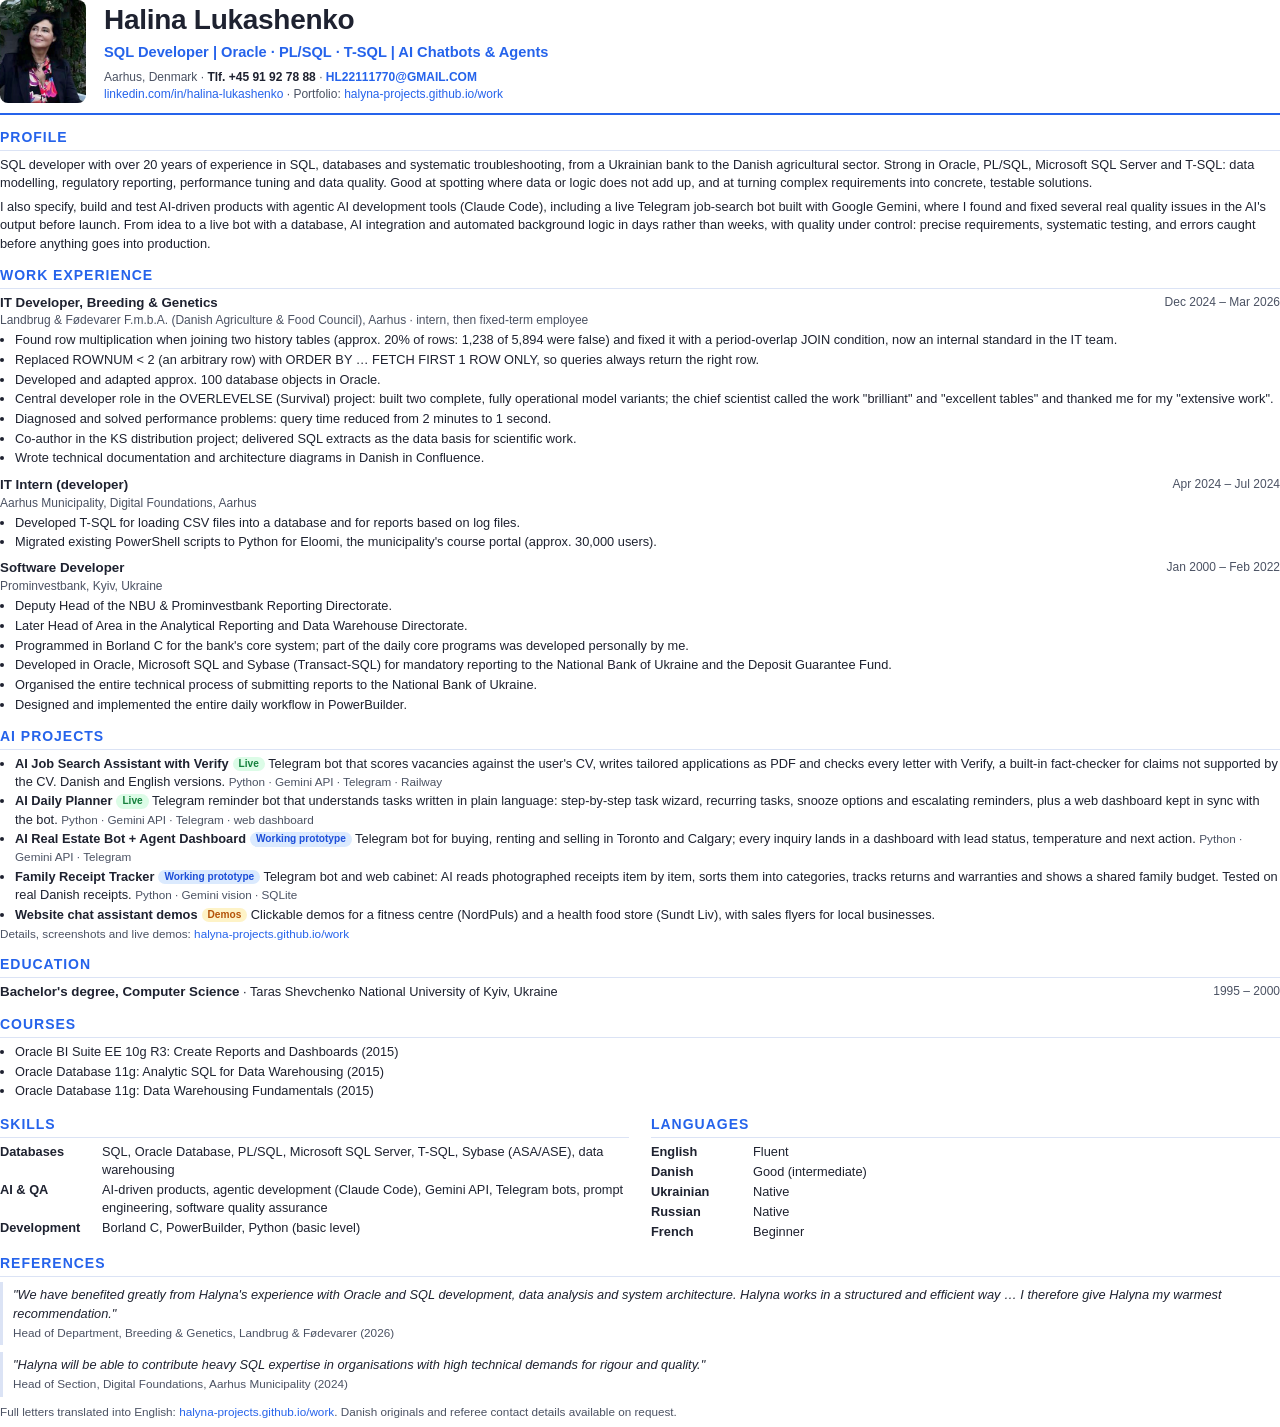
<file: pdf-src/cv/cv-en.html>
<!DOCTYPE html>
<html lang="en">
<head>
<meta charset="UTF-8">
<title>CV Halina Lukashenko</title>
<style>
  @page { size: A4; margin: 14mm 15mm 13mm; }
  * { box-sizing: border-box; }
  body { margin: 0; font-family: "Helvetica Neue", Helvetica, Arial, sans-serif; font-size: 9.6pt; line-height: 1.42; color: #1e2230; }
  a { color: #2563eb; text-decoration: none; }
  header { display: flex; gap: 18px; align-items: center; padding-bottom: 10px; border-bottom: 2px solid #2563eb; }
  header img { width: 86px; height: 103px; object-fit: cover; border-radius: 8px; flex: none; }
  h1 { font-size: 21pt; margin: 0 0 2px; letter-spacing: -0.01em; }
  .title { font-size: 11pt; color: #2563eb; font-weight: 600; margin: 0 0 6px; }
  .contact { color: #4b5263; font-size: 9pt; margin: 0; }
  .contact b { color: #1e2230; }
  h2 { font-size: 10.5pt; text-transform: uppercase; letter-spacing: 0.07em; color: #2563eb; margin: 13px 0 5px; padding-bottom: 2px; border-bottom: 1px solid #dbe3f5; }
  p { margin: 0 0 6px; }
  .job { margin: 0 0 8px; break-inside: avoid; }
  .job-head { display: flex; justify-content: space-between; gap: 10px; }
  .job-head b { font-size: 10pt; }
  .when { color: #4b5263; white-space: nowrap; font-size: 9pt; }
  .org { color: #4b5263; margin: 0 0 2px; font-size: 9pt; }
  ul { margin: 2px 0 0; padding-left: 15px; }
  li { margin: 0 0 1.5px; }
  .projects li b { color: #1e2230; }
  .tag { display: inline-block; font-size: 7.6pt; font-weight: 600; padding: 0 6px; border-radius: 8px; margin-left: 4px; vertical-align: 1px; }
  .live { background: #dcfce7; color: #15803d; }
  .proto { background: #dbeafe; color: #1d4ed8; }
  .concept { background: #fef3c7; color: #b45309; }
  .skills { display: grid; grid-template-columns: 92px 1fr; gap: 2px 10px; }
  .skills b { color: #1e2230; }
  .two { display: grid; grid-template-columns: 1fr 1fr; gap: 0 22px; }
  blockquote { margin: 0 0 7px; padding: 4px 0 4px 10px; border-left: 3px solid #dbe3f5; font-style: italic; break-inside: avoid; }
  blockquote span { display: block; font-style: normal; color: #4b5263; font-size: 8.8pt; margin-top: 2px; }
  .small { color: #4b5263; font-size: 8.8pt; }
</style>
</head>
<body>

<header>
  <img src="photo.jpg" alt="">
  <div>
    <h1>Halina Lukashenko</h1>
    <p class="title">SQL Developer | Oracle · PL/SQL · T-SQL | AI Chatbots &amp; Agents</p>
    <p class="contact">Aarhus, Denmark · <b>Tlf. +45 91 92 78 88</b> · <b><a href="mailto:HL22111770@GMAIL.COM">HL22111770@GMAIL.COM</a></b><br>
    <a href="https://linkedin.com/in/halina-lukashenko">linkedin.com/in/halina-lukashenko</a> · Portfolio: <a href="https://halyna-projects.github.io/work/">halyna-projects.github.io/work</a></p>
  </div>
</header>

<h2>Profile</h2>
<p>SQL developer with over 20 years of experience in SQL, databases and systematic troubleshooting, from a Ukrainian bank to the Danish agricultural sector. Strong in Oracle, PL/SQL, Microsoft SQL Server and T-SQL: data modelling, regulatory reporting, performance tuning and data quality. Good at spotting where data or logic does not add up, and at turning complex requirements into concrete, testable solutions.</p>
<p>I also specify, build and test AI-driven products with agentic AI development tools (Claude Code), including a live Telegram job-search bot built with Google Gemini, where I found and fixed several real quality issues in the AI's output before launch. From idea to a live bot with a database, AI integration and automated background logic in days rather than weeks, with quality under control: precise requirements, systematic testing, and errors caught before anything goes into production.</p>

<h2>Work experience</h2>
<div class="job">
  <div class="job-head"><b>IT Developer, Breeding &amp; Genetics</b><span class="when">Dec 2024 – Mar 2026</span></div>
  <p class="org">Landbrug &amp; Fødevarer F.m.b.A. (Danish Agriculture &amp; Food Council), Aarhus · intern, then fixed-term employee</p>
  <ul>
    <li>Found row multiplication when joining two history tables (approx. 20% of rows: 1,238 of 5,894 were false) and fixed it with a period-overlap JOIN condition, now an internal standard in the IT team.</li>
    <li>Replaced ROWNUM &lt; 2 (an arbitrary row) with ORDER BY … FETCH FIRST 1 ROW ONLY, so queries always return the right row.</li>
    <li>Developed and adapted approx. 100 database objects in Oracle.</li>
    <li>Central developer role in the OVERLEVELSE (Survival) project: built two complete, fully operational model variants; the chief scientist called the work "brilliant" and "excellent tables" and thanked me for my "extensive work".</li>
    <li>Diagnosed and solved performance problems: query time reduced from 2 minutes to 1 second.</li>
    <li>Co-author in the KS distribution project; delivered SQL extracts as the data basis for scientific work.</li>
    <li>Wrote technical documentation and architecture diagrams in Danish in Confluence.</li>
  </ul>
</div>
<div class="job">
  <div class="job-head"><b>IT Intern (developer)</b><span class="when">Apr 2024 – Jul 2024</span></div>
  <p class="org">Aarhus Municipality, Digital Foundations, Aarhus</p>
  <ul>
    <li>Developed T-SQL for loading CSV files into a database and for reports based on log files.</li>
    <li>Migrated existing PowerShell scripts to Python for Eloomi, the municipality's course portal (approx. 30,000 users).</li>
  </ul>
</div>
<div class="job">
  <div class="job-head"><b>Software Developer</b><span class="when">Jan 2000 – Feb 2022</span></div>
  <p class="org">Prominvestbank, Kyiv, Ukraine</p>
  <ul>
    <li>Deputy Head of the NBU &amp; Prominvestbank Reporting Directorate.</li>
    <li>Later Head of Area in the Analytical Reporting and Data Warehouse Directorate.</li>
    <li>Programmed in Borland C for the bank's core system; part of the daily core programs was developed personally by me.</li>
    <li>Developed in Oracle, Microsoft SQL and Sybase (Transact-SQL) for mandatory reporting to the National Bank of Ukraine and the Deposit Guarantee Fund.</li>
    <li>Organised the entire technical process of submitting reports to the National Bank of Ukraine.</li>
    <li>Designed and implemented the entire daily workflow in PowerBuilder.</li>
  </ul>
</div>

<h2>AI projects</h2>
<ul class="projects">
  <li><b>AI Job Search Assistant with Verify</b><span class="tag live">Live</span> Telegram bot that scores vacancies against the user's CV, writes tailored applications as PDF and checks every letter with Verify, a built-in fact-checker for claims not supported by the CV. Danish and English versions. <span class="small">Python · Gemini API · Telegram · Railway</span></li>
  <li><b>AI Daily Planner</b><span class="tag live">Live</span> Telegram reminder bot that understands tasks written in plain language: step-by-step task wizard, recurring tasks, snooze options and escalating reminders, plus a web dashboard kept in sync with the bot. <span class="small">Python · Gemini API · Telegram · web dashboard</span></li>
  <li><b>AI Real Estate Bot + Agent Dashboard</b><span class="tag proto">Working prototype</span> Telegram bot for buying, renting and selling in Toronto and Calgary; every inquiry lands in a dashboard with lead status, temperature and next action. <span class="small">Python · Gemini API · Telegram</span></li>
  <li><b>Family Receipt Tracker</b><span class="tag proto">Working prototype</span> Telegram bot and web cabinet: AI reads photographed receipts item by item, sorts them into categories, tracks returns and warranties and shows a shared family budget. Tested on real Danish receipts. <span class="small">Python · Gemini vision · SQLite</span></li>
  <li><b>Website chat assistant demos</b><span class="tag concept">Demos</span> Clickable demos for a fitness centre (NordPuls) and a health food store (Sundt Liv), with sales flyers for local businesses.</li>

</ul>
<p class="small">Details, screenshots and live demos: <a href="https://halyna-projects.github.io/work/">halyna-projects.github.io/work</a></p>

<h2>Education</h2>
<div class="job-head"><span><b>Bachelor's degree, Computer Science</b> · Taras Shevchenko National University of Kyiv, Ukraine</span><span class="when">1995 – 2000</span></div>

<h2>Courses</h2>
<ul>
  <li>Oracle BI Suite EE 10g R3: Create Reports and Dashboards (2015)</li>
  <li>Oracle Database 11g: Analytic SQL for Data Warehousing (2015)</li>
  <li>Oracle Database 11g: Data Warehousing Fundamentals (2015)</li>
</ul>

<div class="two">
  <div>
    <h2>Skills</h2>
    <div class="skills">
      <b>Databases</b><span>SQL, Oracle Database, PL/SQL, Microsoft SQL Server, T-SQL, Sybase (ASA/ASE), data warehousing</span>
      <b>AI &amp; QA</b><span>AI-driven products, agentic development (Claude Code), Gemini API, Telegram bots, prompt engineering, software quality assurance</span>
      <b>Development</b><span>Borland C, PowerBuilder, Python (basic level)</span>
    </div>
  </div>
  <div>
    <h2>Languages</h2>
    <div class="skills">
      <b>English</b><span>Fluent</span>
      <b>Danish</b><span>Good (intermediate)</span>
      <b>Ukrainian</b><span>Native</span>
      <b>Russian</b><span>Native</span>
      <b>French</b><span>Beginner</span>
    </div>
  </div>
</div>

<h2>References</h2>
<blockquote>"We have benefited greatly from Halyna's experience with Oracle and SQL development, data analysis and system architecture. Halyna works in a structured and efficient way … I therefore give Halyna my warmest recommendation."
<span>Head of Department, Breeding &amp; Genetics, Landbrug &amp; Fødevarer (2026)</span></blockquote>
<blockquote>"Halyna will be able to contribute heavy SQL expertise in organisations with high technical demands for rigour and quality."
<span>Head of Section, Digital Foundations, Aarhus Municipality (2024)</span></blockquote>
<p class="small">Full letters translated into English: <a href="https://halyna-projects.github.io/work/#references">halyna-projects.github.io/work</a>. Danish originals and referee contact details available on request.</p>

</body>
</html>
</file>
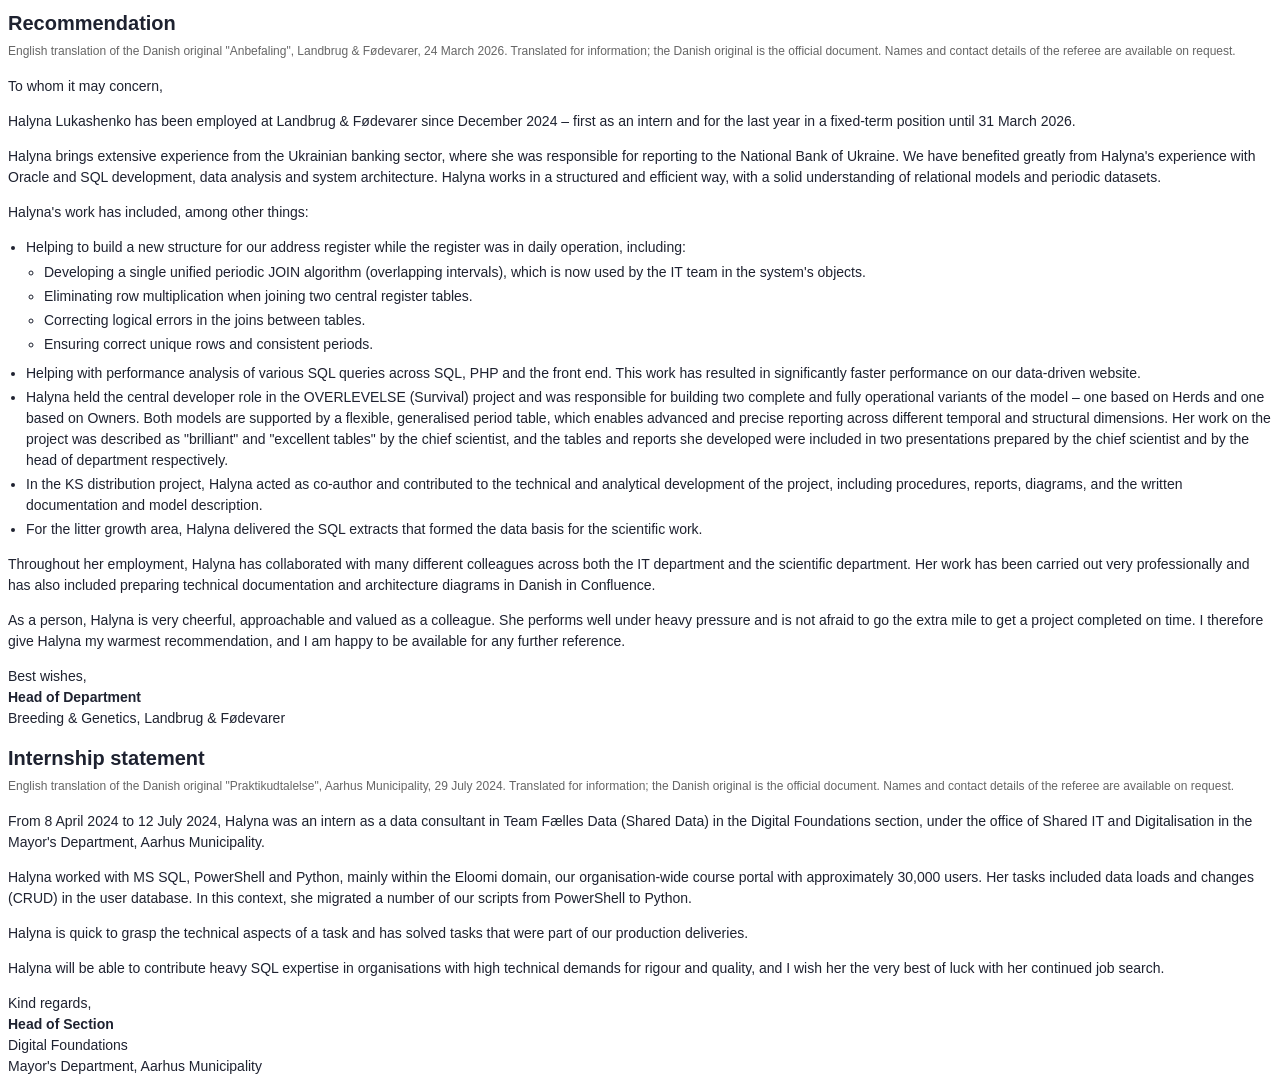
<file: pdf-src/cv/references-en.html>
<!DOCTYPE html><html lang="en"><head><meta charset="UTF-8"><title>References - English translations</title>
<style>@page{size:A4;margin:18mm 20mm}body{font-family:Helvetica,Arial,sans-serif;font-size:10.5pt;line-height:1.5;color:#1e2230}h1{font-size:15pt;margin:0 0 4px}.note{color:#666;font-size:9pt;margin:0 0 16px}.meta{color:#444;margin:0 0 12px}ul{margin:4px 0 8px;padding-left:18px}li{margin-bottom:3px}.sig{margin-top:14px}.page{break-after:page}</style></head><body>
<div class="page">
<h1>Recommendation</h1>
<p class="note">English translation of the Danish original "Anbefaling", Landbrug &amp; Fødevarer, 24 March 2026. Translated for information; the Danish original is the official document. Names and contact details of the referee are available on request.</p>
<p>To whom it may concern,</p>
<p>Halyna Lukashenko has been employed at Landbrug &amp; Fødevarer since December 2024 – first as an intern and for the last year in a fixed-term position until 31 March 2026.</p>
<p>Halyna brings extensive experience from the Ukrainian banking sector, where she was responsible for reporting to the National Bank of Ukraine. We have benefited greatly from Halyna's experience with Oracle and SQL development, data analysis and system architecture. Halyna works in a structured and efficient way, with a solid understanding of relational models and periodic datasets.</p>
<p>Halyna's work has included, among other things:</p>
<ul>
<li>Helping to build a new structure for our address register while the register was in daily operation, including:
<ul><li>Developing a single unified periodic JOIN algorithm (overlapping intervals), which is now used by the IT team in the system's objects.</li>
<li>Eliminating row multiplication when joining two central register tables.</li>
<li>Correcting logical errors in the joins between tables.</li>
<li>Ensuring correct unique rows and consistent periods.</li></ul></li>
<li>Helping with performance analysis of various SQL queries across SQL, PHP and the front end. This work has resulted in significantly faster performance on our data-driven website.</li>
<li>Halyna held the central developer role in the OVERLEVELSE (Survival) project and was responsible for building two complete and fully operational variants of the model – one based on Herds and one based on Owners. Both models are supported by a flexible, generalised period table, which enables advanced and precise reporting across different temporal and structural dimensions. Her work on the project was described as "brilliant" and "excellent tables" by the chief scientist, and the tables and reports she developed were included in two presentations prepared by the chief scientist and by the head of department respectively.</li>
<li>In the KS distribution project, Halyna acted as co-author and contributed to the technical and analytical development of the project, including procedures, reports, diagrams, and the written documentation and model description.</li>
<li>For the litter growth area, Halyna delivered the SQL extracts that formed the data basis for the scientific work.</li>
</ul>
<p>Throughout her employment, Halyna has collaborated with many different colleagues across both the IT department and the scientific department. Her work has been carried out very professionally and has also included preparing technical documentation and architecture diagrams in Danish in Confluence.</p>
<p>As a person, Halyna is very cheerful, approachable and valued as a colleague. She performs well under heavy pressure and is not afraid to go the extra mile to get a project completed on time. I therefore give Halyna my warmest recommendation, and I am happy to be available for any further reference.</p>
<p class="sig">Best wishes,<br><b>Head of Department</b><br>Breeding &amp; Genetics, Landbrug &amp; Fødevarer</p>
</div>
<h1>Internship statement</h1>
<p class="note">English translation of the Danish original "Praktikudtalelse", Aarhus Municipality, 29 July 2024. Translated for information; the Danish original is the official document. Names and contact details of the referee are available on request.</p>
<p>From 8 April 2024 to 12 July 2024, Halyna was an intern as a data consultant in Team Fælles Data (Shared Data) in the Digital Foundations section, under the office of Shared IT and Digitalisation in the Mayor's Department, Aarhus Municipality.</p>
<p>Halyna worked with MS SQL, PowerShell and Python, mainly within the Eloomi domain, our organisation-wide course portal with approximately 30,000 users. Her tasks included data loads and changes (CRUD) in the user database. In this context, she migrated a number of our scripts from PowerShell to Python.</p>
<p>Halyna is quick to grasp the technical aspects of a task and has solved tasks that were part of our production deliveries.</p>
<p>Halyna will be able to contribute heavy SQL expertise in organisations with high technical demands for rigour and quality, and I wish her the very best of luck with her continued job search.</p>
<p class="sig">Kind regards,<br><b>Head of Section</b><br>Digital Foundations<br>Mayor's Department, Aarhus Municipality</p>
</body></html>
</file>
<file: pdf-src/style.css>
/* Shared print styles for the English PDFs (rendered with Chromium page.pdf, A4). */
@page { size: A4; margin: 16mm 17mm 14mm; }
* { box-sizing: border-box; }
body {
  margin: 0;
  font-family: "DejaVu Sans", Arial, sans-serif;
  font-size: 9.6pt;
  line-height: 1.5;
  color: #222;
}
h1, h2, h3 { color: #2563eb; margin: 0; line-height: 1.25; }
h2 { font-size: 15pt; margin: 0 0 5pt; }
h3 { font-size: 11pt; margin: 12pt 0 4pt; }
p { margin: 0 0 7pt; text-align: justify; }
ul { margin: 4pt 0 8pt; padding-left: 12pt; }
li { margin: 0 0 3pt; text-align: justify; }
.page { break-after: page; }
.page:last-child { break-after: auto; }

figure { margin: 8pt auto 6pt; text-align: center; break-inside: avoid; position: relative; }
figure img { display: block; margin: 0 auto; border-radius: 3pt; }
figcaption { font-size: 7.6pt; color: #777; margin-top: 4pt; text-align: center; line-height: 1.4; }
.row { display: flex; gap: 10pt; justify-content: center; align-items: flex-start; }
.row figure { flex: 1 1 0; margin-top: 4pt; }

.shot-s img { height: 55mm; }
.shot-m img { height: 80mm; }
.shot-l img { height: 112mm; }
.shot-w img { width: 125mm; max-width: 100%; }
.shot-xl img { height: 215mm; max-width: 100%; object-fit: contain; }

.example-label { font-size: 7pt; color: #777; letter-spacing: 0.04em; text-transform: uppercase; margin: 8pt 0 2pt; }
.example { background: #f4f6fb; border: 1px solid #d8dde8; padding: 5pt 7pt; margin: 0 0 8pt; }
.example p { margin: 0; text-align: left; }

.warn { color: #dc2626; font-weight: bold; text-align: center; }
.foot-note { font-size: 7.6pt; color: #777; text-align: center; }

/* Draft marker on every screenshot that is still the Danish original.
   Remove class="draft" from <body> once English screenshots are in. */
.draft figure[data-shot]::before {
  content: attr(data-shot) " · Danish placeholder — replace with English screenshot";
  position: absolute; top: -2pt; left: 50%; transform: translateX(-50%);
  z-index: 2; white-space: nowrap;
  background: #f97316; color: #fff; font-size: 6.6pt; font-weight: bold;
  padding: 1.5pt 5pt; border-radius: 3pt;
}
.draft .row figure[data-shot]::before { white-space: normal; width: 90%; }
</file>
